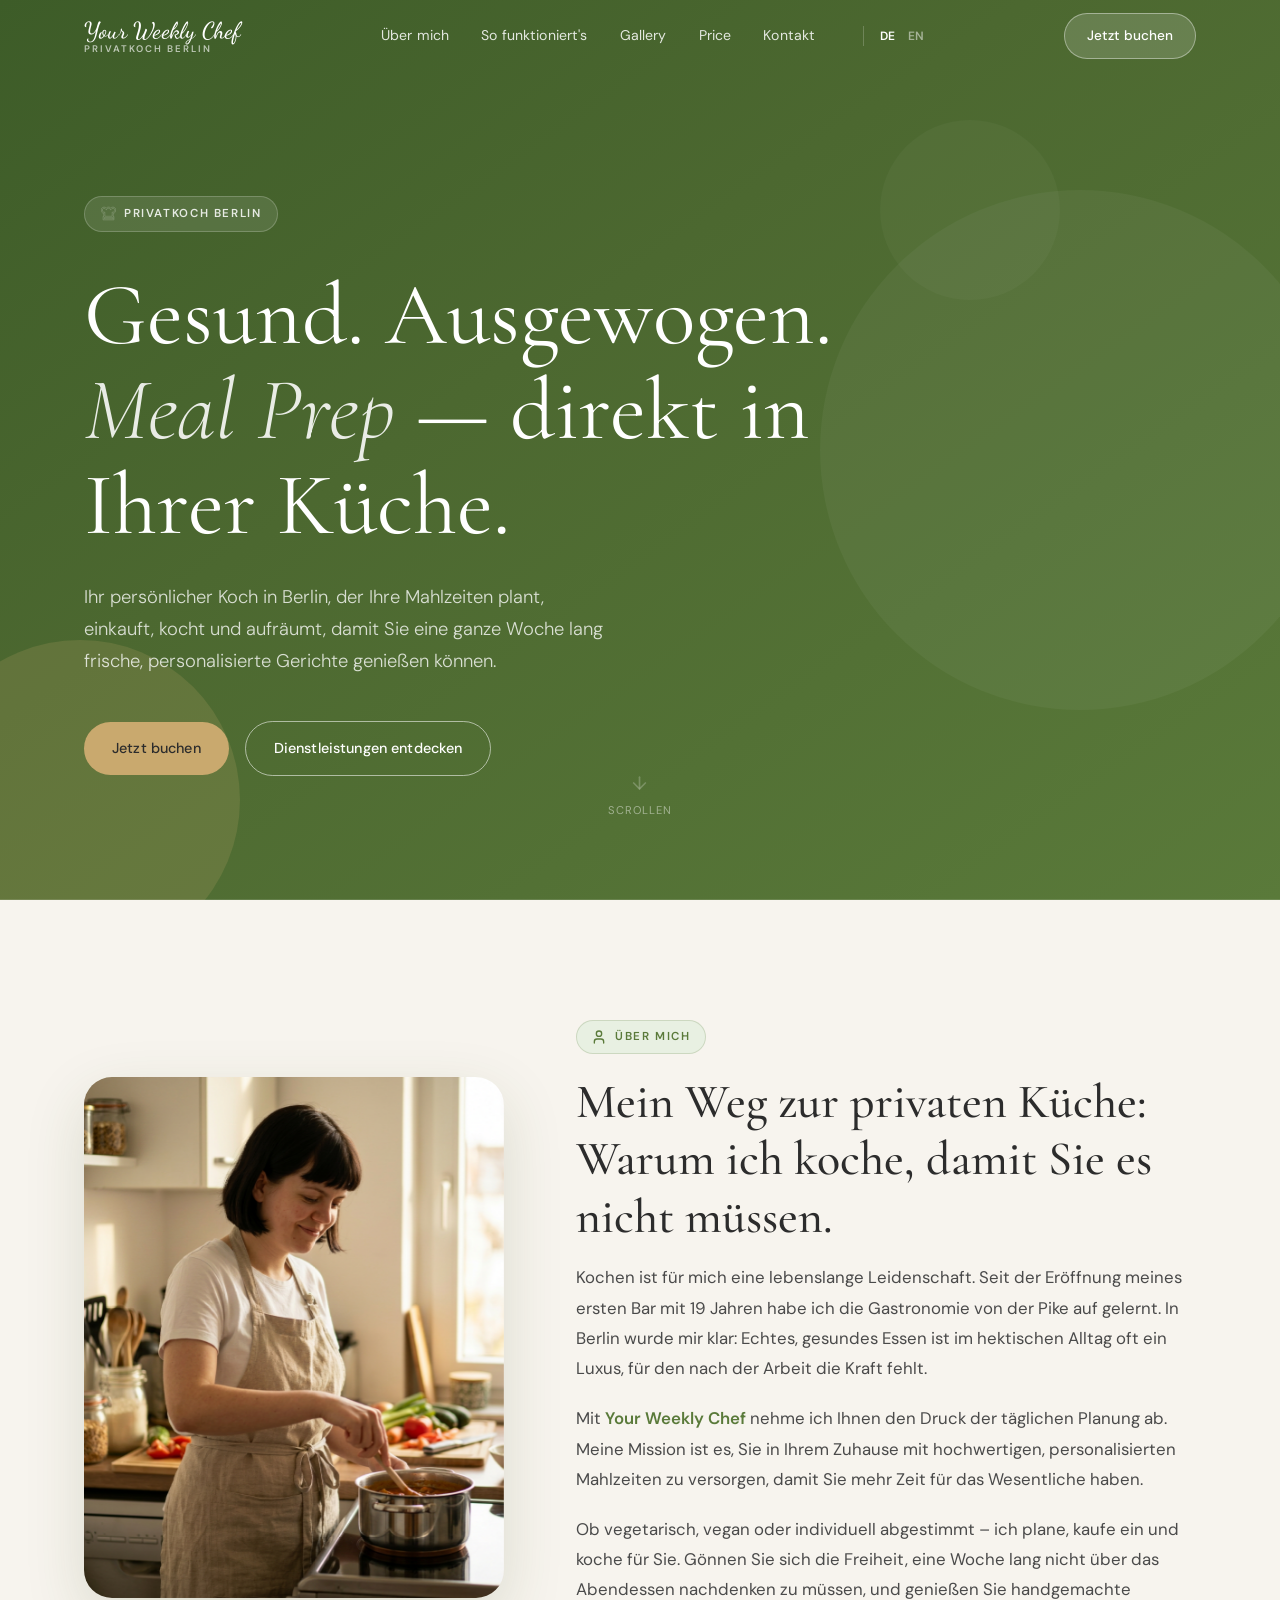
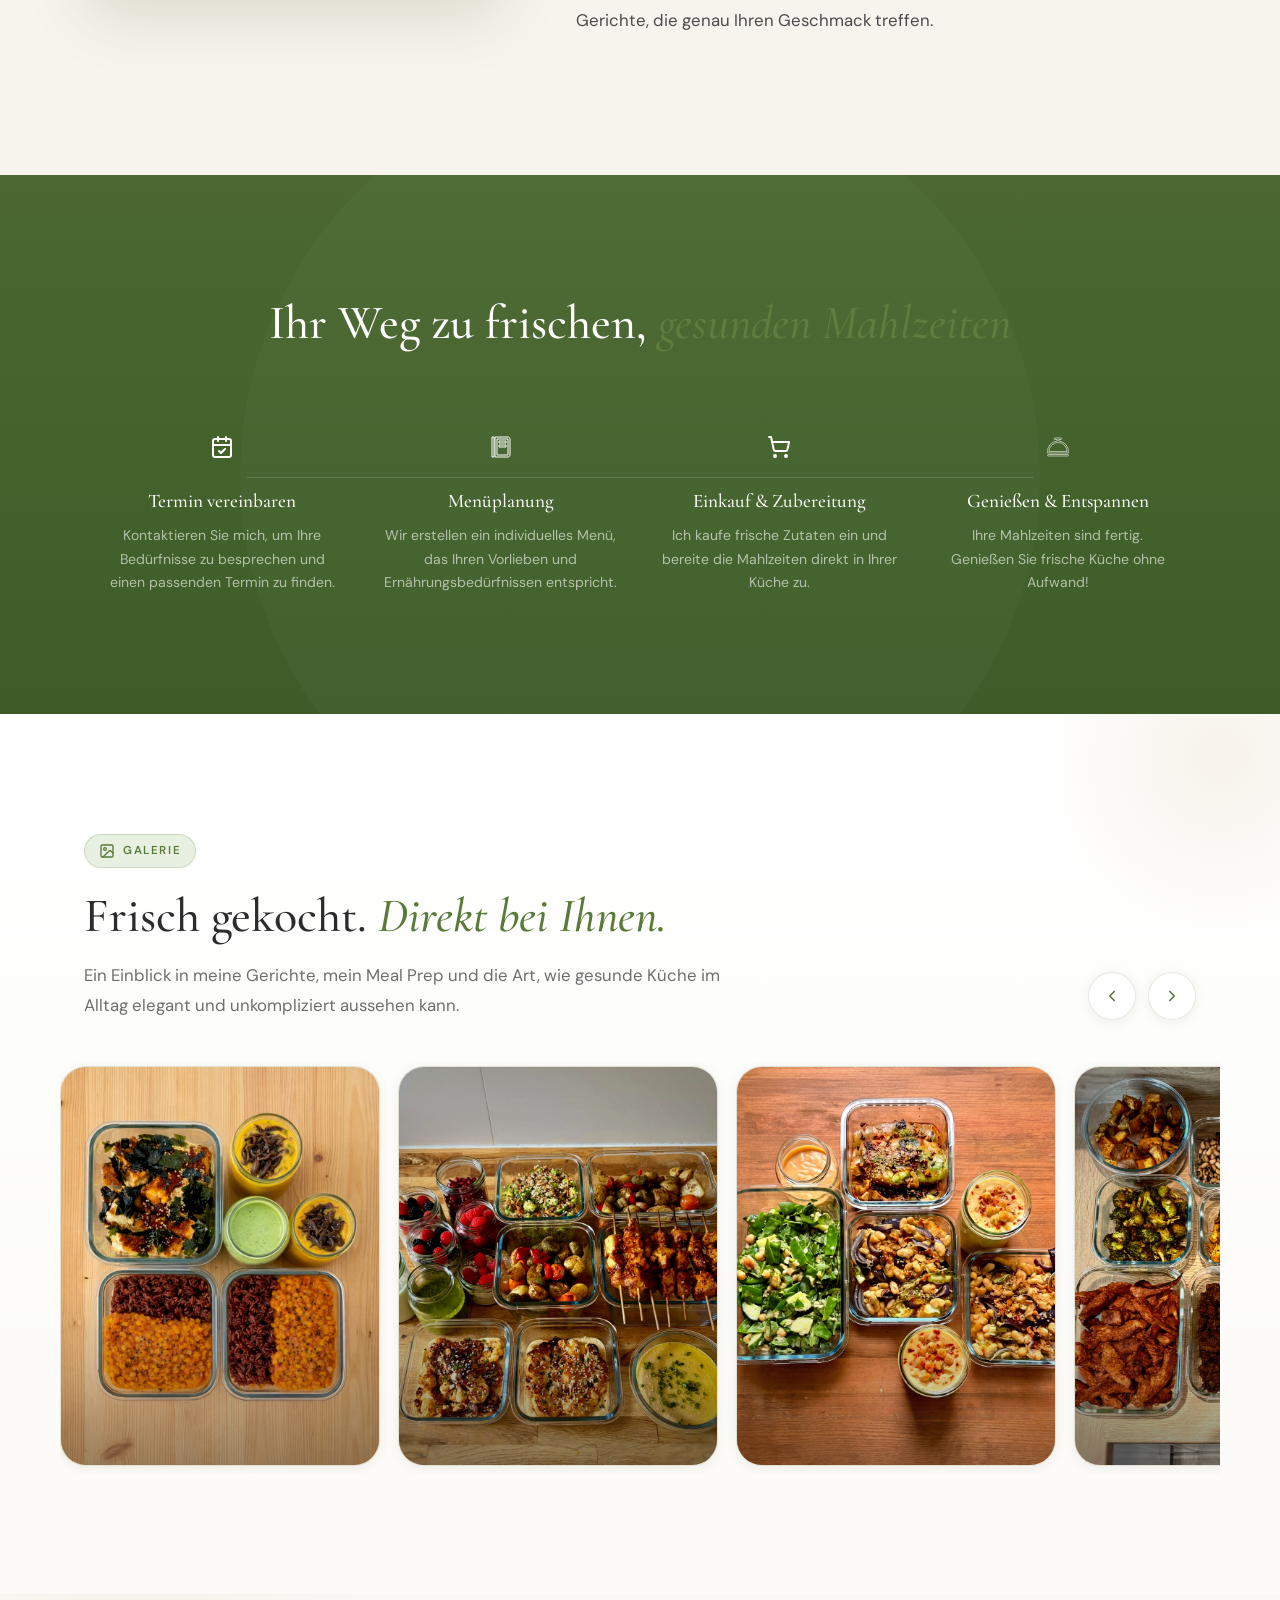
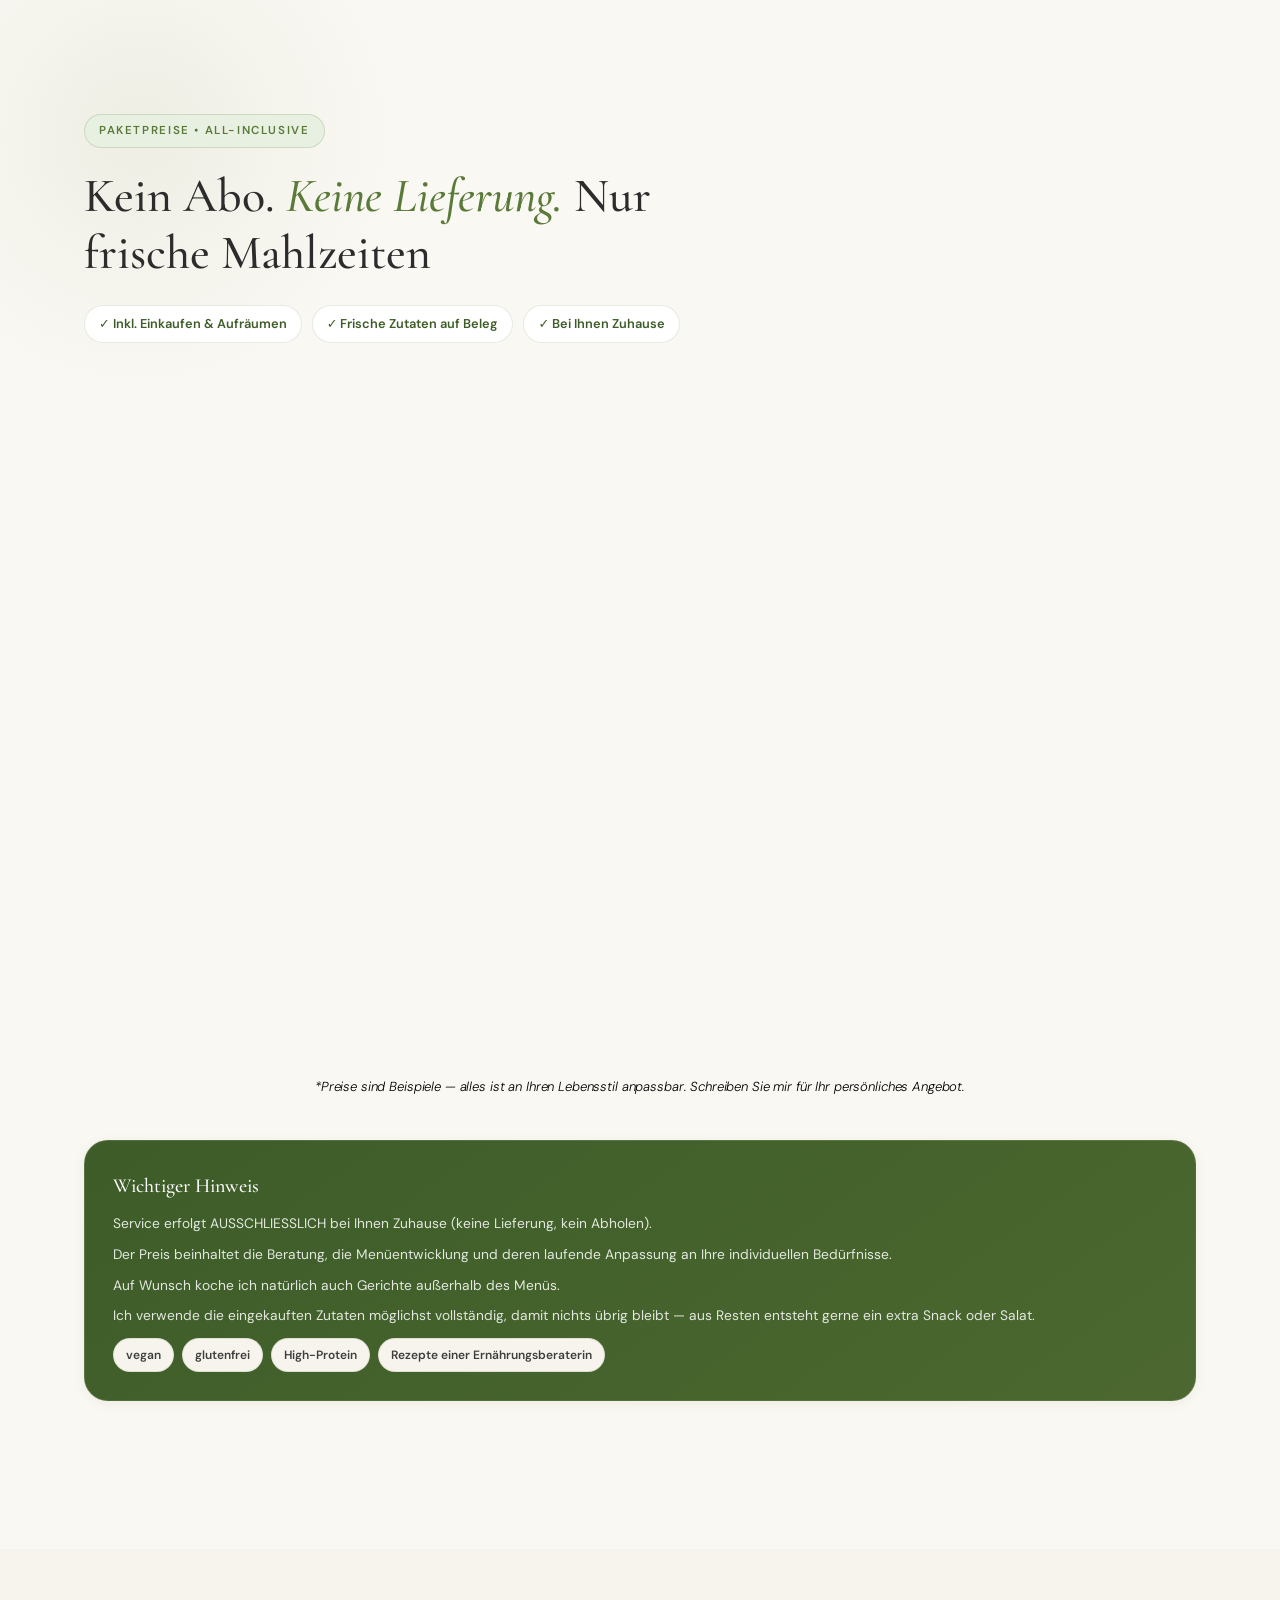
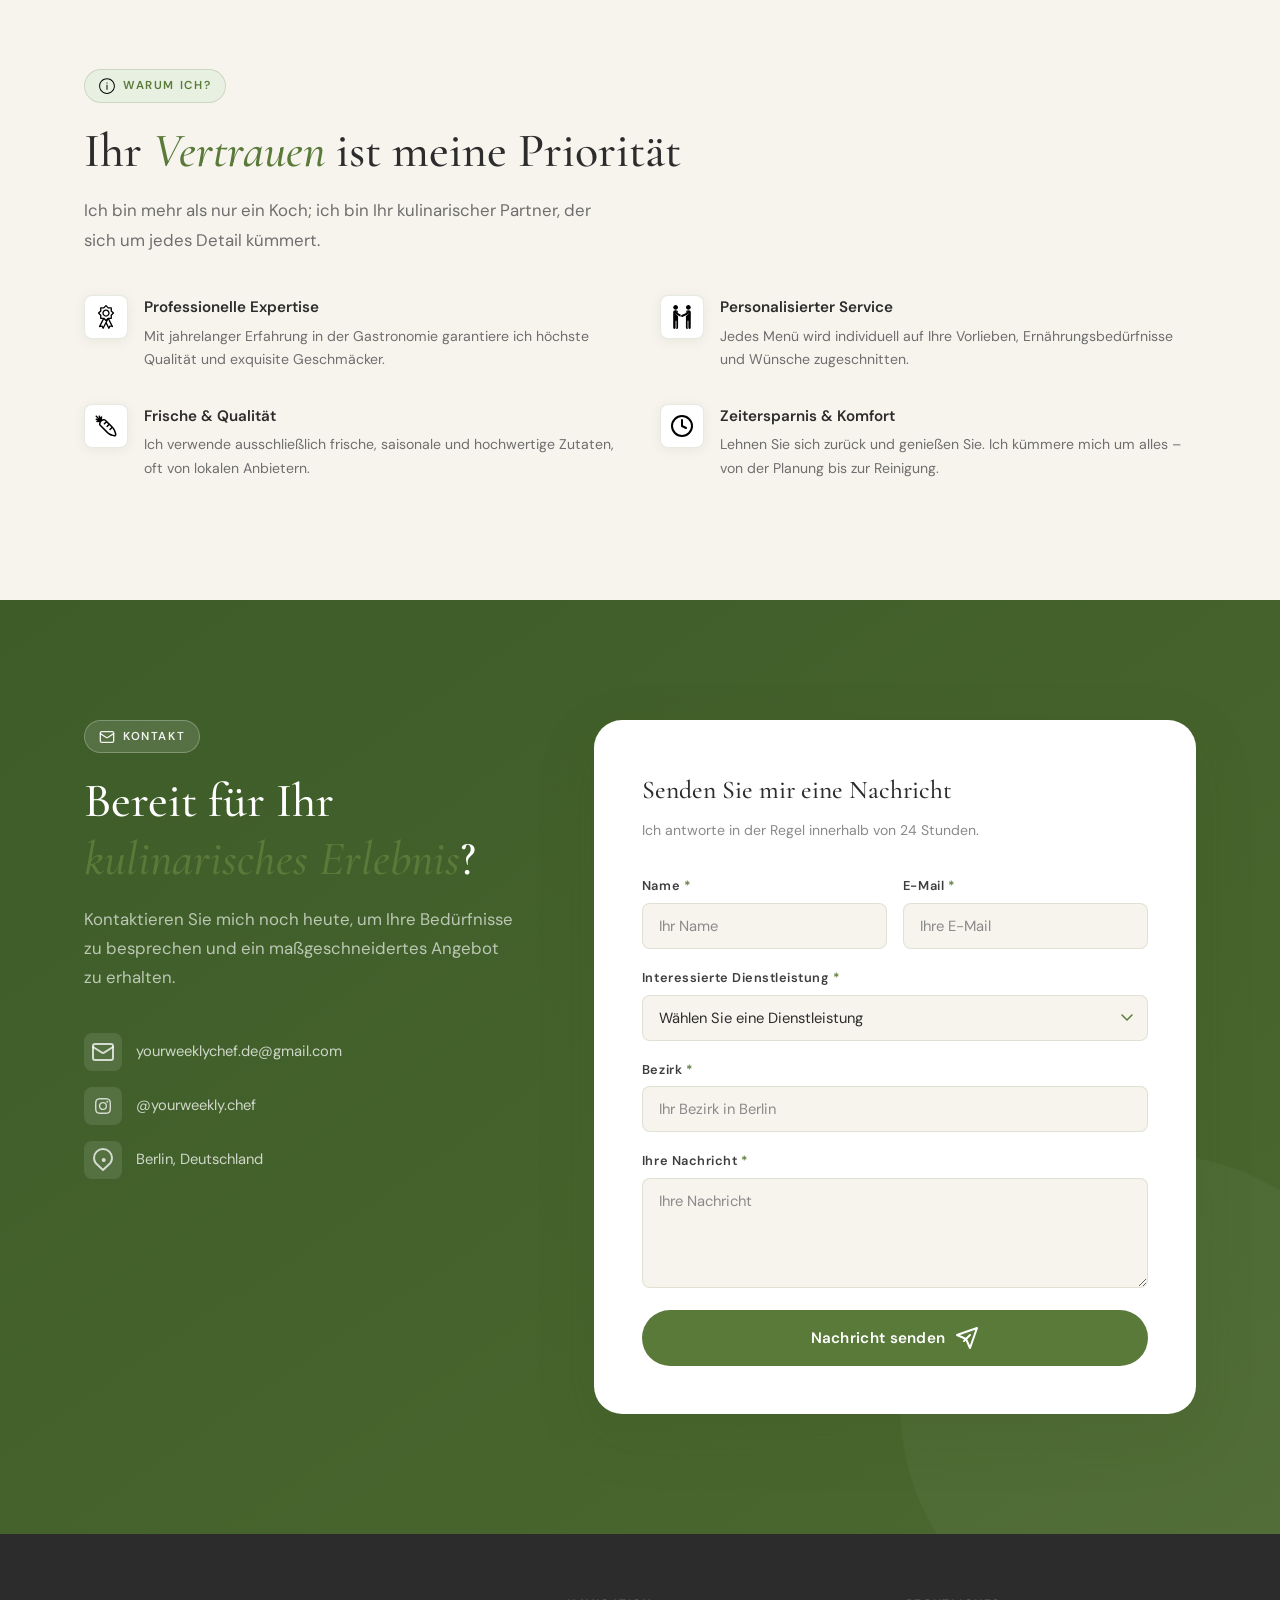
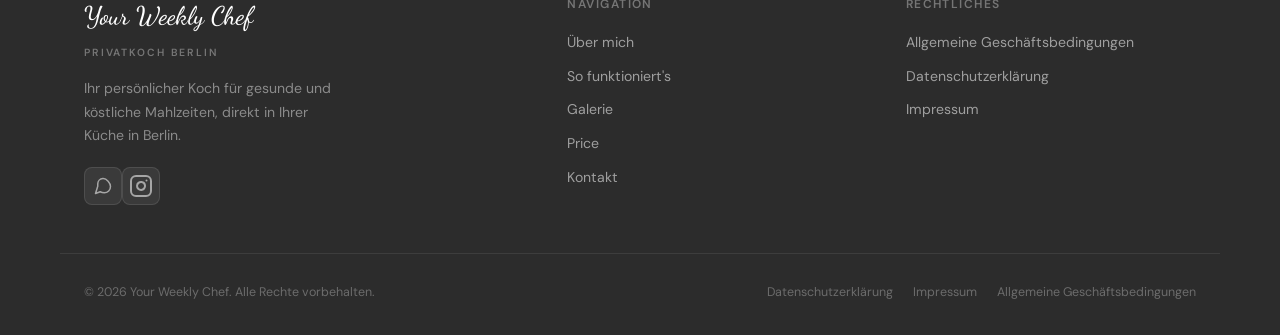
<file: index.html>
<!DOCTYPE html>
<html lang="de">
<head>
  <meta charset="UTF-8" />
  <meta name="viewport" content="width=device-width, initial-scale=1.0" />
  <title>Your Weekly Chef — Privatkoch & Personal Chef Berlin</title>
  <link rel="icon" type="image/png" href="/favicon.png">
  <meta name="description" content="Your Weekly Chef bietet exklusive Privatkoch- und Personal Chef-Dienste in Berlin. Genießen Sie maßgeschneiderte Menüs, Einkauf und Kochen direkt bei Ihnen zu Hause. Buchen Sie jetzt Ihren persönlichen Koch!" />
  <link rel="stylesheet" href="/fonts/fonts.css" />

  <style>
    /* ─── CSS Variables ─────────────────────────────────────────── */
    :root {
      --green-dark:    #3D5C28;
      --green-mid:     #4A6B2F;
      --green-main:    #5A7A3A;
      --green-light:   #6B8F47;
      --green-muted:   #7A9A55;
      --green-hero:    #4C6830;
      --tan:           #C9A96E;
      --tan-light:     #D4B882;
      --tan-pale:      #EDD9B0;
      --mint:          #E8F0E2;
      --mint-mid:      #D6E8CC;
      --cream:         #F7F4EE;
      --cream-dark:    #EDE8DF;
      --white:         #FFFFFF;
      --charcoal:      #2C2C2C;
      --charcoal-mid:  #3E3E3E;
      --text-body:     #4A4A4A;
      --text-light:    #6E6E6E;
      --text-muted:    #8A8A8A;
      --border:        rgba(90,122,58,0.15);
      --shadow-sm:     0 2px 12px rgba(60,80,30,0.08);
      --shadow-md:     0 8px 32px rgba(60,80,30,0.12);
      --shadow-lg:     0 20px 60px rgba(60,80,30,0.15);
      --radius-sm:     8px;
      --radius-md:     16px;
      --radius-lg:     28px;
      --radius-xl:     48px;
      --radius-full:   9999px;
      --font-serif:    'Cormorant Garamond', Georgia, serif;
      --font-sans:     'DM Sans', system-ui, sans-serif;
      --font-script:   'Dancing Script', cursive;
      --transition:    0.3s cubic-bezier(0.4, 0, 0.2, 1);
    }

    /* ─── Reset & Base ──────────────────────────────────────────── */
    *, *::before, *::after { box-sizing: border-box; margin: 0; padding: 0; }

    html {
      scroll-behavior: smooth;
      font-size: 16px;
    }

    body {
      font-family: var(--font-sans);
      color: var(--text-body);
      background: var(--cream);
      line-height: 1.7;
      overflow-x: hidden;
    }

    img { display: block; max-width: 100%; }
    a { text-decoration: none; color: inherit; }
    button { cursor: pointer; font-family: var(--font-sans); border: none; }
    ul { list-style: none; }

    /* ─── Utility ───────────────────────────────────────────────── */
    .container {
      width: 100%;
      max-width: 1160px;
      margin: 0 auto;
      padding: 0 24px;
    }

    .section-label {
      display: inline-flex;
      align-items: center;
      gap: 8px;
      font-family: var(--font-sans);
      font-size: 0.72rem;
      font-weight: 600;
      letter-spacing: 0.14em;
      text-transform: uppercase;
      color: var(--green-main);
      background: var(--mint);
      border: 1px solid rgba(90,122,58,0.2);
      padding: 6px 14px;
      border-radius: var(--radius-full);
      margin-bottom: 20px;
    }

    .section-label--white {
      color: rgba(255,255,255,0.9);
      background: rgba(255,255,255,0.12);
      border-color: rgba(255,255,255,0.25);
    }

    .section-title {
      font-family: var(--font-serif);
      font-size: clamp(2rem, 4vw, 3rem);
      font-weight: 500;
      line-height: 1.2;
      color: var(--charcoal);
      margin-bottom: 16px;
    }

    .section-title em {
      font-style: italic;
      color: var(--green-main);
    }

    .section-subtitle {
      font-size: 1.05rem;
      color: var(--text-light);
      max-width: 540px;
      line-height: 1.75;
    }

    .btn {
      display: inline-flex;
      align-items: center;
      gap: 8px;
      padding: 14px 28px;
      border-radius: var(--radius-full);
      font-size: 0.9rem;
      font-weight: 500;
      letter-spacing: 0.01em;
      transition: var(--transition);
      white-space: nowrap;
    }

    .btn-primary {
      background: var(--tan);
      color: var(--charcoal);
    }
    .btn-primary:hover {
      background: var(--tan-light);
      transform: translateY(-1px);
      box-shadow: 0 6px 20px rgba(201,169,110,0.4);
    }

    .btn-outline {
      background: transparent;
      color: var(--white);
      border: 1.5px solid rgba(255,255,255,0.55);
    }
    .btn-outline:hover {
      background: rgba(255,255,255,0.1);
      border-color: rgba(255,255,255,0.8);
    }

    .btn-green {
      background: var(--green-main);
      color: var(--white);
    }
    .btn-green:hover {
      background: var(--green-dark);
      transform: translateY(-1px);
      box-shadow: 0 6px 20px rgba(90,122,58,0.35);
    }

    .btn-outline-green {
      background: transparent;
      color: var(--green-main);
      border: 1.5px solid var(--green-main);
    }
    .btn-outline-green:hover {
      background: var(--green-main);
      color: var(--white);
    }

    /* ─── Navigation ────────────────────────────────────────────── */
    .nav {
      position: fixed;
      top: 0;
      left: 0;
      right: 0;
      z-index: 100;
      padding: 0 24px;
      transition: var(--transition);
    }

    .nav.scrolled {
      background: rgba(76,104,48,0.97);
      backdrop-filter: blur(12px);
      box-shadow: 0 2px 20px rgba(0,0,0,0.15);
    }

    .nav__inner {
      max-width: 1160px;
      margin: 0 auto;
      height: 72px;
      display: flex;
      align-items: center;
      justify-content: space-between;
      gap: 24px;
    }

    .nav__logo {
      display: flex;
      flex-direction: column;
      line-height: 1;
    }

    .nav__logo-script {
      font-family: var(--font-script);
      font-size: 1.45rem;
      color: var(--white);
      letter-spacing: 0.01em;
    }

    .nav__logo-sub {
      font-family: var(--font-sans);
      font-size: 0.6rem;
      font-weight: 600;
      letter-spacing: 0.2em;
      text-transform: uppercase;
      color: rgba(255,255,255,0.65);
      margin-top: 2px;
    }

    .nav__links {
      display: flex;
      align-items: center;
      gap: 32px;
    }

    .nav__links a {
      font-size: 0.88rem;
      font-weight: 400;
      color: rgba(255,255,255,0.85);
      letter-spacing: 0.01em;
      transition: color var(--transition);
      position: relative;
    }

    .nav__links a::after {
      content: '';
      position: absolute;
      bottom: -3px;
      left: 0;
      width: 0;
      height: 1px;
      background: var(--tan);
      transition: width var(--transition);
    }

    .nav__links a:hover {
      color: var(--white);
    }

    .nav__links a:hover::after {
      width: 100%;
    }

    .nav__cta {
      background: rgba(255,255,255,0.15);
      color: var(--white);
      border: 1.5px solid rgba(255,255,255,0.4);
      padding: 10px 22px;
      border-radius: var(--radius-full);
      font-size: 0.85rem;
      font-weight: 500;
      transition: var(--transition);
    }

    .nav__cta:hover {
      background: var(--tan);
      border-color: var(--tan);
      color: var(--charcoal);
    }

    .nav__hamburger {
      display: none;
      flex-direction: column;
      gap: 5px;
      background: none;
      padding: 4px;
    }

    .nav__hamburger span {
      display: block;
      width: 24px;
      height: 2px;
      background: var(--white);
      border-radius: 2px;
      transition: var(--transition);
    }

    .nav__mobile {
      display: none;
      position: fixed;
      top: 72px;
      left: 0;
      right: 0;
      background: rgba(60,85,35,0.98);
      backdrop-filter: blur(12px);
      padding: 24px;
      z-index: 99;
      flex-direction: column;
      gap: 4px;
      border-top: 1px solid rgba(255,255,255,0.1);
    }

    .nav__mobile.open { display: flex; }

    .nav__mobile a {
      color: rgba(255,255,255,0.85);
      font-size: 1rem;
      padding: 12px 0;
      border-bottom: 1px solid rgba(255,255,255,0.08);
      transition: color var(--transition);
    }

    .nav__mobile a:hover { color: var(--tan); }

    .nav__mobile .btn-primary {
      margin-top: 12px;
      text-align: center;
      justify-content: center;
    }

    /* ─── Hero ──────────────────────────────────────────────────── */
    .hero {
      min-height: 100vh;
      background: linear-gradient(145deg, #3D5C28 0%, #4C6830 40%, #5A7A3A 100%);
      position: relative;
      display: flex;
      align-items: center;
      overflow: hidden;
      padding-top: 72px;
    }

    .hero__orb-1 {
      position: absolute;
      width: 520px;
      height: 520px;
      border-radius: 50%;
      background: rgba(255,255,255,0.045);
      right: -60px;
      top: 50%;
      transform: translateY(-50%);
      pointer-events: none;
    }

    .hero__orb-2 {
      position: absolute;
      width: 320px;
      height: 320px;
      border-radius: 50%;
      background: rgba(201,169,110,0.18);
      left: -80px;
      bottom: -60px;
      pointer-events: none;
    }

    .hero__orb-3 {
      position: absolute;
      width: 180px;
      height: 180px;
      border-radius: 50%;
      background: rgba(255,255,255,0.03);
      right: 220px;
      top: 120px;
      pointer-events: none;
    }

    .hero__divider {
      position: absolute;
      bottom: 0;
      left: 0;
      right: 0;
      height: 1px;
      background: rgba(255,255,255,0.12);
    }

    .hero__inner {
      position: relative;
      z-index: 2;
      padding: 80px 24px;
      max-width: 1160px;
      margin: 0 auto;
      width: 100%;
    }

    .hero__badge {
      display: inline-flex;
      align-items: center;
      gap: 8px;
      font-size: 0.72rem;
      font-weight: 600;
      letter-spacing: 0.14em;
      text-transform: uppercase;
      color: rgba(255,255,255,0.85);
      background: rgba(255,255,255,0.1);
      border: 1px solid rgba(255,255,255,0.2);
      padding: 7px 16px;
      border-radius: var(--radius-full);
      margin-bottom: 36px;
    }

    .hero__badge svg {
      opacity: 0.8;
    }

    .hero__title {
      font-family: var(--font-serif);
      font-size: clamp(3rem, 7vw, 5.5rem);
      font-weight: 400;
      line-height: 1.08;
      color: var(--white);
      margin-bottom: 28px;
      max-width: 820px;
    }

    .hero__title em {
      font-style: italic;
      font-weight: 300;
      color: rgba(255,255,255,0.88);
    }

    .hero__subtitle {
      font-size: clamp(1rem, 2vw, 1.15rem);
      color: rgba(255,255,255,0.78);
      max-width: 520px;
      line-height: 1.75;
      margin-bottom: 44px;
      font-weight: 300;
    }

    .hero__actions {
      display: flex;
      align-items: center;
      gap: 16px;
      flex-wrap: wrap;
    }

    .hero__scroll {
      position: absolute;
      bottom: 36px;
      left: 50%;
      transform: translateX(-50%);
      display: flex;
      flex-direction: column;
      align-items: center;
      gap: 8px;
      color: rgba(255,255,255,0.45);
      font-size: 0.7rem;
      letter-spacing: 0.1em;
      text-transform: uppercase;
      z-index: 2;
      animation: bounce 2.5s ease-in-out infinite;
    }

    .hero__scroll svg { opacity: 0.5; }

    @keyframes bounce {
      0%, 100% { transform: translateX(-50%) translateY(0); }
      50% { transform: translateX(-50%) translateY(6px); }
    }

/* ─── About ─────────────────────────────────────────────────── */
.about {
  padding: 120px 0;
  background: var(--cream);
}

.about__inner {
  display: grid;
  grid-template-columns: minmax(280px, 420px) 1fr;
  gap: 72px;
  align-items: center;
}

.about__visual {
  position: relative;
  width: 100%;
  max-width: 420px;
}

.about__photo-wrap {
  position: relative;
  width: 100%;

  border-radius: var(--radius-lg);
  overflow: hidden;
  background: var(--cream-dark);
  box-shadow: var(--shadow-lg);
  display: flex;
  align-items: center;
  justify-content: center;
  isolation: isolate;
}

.about__chef-photo {
  position: relative;
  z-index: 2;
  width: 100%;
  height: 100%;
  object-fit: cover;
  object-position: top;
  display: block;
  animation: photoReveal 0.8s cubic-bezier(0.22, 1, 0.36, 1) forwards;
}

@keyframes photoReveal {
  0% {
    opacity: 0;
    transform: scale(0.98);
  }
  100% {
    opacity: 1;
    transform: scale(1);
  }
}

.about__content {
  min-width: 0;
}

.about .section-subtitle {
  font-size: 1.05rem;
  color: var(--text-body);
  line-height: 1.8;
  max-width: 62ch;
  margin-bottom: 20px;
}

.about__text {
  font-size: 1.05rem;
  color: var(--text-body);
  line-height: 1.8;
  margin-bottom: 20px;
  max-width: 62ch;
}

.about__text strong {
  color: var(--green-main);
  font-weight: 600;
}

@media (max-width: 1024px) {
  .about__inner {
    grid-template-columns: 1fr;
    gap: 48px;
  }

  .about__visual {
    margin: 0 auto;
    max-width: 420px;
  }

  .about__photo-wrap {

    max-height: 340px;
  }
}

@media (max-width: 768px) {
  .about {
    padding: 88px 0;
    background: var(--white);
  }

  .about__inner {
    gap: 36px;
  }

  .about__visual {
    max-width: 320px;
    width: 100%;
    margin: 0 auto;
  }

  .about__photo-wrap {

    background: var(--white);
    box-shadow: none;
    border: 1px solid var(--border);
  }

  .about .section-subtitle,
  .about__text {
    font-size: 1rem;
    line-height: 1.75;
    max-width: 100%;
  }
}

@media (max-width: 480px) {
  .about__visual {
    max-width: 280px;
  }

  .about__photo-wrap {
    border-radius: 22px;
  }
}








    /* ─── How It Works ──────────────────────────────────────────── */
    .how {
      padding: 120px 0;
      background: linear-gradient(180deg, var(--green-hero) 0%, var(--green-dark) 100%);
      position: relative;
      overflow: hidden;
    }

    .how::before {
      content: '';
      position: absolute;
      top: -100px;
      left: 50%;
      transform: translateX(-50%);
      width: 800px;
      height: 800px;
      border-radius: 50%;
      background: rgba(255,255,255,0.025);
      pointer-events: none;
    }

    .how__header {
      text-align: center;
      margin-bottom: 72px;
    }

    .how__header .section-title {
      color: var(--white);
    }

    .how__header .section-subtitle {
      color: rgba(255,255,255,0.65);
      margin: 0 auto;
    }

    .how__steps {
      display: grid;
      grid-template-columns: repeat(4, 1fr);
      gap: 2px;
      position: relative;
    }

    .how__connector {
      position: absolute;
      top: 52px;
      left: calc(12.5% + 24px);
      right: calc(12.5% + 24px);
      height: 1px;
      background: rgba(255,255,255,0.15);
      z-index: 0;
    }

    .how__step {
      position: relative;
      z-index: 1;
      display: flex;
      flex-direction: column;
      align-items: center;
      text-align: center;
      padding: 0 20px;
    }

    .how__step-icon {
      font-size: 1.8rem;
      margin-bottom: 16px;
    }

    .how__step-title {
      font-family: var(--font-serif);
      font-size: 1.2rem;
      font-weight: 500;
      color: var(--white);
      margin-bottom: 10px;
      line-height: 1.3;
    }

    .how__step-text {
      font-size: 0.88rem;
      color: rgba(255,255,255,0.6);
      line-height: 1.65;
    }



    /* ─── Gallery ─────────────────────────────────────────────── */
    .gallery {
      padding: 120px 0;
      background: linear-gradient(180deg, var(--white) 0%, #fbfaf7 100%);
      position: relative;
      overflow: hidden;
    }

    .gallery::before {
      content: '';
      position: absolute;
      top: -140px;
      right: -120px;
      width: 360px;
      height: 360px;
      border-radius: 50%;
      background: radial-gradient(circle, rgba(201,169,110,0.14) 0%, rgba(201,169,110,0) 70%);
      pointer-events: none;
    }

    .gallery__top {
      display: flex;
      align-items: flex-end;
      justify-content: space-between;
      gap: 24px;
      margin-bottom: 42px;
    }

    .gallery__header .section-subtitle {
      max-width: 640px;
    }

    .gallery__controls {
      display: flex;
      align-items: center;
      gap: 12px;
      flex-shrink: 0;
    }

    .gallery__nav {
      width: 48px;
      height: 48px;
      border-radius: 50%;
      background: var(--white);
      border: 1px solid var(--border);
      color: var(--green-main);
      display: inline-flex;
      align-items: center;
      justify-content: center;
      box-shadow: var(--shadow-sm);
      transition: var(--transition);
    }

    .gallery__nav:hover {
      background: var(--green-main);
      color: var(--white);
      border-color: var(--green-main);
      transform: translateY(-2px);
      box-shadow: var(--shadow-md);
    }

    .gallery__viewport {
      overflow-x: auto;
      overflow-y: hidden;
      scroll-snap-type: x mandatory;
      margin: 0 -24px;
      padding: 4px 24px 8px;
      scrollbar-width: none;
    }

    .gallery__viewport::-webkit-scrollbar { display: none; }

    .gallery__grid {
      display: flex;
      gap: 18px;
      width: max-content;
    }

    .gallery__card {
      position: relative;
      overflow: hidden;
      border-radius: 26px;
      background: var(--cream-dark);
      border: 1px solid rgba(90,122,58,0.08);
      box-shadow: var(--shadow-sm);
      isolation: isolate;
      flex: 0 0 auto;
      width: min(78vw, 320px);
      aspect-ratio: 4 / 5;
      scroll-snap-align: start;
    }

    .gallery__media {
      position: absolute;
      inset: 0;
    }

    .gallery__media img {
      width: 100%;
      height: 100%;
      object-fit: cover;
      filter: saturate(1.06) contrast(1.03);
      transition: transform 0.8s ease, filter 0.6s ease;
    }

    .gallery__card::after {
      content: '';
      position: absolute;
      inset: 0;
      background: linear-gradient(180deg, rgba(20,20,20,0) 0%, rgba(20,20,20,0.02) 55%, rgba(20,20,20,0.38) 100%);
      z-index: 1;
      pointer-events: none;
    }

    .gallery__card:hover img {
      transform: scale(1.06);
    }

    .gallery__overlay {
      position: absolute;
      left: 18px;
      right: 18px;
      bottom: 18px;
      z-index: 2;
    }

    .gallery__caption {
      color: var(--white);
      font-size: 0.92rem;
      line-height: 1.4;
      max-width: 40ch;
    }

    .gallery__caption:empty { display: none; }
  /* ─── Pricing ─────────────────────────────────────────────── */
    .pricing { padding: 120px 0; background: #FAF8F3; position: relative; overflow: hidden; }
    .pricing::before { content:''; position:absolute; left:-120px; top:-120px; width:520px; height:520px; border-radius:50%; background: radial-gradient(circle, rgba(90,122,58,0.08) 0%, rgba(90,122,58,0) 70%); pointer-events:none; }
    .pricing__header { text-align: left; max-width: 720px; margin-bottom: 56px; }
    .pricing__header .section-title { max-width: 640px; }
    .pricing__header .section-title em { color: var(--green-main); }
    .pricing__header .section-subtitle { max-width: 640px; margin-top: 8px; }
    .pricing__valueprop { display:flex; gap:10px; margin-top:22px; flex-wrap:wrap; }
    .pricing__valueprop span { display:inline-flex; align-items:center; gap:8px; font-size:0.8rem; font-weight:600; padding:7px 14px; border-radius:999px; background:var(--white); border:1px solid var(--border); color:var(--green-dark); }
    .pricing__packages { display:grid; grid-template-columns: repeat(2, 1fr); gap:20px; align-items:stretch; margin-bottom: 28px; }
    .pkg-card { position:relative; background:var(--white); border-radius:32px; border:1.5px solid rgba(90,122,58,0.12); padding:36px 32px 32px; box-shadow: var(--shadow-sm); transition: var(--transition); overflow:hidden; display:flex; flex-direction:column; }
    .pkg-card:hover { transform: translateY(-4px); box-shadow: var(--shadow-lg); border-color: rgba(90,122,58,0.22); }
    .pkg-card--popular { border-color: var(--tan); background: linear-gradient(180deg, #FFFEFB 0%, #FFFFFF 100%); box-shadow: 0 18px 50px rgba(201,169,110,0.18); }
    .pkg-card--popular::before { content:''; position:absolute; top:0; left:0; right:0; height:4px; background: linear-gradient(90deg, var(--tan), var(--tan-light)); }
    .pkg-card__badge { position:absolute; top:18px; right:18px; background: var(--tan); font-size:0.68rem; font-weight:700; letter-spacing:0.08em; text-transform:uppercase; padding:6px 12px; border-radius:999px; }
    .pkg-card__top { display:flex; justify-content:space-between; align-items:center; margin-bottom:18px; }
    .pkg-card__label { font-size:0.72rem; font-weight:700; letter-spacing:0.14em; text-transform:uppercase; color: var(--green-main); background: var(--mint); border:1px solid rgba(90,122,58,0.18); padding:6px 12px; border-radius:999px; }
    .pkg-card--popular .pkg-card__label { background: var(--charcoal); color: var(--tan-pale);  }
    .pkg-card__persons { font-family: var(--font-serif); font-size:1.55rem; font-weight:500; color: var(--charcoal); line-height:1; }
    .pkg-card__price-row { display:flex; align-items:baseline; gap:12px; flex-wrap:wrap; margin-bottom:18px; }
    .pkg-card__price { font-family: var(--font-serif); font-size: clamp(2.8rem, 5vw, 4rem); line-height:0.9; font-weight:500; color: var(--charcoal); }
    .pkg-card__price span { font-size:0.55em; font-weight:400; margin-left:2px; }
    .pkg-card__price-note { font-size:0.85rem; color: var(--text-muted); background: var(--cream); padding:5px 12px; border-radius:999px; border:1px solid var(--border); }
    .pkg-card__breakdown { display:flex; gap:8px; flex-wrap:wrap; margin-bottom:22px; }
    .pkg-card__breakdown-item { display:inline-flex; align-items:center; gap:6px; font-size:0.78rem; font-weight:500; color: var(--text-body); background: #F7F4EE; border:1px dashed rgba(90,122,58,0.2); padding:8px 12px; border-radius:999px; }
    .pkg-card__breakdown-item strong { color: var(--charcoal); font-weight:700; }
    .pkg-card__breakdown-plus { display:inline-flex; align-items:center; justify-content:center; width:28px; height:28px; border-radius:50%; background: var(--white); border:1px solid var(--border); color: var(--text-muted); font-weight:700; font-size:0.9rem; }
    .pkg-card__includes-title { font-size:0.72rem; font-weight:700; letter-spacing:0.12em; text-transform:uppercase; color: var(--text-muted); margin-bottom:12px; }
    .pkg-card__list { display:grid; gap:10px; margin-bottom:24px; flex:1; }
    .pkg-card__list li { display:flex; align-items:flex-start; gap:10px; font-size:0.92rem; color: var(--text-body); line-height:1.5; }
    .pkg-card__check { width:22px; height:22px; border-radius:50%; background: var(--mint); border:1px solid rgba(90,122,58,0.18); display:flex; align-items:center; justify-content:center; color: var(--green-main); flex-shrink:0; margin-top:1px; }
    .pkg-card__muted { font-size:0.82rem; color: var(--text-muted); background: var(--cream); border-radius:14px; padding:12px 14px; border:1px solid var(--border); line-height:1.6; margin-bottom:20px; }
    .pkg-card__cta { width:100%; justify-content:center; padding:15px; font-size:0.92rem; font-weight:600; margin-top:auto; }
    .pricing__note { position:relative; z-index:1; display:block; width:100%; margin:10px 0 44px; color:black; font-size:clamp(0.62rem, 2.6vw, 0.82rem); font-style:italic; line-height:1.4; letter-spacing:-0.01em; text-align:center; }
    /* Info grid */
    .pricing__info-grid { display:grid; grid-template-columns: 1fr; gap:24px; margin-bottom:28px; }
    .info-card { min-width:0; background:var(--white); border-radius:24px; border:1px solid var(--border); padding:28px; box-shadow: var(--shadow-sm); }
    .info-card--dark { background: linear-gradient(145deg, var(--green-dark) 0%, var(--green-hero) 100%); color:var(--white); border-color: rgba(255,255,255,0.1); }
    .info-card h4 { font-family: var(--font-serif); font-size:1.25rem; font-weight:500; color: var(--charcoal); margin-bottom:10px; }
    .info-card--dark h4 { color: var(--white); }
    .info-card p { font-size:0.88rem; color: var(--text-light); line-height:1.7; margin-bottom:14px; }
    .info-card--dark p { color: rgba(255,255,255,0.72); }
    .info-card__list { display:grid; gap:10px; }
    .info-card__list li { display:flex; gap:10px; font-size:0.86rem; line-height:1.5; }
    .info-card__list li span:first-child { color: var(--green-main); font-weight:700; }
    .info-card--dark .info-card__list li { color: rgba(255,255,255,0.85); }
    .info-card--dark .info-card__list li span:first-child { color: var(--tan-pale); }
    .menu-chips { display:flex; flex-wrap:wrap; gap:8px; margin-top:12px; }
    .menu-chips span { font-size:0.75rem; font-weight:600; padding:6px 12px; border-radius:999px; background: var(--cream); border:1px solid var(--border); color: var(--charcoal-mid); }
    .menu-chips span.extra { background: var(--tan-pale); border-color: var(--tan); color: var(--charcoal); }
    .warning-box { display:flex; align-items:flex-start; gap:10px; margin-top:18px; padding:14px; background:#F3F6EF; border:1px solid rgba(90,122,58,0.18); border-radius:16px; }
    .warning-box__icon { width:28px; height:28px; border-radius:50%; background:#FFEFD0; color:#9A7A3E; display:flex; align-items:center; justify-content:center; flex-shrink:0; }
    .warning-box--menu .warning-box__icon { background:#E8F0E2; color:var(--green-main); }
    .warning-box p { min-width:0; font-size:0.82rem; line-height:1.6; color:var(--text-body); margin:0; }

    @media (max-width: 1024px) {
      .nav__links,
      .nav__cta { display: none; }

      .nav__hamburger { display: flex; }

      .pricing__packages { grid-template-columns: 1fr; }
      .pricing__info-grid { grid-template-columns: 1fr; gap:28px; }
    }
    @media (max-width: 768px) {
      .pricing { padding: 88px 0; }
      .pricing__header { margin-bottom:40px; }
      .pricing__valueprop { gap:8px; margin-top:18px; }
      .pricing__valueprop span { padding:6px 10px; font-size:0.72rem; }
      .pricing__packages { gap:16px; margin-bottom:20px; }
      .pkg-card { padding:28px 22px 24px; border-radius:26px; }
      .pkg-card__top { align-items:flex-start; gap:12px; }
      .pkg-card__persons { padding-top:4px; font-size:1.4rem; text-align:right; }
      .pkg-card__price-row { gap:8px; margin-bottom:16px; }
      .pkg-card__price-note { font-size:0.76rem; padding:4px 9px; }
      .pkg-card__breakdown { display:grid; grid-template-columns:1fr; gap:7px; margin-bottom:20px; }
      .pkg-card__breakdown-item { justify-content:center; min-height:36px; text-align:center; }
      .pkg-card__breakdown-plus { justify-self:center; width:24px; height:24px; }
      .pricing__note { margin:14px 0 30px; }
      .pricing__info-grid { gap:28px; margin-bottom:24px; }
      .info-card { padding:24px 20px; border-radius:22px; }
      .info-card h4 { font-size:1.4rem; margin-bottom:8px; }
      .info-card p { font-size:0.86rem; line-height:1.65; }
      .menu-chips { gap:7px; margin-top:14px; }
      .menu-chips span { padding:6px 10px; font-size:0.72rem; }
      .warning-box { gap:9px; padding:13px; }
      .warning-box__icon { width:26px; height:26px; }
      .warning-box p { font-size:0.8rem; }

      .gallery { padding: 88px 0; }
      .gallery__top { align-items: flex-start; flex-direction: column; margin-bottom: 28px; }
      .gallery__card { width: min(84vw, 300px); }
      .gallery__overlay { left: 16px; right: 16px; bottom: 16px; }
    }


    /* ─── Why Me ────────────────────────────────────────────────── */
    .why {
      padding: 120px 0;
      background: var(--cream);
    }

    .why__inner {
      display: block;
    }

    .why__list {
      margin-top: 40px;
      display: grid;
      grid-template-columns: repeat(2, 1fr); /* Выстроено в два ряда/колонки */
      gap: 32px 40px;
    }

    .why__item {
      display: flex;
      align-items: flex-start;
      gap: 16px;
    }

    .why__item-icon {
      width: 44px;
      height: 44px;
      border-radius: var(--radius-sm);
      background: var(--white);
      border: 1px solid var(--border);
      display: flex;
      align-items: center;
      justify-content: center;
      font-size: 1.2rem;
      flex-shrink: 0;
      box-shadow: var(--shadow-sm);
    }

    .why__item-title {
      font-family: var(--font-sans);
      font-size: 0.95rem;
      font-weight: 600;
      color: var(--charcoal);
      margin-bottom: 4px;
    }

    .why__item-text {
      font-size: 0.88rem;
      color: var(--text-light);
      line-height: 1.65;
    }


    /* ─── Booking / Contact ─────────────────────────────────────── */
    .contact {
      padding: 120px 0;
      background: linear-gradient(145deg, var(--green-dark) 0%, var(--green-hero) 100%);
      position: relative;
      overflow: hidden;
    }

    .contact::before {
      content: '';
      position: absolute;
      bottom: -120px;
      right: -120px;
      width: 500px;
      height: 500px;
      border-radius: 50%;
      background: rgba(255,255,255,0.03);
      pointer-events: none;
    }

    .contact__inner {
      display: grid;
      grid-template-columns: 1fr 1.4fr;
      gap: 80px;
      align-items: start;
      position: relative;
      z-index: 1;
    }

    .contact__info .section-title { color: var(--white); }
    .contact__info .section-subtitle { color: rgba(255,255,255,0.65); }

    .contact__details {
      margin-top: 40px;
      display: flex;
      flex-direction: column;
      gap: 16px;
    }

    .contact__detail {
      display: flex;
      align-items: center;
      gap: 14px;
      color: rgba(255,255,255,0.75);
      font-size: 0.92rem;
    }

    .contact__detail-icon {
      width: 38px;
      height: 38px;
      border-radius: var(--radius-sm);
      background: rgba(255,255,255,0.1);
      display: flex;
      align-items: center;
      justify-content: center;
      font-size: 1rem;
      flex-shrink: 0;
    }

    .contact__form-wrap {
      background: var(--white);
      border-radius: var(--radius-lg);
      padding: 48px;
      box-shadow: var(--shadow-lg);
    }

    .contact__form-title {
      font-family: var(--font-serif);
      font-size: 1.6rem;
      font-weight: 500;
      color: var(--charcoal);
      margin-bottom: 8px;
    }

    .contact__form-sub {
      font-size: 0.88rem;
      color: var(--text-muted);
      margin-bottom: 32px;
    }

    .form {
      display: flex;
      flex-direction: column;
      gap: 18px;
    }

    .form__row {
      display: grid;
      grid-template-columns: 1fr 1fr;
      gap: 16px;
    }

    .form__group {
      display: flex;
      flex-direction: column;
      gap: 6px;
    }

    .form__label {
      font-size: 0.8rem;
      font-weight: 600;
      letter-spacing: 0.04em;
      color: var(--charcoal-mid);
    }

    .form__label span {
      color: var(--green-main);
    }

    .form__input,
    .form__select,
    .form__textarea {
      font-family: var(--font-sans);
      font-size: 0.92rem;
      color: var(--charcoal);
      background: var(--cream);
      border: 1.5px solid rgba(90,122,58,0.15);
      border-radius: var(--radius-sm);
      padding: 12px 16px;
      transition: var(--transition);
      outline: none;
      width: 100%;
    }

    .form__input::placeholder,
    .form__textarea::placeholder { color: var(--text-muted); }

    .form__input:focus,
    .form__select:focus,
    .form__textarea:focus {
      border-color: var(--green-main);
      background: var(--white);
      box-shadow: 0 0 0 3px rgba(90,122,58,0.1);
    }

    .form__input.error,
    .form__select.error,
    .form__textarea.error {
      border-color: #e05252;
      box-shadow: 0 0 0 3px rgba(224,82,82,0.1);
    }

    .form__error {
      font-size: 0.75rem;
      color: #e05252;
      display: none;
    }

    .form__error.visible { display: block; }

    .form__textarea {
      resize: vertical;
      min-height: 110px;
    }

    .form__select {
      appearance: none;
      background-image: url("data:image/svg+xml,%3Csvg xmlns='http://www.w3.org/2000/svg' width='12' height='8' viewBox='0 0 12 8'%3E%3Cpath d='M1 1l5 5 5-5' stroke='%235A7A3A' stroke-width='1.5' fill='none' stroke-linecap='round'/%3E%3C/svg%3E");
      background-repeat: no-repeat;
      background-position: right 14px center;
      padding-right: 36px;
    }

    .form__submit {
      width: 100%;
      padding: 16px;
      background: var(--green-main);
      color: var(--white);
      border: none;
      border-radius: var(--radius-full);
      font-size: 0.95rem;
      font-weight: 600;
      letter-spacing: 0.02em;
      cursor: pointer;
      transition: var(--transition);
      display: flex;
      align-items: center;
      justify-content: center;
      gap: 10px;
      margin-top: 4px;
    }

    .form__submit:hover {
      background: var(--green-dark);
      transform: translateY(-1px);
      box-shadow: 0 6px 20px rgba(90,122,58,0.35);
    }

    .form__submit:active { transform: translateY(0); }

    .form__success {
      display: none;
      text-align: center;
      padding: 32px 0;
    }

    .form__success.visible { display: block; }

    .form__success-icon {
      font-size: 3rem;
      margin-bottom: 16px;
    }

    .form__success-title {
      font-family: var(--font-serif);
      font-size: 1.6rem;
      color: var(--green-main);
      margin-bottom: 8px;
    }

    .form__success-text {
      font-size: 0.92rem;
      color: var(--text-light);
    }

    /* ─── Footer ────────────────────────────────────────────────── */
    .footer {
      background: var(--charcoal);
      padding: 60px 0 32px;
    }

    .footer__inner {
      display: grid;
      grid-template-columns: 1.5fr 1fr 1fr;
      gap: 48px;
      margin-bottom: 48px;
    }

    .footer__logo {
      font-family: var(--font-script);
      font-size: 1.6rem;
      color: var(--white);
      margin-bottom: 6px;
    }

    .footer__logo-sub {
      font-size: 0.65rem;
      font-weight: 600;
      letter-spacing: 0.18em;
      text-transform: uppercase;
      color: rgba(255,255,255,0.35);
      margin-bottom: 16px;
    }

    .footer__tagline {
      font-size: 0.88rem;
      color: rgba(255,255,255,0.45);
      line-height: 1.65;
      max-width: 260px;
    }

    .footer__social {
      display: flex;
      margin-top: 20px;
    }

    .footer__social-link {
      width: 38px;
      height: 38px;
      border-radius: var(--radius-sm);
      background: rgba(255,255,255,0.07);
      border: 1px solid rgba(255,255,255,0.1);
      display: flex;
      align-items: center;
      justify-content: center;
      color: rgba(255,255,255,0.55);
      font-size: 1rem;
      transition: var(--transition);
    }

    .footer__social-link:hover {
      background: var(--green-main);
      border-color: var(--green-main);
      color: var(--white);
    }

    /* Интерактивная панель WhatsApp */
    .footer__social-wrapper {
      position: relative;
      display: inline-block;
    }

    .wa-panel {
      position: absolute;
      bottom: 54px;
      left: 0;
      width: 290px;
      background: var(--white);
      border: 1px solid var(--border);
      border-radius: var(--radius-md);
      padding: 20px;
      box-shadow: var(--shadow-lg);
      display: none;
      z-index: 110;
      text-align: left;
    }

    .wa-panel::after {
      content: '';
      position: absolute;
      bottom: -7px;
      left: 14px;
      width: 14px;
      height: 14px;
      background: var(--white);
      transform: rotate(45deg);
      border-right: 1px solid var(--border);
      border-bottom: 1px solid var(--border);
    }

    .wa-panel.open {
      display: block;
      animation: waFadeIn 0.25s cubic-bezier(0.4, 0, 0.2, 1);
    }

    @keyframes waFadeIn {
      from { opacity: 0; transform: translateY(8px); }
      to { opacity: 1; transform: translateY(0); }
    }

    .wa-panel__header {
      display: flex;
      justify-content: space-between;
      align-items: center;
      margin-bottom: 10px;
    }

    .wa-panel__title {
      font-family: var(--font-sans);
      font-weight: 600;
      font-size: 0.95rem;
      color: var(--charcoal);
      display: flex;
      align-items: center;
      gap: 6px;
    }

    .wa-panel__close {
      background: none;
      border: none;
      font-size: 1.3rem;
      color: var(--text-muted);
      line-height: 1;
      padding: 2px;
    }

    .wa-panel__close:hover { color: var(--charcoal); }

    .wa-panel__text {
      font-size: 0.85rem;
      color: var(--text-light);
      margin-bottom: 16px;
      line-height: 1.5;
    }

    .wa-panel__btn {
      padding: 10px 16px;
      font-size: 0.85rem;
      width: 100%;
      justify-content: center;
      background: #25D366 !important;
      color: #FFFFFF !important;
      border-radius: var(--radius-full);
      font-weight: 600;
      box-shadow: 0 4px 12px rgba(37,211,102,0.25);
    }

    .wa-panel__btn:hover {
      background: #1BD75E !important;
      transform: translateY(-1px);
      box-shadow: 0 6px 16px rgba(37,211,102,0.35);
    }

    .footer__col-title {
      font-size: 0.75rem;
      font-weight: 700;
      letter-spacing: 0.12em;
      text-transform: uppercase;
      color: rgba(255,255,255,0.35);
      margin-bottom: 16px;
    }

    .footer__links {
      display: flex;
      flex-direction: column;
      gap: 10px;
    }

    .footer__links a {
      font-size: 0.88rem;
      color: rgba(255,255,255,0.55);
      transition: color var(--transition);
    }

    .footer__links a:hover { color: var(--tan); }

    .footer__bottom {
      border-top: 1px solid rgba(255,255,255,0.08);
      padding-top: 28px;
      display: flex;
      align-items: center;
      justify-content: space-between;
      gap: 16px;
      flex-wrap: wrap;
    }

    .footer__copy {
      font-size: 0.78rem;
      color: rgba(255,255,255,0.3);
    }

    .footer__bottom-links {
      display: flex;
      gap: 20px;
    }

    .footer__bottom-links a {
      font-size: 0.78rem;
      color: rgba(255,255,255,0.3);
      transition: color var(--transition);
    }

    .footer__bottom-links a:hover { color: rgba(255,255,255,0.6); }

    /* ─── Responsive ────────────────────────────────────────────── */
    @media (max-width: 1024px) {
      .about__inner,
      .contact__inner {
        grid-template-columns: 1fr;
        gap: 48px;
      }

      .about__photo-wrap {
        max-height: 340px;
      }

      .how__steps {
        grid-template-columns: repeat(2, 1fr);
        gap: 40px;
      }

      .how__connector { display: none; }

      .footer__inner {
        grid-template-columns: 1fr 1fr;
      }
    }

    @media (max-width: 768px) {
      .hero__title { font-size: clamp(2.4rem, 8vw, 3.5rem); }

      .how__steps {
        grid-template-columns: 1fr;
        gap: 32px;
      }

      .why__list {
        grid-template-columns: 1fr;
        gap: 24px;
      }

      .form__row {
        grid-template-columns: 1fr;
      }

      .contact__form-wrap {
        padding: 32px 24px;
      }

      .footer__inner {
        grid-template-columns: 1fr;
        gap: 32px;
      }

      .footer__bottom {
        flex-direction: column;
        align-items: flex-start;
      }
    }

    @media (max-width: 480px) {
      .hero__actions {
        flex-direction: column;
        align-items: flex-start;
      }

      .btn { width: 100%; justify-content: center; }

      .wa-panel {
        width: 260px;
        left: -20px;
      }
      .wa-panel::after {
        left: 32px;
      }
    }

    /* ─── Animations ────────────────────────────────────────────── */
    .fade-up {
      opacity: 0;
      transform: translateY(28px);
      transition: opacity 0.65s ease, transform 0.65s ease;
    }

    .fade-up.visible {
      opacity: 1;
      transform: translateY(0);
    }

    .fade-up-delay-1 { transition-delay: 0.1s; }
    .fade-up-delay-2 { transition-delay: 0.2s; }
    .fade-up-delay-3 { transition-delay: 0.3s; }
    .fade-up-delay-4 { transition-delay: 0.4s; }

    /* ─── Scroll indicator ──────────────────────────────────────── */
    .scroll-progress {
      position: fixed;
      top: 0;
      left: 0;
      width: 0%;
      height: 3px;
      background: var(--tan);
      z-index: 100;
    }

    /* ─── Language Switcher ─────────────────────────────────────── */
    .nav__lang-switcher {
      display: flex;
      gap: 12px;
      margin-left: 16px;
      padding-left: 16px;
      border-left: 1px solid rgba(255,255,255,0.2);
    }

    .lang-link {
      font-size: 0.75rem !important;
      font-weight: 600 !important;
      color: rgba(255,255,255,0.5) !important;
      transition: var(--transition);
    }

    .lang-link:hover, .lang-link.active {
      color: var(--white) !important;
    }

  </style>
</head>
<body>

  <div class="scroll-progress"></div>

  <nav class="nav">
    <div class="nav__inner container">
      <a href="/" class="nav__logo">
        <span class="nav__logo-script">Your Weekly Chef</span>
        <span class="nav__logo-sub">Privatkoch Berlin</span>
      </a>

      <div class="nav__links">
        <a href="#about">Über mich</a>
        <a href="#how-it-works">So funktioniert's</a>
        <a href="#gallery">Gallery</a>
        <a href="#pricing">Price</a>
        <a href="#contact">Kontakt</a>
        <div class="nav__lang-switcher">
          <a href="/" class="lang-link active">DE</a>
          <a href="/en/" class="lang-link">EN</a>
        </div>
      </div>

      <a href="#contact" class="nav__cta btn-primary">Jetzt buchen</a>

      <button class="nav__hamburger">
        <span></span>
        <span></span>
        <span></span>
      </button>
    </div>

    <div class="nav__mobile">
      <a href="#about">Über mich</a>
      <a href="#how-it-works">So funktioniert's</a>
      <a href="#gallery">Galerie</a>
      <a href="#pricing">Price</a>
      <a href="#contact">Kontakt</a>
      <a href="#contact" class="btn-primary">Jetzt buchen</a>
      <div class="nav__lang-switcher">
        <a href="/" class="lang-link active">DE</a>
        <a href="/en/" class="lang-link">EN</a>
      </div>
    </div>
  </nav>

  <main>
    <section class="hero">
      <div class="hero__orb-1"></div>
      <div class="hero__orb-2"></div>
      <div class="hero__orb-3"></div>
      <div class="hero__divider"></div>

      <div class="hero__inner container">
        <div class="hero__badge">
<svg version="1.1" id="Capa_1" xmlns="http://www.w3.org/2000/svg" xmlns:xlink="http://www.w3.org/1999/xlink" x="0px" y="0px" viewBox="0 0 150 150" style="enable-background:new 0 0 392.262 392.262;" xml:space="preserve" width="15" height="15" fill="none" stroke="#FFFFFF" stroke-width="2" stroke-linecap="round" stroke-linejoin="round"><path id="XMLID_786_" d="M150 42.041c0 -17.144 -13.948 -31.092 -31.093 -31.092 -8.305 0 -16.191 3.359 -21.953 9.094 -5.762 -5.734 -13.649 -9.094 -21.954 -9.094s-16.191 3.359 -21.954 9.093c-5.762 -5.734 -13.649 -9.093 -21.954 -9.093C13.948 10.948 0 24.896 0 42.041c0 15.761 11.787 28.821 27.009 30.825v31.77h-6.501v34.416h108.983v-34.416h-6.501v-31.77c15.221 -2.006 27.009 -15.065 27.009 -30.825m-31.98 85.539h-86.039v-11.472h86.039zM11.472 42.041c0 -10.819 8.802 -19.62 19.621 -19.62 6.976 0 13.486 3.76 16.99 9.812l4.964 8.575 4.964 -8.575c3.504 -6.053 10.014 -9.812 16.99 -9.812s13.486 3.76 16.99 9.813l4.964 8.574 4.964 -8.574c3.504 -6.053 10.014 -9.812 16.99 -9.812 10.819 0 19.621 8.802 19.621 19.62s-8.802 19.621 -19.621 19.621c-0.374 0 -0.781 -0.015 -1.283 -0.047l-6.105 -0.394v41.452h-73.038v-41.452l-6.105 0.394a19.885 19.885 0 0 1 -1.283 0.047C20.274 61.662 11.472 52.86 11.472 42.041"/></svg>
          Privatkoch Berlin
        </div>
        <h1 class="hero__title">Gesund. Ausgewogen. <em>Meal Prep</em> — direkt in Ihrer Küche.</h1>
        <p class="hero__subtitle">Ihr persönlicher Koch in Berlin, der Ihre Mahlzeiten plant, einkauft, kocht und aufräumt, damit Sie eine ganze Woche lang frische, personalisierte Gerichte genießen können.</p>
        <div class="hero__actions">
          <a href="#contact" class="btn btn-primary">Jetzt buchen</a>
          <a href="#services" class="btn btn-outline">Dienstleistungen entdecken</a>
        </div>

        <a href="#about" class="hero__scroll">
          <svg xmlns="http://www.w3.org/2000/svg" width="20" height="20" viewBox="0 0 24 24" fill="none" stroke="currentColor" stroke-width="2" stroke-linecap="round" stroke-linejoin="round" class="lucide lucide-arrow-down"><path d="M12 5v14"/><path d="m19 12-7 7-7-7"/></svg>
          Scrollen
        </a>
      </div>
    </section>

    <section class="about" id="about">
      <div class="container about__inner">
        <div class="about__visual">
          <div class="about__photo-wrap">
            <img src="img/about.png" alt="Your Weekly Chef - Privatkoch Berlin" class="about__chef-photo" />
          </div>
        </div>

        <div class="about__content">
      <div class="section-label">
        <svg xmlns="http://www.w3.org/2000/svg" width="16" height="16" viewBox="0 0 24 24" fill="none" stroke="currentColor" stroke-width="2" stroke-linecap="round" stroke-linejoin="round" class="lucide lucide-user"><path d="M19 21v-2a4 4 0 0 0-4-4H9a4 4 0 0 0-4 4v2"/><circle cx="12" cy="7" r="4"/></svg>
        Über mich
      </div>

      <h2 class="section-title">Mein Weg zur privaten Küche: Warum ich koche, damit Sie es nicht müssen.</h2>

      <p class="section-subtitle">
        Kochen ist für mich eine lebenslange Leidenschaft. Seit der Eröffnung meines ersten Bar mit 19 Jahren habe ich die Gastronomie von der Pike auf gelernt. In Berlin wurde mir klar: Echtes, gesundes Essen ist im hektischen Alltag oft ein Luxus, für den nach der Arbeit die Kraft fehlt.
      </p>
      <p class="about__text">
        Mit <strong>Your Weekly Chef</strong> nehme ich Ihnen den Druck der täglichen Planung ab. Meine Mission ist es, Sie in Ihrem Zuhause mit hochwertigen, personalisierten Mahlzeiten zu versorgen, damit Sie mehr Zeit für das Wesentliche haben.
      </p>
          <p class="about__text">
            Ob vegetarisch, vegan oder individuell abgestimmt – ich plane, kaufe ein und koche für Sie. Gönnen Sie sich die Freiheit, eine Woche lang nicht über das Abendessen nachdenken zu müssen, und genießen Sie handgemachte Gerichte, die genau Ihren Geschmack treffen.
          </p>
        </div>
      </div>
    </section>


    <section class="how" id="how-it-works">
      <div class="container">
        <div class="how__header">
          <h2 class="section-title">Ihr Weg zu frischen, <em>gesunden Mahlzeiten</em></h2>
        </div>

        <div class="how__steps">
          <div class="how__connector"></div>
          <div class="how__step">
            <div class="how__step-icon">
              <svg xmlns="http://www.w3.org/2000/svg" width="24" height="24" viewBox="0 0 24 24" fill="none" stroke="#FFFFFF" stroke-width="2" stroke-linecap="round" stroke-linejoin="round" class="lucide lucide-calendar-check"><rect width="18" height="18" x="3" y="4" rx="2" ry="2"/><path d="M16 2v4"/><path d="M8 2v4"/><path d="M3 10h18"/><path d="m9 16 2 2 4-4"/></svg>
            </div>
            <h3 class="how__step-title">Termin vereinbaren</h3>
            <p class="how__step-text">Kontaktieren Sie mich, um Ihre Bedürfnisse zu besprechen und einen passenden Termin zu finden.</p>
          </div>

          <div class="how__step">
            <div class="how__step-icon">
<!-- License: CC Attribution. Made by boxicons: https://github.com/atisawd/boxicons -->
<svg width="24px" height="24px" viewBox="0 0 24 24" fill="none" stroke="#FFFFFF"  xmlns="http://www.w3.org/2000/svg"><path d="M3 2h2v20H3zm7 4h7v2h-7zm0 4h7v2h-7z"/><path d="M19 2H6v20h13c1.103 0 2-.897 2-2V4c0-1.103-.897-2-2-2zm0 18H8V4h11v16z"/></svg>            </div>
            <h3 class="how__step-title">Menüplanung</h3>
            <p class="how__step-text">Wir erstellen ein individuelles Menü, das Ihren Vorlieben und Ernährungsbedürfnissen entspricht.</p>
          </div>

          <div class="how__step">
            <div class="how__step-icon">
              <svg xmlns="http://www.w3.org/2000/svg" width="24" height="24" viewBox="0 0 24 24" fill="none" stroke="#FFFFFF" stroke-width="2" stroke-linecap="round" stroke-linejoin="round" class="lucide lucide-shopping-cart"><circle cx="8" cy="21" r="1"/><circle cx="19" cy="21" r="1"/><path d="M2.05 2.05h2l2.66 12.42a2 2 0 0 0 2 1.58h9.78a2 2 0 0 0 1.95-1.57l1.65-7.43H5.12"/></svg>
            </div>
            <h3 class="how__step-title">Einkauf & Zubereitung</h3>
            <p class="how__step-text">Ich kaufe frische Zutaten ein und bereite die Mahlzeiten direkt in Ihrer Küche zu.</p>
          </div>

          <div class="how__step">
            <div class="how__step-icon">
<svg width="24px" height="24px" viewBox="0 0 43.52 43.52" class="icon" fill="none" stroke="#FFFFFF" xmlns="http://www.w3.org/2000/svg"><path fill="none" d="M20.4 10.929V8.16h-4.08a1.36 1.36 0 0 1 0 -2.72h10.88a1.36 1.36 0 1 1 0 2.72h-4.08v2.769A19.04 19.04 0 0 1 40.61 32.64H2.91A19.04 19.04 0 0 1 20.4 10.929M5.44 29.92h32.64a16.32 16.32 0 1 0 -32.64 0M4.08 35.36h35.36a1.36 1.36 0 1 1 0 2.72H4.08a1.36 1.36 0 1 1 0 -2.72"/></svg>            </div>
            <h3 class="how__step-title">Genießen & Entspannen</h3>
            <p class="how__step-text">Ihre Mahlzeiten sind fertig. Genießen Sie frische Küche ohne Aufwand!</p>
          </div>
        </div>
      </div>
    </section>





   <section class="gallery" id="gallery">
  <div class="container">
    <a href="#gallery" class="hero__scroll"></a>
    <div class="gallery__top fade-up">
      <div class="gallery__header">
        <div class="section-label">
          <svg xmlns="http://www.w3.org/2000/svg" width="16" height="16" viewBox="0 0 24 24" fill="none" stroke="currentColor" stroke-width="2" stroke-linecap="round" stroke-linejoin="round"><rect width="18" height="18" x="3" y="3" rx="2"/><circle cx="9" cy="9" r="2"/><path d="m21 15-3.1-3.1a2 2 0 0 0-2.8 0L6 21"/></svg>
          Galerie
        </div>
        <h2 class="section-title">Frisch gekocht. <em>Direkt bei Ihnen.</em></h2>
        <p class="section-subtitle">
          Ein Einblick in meine Gerichte, mein Meal Prep und die Art, wie gesunde Küche im Alltag elegant und unkompliziert aussehen kann.
        </p>
      </div>

      <div class="gallery__controls" aria-label="Galerie Navigation">
        <button type="button" class="gallery__nav gallery__nav--prev" aria-label="Vorherige Bilder">
          <svg xmlns="http://www.w3.org/2000/svg" width="18" height="18" viewBox="0 0 24 24" fill="none" stroke="currentColor" stroke-width="2.2" stroke-linecap="round" stroke-linejoin="round"><path d="m15 18-6-6 6-6"/></svg>
        </button>
        <button type="button" class="gallery__nav gallery__nav--next" aria-label="Nächste Bilder">
          <svg xmlns="http://www.w3.org/2000/svg" width="18" height="18" viewBox="0 0 24 24" fill="none" stroke="currentColor" stroke-width="2.2" stroke-linecap="round" stroke-linejoin="round"><path d="m9 18 6-6-6-6"/></svg>
        </button>
      </div>
    </div>

    <div class="gallery__viewport" id="galleryViewport">
      <div class="gallery__grid">
        <article class="gallery__card fade-up">
          <div class="gallery__media">
            <img src="img/gallery-1.jpg" alt="Meal-Prep-Boxen mit Reis, Linsen und Gemüse auf Holztisch">
          </div>
          <div class="gallery__overlay">
            <p class="gallery__caption"><!-- Bildunterschrift, max. 40 Zeichen --></p>
          </div>
        </article>

        <article class="gallery__card fade-up fade-up-delay-1">
          <div class="gallery__media">
            <img src="img/gallery-2.jpg" alt="Verschiedene Meal-Prep-Boxen mit Salaten, Spießen und Blumenkohl">
          </div>
          <div class="gallery__overlay">
            <p class="gallery__caption"><!-- Bildunterschrift, max. 40 Zeichen --></p>
          </div>
        </article>

        <article class="gallery__card fade-up fade-up-delay-2">
          <div class="gallery__media">
            <img src="img/gallery-3.jpg" alt="Wochenmenü mit mehreren vorbereiteten Gerichten">
          </div>
          <div class="gallery__overlay">
            <p class="gallery__caption"><!-- Bildunterschrift, max. 40 Zeichen --></p>
          </div>
        </article>

        <article class="gallery__card fade-up fade-up-delay-3">
          <div class="gallery__media">
            <img src="img/gallery-4.jpg" alt="Meal-Prep-Boxen mit geröstetem Gemüse und Bohnen">
          </div>
          <div class="gallery__overlay">
            <p class="gallery__caption"><!-- Bildunterschrift, max. 40 Zeichen --></p>
          </div>
        </article>

        <article class="gallery__card fade-up fade-up-delay-4">
          <div class="gallery__media">
            <img src="img/gallery-5.jpg" alt="Kichererbsen-Curry mit frischem Salat">
          </div>
          <div class="gallery__overlay">
            <p class="gallery__caption"><!-- Bildunterschrift, max. 40 Zeichen --></p>
          </div>
        </article>

        <article class="gallery__card fade-up">
          <div class="gallery__media">
            <img src="img/gallery-6.jpg" alt="Geröstetes Gemüse und Bowls in Glasboxen">
          </div>
          <div class="gallery__overlay">
            <p class="gallery__caption"><!-- Bildunterschrift, max. 40 Zeichen --></p>
          </div>
        </article>

        <article class="gallery__card fade-up fade-up-delay-1">
          <div class="gallery__media">
            <img src="img/gallery-7.jpg" alt="Bowl mit Hummus, Hähnchen und Kichererbsen">
          </div>
          <div class="gallery__overlay">
            <p class="gallery__caption"><!-- Bildunterschrift, max. 40 Zeichen --></p>
          </div>
        </article>

        <article class="gallery__card fade-up fade-up-delay-2">
          <div class="gallery__media">
            <img src="img/gallery-8.jpg" alt="Spargelgericht mit cremiger Sauce">
          </div>
          <div class="gallery__overlay">
            <p class="gallery__caption"><!-- Bildunterschrift, max. 40 Zeichen --></p>
          </div>
        </article>

        <article class="gallery__card fade-up fade-up-delay-3">
          <div class="gallery__media">
            <img src="img/gallery-9.jpg" alt="Frisch zubereitete Bowls und Beilagen auf dem Tisch">
          </div>
          <div class="gallery__overlay">
            <p class="gallery__caption"><!-- Bildunterschrift, max. 40 Zeichen --></p>
          </div>
        </article>
      </div>
    </div>
  </div>
</section>
    <section class="pricing" id="pricing">
      <div class="container">
        <!-- Header -->
        <div class="pricing__header fade-up">
          <div class="section-label">Paketpreise • All-Inclusive </div>
          <h2 class="section-title">Kein Abo. <em>Keine Lieferung.</em> Nur frische Mahlzeiten</h2>
          <div class="pricing__valueprop">
            <span>✓ Inkl. Einkaufen & Aufräumen</span>
            <span>✓ Frische Zutaten auf Beleg</span>
            <span>✓ Bei Ihnen Zuhause</span>
          </div>
        </div>

        <!-- Packages -->
        <div class="pricing__packages">
          <!-- 1 PERSON -->
          <div class="pkg-card fade-up">
            <div class="pkg-card__top">
              <span class="pkg-card__label">Solo</span>
              <span class="pkg-card__persons">1 Person</span>
            </div>
            <div class="pkg-card__price-row">
              <div class="pkg-card__price">180<span>€</span></div>
              <div class="pkg-card__price-note">pro Termin</div>
            </div>
            <div class="pkg-card__breakdown">
              <div class="pkg-card__breakdown-item"><strong>150 €</strong> Kochen / Reinigung</div>
              <div class="pkg-card__breakdown-plus">+</div>
              <div class="pkg-card__breakdown-item"><strong>30 €</strong> Einkaufspauschale</div>
            </div>
            <div class="pkg-card__includes-title">Inklusive</div>
            <ul class="pkg-card__list">
              <li><span class="pkg-card__check">✓</span><span><strong>3 verschiedene warme Gerichte</strong> — bis zu 10 Portionen</span></li>
              <li><span class="pkg-card__check">✓</span><span><strong>Bonus nach Wahl:</strong> Salat oder Frühstück</span></li>
              <li><span class="pkg-card__check">✓</span><span>Einkauf frischer Zutaten (Lebensmittel separat auf Beleg)</span></li>
              <li><span class="pkg-card__check">✓</span><span>Zubereitung direkt bei Ihnen Zuhause</span></li>
              <li><span class="pkg-card__check">✓</span><span>Menü, das ich individuell nach Ihren Bedürfnissen für Sie entwickle</span></li>
              <li><span class="pkg-card__check">✓</span><span>Komplette Reinigung — Küche bleibt sauber & ordentlich</span></li>
            </ul>
            <div class="pkg-card__muted">Es gilt ein Mindestbestellwert von 150 € pro Termin, unabhängig von der eingekauften Lebensmittelmenge.</div>
            <a href="#contact" class="btn btn-outline-green pkg-card__cta">Paket S anfragen</a>
          </div>

          <!-- 2 PERSONEN -->
          <div class="pkg-card fade-up fade-up-delay-1">
            <div class="pkg-card__top">
              <span class="pkg-card__label">Für Zwei</span>
              <span class="pkg-card__persons">2 Personen</span>
            </div>
            <div class="pkg-card__price-row">
              <div class="pkg-card__price">300<span>€</span></div>
              <div class="pkg-card__price-note">pro Termin • am effizientesten</div>
            </div>
            <div class="pkg-card__breakdown">
              <div class="pkg-card__breakdown-item"><strong>250 €</strong> Kochen / Reinigung</div>
              <div class="pkg-card__breakdown-plus">+</div>
              <div class="pkg-card__breakdown-item"><strong>50 €</strong> Einkaufspauschale</div>
            </div>
            <div class="pkg-card__includes-title">Inklusive</div>
            <ul class="pkg-card__list">
              <li><span class="pkg-card__check">✓</span><span><strong>3 warme Gerichte</strong> — bis zu 14 Portionen</span></li>
              <li><span class="pkg-card__check">✓</span><span><strong>Bonus nach Wahl:</strong> Salat oder Frühstück</span></li>
              <li><span class="pkg-card__check">✓</span><span>Einkauf frischer Zutaten (Lebensmittel separat auf Beleg)</span></li>
              <li><span class="pkg-card__check">✓</span><span>Kochen nach Ihren Wünschen in Ihrer Küche</span></li>
              <li><span class="pkg-card__check">✓</span><span>Reinigung inklusive — alles glänzt wenn ich gehe</span></li>
            </ul>
            <div class="pkg-card__muted">Mindestbestellwert 250 € pro Termin, unabhängig von der eingekauften Lebensmittelmenge, plus 50 € Einkaufspauschale. Nähere Details zum Paket sende ich Ihnen nach der Beratung.</div>
            <a href="#contact" class="btn btn-outline-green pkg-card__cta">Paket für 2 anfragen</a>
          </div>
        </div>

        <p class="pricing__note">*Preise sind Beispiele — alles ist an Ihren Lebensstil anpassbar. Schreiben Sie mir für Ihr persönliches Angebot.</p>

        <!-- Info blocks -->
        <div class="pricing__info-grid">
          <!-- Important -->
          <div class="info-card info-card--dark fade-up fade-up-delay-2">
            <h4>Wichtiger Hinweis</h4>
            <ul class="info-card__list">
              <li>Service erfolgt AUSSCHLIESSLICH bei Ihnen Zuhause (keine Lieferung, kein Abholen).</li>
              <li>Der Preis beinhaltet die Beratung, die Menüentwicklung und deren laufende Anpassung an Ihre individuellen Bedürfnisse.</li>
              <li>Auf Wunsch koche ich natürlich auch Gerichte außerhalb des Menüs.</li>
              <li>Ich verwende die eingekauften Zutaten möglichst vollständig, damit nichts übrig bleibt — aus Resten entsteht gerne ein extra Snack oder Salat.</li>
            </ul>
            <div class="menu-chips">
              <span>vegan</span><span>glutenfrei</span><span>High-Protein</span><span>Rezepte einer Ernährungsberaterin</span>
            </div>
          </div>
        </div>
      </div>
    </section>

    <section class="why" id="why-me">
      <div class="container why__inner">
        <div class="section-label">
<svg fill="#000000" width="16px" height="16px" viewBox="0 0 2.56 2.56" id="Layer_1" version="1.1" xml:space="preserve" xmlns="http://www.w3.org/2000/svg" xmlns:xlink="http://www.w3.org/1999/xlink"><g><path d="M1.28 0.02C0.586 0.02 0.02 0.586 0.02 1.28s0.566 1.26 1.26 1.26 1.26 -0.566 1.26 -1.26S1.974 0.02 1.28 0.02m0 2.36C0.674 2.38 0.18 1.886 0.18 1.28S0.674 0.18 1.28 0.18s1.1 0.494 1.1 1.1 -0.494 1.1 -1.1 1.1"/><path height="40" width="8" x="60" y="54.5" d="M1.2 1.09H1.36V1.89H1.2V1.09z"/><path height="8" width="8" x="60" y="35.5" d="M1.2 0.71H1.36V0.87H1.2V0.71z"/></g></svg>            Warum ich?
          </div>
          <h2 class="section-title">Ihr <em>Vertrauen</em> ist meine Priorität</h2>
          <p class="section-subtitle">Ich bin mehr als nur ein Koch; ich bin Ihr kulinarischer Partner, der sich um jedes Detail kümmert.</p>

          <div class="why__list">
            <div class="why__item">
              <div class="why__item-icon">
<svg version="1.1" id="Layer_1" xmlns="http://www.w3.org/2000/svg" xmlns:xlink="http://www.w3.org/1999/xlink" x="0px" y="0px" viewBox="0 0 24 24" style="enable-background:new 0 0 508 508;" xml:space="preserve" width="24" height="24"><g><g><path d="M17.92 13.343v-2.802l1.98 -1.98c0.26 -0.26 0.26 -0.68 0 -0.94l-1.98 -1.98v-2.802c0 -0.369 -0.298 -0.666 -0.666 -0.666h-2.802L12.472 0.195c-0.26 -0.26 -0.68 -0.26 -0.94 0l-1.984 1.98h-2.802c-0.369 0 -0.666 0.298 -0.666 0.666v2.802l-1.98 1.98c-0.26 0.26 -0.26 0.68 0 0.94l1.98 1.98v2.802c0 0.369 0.298 0.666 0.666 0.666h1.894l-3.657 7.214c-0.194 0.524 0.066 1.054 0.713 0.959l1.942 -0.35 0.869 1.776c0.265 0.515 0.987 0.458 1.191 0.009l2.296 -4.526 2.296 4.526c0.279 0.51 0.917 0.51 1.191 -0.009l0.869 -1.776s2.022 0.359 2.06 0.359c0.869 0.052 0.723 -0.808 0.557 -1.044l-3.619 -7.139H17.244c0.373 0 0.676 -0.298 0.676 -0.666m-8.797 8.48 -0.506 -1.03c-0.175 -0.312 -0.387 -0.397 -0.718 -0.364l-1.12 0.203 3.161 -6.231 1.592 1.592c0.118 0.118 0.283 0.189 0.454 0.194zm8.098 -1.191 -1.12 -0.203c-0.293 -0.052 -0.586 0.094 -0.718 0.364l-0.506 1.03 -2.131 -4.205 1.474 -2.906zm-0.633 -10.365v2.409h-2.409c-0.175 0 -0.345 0.071 -0.472 0.194l-1.706 1.701 -1.706 -1.701c-0.123 -0.123 -0.293 -0.194 -0.472 -0.194h-2.409v-2.409c0 -0.175 -0.071 -0.345 -0.194 -0.472l-1.706 -1.706 1.706 -1.706c0.123 -0.123 0.194 -0.293 0.194 -0.472v-2.409h2.409c0.175 0 0.345 -0.071 0.472 -0.194l1.706 -1.701 1.706 1.706c0.123 0.123 0.293 0.194 0.472 0.194h2.409v2.409c0 0.175 0.071 0.345 0.194 0.472l1.706 1.706 -1.706 1.706c-0.128 0.123 -0.194 0.293 -0.194 0.468"/></g></g><g><g><path d="M12 4.442c-2.013 0 -3.652 1.639 -3.652 3.652s1.639 3.652 3.652 3.652 3.652 -1.639 3.652 -3.652 -1.639 -3.652 -3.652 -3.652m0 5.972c-1.28 0 -2.32 -1.039 -2.32 -2.32s1.039 -2.32 2.32 -2.32 2.32 1.039 2.32 2.32 -1.039 2.32 -2.32 2.32"/></g></g></svg>              </div>
              <div>
                <h3 class="why__item-title">Professionelle Expertise</h3>
                <p class="why__item-text">Mit jahrelanger Erfahrung in der Gastronomie garantiere ich höchste Qualität und exquisite Geschmäcker.</p>
              </div>
            </div>

            <div class="why__item">
              <div class="why__item-icon">
<svg version="1.1" id="Capa_1" xmlns="http://www.w3.org/2000/svg" xmlns:xlink="http://www.w3.org/1999/xlink" x="0px" y="0px" viewBox="0 0 24 24" style="enable-background:new 0 0 495.485 495.485;" xml:space="preserve" width="24" height="24"><g id="XMLID_158_"><path id="XMLID_162_" d="M18.794 5.131h-0.86c-1.113 0 -2.015 0.902 -2.015 2.015v0.148l2.544 -1.807c0.002 -0.002 0.005 -0.002 0.008 -0.004 -0.002 0.002 -0.005 0.002 -0.007 0.004l-3.36 3.089 -3.445 1.467c-0.509 0.216 -0.746 0.804 -0.529 1.313 0.163 0.381 0.533 0.609 0.922 0.609 0.131 0 0.264 -0.026 0.391 -0.081l3.604 -1.534a0.988 0.988 0 0 0 0.286 -0.184l3.486 -3.206c0.003 -0.003 0.004 -0.007 0.007 -0.009 -0.003 0.003 -0.004 0.007 -0.006 0.01L16.738 10.61a0.855 0.855 0 0 1 -0.317 0.235l-0.14 0.059 -0.363 0.154 0.002 11.74c0 0.663 0.538 1.201 1.201 1.201 0.274 0 0.524 -0.095 0.726 -0.25 -0.154 -0.284 -0.25 -0.604 -0.25 -0.951V15.64h0.801v7.158c0 0.663 0.538 1.201 1.201 1.201 0.663 0 1.201 -0.538 1.201 -1.201 0 0 0.009 -10.099 0.009 -15.652 0 -1.113 -0.902 -2.015 -2.015 -2.015"/><path id="XMLID_161_" d="M18.364 4.681c1.293 0 2.341 -1.047 2.341 -2.34C20.705 1.047 19.658 0 18.364 0c-1.293 0 -2.341 1.047 -2.341 2.341 0 1.293 1.048 2.34 2.341 2.34"/><path id="XMLID_160_" d="M5.636 4.681c1.293 0 2.341 -1.047 2.341 -2.34C7.977 1.047 6.928 0 5.636 0 4.343 0 3.295 1.047 3.295 2.341c0 1.293 1.047 2.34 2.341 2.34"/><path id="XMLID_159_" d="m8.578 8.42 -2.671 -2.577 2.176 1.679v-0.375c0 -1.113 -0.903 -2.015 -2.015 -2.015H5.207c-1.113 0 -2.015 0.902 -2.015 2.015 0 5.731 0.009 15.652 0.009 15.652 0 0.663 0.538 1.201 1.201 1.201 0.663 0 1.201 -0.538 1.201 -1.201V15.64h0.801v7.158c0 0.346 -0.096 0.667 -0.25 0.951 0.202 0.155 0.452 0.25 0.726 0.25 0.663 0 1.201 -0.538 1.201 -1.201l0.002 -11.754 -0.799 -0.569 -0.256 -0.182a0.242 0.242 0 0 1 -0.041 -0.038l-2.471 -2.973 2.765 2.667a1.017 1.017 0 0 0 0.208 0.154l3.3 1.838c-0.083 -0.106 -0.157 -0.221 -0.213 -0.351 -0.278 -0.653 -0.084 -1.381 0.421 -1.825z"/></g></svg>              </div>
              <div>
                <h3 class="why__item-title">Personalisierter Service</h3>
                <p class="why__item-text">Jedes Menü wird individuell auf Ihre Vorlieben, Ernährungsbedürfnisse und Wünsche zugeschnitten.</p>
              </div>
            </div>

            <div class="why__item">
              <div class="why__item-icon">
<svg fill="#000000" width="24px" height="24px" viewBox="0 0 0.96 0.96" id="carrot" version="1.1" xml:space="preserve" xmlns="http://www.w3.org/2000/svg" xmlns:xlink="http://www.w3.org/1999/xlink"><path d="m0.897 0.804 -0.015 -0.06c-0.021 -0.09 -0.066 -0.171 -0.126 -0.234l-0.117 -0.117c0 -0.003 -0.003 -0.003 -0.003 -0.006 0 0 -0.003 -0.003 -0.006 -0.003l-0.159 -0.159c-0.018 -0.018 -0.042 -0.027 -0.069 -0.03 -0.03 0 -0.06 0.006 -0.087 0.021l0.015 -0.093c0.003 -0.015 -0.009 -0.03 -0.027 -0.033 -0.015 0 -0.03 0.009 -0.033 0.027l-0.003 0.036 -0.03 -0.075c-0.006 -0.015 -0.021 -0.021 -0.039 -0.015 -0.015 0.006 -0.021 0.021 -0.015 0.039l0.024 0.063 -0.096 -0.096c-0.012 -0.012 -0.03 -0.012 -0.042 0s-0.012 0.03 0 0.042l0.093 0.093 -0.063 -0.021c-0.015 -0.006 -0.03 0 -0.036 0.018s0.003 0.033 0.018 0.039l0.075 0.027 -0.039 0.003c-0.018 0.003 -0.03 0.018 -0.027 0.033s0.015 0.027 0.03 0.027h0.003l0.096 -0.012c-0.012 0.027 -0.021 0.057 -0.021 0.087 0 0.027 0.009 0.051 0.03 0.069l0.282 0.282c0.063 0.063 0.144 0.105 0.234 0.126l0.06 0.015c0.006 0 0.012 0.003 0.015 0.003 0.021 0 0.042 -0.009 0.057 -0.024 0.021 -0.021 0.027 -0.048 0.021 -0.072m-0.063 0.03c-0.003 0.003 -0.009 0.009 -0.018 0.006l-0.06 -0.015c-0.081 -0.018 -0.15 -0.057 -0.204 -0.111L0.27 0.432c-0.006 -0.006 -0.012 -0.018 -0.012 -0.027 0 -0.036 0.015 -0.075 0.045 -0.102 0.027 -0.027 0.066 -0.045 0.102 -0.045 0.012 0 0.021 0.003 0.027 0.012l0.033 0.033 -0.072 0.069c-0.012 0.012 -0.012 0.03 0 0.042 0.006 0.006 0.015 0.009 0.021 0.009s0.015 -0.003 0.021 -0.009l0.069 -0.069 0.063 0.063 -0.063 0.072c-0.012 0.012 -0.012 0.03 0 0.042 0.006 0.006 0.015 0.009 0.021 0.009s0.015 -0.003 0.021 -0.009l0.069 -0.069 0.075 0.075 -0.072 0.072c-0.012 0.012 -0.012 0.03 0 0.042 0.006 0.006 0.015 0.009 0.021 0.009s0.015 -0.003 0.021 -0.009l0.072 -0.072c0.045 0.051 0.075 0.114 0.093 0.186l0.015 0.06c0 0.006 -0.003 0.015 -0.006 0.018"/></svg>              </div>
              <div>
                <h3 class="why__item-title">Frische & Qualität</h3>
                <p class="why__item-text">Ich verwende ausschließlich frische, saisonale und hochwertige Zutaten, oft von lokalen Anbietern.</p>
              </div>
            </div>

            <div class="why__item">
              <div class="why__item-icon">
                <svg xmlns="http://www.w3.org/2000/svg" width="24" height="24" viewBox="0 0 24 24" fill="none" stroke="#000000" stroke-width="2" stroke-linecap="round" stroke-linejoin="round" class="lucide lucide-clock"><circle cx="12" cy="12" r="10"/><polyline points="12 6 12 12 16 14"/></svg>
              </div>
              <div>
                <h3 class="why__item-title">Zeitersparnis & Komfort</h3>
                <p class="why__item-text">Lehnen Sie sich zurück und genießen Sie. Ich kümmere mich um alles – von der Planung bis zur Reinigung.</p>
              </div>
            </div>
          </div>
        </div>
    </section>



    <section class="contact" id="contact">
      <div class="container contact__inner">
        <div class="contact__info">
          <div class="section-label section-label--white">
            <svg xmlns="http://www.w3.org/2000/svg" width="16" height="16" viewBox="0 0 24 24" fill="none" stroke="currentColor" stroke-width="2" stroke-linecap="round" stroke-linejoin="round" class="lucide lucide-mail"><rect width="20" height="16" x="2" y="4" rx="2"/><path d="m22 7-8.97 5.7a1.94 1.94 0 0 1-2.06 0L2 7"/></svg>
            Kontakt
          </div>
          <h2 class="section-title">Bereit für Ihr <em>kulinarisches Erlebnis</em>?</h2>
          <p class="section-subtitle">Kontaktieren Sie mich noch heute, um Ihre Bedürfnisse zu besprechen und ein maßgeschneidertes Angebot zu erhalten.</p>

          <div class="contact__details">
            <div class="contact__detail">
              <div class="contact__detail-icon">
                <svg xmlns="http://www.w3.org/2000/svg" width="24" height="24" viewBox="0 0 24 24" fill="none" stroke="currentColor" stroke-width="2" stroke-linecap="round" stroke-linejoin="round" class="lucide lucide-mail"><rect width="20" height="16" x="2" y="4" rx="2"/><path d="m22 7-8.97 5.7a1.94 1.94 0 0 1-2.06 0L2 7"/></svg>
              </div>
              <span>yourweeklychef.de@gmail.com</span>
            </div>
            <div class="contact__detail">
              <div class="contact__detail-icon">
                <svg xmlns="http://www.w3.org/2000/svg" width="16" height="16" fill="currentColor" class="bi bi-instagram" viewBox="0 0 16 16">
  <path d="M8 0C5.829 0 5.556.01 4.703.048 3.85.088 3.269.222 2.76.42a3.9 3.9 0 0 0-1.417.923A3.9 3.9 0 0 0 .42 2.76C.222 3.268.087 3.85.048 4.7.01 5.555 0 5.827 0 8.001c0 2.172.01 2.444.048 3.297.04.852.174 1.433.372 1.942.205.526.478.972.923 1.417.444.445.89.719 1.416.923.51.198 1.09.333 1.942.372C5.555 15.99 5.827 16 8 16s2.444-.01 3.298-.048c.851-.04 1.434-.174 1.943-.372a3.9 3.9 0 0 0 1.416-.923c.445-.445.718-.891.923-1.417.197-.509.332-1.09.372-1.942C15.99 10.445 16 10.173 16 8s-.01-2.445-.048-3.299c-.04-.851-.175-1.433-.372-1.941a3.9 3.9 0 0 0-.923-1.417A3.9 3.9 0 0 0 13.24.42c-.51-.198-1.092-.333-1.943-.372C10.443.01 10.172 0 7.998 0zm-.717 1.442h.718c2.136 0 2.389.007 3.232.046.78.035 1.204.166 1.486.275.373.145.64.319.92.599s.453.546.598.92c.11.281.24.705.275 1.485.039.843.047 1.096.047 3.231s-.008 2.389-.047 3.232c-.035.78-.166 1.203-.275 1.485a2.5 2.5 0 0 1-.599.919c-.28.28-.546.453-.92.598-.28.11-.704.24-1.485.276-.843.038-1.096.047-3.232.047s-2.39-.009-3.233-.047c-.78-.036-1.203-.166-1.485-.276a2.5 2.5 0 0 1-.92-.598 2.5 2.5 0 0 1-.6-.92c-.109-.281-.24-.705-.275-1.485-.038-.843-.046-1.096-.046-3.233s.008-2.388.046-3.231c.036-.78.166-1.204.276-1.486.145-.373.319-.64.599-.92s.546-.453.92-.598c.282-.11.705-.24 1.485-.276.738-.034 1.024-.044 2.515-.045zm4.988 1.328a.96.96 0 1 0 0 1.92.96.96 0 0 0 0-1.92m-4.27 1.122a4.109 4.109 0 1 0 0 8.217 4.109 4.109 0 0 0 0-8.217m0 1.441a2.667 2.667 0 1 1 0 5.334 2.667 2.667 0 0 1 0-5.334"/>
</svg>
              </div>
              <span><a href="https://www.instagram.com/yourweekly.chef/">@yourweekly.chef</a></span>
            </div>
            <div class="contact__detail">
              <div class="contact__detail-icon">
                <svg xmlns="http://www.w3.org/2000/svg" width="24" height="24" viewBox="0 0 24 24" fill="none" stroke="currentColor" stroke-width="2" stroke-linecap="round" stroke-linejoin="round" class="lucide lucide-map-pin"><path d="M12 12.7a1 1 0 1 0 0-1.4A1 1 0 0 0 12 12.7Z"/><path d="M19.4 15C20.4 13.4 21 11.7 21 10a9 9 0 0 0-9-9 9 9 0 0 0-9 9c0 1.7.6 3.4 1.6 5L12 22z"/></svg>
              </div>
              <span>Berlin, Deutschland</span>
            </div>
          </div>
        </div>

        <div class="contact__form-wrap">
          <h3 class="contact__form-title">Senden Sie mir eine Nachricht</h3>
          <p class="contact__form-sub">Ich antworte in der Regel innerhalb von 24 Stunden.</p>
         <form id="contact-form" class="form" action="https://formspree.io/f/xpqbreng" method="POST">
  <div class="form__row">
    <div class="form__group">
      <label for="name" class="form__label">Name <span>*</span></label>
      <input type="text" id="name" name="name" class="form__input" placeholder="Ihr Name" required />
      <span class="form__error">Bitte geben Sie Ihren Namen ein.</span>
    </div>
    <div class="form__group">
      <label for="email" class="form__label">E-Mail <span>*</span></label>
      <input type="email" id="email" name="email" class="form__input" placeholder="Ihre E-Mail" required />
      <span class="form__error">Bitte geben Sie eine gültige E-Mail-Adresse ein.</span>
    </div>
  </div>
  <div class="form__group">
    <label for="service" class="form__label">Interessierte Dienstleistung <span>*</span></label>
    <select id="service" name="service" class="form__select" required>
      <option value="">Wählen Sie eine Dienstleistung</option>
      <option value="meal-prep">Wöchentliches Meal Prep</option>
      <option value="events">Besondere Anlässe & Dinnerpartys</option>
      <option value="consulting">Ernährungsberatung & Diätplanung</option>
      <option value="other">Sonstiges</option>
    </select>
    <span class="form__error">Bitte wählen Sie eine Dienstleistung.</span>
  </div>
  <div class="form__group">
    <label for="district" class="form__label">Bezirk <span>*</span></label>
    <input type="text" id="district" name="district" class="form__input" placeholder="Ihr Bezirk in Berlin" required />
    <span class="form__error">Bitte geben Sie Ihren Bezirk ein.</span>
  </div>
  <div class="form__group">
    <label for="message" class="form__label">Ihre Nachricht <span>*</span></label>
    <textarea id="message" name="message" class="form__textarea" placeholder="Ihre Nachricht" required></textarea>
    <span class="form__error">Bitte geben Sie Ihre Nachricht ein.</span>
  </div>
  <button type="submit" class="form__submit btn-green">
    Nachricht senden
    <svg xmlns="http://www.w3.org/2000/svg" width="24" height="24" viewBox="0 0 24 24" fill="none" stroke="currentColor" stroke-width="2" stroke-linecap="round" stroke-linejoin="round" class="lucide lucide-send"><path d="m22 2-7 20-4-9-9-4 20-7Z"/><path d="M15 9l-6 6"/></svg>
  </button>
</form>
            <div class="form__success">
  <div class="form__success-icon">
    <svg xmlns="http://www.w3.org/2000/svg" width="24" height="24" viewBox="0 0 24 24" fill="none" stroke="currentColor" stroke-width="2" stroke-linecap="round" stroke-linejoin="round" class="lucide lucide-check-circle"><path d="M22 11.08V12a10 10 0 1 1-5.93-9.14"/><path d="m9 11 3 3L22 4"/></svg>
  </div>
  <h3 class="form__success-title">Vielen Dank!</h3>
  <p class="form__success-text">Ihre Nachricht wurde erfolgreich gesendet. Ich melde mich in Kürze bei Ihnen.</p>
</div>

        </div>
      </div>
    </section>
  </main>

  <footer class="footer">
    <div class="container footer__inner">
      <div>
        <div class="footer__logo">Your Weekly Chef</div>
        <div class="footer__logo-sub">Privatkoch Berlin</div>
        <p class="footer__tagline">Ihr persönlicher Koch für gesunde und köstliche Mahlzeiten, direkt in Ihrer Küche in Berlin.</p>
        <div class="footer__social">
          <div class="footer__social-wrapper">
            <button type="button" class="footer__social-link wa-trigger" aria-label="WhatsApp Chat öffnen">
              <svg xmlns="http://www.w3.org/2000/svg" width="18" height="18" viewBox="0 0 24 24" fill="none" stroke="currentColor" stroke-width="2" stroke-linecap="round" stroke-linejoin="round" class="lucide lucide-whatsapp"><path d="M12.2 2h-.4A7.2 7.2 0 0 0 5 9.2v3.1L2 22l6.3-2.3c1.7.9 3.5 1.3 5.4 1.3 4.6 0 8.3-3.7 8.3-8.3S16.8 2 12.2 2Z"/></svg>
            </button>

            <div class="wa-panel">
              <div class="wa-panel__header">
                <div class="wa-panel__title">
                  <svg xmlns="http://www.w3.org/2000/svg" width="20" height="20" viewBox="0 0 24 24" fill="none" stroke="currentColor" stroke-width="2" stroke-linecap="round" stroke-linejoin="round" class="lucide lucide-whatsapp"><path d="M12.2 2h-.4A7.2 7.2 0 0 0 5 9.2v3.1L2 22l6.3-2.3c1.7.9 3.5 1.3 5.4 1.3 4.6 0 8.3-3.7 8.3-8.3S16.8 2 12.2 2Z"/></svg>
                  Chatten Sie mit mir auf WhatsApp
                </div>
                <button class="wa-panel__close">
                  <svg xmlns="http://www.w3.org/2000/svg" width="20" height="20" viewBox="0 0 24 24" fill="none" stroke="currentColor" stroke-width="2" stroke-linecap="round" stroke-linejoin="round" class="lucide lucide-x"><path d="M18 6 6 18"/><path d="m6 6 12 12"/></svg>
                </button>
              </div>
              <p class="wa-panel__text">Hallo! Wie kann ich Ihnen heute helfen?</p>
              <a href="https://wa.me/49176628856" target="_blank" class="wa-panel__btn btn-green">
                Nachricht senden
                <svg xmlns="http://www.w3.org/2000/svg" width="24" height="24" viewBox="0 0 24 24" fill="none" stroke="currentColor" stroke-width="2" stroke-linecap="round" stroke-linejoin="round" class="lucide lucide-send"><path d="m22 2-7 20-4-9-9-4 20-7Z"/><path d="M15 9l-6 6"/></svg>
              </a>
            </div>
          </div>
          <a href="https://www.instagram.com/yourweekly.chef/" target="_blank" class="footer__social-link">
            <svg xmlns="http://www.w3.org/2000/svg" width="24" height="24" viewBox="0 0 24 24" fill="none" stroke="currentColor" stroke-width="2" stroke-linecap="round" stroke-linejoin="round" class="lucide lucide-instagram"><rect width="20" height="20" x="2" y="2" rx="5" ry="5"/><path d="M16 11.37A4 4 0 1 1 12.63 8 4 4 0 0 1 16 11.37z"/><line x1="17.5" x2="17.51" y1="6.5" y2="6.5"/></svg>
          </a>
        </div>
      </div>

      <div>
        <div class="footer__col-title">Navigation</div>
        <div class="footer__links">
          <a href="#about">Über mich</a>
          <a href="#how-it-works">So funktioniert's</a>
          <a href="#gallery">Galerie</a>
      <a href="#pricing">Price</a>
          <a href="#contact">Kontakt</a>
        </div>
      </div>

      <div>
        <div class="footer__col-title">Rechtliches</div>
        <div class="footer__links">
          <a href="agb.html">Allgemeine Geschäftsbedingungen</a>
          <a href="datenschutz.html">Datenschutzerklärung</a>
          <a href="impressum.html">Impressum</a>
        </div>
      </div>
    </div>

    <div class="container footer__bottom">
      <div class="footer__copy">© 2026 Your Weekly Chef. Alle Rechte vorbehalten.</div>
      <div class="footer__bottom-links">
        <a href="datenschutz.html">Datenschutzerklärung</a>
        <a href="impressum.html">Impressum</a>
        <a href="agb.html">Allgemeine Geschäftsbedingungen</a>
      </div>
    </div>
  </footer>

  <script>
    // Scroll progress
    window.addEventListener('scroll', () => {
      const scrollTop = document.documentElement.scrollTop || document.body.scrollTop;
      const scrollHeight = document.documentElement.scrollHeight - document.documentElement.clientHeight;
      const scrolled = (scrollTop / scrollHeight) * 100;
      document.querySelector('.scroll-progress').style.width = scrolled + '%';
    });

    // Nav scroll effect
    window.addEventListener('scroll', () => {
      const nav = document.querySelector('.nav');
      if (window.scrollY > 50) {
        nav.classList.add('scrolled');
      } else {
        nav.classList.remove('scrolled');
      }
    });

    // Mobile nav toggle
    const hamburger = document.querySelector('.nav__hamburger');
    const mobileNav = document.querySelector('.nav__mobile');

    hamburger.addEventListener('click', () => {
      mobileNav.classList.toggle('open');
      hamburger.classList.toggle('open');
    });

    // WhatsApp panel toggle
    const waTrigger = document.querySelector('.wa-trigger');
    const waPanel = document.querySelector('.wa-panel');
    const waClose = document.querySelector('.wa-panel__close');

    if (waTrigger && waPanel) {
      waTrigger.addEventListener('click', (e) => {
        e.stopPropagation();
        waPanel.classList.toggle('open');
      });

      if (waClose) {
        waClose.addEventListener('click', () => waPanel.classList.remove('open'));
      }

      document.addEventListener('click', (e) => {
        if (!waPanel.contains(e.target) && !waTrigger.contains(e.target)) {
          waPanel.classList.remove('open');
        }
      });
    }

    mobileNav.querySelectorAll('a').forEach(link => {
      link.addEventListener('click', () => {
        mobileNav.classList.remove('open');
        hamburger.classList.remove('open');
      });
    });


const form = document.getElementById('contact-form');
const formSuccess = document.querySelector('.form__success');

form.addEventListener('submit', async function(e) {
  e.preventDefault();

  const data = new FormData(form);

  try {
    const response = await fetch(form.action, {
      method: form.method,
      body: data,
      headers: {
        'Accept': 'application/json'
      }
    });

    if (response.ok) {
      form.reset();

      formSuccess.classList.add('visible');

      setTimeout(() => {
        formSuccess.classList.remove('visible');
      }, 5000);

    } else {
      alert('Fehler beim Senden. Bitte versuchen Sie es erneut.');
    }

  } catch (error) {
    alert('Netzwerkfehler. Bitte später erneut versuchen.');
  }
});


    // Gallery mobile controls
    const galleryViewport = document.getElementById('galleryViewport');
    const galleryPrev = document.querySelector('.gallery__nav--prev');
    const galleryNext = document.querySelector('.gallery__nav--next');

    if (galleryViewport && galleryPrev && galleryNext) {
      const scrollGallery = (direction) => {
        const amount = Math.min(galleryViewport.clientWidth * 0.88, 360);
        galleryViewport.scrollBy({
          left: direction * amount,
          behavior: 'smooth'
        });
      };

      galleryPrev.addEventListener('click', () => scrollGallery(-1));
      galleryNext.addEventListener('click', () => scrollGallery(1));
    }

    // Fade-up animation on scroll
    const fadeUpElements = document.querySelectorAll('.fade-up');

    const observer = new IntersectionObserver((entries) => {
      entries.forEach(entry => {
        if (entry.isIntersecting) {
          entry.target.classList.add('visible');
          observer.unobserve(entry.target);
        }
      });
    }, { threshold: 0.1 });

    fadeUpElements.forEach(element => {
      observer.observe(element);
    });
  </script>
</body>
</html>
</file>
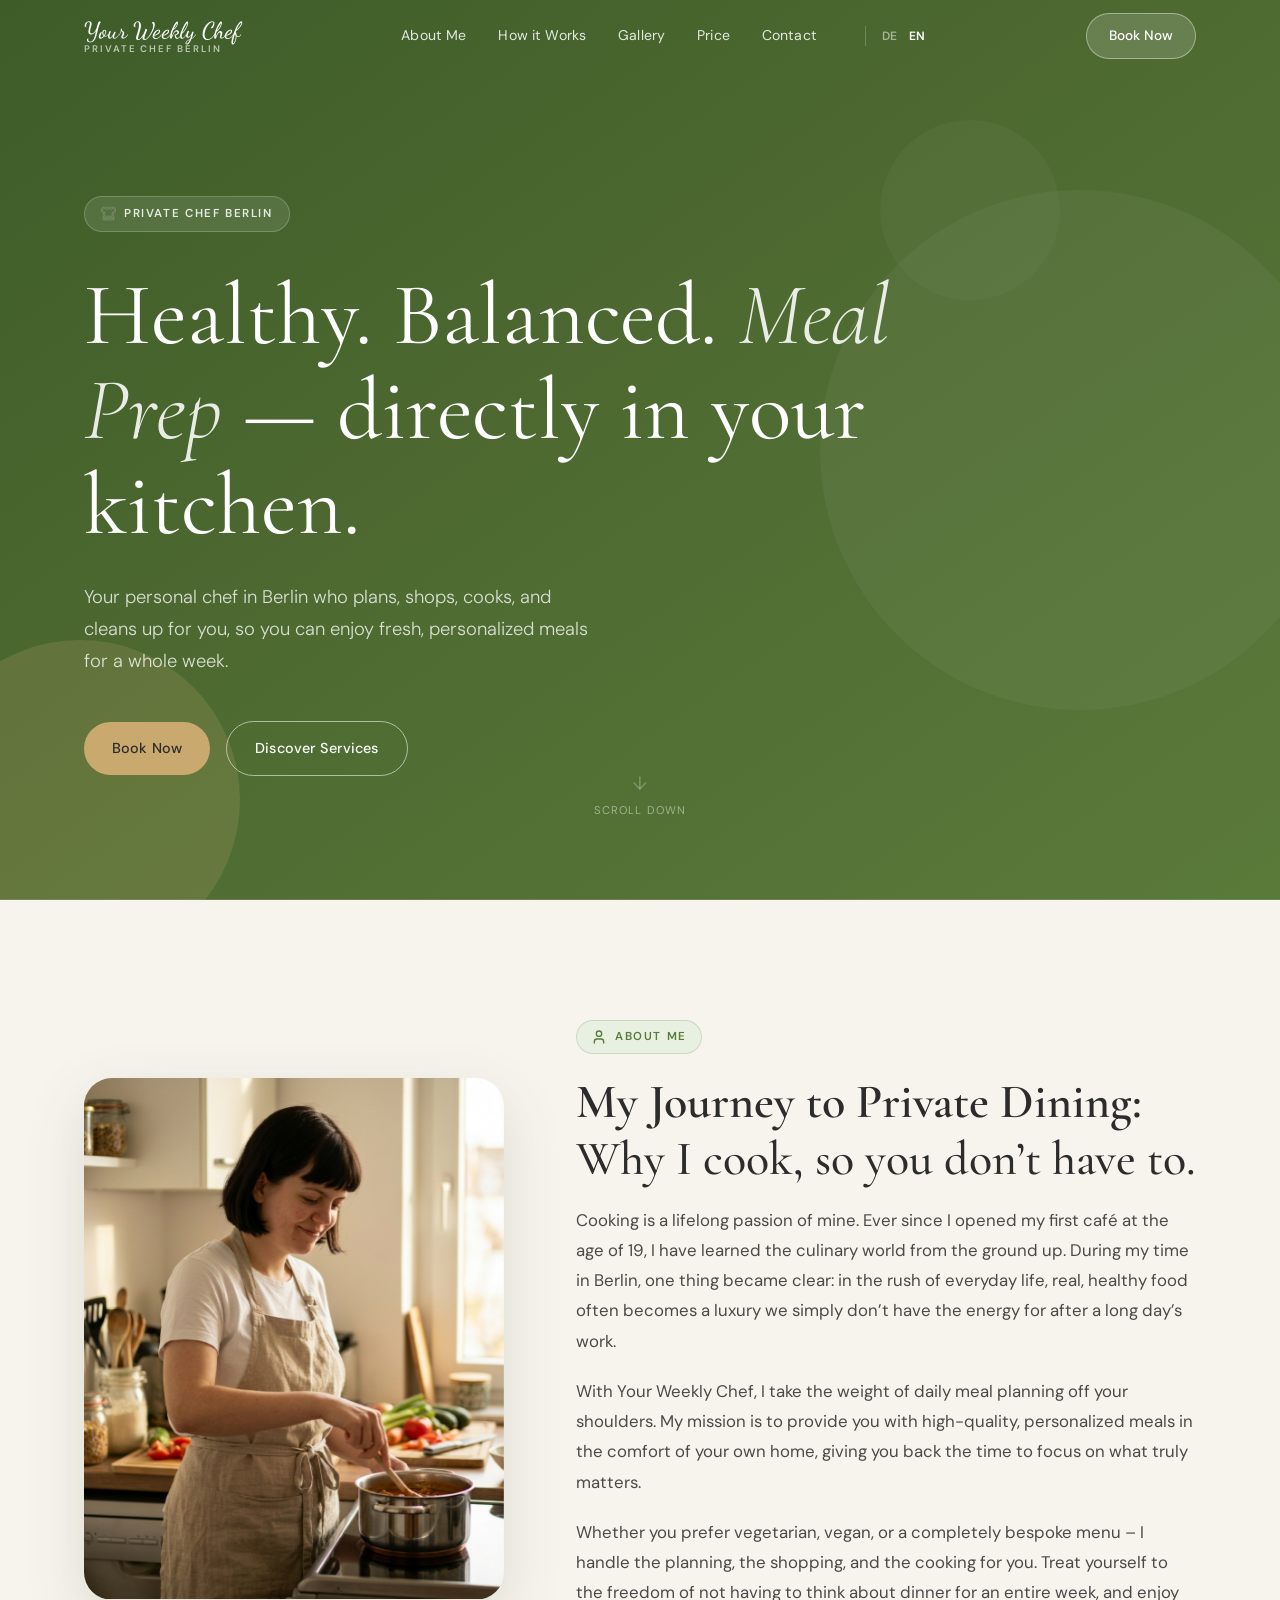
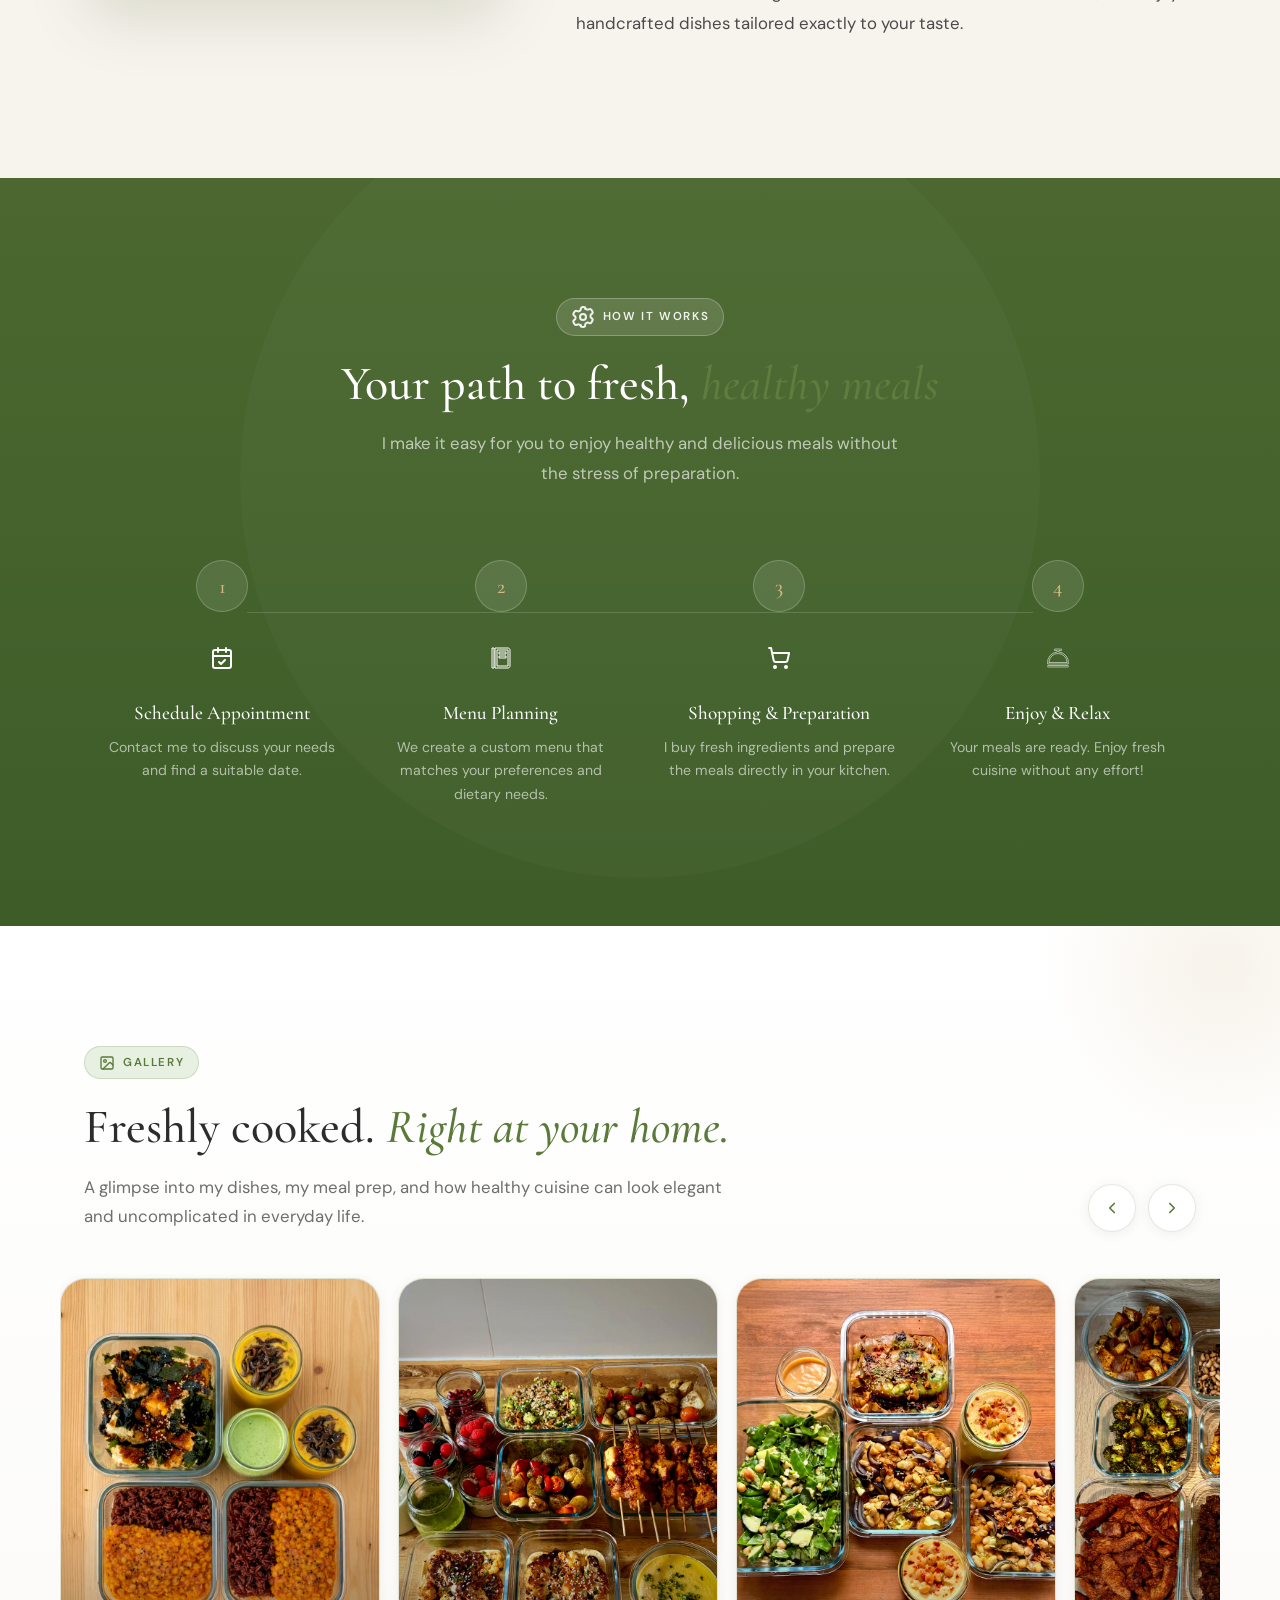
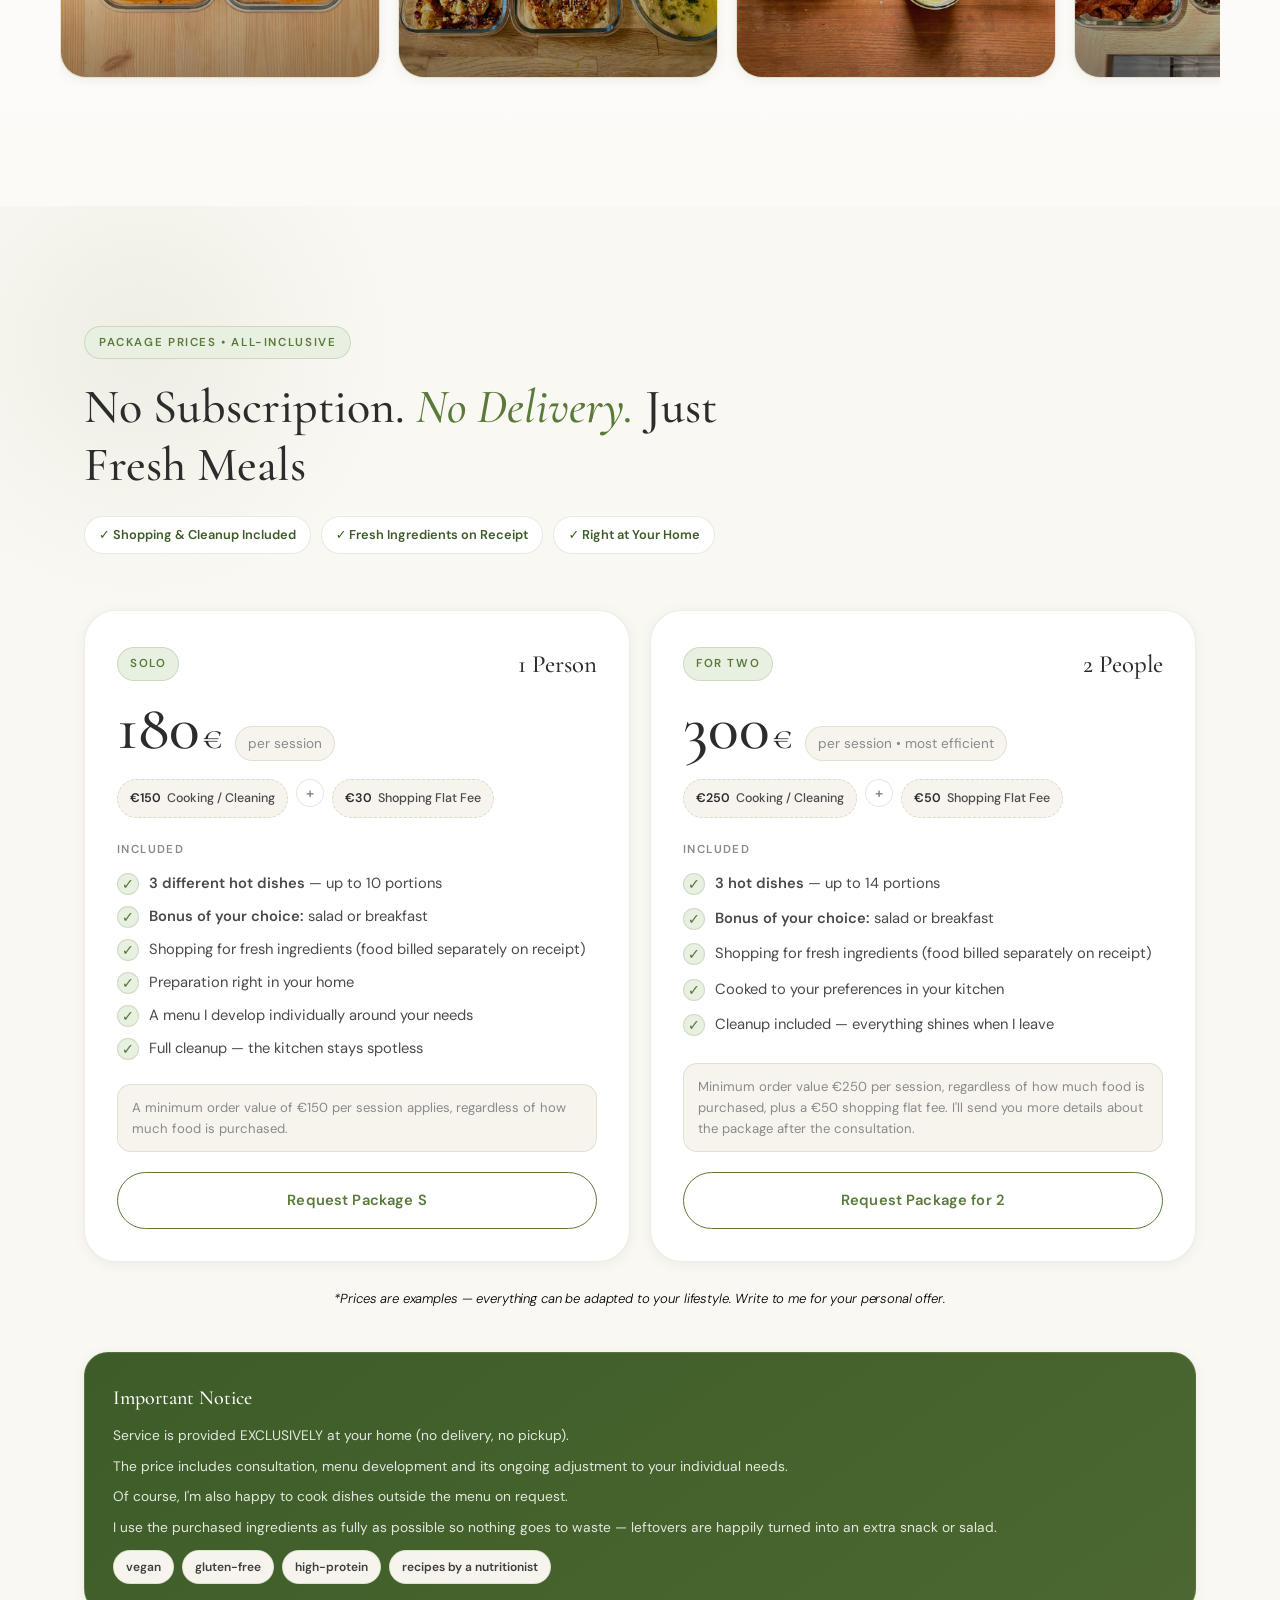
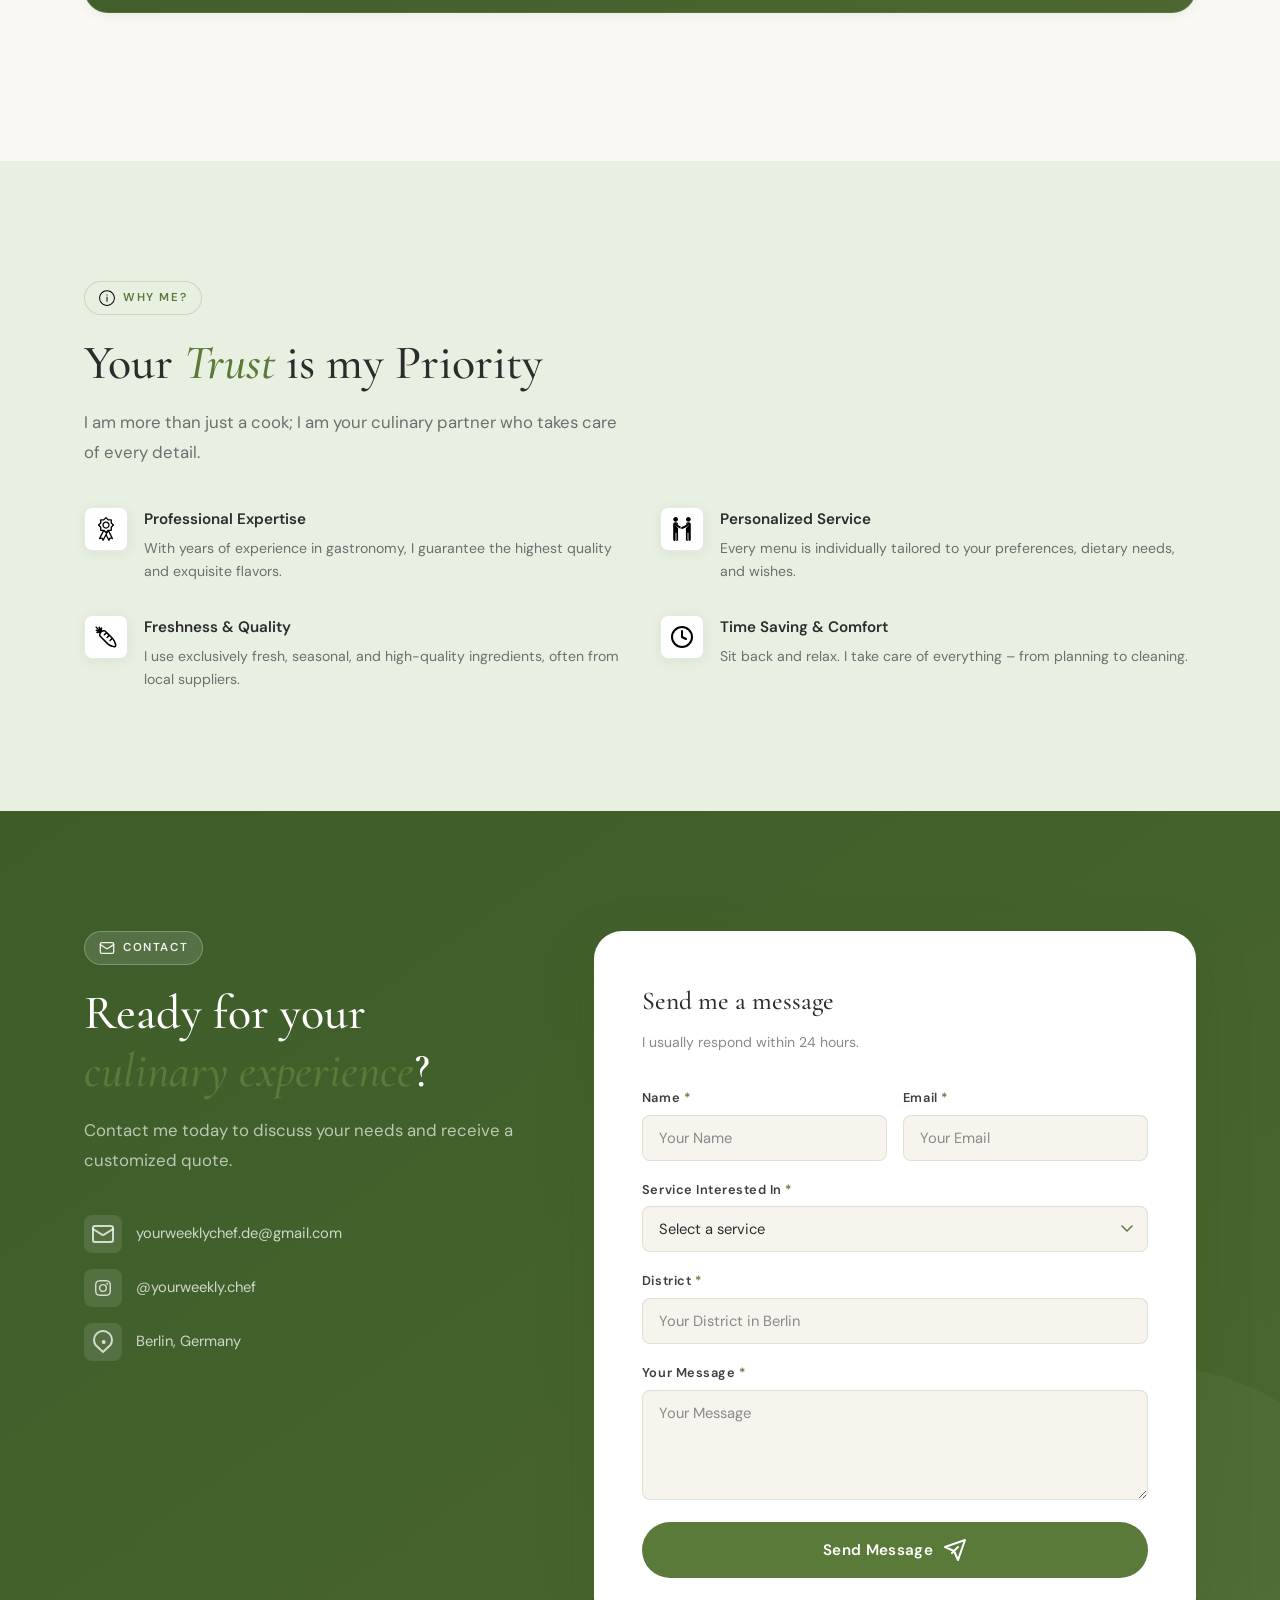
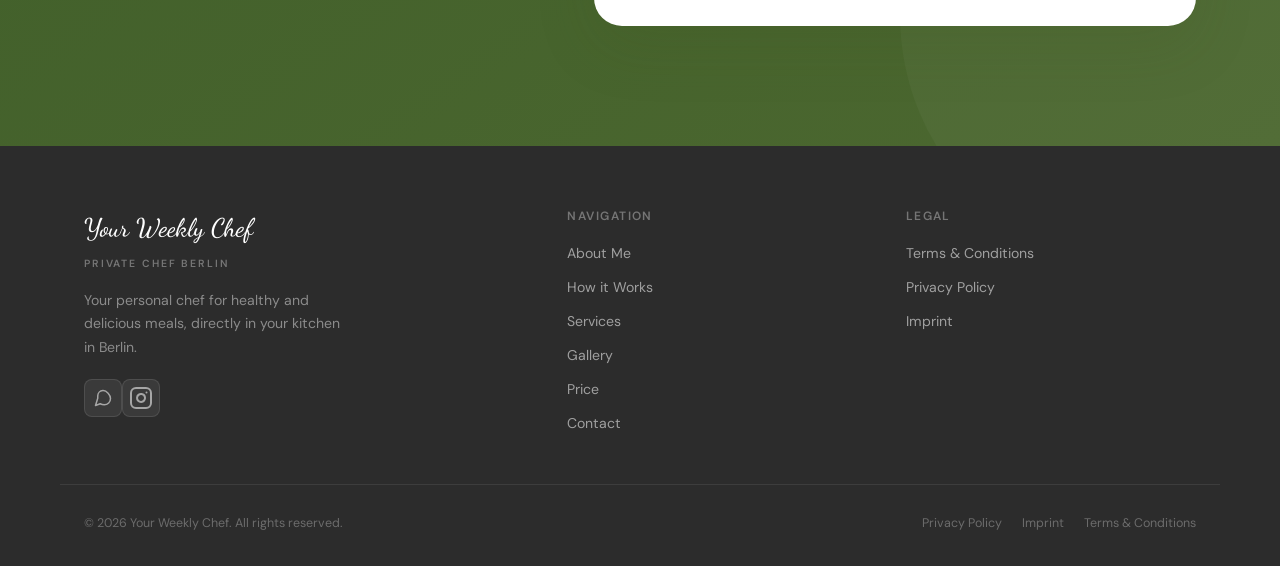
<file: en/index.html>
<!DOCTYPE html>
<html lang="de">
<head>
  <meta charset="UTF-8" />
  <meta name="viewport" content="width=device-width, initial-scale=1.0" />
  <title>Your Weekly Chef — Privatkoch & Personal Chef Berlin</title>
  <link rel="icon" type="image/png" href="/favicon.png">
  <meta name="description" content="Your Weekly Chef bietet exklusive Privatkoch- und Personal Chef-Dienste in Berlin. Genießen Sie maßgeschneiderte Menüs, Einkauf und Kochen direkt bei Ihnen zu Hause. Buchen Sie jetzt Ihren persönlichen Koch!" />
  <link rel="stylesheet" href="/fonts/fonts.css" />

  <style>
    /* ─── CSS Variables ─────────────────────────────────────────── */
    :root {
      --green-dark:    #3D5C28;
      --green-mid:     #4A6B2F;
      --green-main:    #5A7A3A;
      --green-light:   #6B8F47;
      --green-muted:   #7A9A55;
      --green-hero:    #4C6830;
      --tan:           #C9A96E;
      --tan-light:     #D4B882;
      --tan-pale:      #EDD9B0;
      --mint:          #E8F0E2;
      --mint-mid:      #D6E8CC;
      --cream:         #F7F4EE;
      --cream-dark:    #EDE8DF;
      --white:         #FFFFFF;
      --charcoal:      #2C2C2C;
      --charcoal-mid:  #3E3E3E;
      --text-body:     #4A4A4A;
      --text-light:    #6E6E6E;
      --text-muted:    #8A8A8A;
      --border:        rgba(90,122,58,0.15);
      --shadow-sm:     0 2px 12px rgba(60,80,30,0.08);
      --shadow-md:     0 8px 32px rgba(60,80,30,0.12);
      --shadow-lg:     0 20px 60px rgba(60,80,30,0.15);
      --radius-sm:     8px;
      --radius-md:     16px;
      --radius-lg:     28px;
      --radius-xl:     48px;
      --radius-full:   9999px;
      --font-serif:    'Cormorant Garamond', Georgia, serif;
      --font-sans:     'DM Sans', system-ui, sans-serif;
      --font-script:   'Dancing Script', cursive;
      --transition:    0.3s cubic-bezier(0.4, 0, 0.2, 1);
    }

    /* ─── Reset & Base ──────────────────────────────────────────── */
    *, *::before, *::after { box-sizing: border-box; margin: 0; padding: 0; }

    html {
      scroll-behavior: smooth;
      font-size: 16px;
    }

    body {
      font-family: var(--font-sans);
      color: var(--text-body);
      background: var(--cream);
      line-height: 1.7;
      overflow-x: hidden;
    }

    img { display: block; max-width: 100%; }
    a { text-decoration: none; color: inherit; }
    button { cursor: pointer; font-family: var(--font-sans); border: none; }
    ul { list-style: none; }

    /* ─── Utility ───────────────────────────────────────────────── */
    .container {
      width: 100%;
      max-width: 1160px;
      margin: 0 auto;
      padding: 0 24px;
    }

    .section-label {
      display: inline-flex;
      align-items: center;
      gap: 8px;
      font-family: var(--font-sans);
      font-size: 0.72rem;
      font-weight: 600;
      letter-spacing: 0.14em;
      text-transform: uppercase;
      color: var(--green-main);
      background: var(--mint);
      border: 1px solid rgba(90,122,58,0.2);
      padding: 6px 14px;
      border-radius: var(--radius-full);
      margin-bottom: 20px;
    }

    .section-label--white {
      color: rgba(255,255,255,0.9);
      background: rgba(255,255,255,0.12);
      border-color: rgba(255,255,255,0.25);
    }

    .section-title {
      font-family: var(--font-serif);
      font-size: clamp(2rem, 4vw, 3rem);
      font-weight: 500;
      line-height: 1.2;
      color: var(--charcoal);
      margin-bottom: 16px;
    }

    .section-title em {
      font-style: italic;
      color: var(--green-main);
    }

    .section-subtitle {
      font-size: 1.05rem;
      color: var(--text-light);
      max-width: 540px;
      line-height: 1.75;
    }

    .btn {
      display: inline-flex;
      align-items: center;
      gap: 8px;
      padding: 14px 28px;
      border-radius: var(--radius-full);
      font-size: 0.9rem;
      font-weight: 500;
      letter-spacing: 0.01em;
      transition: var(--transition);
      white-space: nowrap;
    }

    .btn-primary {
      background: var(--tan);
      color: var(--charcoal);
    }
    .btn-primary:hover {
      background: var(--tan-light);
      transform: translateY(-1px);
      box-shadow: 0 6px 20px rgba(201,169,110,0.4);
    }

    .btn-outline {
      background: transparent;
      color: var(--white);
      border: 1.5px solid rgba(255,255,255,0.55);
    }
    .btn-outline:hover {
      background: rgba(255,255,255,0.1);
      border-color: rgba(255,255,255,0.8);
    }

    .btn-green {
      background: var(--green-main);
      color: var(--white);
    }
    .btn-green:hover {
      background: var(--green-dark);
      transform: translateY(-1px);
      box-shadow: 0 6px 20px rgba(90,122,58,0.35);
    }

    .btn-outline-green {
      background: transparent;
      color: var(--green-main);
      border: 1.5px solid var(--green-main);
    }
    .btn-outline-green:hover {
      background: var(--green-main);
      color: var(--white);
    }

    /* ─── Navigation ────────────────────────────────────────────── */
    .nav {
      position: fixed;
      top: 0;
      left: 0;
      right: 0;
      z-index: 100;
      padding: 0 24px;
      transition: var(--transition);
    }

    .nav.scrolled {
      background: rgba(76,104,48,0.97);
      backdrop-filter: blur(12px);
      box-shadow: 0 2px 20px rgba(0,0,0,0.15);
    }

    .nav__inner {
      max-width: 1160px;
      margin: 0 auto;
      height: 72px;
      display: flex;
      align-items: center;
      justify-content: space-between;
      gap: 24px;
    }

    .nav__logo {
      display: flex;
      flex-direction: column;
      line-height: 1;
    }

    .nav__logo-script {
      font-family: var(--font-script);
      font-size: 1.45rem;
      color: var(--white);
      letter-spacing: 0.01em;
    }

    .nav__logo-sub {
      font-family: var(--font-sans);
      font-size: 0.6rem;
      font-weight: 600;
      letter-spacing: 0.2em;
      text-transform: uppercase;
      color: rgba(255,255,255,0.65);
      margin-top: 2px;
    }

    .nav__links {
      display: flex;
      align-items: center;
      gap: 32px;
    }

    .nav__links a {
      font-size: 0.88rem;
      font-weight: 400;
      color: rgba(255,255,255,0.85);
      letter-spacing: 0.01em;
      transition: color var(--transition);
      position: relative;
    }

    .nav__links a::after {
      content: '';
      position: absolute;
      bottom: -3px;
      left: 0;
      width: 0;
      height: 1px;
      background: var(--tan);
      transition: width var(--transition);
    }

    .nav__links a:hover {
      color: var(--white);
    }

    .nav__links a:hover::after {
      width: 100%;
    }

    .nav__cta {
      background: rgba(255,255,255,0.15);
      color: var(--white);
      border: 1.5px solid rgba(255,255,255,0.4);
      padding: 10px 22px;
      border-radius: var(--radius-full);
      font-size: 0.85rem;
      font-weight: 500;
      transition: var(--transition);
    }

    .nav__cta:hover {
      background: var(--tan);
      border-color: var(--tan);
      color: var(--charcoal);
    }

    .nav__hamburger {
      display: none;
      flex-direction: column;
      gap: 5px;
      background: none;
      padding: 4px;
    }

    .nav__hamburger span {
      display: block;
      width: 24px;
      height: 2px;
      background: var(--white);
      border-radius: 2px;
      transition: var(--transition);
    }

    .nav__mobile {
      display: none;
      position: fixed;
      top: 72px;
      left: 0;
      right: 0;
      background: rgba(60,85,35,0.98);
      backdrop-filter: blur(12px);
      padding: 24px;
      z-index: 99;
      flex-direction: column;
      gap: 4px;
      border-top: 1px solid rgba(255,255,255,0.1);
    }

    .nav__mobile.open { display: flex; }

    .nav__mobile a {
      color: rgba(255,255,255,0.85);
      font-size: 1rem;
      padding: 12px 0;
      border-bottom: 1px solid rgba(255,255,255,0.08);
      transition: color var(--transition);
    }

    .nav__mobile a:hover { color: var(--tan); }

    .nav__mobile .btn-primary {
      margin-top: 12px;
      text-align: center;
      justify-content: center;
    }

    /* ─── Hero ──────────────────────────────────────────────────── */
    .hero {
      min-height: 100vh;
      background: linear-gradient(145deg, #3D5C28 0%, #4C6830 40%, #5A7A3A 100%);
      position: relative;
      display: flex;
      align-items: center;
      overflow: hidden;
      padding-top: 72px;
    }

    .hero__orb-1 {
      position: absolute;
      width: 520px;
      height: 520px;
      border-radius: 50%;
      background: rgba(255,255,255,0.045);
      right: -60px;
      top: 50%;
      transform: translateY(-50%);
      pointer-events: none;
    }

    .hero__orb-2 {
      position: absolute;
      width: 320px;
      height: 320px;
      border-radius: 50%;
      background: rgba(201,169,110,0.18);
      left: -80px;
      bottom: -60px;
      pointer-events: none;
    }

    .hero__orb-3 {
      position: absolute;
      width: 180px;
      height: 180px;
      border-radius: 50%;
      background: rgba(255,255,255,0.03);
      right: 220px;
      top: 120px;
      pointer-events: none;
    }

    .hero__divider {
      position: absolute;
      bottom: 0;
      left: 0;
      right: 0;
      height: 1px;
      background: rgba(255,255,255,0.12);
    }

    .hero__inner {
      position: relative;
      z-index: 2;
      padding: 80px 24px;
      max-width: 1160px;
      margin: 0 auto;
      width: 100%;
    }

    .hero__badge {
      display: inline-flex;
      align-items: center;
      gap: 8px;
      font-size: 0.72rem;
      font-weight: 600;
      letter-spacing: 0.14em;
      text-transform: uppercase;
      color: rgba(255,255,255,0.85);
      background: rgba(255,255,255,0.1);
      border: 1px solid rgba(255,255,255,0.2);
      padding: 7px 16px;
      border-radius: var(--radius-full);
      margin-bottom: 36px;
    }

    .hero__badge svg {
      opacity: 0.8;
    }

    .hero__title {
      font-family: var(--font-serif);
      font-size: clamp(3rem, 7vw, 5.5rem);
      font-weight: 400;
      line-height: 1.08;
      color: var(--white);
      margin-bottom: 28px;
      max-width: 820px;
    }

    .hero__title em {
      font-style: italic;
      font-weight: 300;
      color: rgba(255,255,255,0.88);
    }

    .hero__subtitle {
      font-size: clamp(1rem, 2vw, 1.15rem);
      color: rgba(255,255,255,0.78);
      max-width: 520px;
      line-height: 1.75;
      margin-bottom: 44px;
      font-weight: 300;
    }

    .hero__actions {
      display: flex;
      align-items: center;
      gap: 16px;
      flex-wrap: wrap;
    }

    .hero__scroll {
      position: absolute;
      bottom: 36px;
      left: 50%;
      transform: translateX(-50%);
      display: flex;
      flex-direction: column;
      align-items: center;
      gap: 8px;
      color: rgba(255,255,255,0.45);
      font-size: 0.7rem;
      letter-spacing: 0.1em;
      text-transform: uppercase;
      z-index: 2;
      animation: bounce 2.5s ease-in-out infinite;
    }

    .hero__scroll svg { opacity: 0.5; }

    @keyframes bounce {
      0%, 100% { transform: translateX(-50%) translateY(0); }
      50% { transform: translateX(-50%) translateY(6px); }
    }

 /* ─── About ─────────────────────────────────────────────────── */
.about {
  padding: 120px 0;
  background: var(--cream);
}

.about__inner {
  display: grid;
  grid-template-columns: minmax(280px, 420px) 1fr;
  gap: 72px;
  align-items: center;
}

.about__visual {
  position: relative;
  width: 100%;
  max-width: 420px;
}

.about__photo-wrap {
  position: relative;
  width: 100%;

  border-radius: var(--radius-lg);
  overflow: hidden;
  background: var(--cream-dark);
  box-shadow: var(--shadow-lg);
  display: flex;
  align-items: center;
  justify-content: center;
  isolation: isolate;
}

.about__chef-photo {
  position: relative;
  z-index: 2;
  width: 100%;
  height: 100%;
  object-fit: cover;
  object-position: center;
  display: block;
  animation: photoReveal 0.8s cubic-bezier(0.22, 1, 0.36, 1) forwards;
}

@keyframes photoReveal {
  0% {
    opacity: 0;
    transform: scale(0.98);
  }
  100% {
    opacity: 1;
    transform: scale(1);
  }
}

.about__content {
  min-width: 0;
}

.about .section-subtitle {
  font-size: 1.05rem;
  color: var(--text-body);
  line-height: 1.8;
  max-width: 62ch;
  margin-bottom: 20px;
}

.about__text {
  font-size: 1.05rem;
  color: var(--text-body);
  line-height: 1.8;
  margin-bottom: 20px;
  max-width: 62ch;
}

.about__text strong {
  color: var(--green-main);
  font-weight: 600;
}

@media (max-width: 1024px) {
  .about__inner {
    grid-template-columns: 1fr;
    gap: 48px;
  }

  .about__visual {
    margin: 0 auto;
    max-width: 420px;
  }

  .about__photo-wrap {

    max-height: 340px;
  }
}

@media (max-width: 768px) {
  .about {
    padding: 88px 0;
    background: var(--white);
  }

  .about__inner {
    gap: 36px;
  }

  .about__visual {
    max-width: 320px;
    width: 100%;
    margin: 0 auto;
  }

  .about__photo-wrap {

    background: var(--white);
    box-shadow: none;
    border: 1px solid var(--border);
  }

  .about .section-subtitle,
  .about__text {
    font-size: 1rem;
    line-height: 1.75;
    max-width: 100%;
  }
}

@media (max-width: 480px) {
  .about__visual {
    max-width: 280px;
  }

  .about__photo-wrap {
    border-radius: 22px;
  }
}
    /* ─── How It Works ──────────────────────────────────────────── */
    .how {
      padding: 120px 0;
      background: linear-gradient(180deg, var(--green-hero) 0%, var(--green-dark) 100%);
      position: relative;
      overflow: hidden;
    }

    .how::before {
      content: '';
      position: absolute;
      top: -100px;
      left: 50%;
      transform: translateX(-50%);
      width: 800px;
      height: 800px;
      border-radius: 50%;
      background: rgba(255,255,255,0.025);
      pointer-events: none;
    }

    .how__header {
      text-align: center;
      margin-bottom: 72px;
    }

    .how__header .section-title {
      color: var(--white);
    }

    .how__header .section-subtitle {
      color: rgba(255,255,255,0.65);
      margin: 0 auto;
    }

    .how__steps {
      display: grid;
      grid-template-columns: repeat(4, 1fr);
      gap: 2px;
      position: relative;
    }

    .how__connector {
      position: absolute;
      top: 52px;
      left: calc(12.5% + 24px);
      right: calc(12.5% + 24px);
      height: 1px;
      background: rgba(255,255,255,0.15);
      z-index: 0;
    }

    .how__step {
      position: relative;
      z-index: 1;
      display: flex;
      flex-direction: column;
      align-items: center;
      text-align: center;
      padding: 0 20px;
    }

    .how__step-num {
      width: 52px;
      height: 52px;
      border-radius: 50%;
      background: rgba(255,255,255,0.1);
      border: 1.5px solid rgba(255,255,255,0.2);
      display: flex;
      align-items: center;
      justify-content: center;
      font-family: var(--font-serif);
      font-size: 1.3rem;
      font-weight: 500;
      color: var(--tan-light);
      margin-bottom: 24px;
      position: relative;
      transition: var(--transition);
    }

    .how__step:hover .how__step-num {
      background: var(--tan);
      border-color: var(--tan);
      color: var(--charcoal);
      transform: scale(1.05);
    }

    .how__step-icon {
      font-size: 1.8rem;
      margin-bottom: 16px;
    }

    .how__step-title {
      font-family: var(--font-serif);
      font-size: 1.2rem;
      font-weight: 500;
      color: var(--white);
      margin-bottom: 10px;
      line-height: 1.3;
    }

    .how__step-text {
      font-size: 0.88rem;
      color: rgba(255,255,255,0.6);
      line-height: 1.65;
    }

 /* ─── Gallery ─────────────────────────────────────────────── */
    .gallery {
      padding: 120px 0;
      background: linear-gradient(180deg, var(--white) 0%, #fbfaf7 100%);
      position: relative;
      overflow: hidden;
    }

    .gallery::before {
      content: '';
      position: absolute;
      top: -140px;
      right: -120px;
      width: 360px;
      height: 360px;
      border-radius: 50%;
      background: radial-gradient(circle, rgba(201,169,110,0.14) 0%, rgba(201,169,110,0) 70%);
      pointer-events: none;
    }

    .gallery__top {
      display: flex;
      align-items: flex-end;
      justify-content: space-between;
      gap: 24px;
      margin-bottom: 42px;
    }

    .gallery__header .section-subtitle {
      max-width: 640px;
    }

    .gallery__controls {
      display: flex;
      align-items: center;
      gap: 12px;
      flex-shrink: 0;
    }

    .gallery__nav {
      width: 48px;
      height: 48px;
      border-radius: 50%;
      background: var(--white);
      border: 1px solid var(--border);
      color: var(--green-main);
      display: inline-flex;
      align-items: center;
      justify-content: center;
      box-shadow: var(--shadow-sm);
      transition: var(--transition);
    }

    .gallery__nav:hover {
      background: var(--green-main);
      color: var(--white);
      border-color: var(--green-main);
      transform: translateY(-2px);
      box-shadow: var(--shadow-md);
    }

    .gallery__viewport {
      overflow-x: auto;
      overflow-y: hidden;
      scroll-snap-type: x mandatory;
      margin: 0 -24px;
      padding: 4px 24px 8px;
      scrollbar-width: none;
    }

    .gallery__viewport::-webkit-scrollbar { display: none; }

    .gallery__grid {
      display: flex;
      gap: 18px;
      width: max-content;
    }

    .gallery__card {
      position: relative;
      overflow: hidden;
      border-radius: 26px;
      background: var(--cream-dark);
      border: 1px solid rgba(90,122,58,0.08);
      box-shadow: var(--shadow-sm);
      isolation: isolate;
      flex: 0 0 auto;
      width: min(78vw, 320px);
      aspect-ratio: 4 / 5;
      scroll-snap-align: start;
    }

    .gallery__media {
      position: absolute;
      inset: 0;
    }

    .gallery__media img {
      width: 100%;
      height: 100%;
      object-fit: cover;
      filter: saturate(1.06) contrast(1.03);
      transition: transform 0.8s ease, filter 0.6s ease;
    }

    .gallery__card::after {
      content: '';
      position: absolute;
      inset: 0;
      background: linear-gradient(180deg, rgba(20,20,20,0) 0%, rgba(20,20,20,0.02) 55%, rgba(20,20,20,0.38) 100%);
      z-index: 1;
      pointer-events: none;
    }

    .gallery__card:hover img {
      transform: scale(1.06);
    }

    .gallery__overlay {
      position: absolute;
      left: 18px;
      right: 18px;
      bottom: 18px;
      z-index: 2;
    }

    .gallery__caption {
      color: var(--white);
      font-size: 0.92rem;
      line-height: 1.4;
      max-width: 40ch;
    }

    .gallery__caption:empty { display: none; }

    /* ─── Pricing ─────────────────────────────────────────────── */
    .pricing { padding: 120px 0; background: #FAF8F3; position: relative; overflow: hidden; }
    .pricing::before { content:''; position:absolute; left:-120px; top:-120px; width:520px; height:520px; border-radius:50%; background: radial-gradient(circle, rgba(90,122,58,0.08) 0%, rgba(90,122,58,0) 70%); pointer-events:none; }
    .pricing__header { text-align: left; max-width: 720px; margin-bottom: 56px; }
    .pricing__header .section-title { max-width: 640px; }
    .pricing__header .section-title em { color: var(--green-main); }
    .pricing__header .section-subtitle { max-width: 640px; margin-top: 8px; }
    .pricing__valueprop { display:flex; gap:10px; margin-top:22px; flex-wrap:wrap; }
    .pricing__valueprop span { display:inline-flex; align-items:center; gap:8px; font-size:0.8rem; font-weight:600; padding:7px 14px; border-radius:999px; background:var(--white); border:1px solid var(--border); color:var(--green-dark); }
    .pricing__packages { display:grid; grid-template-columns: repeat(2, 1fr); gap:20px; align-items:stretch; margin-bottom: 28px; }
    .pkg-card { position:relative; background:var(--white); border-radius:32px; border:1.5px solid rgba(90,122,58,0.12); padding:36px 32px 32px; box-shadow: var(--shadow-sm); transition: var(--transition); overflow:hidden; display:flex; flex-direction:column; }
    .pkg-card:hover { transform: translateY(-4px); box-shadow: var(--shadow-lg); border-color: rgba(90,122,58,0.22); }
    .pkg-card--popular { border-color: var(--tan); background: linear-gradient(180deg, #FFFEFB 0%, #FFFFFF 100%); box-shadow: 0 18px 50px rgba(201,169,110,0.18); }
    .pkg-card--popular::before { content:''; position:absolute; top:0; left:0; right:0; height:4px; background: linear-gradient(90deg, var(--tan), var(--tan-light)); }
    .pkg-card__badge { position:absolute; top:18px; right:18px; background: var(--tan); font-size:0.68rem; font-weight:700; letter-spacing:0.08em; text-transform:uppercase; padding:6px 12px; border-radius:999px; }
    .pkg-card__top { display:flex; justify-content:space-between; align-items:center; margin-bottom:18px; }
    .pkg-card__label { font-size:0.72rem; font-weight:700; letter-spacing:0.14em; text-transform:uppercase; color: var(--green-main); background: var(--mint); border:1px solid rgba(90,122,58,0.18); padding:6px 12px; border-radius:999px; }
    .pkg-card--popular .pkg-card__label { background: var(--charcoal); color: var(--tan-pale);  }
    .pkg-card__persons { font-family: var(--font-serif); font-size:1.55rem; font-weight:500; color: var(--charcoal); line-height:1; }
    .pkg-card__price-row { display:flex; align-items:baseline; gap:12px; flex-wrap:wrap; margin-bottom:18px; }
    .pkg-card__price { font-family: var(--font-serif); font-size: clamp(2.8rem, 5vw, 4rem); line-height:0.9; font-weight:500; color: var(--charcoal); }
    .pkg-card__price span { font-size:0.55em; font-weight:400; margin-left:2px; }
    .pkg-card__price-note { font-size:0.85rem; color: var(--text-muted); background: var(--cream); padding:5px 12px; border-radius:999px; border:1px solid var(--border); }
    .pkg-card__breakdown { display:flex; gap:8px; flex-wrap:wrap; margin-bottom:22px; }
    .pkg-card__breakdown-item { display:inline-flex; align-items:center; gap:6px; font-size:0.78rem; font-weight:500; color: var(--text-body); background: #F7F4EE; border:1px dashed rgba(90,122,58,0.2); padding:8px 12px; border-radius:999px; }
    .pkg-card__breakdown-item strong { color: var(--charcoal); font-weight:700; }
    .pkg-card__breakdown-plus { display:inline-flex; align-items:center; justify-content:center; width:28px; height:28px; border-radius:50%; background: var(--white); border:1px solid var(--border); color: var(--text-muted); font-weight:700; font-size:0.9rem; }
    .pkg-card__includes-title { font-size:0.72rem; font-weight:700; letter-spacing:0.12em; text-transform:uppercase; color: var(--text-muted); margin-bottom:12px; }
    .pkg-card__list { display:grid; gap:10px; margin-bottom:24px; flex:1; }
    .pkg-card__list li { display:flex; align-items:flex-start; gap:10px; font-size:0.92rem; color: var(--text-body); line-height:1.5; }
    .pkg-card__check { width:22px; height:22px; border-radius:50%; background: var(--mint); border:1px solid rgba(90,122,58,0.18); display:flex; align-items:center; justify-content:center; color: var(--green-main); flex-shrink:0; margin-top:1px; }
    .pkg-card__muted { font-size:0.82rem; color: var(--text-muted); background: var(--cream); border-radius:14px; padding:12px 14px; border:1px solid var(--border); line-height:1.6; margin-bottom:20px; }
    .pkg-card__cta { width:100%; justify-content:center; padding:15px; font-size:0.92rem; font-weight:600; margin-top:auto; }
    .pricing__note { position:relative; z-index:1; display:block; width:100%; margin:10px 0 44px; color:black; font-size:clamp(0.62rem, 2.6vw, 0.82rem); font-style:italic; line-height:1.4; letter-spacing:-0.01em; text-align:center; }
    .pricing__info-grid { display:grid; grid-template-columns: 1fr; gap:24px; margin-bottom:28px; }
    .info-card { min-width:0; background:var(--white); border-radius:24px; border:1px solid var(--border); padding:28px; box-shadow: var(--shadow-sm); }
    .info-card--dark { background: linear-gradient(145deg, var(--green-dark) 0%, var(--green-hero) 100%); color:var(--white); border-color: rgba(255,255,255,0.1); }
    .info-card h4 { font-family: var(--font-serif); font-size:1.25rem; font-weight:500; color: var(--charcoal); margin-bottom:10px; }
    .info-card--dark h4 { color: var(--white); }
    .info-card p { font-size:0.88rem; color: var(--text-light); line-height:1.7; margin-bottom:14px; }
    .info-card--dark p { color: rgba(255,255,255,0.72); }
    .info-card__list { display:grid; gap:10px; }
    .info-card__list li { display:flex; gap:10px; font-size:0.86rem; line-height:1.5; }
    .info-card__list li span:first-child { color: var(--green-main); font-weight:700; }
    .info-card--dark .info-card__list li { color: rgba(255,255,255,0.85); }
    .info-card--dark .info-card__list li span:first-child { color: var(--tan-pale); }
    .menu-chips { display:flex; flex-wrap:wrap; gap:8px; margin-top:12px; }
    .menu-chips span { font-size:0.75rem; font-weight:600; padding:6px 12px; border-radius:999px; background: var(--cream); border:1px solid var(--border); color: var(--charcoal-mid); }
    .menu-chips span.extra { background: var(--tan-pale); border-color: var(--tan); color: var(--charcoal); }
    .warning-box { display:flex; align-items:flex-start; gap:10px; margin-top:18px; padding:14px; background:#F3F6EF; border:1px solid rgba(90,122,58,0.18); border-radius:16px; }
    .warning-box__icon { width:28px; height:28px; border-radius:50%; background:#FFEFD0; color:#9A7A3E; display:flex; align-items:center; justify-content:center; flex-shrink:0; }
    .warning-box--menu .warning-box__icon { background:#E8F0E2; color:var(--green-main); }
    .warning-box p { min-width:0; font-size:0.82rem; line-height:1.6; color:var(--text-body); margin:0; }

    @media (max-width: 1024px) {
      .pricing__packages { grid-template-columns: 1fr; }
      .pricing__info-grid { grid-template-columns: 1fr; gap:28px; }
    }

    @media (max-width: 768px) {
      .gallery {
        padding: 88px 0;
      }

      .gallery__top {
        align-items: flex-start;
        flex-direction: column;
        margin-bottom: 28px;
      }

      .gallery__card {
        width: min(84vw, 300px);
      }

      .gallery__overlay {
        left: 16px;
        right: 16px;
        bottom: 16px;
      }

      .pricing { padding: 88px 0; }
      .pricing__header { margin-bottom:40px; }
      .pricing__valueprop { gap:8px; margin-top:18px; }
      .pricing__valueprop span { padding:6px 10px; font-size:0.72rem; }
      .pricing__packages { gap:16px; margin-bottom:20px; }
      .pkg-card { padding:28px 22px 24px; border-radius:26px; }
      .pkg-card__top { align-items:flex-start; gap:12px; }
      .pkg-card__persons { padding-top:4px; font-size:1.4rem; text-align:right; }
      .pkg-card__price-row { gap:8px; margin-bottom:16px; }
      .pkg-card__price-note { font-size:0.76rem; padding:4px 9px; }
      .pkg-card__breakdown { display:grid; grid-template-columns:1fr; gap:7px; margin-bottom:20px; }
      .pkg-card__breakdown-item { justify-content:center; min-height:36px; text-align:center; }
      .pkg-card__breakdown-plus { justify-self:center; width:24px; height:24px; }
      .pricing__note { margin:14px 0 30px; }
      .pricing__info-grid { gap:28px; margin-bottom:24px; }
      .info-card { padding:24px 20px; border-radius:22px; }
      .info-card h4 { font-size:1.4rem; margin-bottom:8px; }
      .info-card p { font-size:0.86rem; line-height:1.65; }
      .menu-chips { gap:7px; margin-top:14px; }
      .menu-chips span { padding:6px 10px; font-size:0.72rem; }
      .warning-box { gap:9px; padding:13px; }
      .warning-box__icon { width:26px; height:26px; }
      .warning-box p { font-size:0.8rem; }
    }

    /* ─── Why Me ────────────────────────────────────────────────── */
    .why {
      padding: 120px 0;
      background: var(--mint);
    }

    .why__inner {
      display: block; /* Изменено с grid для центрирования контента во всю ширину */
    }

    .why__list {
      margin-top: 40px;
      display: grid;
      grid-template-columns: repeat(2, 1fr); /* Выстроено в два ряда/колонки */
      gap: 32px 40px;
    }

    .why__item {
      display: flex;
      align-items: flex-start;
      gap: 16px;
    }

    .why__item-icon {
      width: 44px;
      height: 44px;
      border-radius: var(--radius-sm);
      background: var(--white);
      border: 1px solid var(--border);
      display: flex;
      align-items: center;
      justify-content: center;
      font-size: 1.2rem;
      flex-shrink: 0;
      box-shadow: var(--shadow-sm);
    }

    .why__item-title {
      font-family: var(--font-sans);
      font-size: 0.95rem;
      font-weight: 600;
      color: var(--charcoal);
      margin-bottom: 4px;
    }

    .why__item-text {
      font-size: 0.88rem;
      color: var(--text-light);
      line-height: 1.65;
    }


    /* ─── Booking / Contact ─────────────────────────────────────── */
    .contact {
      padding: 120px 0;
      background: linear-gradient(145deg, var(--green-dark) 0%, var(--green-hero) 100%);
      position: relative;
      overflow: hidden;
    }

    .contact::before {
      content: '';
      position: absolute;
      bottom: -120px;
      right: -120px;
      width: 500px;
      height: 500px;
      border-radius: 50%;
      background: rgba(255,255,255,0.03);
      pointer-events: none;
    }

    .contact__inner {
      display: grid;
      grid-template-columns: 1fr 1.4fr;
      gap: 80px;
      align-items: start;
      position: relative;
      z-index: 1;
    }

    .contact__info .section-title { color: var(--white); }
    .contact__info .section-subtitle { color: rgba(255,255,255,0.65); }

    .contact__details {
      margin-top: 40px;
      display: flex;
      flex-direction: column;
      gap: 16px;
    }

    .contact__detail {
      display: flex;
      align-items: center;
      gap: 14px;
      color: rgba(255,255,255,0.75);
      font-size: 0.92rem;
    }

    .contact__detail-icon {
      width: 38px;
      height: 38px;
      border-radius: var(--radius-sm);
      background: rgba(255,255,255,0.1);
      display: flex;
      align-items: center;
      justify-content: center;
      font-size: 1rem;
      flex-shrink: 0;
    }

    .contact__form-wrap {
      background: var(--white);
      border-radius: var(--radius-lg);
      padding: 48px;
      box-shadow: var(--shadow-lg);
    }

    .contact__form-title {
      font-family: var(--font-serif);
      font-size: 1.6rem;
      font-weight: 500;
      color: var(--charcoal);
      margin-bottom: 8px;
    }

    .contact__form-sub {
      font-size: 0.88rem;
      color: var(--text-muted);
      margin-bottom: 32px;
    }

    .form {
      display: flex;
      flex-direction: column;
      gap: 18px;
    }

    .form__row {
      display: grid;
      grid-template-columns: 1fr 1fr;
      gap: 16px;
    }

    .form__group {
      display: flex;
      flex-direction: column;
      gap: 6px;
    }

    .form__label {
      font-size: 0.8rem;
      font-weight: 600;
      letter-spacing: 0.04em;
      color: var(--charcoal-mid);
    }

    .form__label span {
      color: var(--green-main);
    }

    .form__input,
    .form__select,
    .form__textarea {
      font-family: var(--font-sans);
      font-size: 0.92rem;
      color: var(--charcoal);
      background: var(--cream);
      border: 1.5px solid rgba(90,122,58,0.15);
      border-radius: var(--radius-sm);
      padding: 12px 16px;
      transition: var(--transition);
      outline: none;
      width: 100%;
    }

    .form__input::placeholder,
    .form__textarea::placeholder { color: var(--text-muted); }

    .form__input:focus,
    .form__select:focus,
    .form__textarea:focus {
      border-color: var(--green-main);
      background: var(--white);
      box-shadow: 0 0 0 3px rgba(90,122,58,0.1);
    }

    .form__input.error,
    .form__select.error,
    .form__textarea.error {
      border-color: #e05252;
      box-shadow: 0 0 0 3px rgba(224,82,82,0.1);
    }

    .form__error {
      font-size: 0.75rem;
      color: #e05252;
      display: none;
    }

    .form__error.visible { display: block; }

    .form__textarea {
      resize: vertical;
      min-height: 110px;
    }

    .form__select {
      appearance: none;
      background-image: url("data:image/svg+xml,%3Csvg xmlns='http://www.w3.org/2000/svg' width='12' height='8' viewBox='0 0 12 8'%3E%3Cpath d='M1 1l5 5 5-5' stroke='%235A7A3A' stroke-width='1.5' fill='none' stroke-linecap='round'/%3E%3C/svg%3E");
      background-repeat: no-repeat;
      background-position: right 14px center;
      padding-right: 36px;
    }


    .form__submit {
      width: 100%;
      padding: 16px;
      background: var(--green-main);
      color: var(--white);
      border: none;
      border-radius: var(--radius-full);
      font-size: 0.95rem;
      font-weight: 600;
      letter-spacing: 0.02em;
      cursor: pointer;
      transition: var(--transition);
      display: flex;
      align-items: center;
      justify-content: center;
      gap: 10px;
      margin-top: 4px;
    }

    .form__submit:hover {
      background: var(--green-dark);
      transform: translateY(-1px);
      box-shadow: 0 6px 20px rgba(90,122,58,0.35);
    }

    .form__submit:active { transform: translateY(0); }

    .form__success {
      display: none;
      text-align: center;
      padding: 32px 0;
    }

    .form__success.visible { display: block; }

    .form__success-icon {
      font-size: 3rem;
      margin-bottom: 16px;
    }

    .form__success-title {
      font-family: var(--font-serif);
      font-size: 1.6rem;
      color: var(--green-main);
      margin-bottom: 8px;
    }

    .form__success-text {
      font-size: 0.92rem;
      color: var(--text-light);
    }

    /* ─── Footer ────────────────────────────────────────────────── */
    .footer {
      background: var(--charcoal);
      padding: 60px 0 32px;
    }

    .footer__inner {
      display: grid;
      grid-template-columns: 1.5fr 1fr 1fr;
      gap: 48px;
      margin-bottom: 48px;
    }

    .footer__logo {
      font-family: var(--font-script);
      font-size: 1.6rem;
      color: var(--white);
      margin-bottom: 6px;
    }

    .footer__logo-sub {
      font-size: 0.65rem;
      font-weight: 600;
      letter-spacing: 0.18em;
      text-transform: uppercase;
      color: rgba(255,255,255,0.35);
      margin-bottom: 16px;
    }

    .footer__tagline {
      font-size: 0.88rem;
      color: rgba(255,255,255,0.45);
      line-height: 1.65;
      max-width: 260px;
    }

    .footer__social {
      display: flex;
      margin-top: 20px;
    }

    .footer__social-link {
      width: 38px;
      height: 38px;
      border-radius: var(--radius-sm);
      background: rgba(255,255,255,0.07);
      border: 1px solid rgba(255,255,255,0.1);
      display: flex;
      align-items: center;
      justify-content: center;
      color: rgba(255,255,255,0.55);
      font-size: 1rem;
      transition: var(--transition);
    }

    .footer__social-link:hover {
      background: var(--green-main);
      border-color: var(--green-main);
      color: var(--white);
    }

    /* Интерактивная панель WhatsApp */
    .footer__social-wrapper {
      position: relative;
      display: inline-block;
    }

    .wa-panel {
      position: absolute;
      bottom: 54px;
      left: 0;
      width: 290px;
      background: var(--white);
      border: 1px solid var(--border);
      border-radius: var(--radius-md);
      padding: 20px;
      box-shadow: var(--shadow-lg);
      display: none;
      z-index: 110;
      text-align: left;
    }

    .wa-panel::after {
      content: '';
      position: absolute;
      bottom: -7px;
      left: 14px;
      width: 14px;
      height: 14px;
      background: var(--white);
      transform: rotate(45deg);
      border-right: 1px solid var(--border);
      border-bottom: 1px solid var(--border);
    }

    .wa-panel.open {
      display: block;
      animation: waFadeIn 0.25s cubic-bezier(0.4, 0, 0.2, 1);
    }

    @keyframes waFadeIn {
      from { opacity: 0; transform: translateY(8px); }
      to { opacity: 1; transform: translateY(0); }
    }

    .wa-panel__header {
      display: flex;
      justify-content: space-between;
      align-items: center;
      margin-bottom: 10px;
    }

    .wa-panel__title {
      font-family: var(--font-sans);
      font-weight: 600;
      font-size: 0.95rem;
      color: var(--charcoal);
      display: flex;
      align-items: center;
      gap: 6px;
    }

    .wa-panel__close {
      background: none;
      border: none;
      font-size: 1.3rem;
      color: var(--text-muted);
      line-height: 1;
      padding: 2px;
    }

    .wa-panel__close:hover { color: var(--charcoal); }

    .wa-panel__text {
      font-size: 0.85rem;
      color: var(--text-light);
      margin-bottom: 16px;
      line-height: 1.5;
    }

    .wa-panel__btn {
      padding: 10px 16px;
      font-size: 0.85rem;
      width: 100%;
      justify-content: center;
      background: #25D366 !important;
      color: #FFFFFF !important;
      border-radius: var(--radius-full);
      font-weight: 600;
      box-shadow: 0 4px 12px rgba(37,211,102,0.25);
    }

    .wa-panel__btn:hover {
      background: #1BD75E !important;
      transform: translateY(-1px);
      box-shadow: 0 6px 16px rgba(37,211,102,0.35);
    }

    .footer__col-title {
      font-size: 0.75rem;
      font-weight: 700;
      letter-spacing: 0.12em;
      text-transform: uppercase;
      color: rgba(255,255,255,0.35);
      margin-bottom: 16px;
    }

    .footer__links {
      display: flex;
      flex-direction: column;
      gap: 10px;
    }

    .footer__links a {
      font-size: 0.88rem;
      color: rgba(255,255,255,0.55);
      transition: color var(--transition);
    }

    .footer__links a:hover { color: var(--tan); }

    .footer__bottom {
      border-top: 1px solid rgba(255,255,255,0.08);
      padding-top: 28px;
      display: flex;
      align-items: center;
      justify-content: space-between;
      gap: 16px;
      flex-wrap: wrap;
    }

    .footer__copy {
      font-size: 0.78rem;
      color: rgba(255,255,255,0.3);
    }

    .footer__bottom-links {
      display: flex;
      gap: 20px;
    }

    .footer__bottom-links a {
      font-size: 0.78rem;
      color: rgba(255,255,255,0.3);
      transition: color var(--transition);
    }

    .footer__bottom-links a:hover { color: rgba(255,255,255,0.6); }

    /* ─── Responsive ────────────────────────────────────────────── */
    @media (max-width: 1024px) {
      .nav__links,
      .nav__cta { display: none; }

      .nav__hamburger { display: flex; }

      .about__inner,
      .contact__inner {
        grid-template-columns: 1fr;
        gap: 48px;
      }

      .about__photo-wrap {
        max-height: 340px;
      }

      .how__steps {
        grid-template-columns: repeat(2, 1fr);
        gap: 40px;
      }

      .how__connector { display: none; }

      .footer__inner {
        grid-template-columns: 1fr 1fr;
      }
    }

    @media (max-width: 768px) {
      .hero__title { font-size: clamp(2.4rem, 8vw, 3.5rem); }

      .how__steps {
        grid-template-columns: 1fr;
        gap: 32px;
      }

      .why__list {
        grid-template-columns: 1fr;
        gap: 24px;
      }

      .form__row {
        grid-template-columns: 1fr;
      }

      .contact__form-wrap {
        padding: 32px 24px;
      }

      .footer__inner {
        grid-template-columns: 1fr;
        gap: 32px;
      }

      .footer__bottom {
        flex-direction: column;
        align-items: flex-start;
      }
    }

    @media (max-width: 480px) {
      .hero__actions {
        flex-direction: column;
        align-items: flex-start;
      }

      .btn { width: 100%; justify-content: center; }

      .wa-panel {
        width: 260px;
        left: -20px;
      }
      .wa-panel::after {
        left: 32px;
      }
    }

    /* ─── Animations ────────────────────────────────────────────── */
    .fade-up {
      opacity: 0;
      transform: translateY(28px);
      transition: opacity 0.65s ease, transform 0.65s ease;
    }

    .fade-up.visible {
      opacity: 1;
      transform: translateY(0);
    }

    .fade-up-delay-1 { transition-delay: 0.1s; }
    .fade-up-delay-2 { transition-delay: 0.2s; }
    .fade-up-delay-3 { transition-delay: 0.3s; }
    .fade-up-delay-4 { transition-delay: 0.4s; }

    /* ─── Scroll indicator ──────────────────────────────────────── */
    .scroll-progress {
      position: fixed;
      top: 0;
      left: 0;
      width: 0%;
      height: 3px;
      background: var(--tan);
      z-index: 100;
    }

    /* ─── Language Switcher ─────────────────────────────────────── */
    .nav__lang-switcher {
      display: flex;
      gap: 12px;
      margin-left: 16px;
      padding-left: 16px;
      border-left: 1px solid rgba(255,255,255,0.2);
    }

    .lang-link {
      font-size: 0.75rem !important;
      font-weight: 600 !important;
      color: rgba(255,255,255,0.5) !important;
      transition: var(--transition);
    }

    .lang-link:hover, .lang-link.active {
      color: var(--white) !important;
    }

  </style>
</head>

<body>

  <div class="scroll-progress"></div>

  <nav class="nav">
    <div class="nav__inner container">
      <a href="/" class="nav__logo">
        <span class="nav__logo-script">Your Weekly Chef</span>
        <span class="nav__logo-sub">Private Chef Berlin</span>
      </a>

      <div class="nav__links">
        <a href="#about">About Me</a>
        <a href="#how-it-works">How it Works</a>
        <a href="#gallery">Gallery</a>
        <a href="#pricing">Price</a>
        <a href="#contact">Contact</a>
        <div class="nav__lang-switcher">
          <a href="/" class="lang-link">DE</a>
          <a href="/en/" class="lang-link active">EN</a>
        </div>
      </div>

      <a href="#contact" class="nav__cta btn-primary">Book Now</a>

      <button class="nav__hamburger">
        <span></span>
        <span></span>
        <span></span>
      </button>
    </div>

    <div class="nav__mobile">
      <a href="#about">About Me</a>
      <a href="#how-it-works">How it Works</a>
      <a href="#gallery">Gallery</a>
      <a href="#pricing">Price</a>
      <a href="#contact">Contact</a>
      <a href="#contact" class="btn-primary">Book Now</a>
      <div class="nav__lang-switcher">
        <a href="/" class="lang-link">DE</a>
        <a href="/en/" class="lang-link active">EN</a>
      </div>
    </div>
  </nav>

  <main>
    <section class="hero">
      <div class="hero__orb-1"></div>
      <div class="hero__orb-2"></div>
      <div class="hero__orb-3"></div>
      <div class="hero__divider"></div>

      <div class="hero__inner container">
        <div class="hero__badge">
<svg version="1.1" id="Capa_1" xmlns="http://www.w3.org/2000/svg" xmlns:xlink="http://www.w3.org/1999/xlink" x="0px" y="0px" viewBox="0 0 150 150" style="enable-background:new 0 0 392.262 392.262;" xml:space="preserve" width="15" height="15" fill="none" stroke="#FFFFFF" stroke-width="2" stroke-linecap="round" stroke-linejoin="round"><path id="XMLID_786_" d="M150 42.041c0 -17.144 -13.948 -31.092 -31.093 -31.092 -8.305 0 -16.191 3.359 -21.953 9.094 -5.762 -5.734 -13.649 -9.094 -21.954 -9.094s-16.191 3.359 -21.954 9.093c-5.762 -5.734 -13.649 -9.093 -21.954 -9.093C13.948 10.948 0 24.896 0 42.041c0 15.761 11.787 28.821 27.009 30.825v31.77h-6.501v34.416h108.983v-34.416h-6.501v-31.77c15.221 -2.006 27.009 -15.065 27.009 -30.825m-31.98 85.539h-86.039v-11.472h86.039zM11.472 42.041c0 -10.819 8.802 -19.62 19.621 -19.62 6.976 0 13.486 3.76 16.99 9.812l4.964 8.575 4.964 -8.575c3.504 -6.053 10.014 -9.812 16.99 -9.812s13.486 3.76 16.99 9.813l4.964 8.574 4.964 -8.574c3.504 -6.053 10.014 -9.812 16.99 -9.812 10.819 0 19.621 8.802 19.621 19.62s-8.802 19.621 -19.621 19.621c-0.374 0 -0.781 -0.015 -1.283 -0.047l-6.105 -0.394v41.452h-73.038v-41.452l-6.105 0.394a19.885 19.885 0 0 1 -1.283 0.047C20.274 61.662 11.472 52.86 11.472 42.041"/></svg>
          Private Chef Berlin
        </div>
        <h1 class="hero__title">Healthy. Balanced. <em>Meal Prep</em> — directly in your kitchen.</h1>
        <p class="hero__subtitle">Your personal chef in Berlin who plans, shops, cooks, and cleans up for you, so you can enjoy fresh, personalized meals for a whole week.</p>
        <div class="hero__actions">
          <a href="#contact" class="btn btn-primary">Book Now</a>
          <a href="#services" class="btn btn-outline">Discover Services</a>
        </div>

        <a href="#about" class="hero__scroll">
          <svg xmlns="http://www.w3.org/2000/svg" width="20" height="20" viewBox="0 0 24 24" fill="none" stroke="currentColor" stroke-width="2" stroke-linecap="round" stroke-linejoin="round" class="lucide lucide-arrow-down"><path d="M12 5v14"/><path d="m19 12-7 7-7-7"/></svg>
          Scroll Down
        </a>
      </div>
    </section>

    <section class="about" id="about">
      <div class="container about__inner">
        <div class="about__visual">
          <div class="about__photo-wrap">
            <img src="img/about.png" alt="Your Weekly Chef - Privatkoch Berlin" class="about__chef-photo" />
          </div>
        </div>

        <div class="about__content">
          <div class="section-label">
            <svg xmlns="http://www.w3.org/2000/svg" width="16" height="16" viewBox="0 0 24 24" fill="none" stroke="currentColor" stroke-width="2" stroke-linecap="round" stroke-linejoin="round" class="lucide lucide-user"><path d="M19 21v-2a4 4 0 0 0-4-4H9a4 4 0 0 0-4 4v2"/><circle cx="12" cy="7" r="4"/></svg>
            About Me
          </div>

          <h2 class="section-title"><b>My Journey to Private Dining:</b>
            Why I cook, so you don’t have to.</h2>

          <p class="section-subtitle">
Cooking is a lifelong passion of mine. Ever since I opened my first café at the age of 19, I have learned the culinary world from the ground up. During my time in Berlin, one thing became clear: in the rush of everyday life, real, healthy food often becomes a luxury we simply don’t have the energy for after a long day’s work.      </p>
          <p class="about__text">
With Your Weekly Chef, I take the weight of daily meal planning off your shoulders. My mission is to provide you with high-quality, personalized meals in the comfort of your own home, giving you back the time to focus on what truly matters.      </p>
          <p class="about__text">
Whether you prefer vegetarian, vegan, or a completely bespoke menu – I handle the planning, the shopping, and the cooking for you. Treat yourself to the freedom of not having to think about dinner for an entire week, and enjoy handcrafted dishes tailored exactly to your taste.      </p>
        </div>
      </div>
    </section>

    <section class="how" id="how-it-works">
      <div class="container">
        <div class="how__header">
          <div class="section-label section-label--white">
            <svg xmlns="http://www.w3.org/2000/svg" width="24" height="24" viewBox="0 0 24 24" fill="none" stroke="currentColor" stroke-width="2" stroke-linecap="round" stroke-linejoin="round" class="lucide lucide-settings"><path d="M12.22 2h-.44a2 2 0 0 0-2 2v.18a2 2 0 0 1-1 1.73l-.43.25a2 2 0 0 1-2 0l-.15-.08a2 2 0 0 0-2.73.73l-.78 1.31a2 2 0 0 0 .73 2.73l.15.08a2 2 0 0 1 1 1.73v.44a2 2 0 0 1-1 1.73l-.15.08a2 2 0 0 0-.73 2.73l.78 1.31a2 2 0 0 0 2.73.73l.15-.08a2 2 0 0 1 2 0l.43.25a2 2 0 0 1 1 1.73V20a2 2 0 0 0 2 2h.44a2 2 0 0 0 2-2v-.18a2 2 0 0 1 1-1.73l.43-.25a2 2 0 0 1 2 0l.15.08a2 2 0 0 0 2.73-.73l.78-1.31a2 2 0 0 0-.73-2.73l-.15-.08a2 2 0 0 1-1-1.73v-.44a2 2 0 0 1 1-1.73l.15-.08a2 2 0 0 0 .73-2.73l-.78-1.31a2 2 0 0 0-2.73-.73l-.15.08a2 2 0 0 1-2 0l-.43-.25a2 2 0 0 1-1-1.73V4a2 2 0 0 0-2-2Z"/><circle cx="12" cy="12" r="3"/></svg>
            How it Works
          </div>
          <h2 class="section-title">Your path to fresh, <em>healthy meals</em></h2>
          <p class="section-subtitle">I make it easy for you to enjoy healthy and delicious meals without the stress of preparation.</p>
        </div>

        <div class="how__steps">
          <div class="how__connector"></div>
          <div class="how__step">
            <div class="how__step-num">1</div>
            <div class="how__step-icon">
              <svg xmlns="http://www.w3.org/2000/svg" width="24" height="24" viewBox="0 0 24 24" fill="none" stroke="#FFFFFF" stroke-width="2" stroke-linecap="round" stroke-linejoin="round" class="lucide lucide-calendar-check"><rect width="18" height="18" x="3" y="4" rx="2" ry="2"/><path d="M16 2v4"/><path d="M8 2v4"/><path d="M3 10h18"/><path d="m9 16 2 2 4-4"/></svg>
            </div>
            <h3 class="how__step-title">Schedule Appointment</h3>
            <p class="how__step-text">Contact me to discuss your needs and find a suitable date.</p>
          </div>

          <div class="how__step">
            <div class="how__step-num">2</div>
            <div class="how__step-icon">
<!-- License: CC Attribution. Made by boxicons: https://github.com/atisawd/boxicons -->
<svg width="24px" height="24px" viewBox="0 0 24 24" fill="none" stroke="#FFFFFF"  xmlns="http://www.w3.org/2000/svg"><path d="M3 2h2v20H3zm7 4h7v2h-7zm0 4h7v2h-7z"/><path d="M19 2H6v20h13c1.103 0 2-.897 2-2V4c0-1.103-.897-2-2-2zm0 18H8V4h11v16z"/></svg>            </div>
            <h3 class="how__step-title">Menu Planning</h3>
            <p class="how__step-text">We create a custom menu that matches your preferences and dietary needs.</p>
          </div>

          <div class="how__step">
            <div class="how__step-num">3</div>
            <div class="how__step-icon">
              <svg xmlns="http://www.w3.org/2000/svg" width="24" height="24" viewBox="0 0 24 24" fill="none" stroke="#FFFFFF" stroke-width="2" stroke-linecap="round" stroke-linejoin="round" class="lucide lucide-shopping-cart"><circle cx="8" cy="21" r="1"/><circle cx="19" cy="21" r="1"/><path d="M2.05 2.05h2l2.66 12.42a2 2 0 0 0 2 1.58h9.78a2 2 0 0 0 1.95-1.57l1.65-7.43H5.12"/></svg>
            </div>
            <h3 class="how__step-title">Shopping & Preparation</h3>
            <p class="how__step-text">I buy fresh ingredients and prepare the meals directly in your kitchen.</p>
          </div>

          <div class="how__step">
            <div class="how__step-num">4</div>
            <div class="how__step-icon">
<svg width="24px" height="24px" viewBox="0 0 43.52 43.52" class="icon" fill="none" stroke="#FFFFFF" xmlns="http://www.w3.org/2000/svg"><path fill="none" d="M20.4 10.929V8.16h-4.08a1.36 1.36 0 0 1 0 -2.72h10.88a1.36 1.36 0 1 1 0 2.72h-4.08v2.769A19.04 19.04 0 0 1 40.61 32.64H2.91A19.04 19.04 0 0 1 20.4 10.929M5.44 29.92h32.64a16.32 16.32 0 1 0 -32.64 0M4.08 35.36h35.36a1.36 1.36 0 1 1 0 2.72H4.08a1.36 1.36 0 1 1 0 -2.72"/></svg>            </div>
            <h3 class="how__step-title">Enjoy & Relax</h3>
            <p class="how__step-text">Your meals are ready. Enjoy fresh cuisine without any effort!</p>
          </div>
        </div>
      </div>
    </section>





 <section class="gallery" id="gallery">
  <a href="#gallery" class="hero__scroll"></a>
  <div class="container">
    <div class="gallery__top fade-up">
      <div class="gallery__header">
        <div class="section-label">
          <svg xmlns="http://www.w3.org/2000/svg" width="16" height="16" viewBox="0 0 24 24" fill="none" stroke="currentColor" stroke-width="2" stroke-linecap="round" stroke-linejoin="round"><rect width="18" height="18" x="3" y="3" rx="2"/><circle cx="9" cy="9" r="2"/><path d="m21 15-3.1-3.1a2 2 0 0 0-2.8 0L6 21"/></svg>
          Gallery
        </div>
        <h2 class="section-title">Freshly cooked. <em>Right at your home.</em></h2>
        <p class="section-subtitle">
          A glimpse into my dishes, my meal prep, and how healthy cuisine can look elegant and uncomplicated in everyday life.
        </p>
      </div>

      <div class="gallery__controls" aria-label="Gallery Navigation">
        <button type="button" class="gallery__nav gallery__nav--prev" aria-label="Previous images">
          <svg xmlns="http://www.w3.org/2000/svg" width="18" height="18" viewBox="0 0 24 24" fill="none" stroke="currentColor" stroke-width="2.2" stroke-linecap="round" stroke-linejoin="round"><path d="m15 18-6-6 6-6"/></svg>
        </button>
        <button type="button" class="gallery__nav gallery__nav--next" aria-label="Next images">
          <svg xmlns="http://www.w3.org/2000/svg" width="18" height="18" viewBox="0 0 24 24" fill="none" stroke="currentColor" stroke-width="2.2" stroke-linecap="round" stroke-linejoin="round"><path d="m9 18 6-6-6-6"/></svg>
        </button>
      </div>
    </div>

    <div class="gallery__viewport" id="galleryViewport">
      <div class="gallery__grid">
        <article class="gallery__card fade-up">
          <div class="gallery__media">
            <img src="img/gallery-1.jpg" alt="Meal prep boxes with rice, lentils and vegetables on a wooden table">
          </div>
          <div class="gallery__overlay">
            <p class="gallery__caption"><!-- Caption, max. 40 characters --></p>
          </div>
        </article>

        <article class="gallery__card fade-up fade-up-delay-1">
          <div class="gallery__media">
            <img src="img/gallery-2.jpg" alt="Assorted meal prep boxes with salads, skewers and cauliflower">
          </div>
          <div class="gallery__overlay">
            <p class="gallery__caption"><!-- Caption, max. 40 characters --></p>
          </div>
        </article>

        <article class="gallery__card fade-up fade-up-delay-2">
          <div class="gallery__media">
            <img src="img/gallery-3.jpg" alt="Weekly menu with multiple prepared dishes">
          </div>
          <div class="gallery__overlay">
            <p class="gallery__caption"><!-- Caption, max. 40 characters --></p>
          </div>
        </article>

        <article class="gallery__card fade-up fade-up-delay-3">
          <div class="gallery__media">
            <img src="img/gallery-4.jpg" alt="Meal prep boxes with roasted vegetables and beans">
          </div>
          <div class="gallery__overlay">
            <p class="gallery__caption"><!-- Caption, max. 40 characters --></p>
          </div>
        </article>

        <article class="gallery__card fade-up fade-up-delay-4">
          <div class="gallery__media">
            <img src="img/gallery-5.jpg" alt="Chickpea curry with fresh salad">
          </div>
          <div class="gallery__overlay">
            <p class="gallery__caption"><!-- Caption, max. 40 characters --></p>
          </div>
        </article>

        <article class="gallery__card fade-up">
          <div class="gallery__media">
            <img src="img/gallery-6.jpg" alt="Roasted vegetables and bowls in glass containers">
          </div>
          <div class="gallery__overlay">
            <p class="gallery__caption"><!-- Caption, max. 40 characters --></p>
          </div>
        </article>

        <article class="gallery__card fade-up fade-up-delay-1">
          <div class="gallery__media">
            <img src="img/gallery-7.jpg" alt="Bowl with hummus, chicken and chickpeas">
          </div>
          <div class="gallery__overlay">
            <p class="gallery__caption"><!-- Caption, max. 40 characters --></p>
          </div>
        </article>

        <article class="gallery__card fade-up fade-up-delay-2">
          <div class="gallery__media">
            <img src="img/gallery-8.jpg" alt="Asparagus dish with creamy sauce">
          </div>
          <div class="gallery__overlay">
            <p class="gallery__caption"><!-- Caption, max. 40 characters --></p>
          </div>
        </article>

        <article class="gallery__card fade-up fade-up-delay-3">
          <div class="gallery__media">
            <img src="img/gallery-9.jpg" alt="Freshly prepared bowls and sides on the table">
          </div>
          <div class="gallery__overlay">
            <p class="gallery__caption"><!-- Caption, max. 40 characters --></p>
          </div>
        </article>
      </div>
    </div>
  </div>
</section>

<section class="pricing" id="pricing">
  <div class="container">
    <!-- Header -->
    <div class="pricing__header fade-up">
      <div class="section-label">Package Prices • All-Inclusive </div>
      <h2 class="section-title">No Subscription. <em>No Delivery.</em> Just Fresh Meals</h2>
      <div class="pricing__valueprop">
        <span>✓ Shopping & Cleanup Included</span>
        <span>✓ Fresh Ingredients on Receipt</span>
        <span>✓ Right at Your Home</span>
      </div>
    </div>

    <!-- Packages -->
    <div class="pricing__packages">
      <!-- 1 PERSON -->
      <div class="pkg-card fade-up">
        <div class="pkg-card__top">
          <span class="pkg-card__label">Solo</span>
          <span class="pkg-card__persons">1 Person</span>
        </div>
        <div class="pkg-card__price-row">
          <div class="pkg-card__price">180<span>€</span></div>
          <div class="pkg-card__price-note">per session</div>
        </div>
        <div class="pkg-card__breakdown">
          <div class="pkg-card__breakdown-item"><strong>€150</strong> Cooking / Cleaning</div>
          <div class="pkg-card__breakdown-plus">+</div>
          <div class="pkg-card__breakdown-item"><strong>€30</strong> Shopping Flat Fee</div>
        </div>
        <div class="pkg-card__includes-title">Included</div>
        <ul class="pkg-card__list">
          <li><span class="pkg-card__check">✓</span><span><strong>3 different hot dishes</strong> — up to 10 portions</span></li>
          <li><span class="pkg-card__check">✓</span><span><strong>Bonus of your choice:</strong> salad or breakfast</span></li>
          <li><span class="pkg-card__check">✓</span><span>Shopping for fresh ingredients (food billed separately on receipt)</span></li>
          <li><span class="pkg-card__check">✓</span><span>Preparation right in your home</span></li>
          <li><span class="pkg-card__check">✓</span><span>A menu I develop individually around your needs</span></li>
          <li><span class="pkg-card__check">✓</span><span>Full cleanup — the kitchen stays spotless</span></li>
        </ul>
        <div class="pkg-card__muted">A minimum order value of €150 per session applies, regardless of how much food is purchased.</div>
        <a href="#contact" class="btn btn-outline-green pkg-card__cta">Request Package S</a>
      </div>

      <!-- 2 PEOPLE -->
      <div class="pkg-card fade-up fade-up-delay-1">
        <div class="pkg-card__top">
          <span class="pkg-card__label">For Two</span>
          <span class="pkg-card__persons">2 People</span>
        </div>
        <div class="pkg-card__price-row">
          <div class="pkg-card__price">300<span>€</span></div>
          <div class="pkg-card__price-note">per session • most efficient</div>
        </div>
        <div class="pkg-card__breakdown">
          <div class="pkg-card__breakdown-item"><strong>€250</strong> Cooking / Cleaning</div>
          <div class="pkg-card__breakdown-plus">+</div>
          <div class="pkg-card__breakdown-item"><strong>€50</strong> Shopping Flat Fee</div>
        </div>
        <div class="pkg-card__includes-title">Included</div>
        <ul class="pkg-card__list">
          <li><span class="pkg-card__check">✓</span><span><strong>3 hot dishes</strong> — up to 14 portions</span></li>
          <li><span class="pkg-card__check">✓</span><span><strong>Bonus of your choice:</strong> salad or breakfast</span></li>
          <li><span class="pkg-card__check">✓</span><span>Shopping for fresh ingredients (food billed separately on receipt)</span></li>
          <li><span class="pkg-card__check">✓</span><span>Cooked to your preferences in your kitchen</span></li>
          <li><span class="pkg-card__check">✓</span><span>Cleanup included — everything shines when I leave</span></li>
        </ul>
        <div class="pkg-card__muted">Minimum order value €250 per session, regardless of how much food is purchased, plus a €50 shopping flat fee. I'll send you more details about the package after the consultation.</div>
        <a href="#contact" class="btn btn-outline-green pkg-card__cta">Request Package for 2</a>
      </div>
    </div>

    <p class="pricing__note">*Prices are examples — everything can be adapted to your lifestyle. Write to me for your personal offer.</p>

    <!-- Info blocks -->
    <div class="pricing__info-grid">
      <!-- Important -->
      <div class="info-card info-card--dark fade-up fade-up-delay-2">
        <h4>Important Notice</h4>
        <ul class="info-card__list">
          <li>Service is provided EXCLUSIVELY at your home (no delivery, no pickup).</li>
          <li>The price includes consultation, menu development and its ongoing adjustment to your individual needs.</li>
          <li>Of course, I'm also happy to cook dishes outside the menu on request.</li>
          <li>I use the purchased ingredients as fully as possible so nothing goes to waste — leftovers are happily turned into an extra snack or salad.</li>
        </ul>
        <div class="menu-chips">
          <span>vegan</span><span>gluten-free</span><span>high-protein</span><span>recipes by a nutritionist</span>
        </div>
      </div>
    </div>
  </div>
</section>

  <section class="why" id="why-me">
      <div class="container why__inner">
        <div class="section-label">
<svg fill="#000000" width="16px" height="16px" viewBox="0 0 2.56 2.56" id="Layer_1" version="1.1" xml:space="preserve" xmlns="http://www.w3.org/2000/svg" xmlns:xlink="http://www.w3.org/1999/xlink"><g><path d="M1.28 0.02C0.586 0.02 0.02 0.586 0.02 1.28s0.566 1.26 1.26 1.26 1.26 -0.566 1.26 -1.26S1.974 0.02 1.28 0.02m0 2.36C0.674 2.38 0.18 1.886 0.18 1.28S0.674 0.18 1.28 0.18s1.1 0.494 1.1 1.1 -0.494 1.1 -1.1 1.1"/><path height="40" width="8" x="60" y="54.5" d="M1.2 1.09H1.36V1.89H1.2V1.09z"/><path height="8" width="8" x="60" y="35.5" d="M1.2 0.71H1.36V0.87H1.2V0.71z"/></g></svg>            Why Me?
          </div>
          <h2 class="section-title">Your <em>Trust</em> is my Priority</h2>
          <p class="section-subtitle">I am more than just a cook; I am your culinary partner who takes care of every detail.</p>

          <div class="why__list">
            <div class="why__item">
              <div class="why__item-icon">
<svg version="1.1" id="Layer_1" xmlns="http://www.w3.org/2000/svg" xmlns:xlink="http://www.w3.org/1999/xlink" x="0px" y="0px" viewBox="0 0 24 24" style="enable-background:new 0 0 508 508;" xml:space="preserve" width="24" height="24"><g><g><path d="M17.92 13.343v-2.802l1.98 -1.98c0.26 -0.26 0.26 -0.68 0 -0.94l-1.98 -1.98v-2.802c0 -0.369 -0.298 -0.666 -0.666 -0.666h-2.802L12.472 0.195c-0.26 -0.26 -0.68 -0.26 -0.94 0l-1.984 1.98h-2.802c-0.369 0 -0.666 0.298 -0.666 0.666v2.802l-1.98 1.98c-0.26 0.26 -0.26 0.68 0 0.94l1.98 1.98v2.802c0 0.369 0.298 0.666 0.666 0.666h1.894l-3.657 7.214c-0.194 0.524 0.066 1.054 0.713 0.959l1.942 -0.35 0.869 1.776c0.265 0.515 0.987 0.458 1.191 0.009l2.296 -4.526 2.296 4.526c0.279 0.51 0.917 0.51 1.191 -0.009l0.869 -1.776s2.022 0.359 2.06 0.359c0.869 0.052 0.723 -0.808 0.557 -1.044l-3.619 -7.139H17.244c0.373 0 0.676 -0.298 0.676 -0.666m-8.797 8.48 -0.506 -1.03c-0.175 -0.312 -0.387 -0.397 -0.718 -0.364l-1.12 0.203 3.161 -6.231 1.592 1.592c0.118 0.118 0.283 0.189 0.454 0.194zm8.098 -1.191 -1.12 -0.203c-0.293 -0.052 -0.586 0.094 -0.718 0.364l-0.506 1.03 -2.131 -4.205 1.474 -2.906zm-0.633 -10.365v2.409h-2.409c-0.175 0 -0.345 0.071 -0.472 0.194l-1.706 1.701 -1.706 -1.701c-0.123 -0.123 -0.293 -0.194 -0.472 -0.194h-2.409v-2.409c0 -0.175 -0.071 -0.345 -0.194 -0.472l-1.706 -1.706 1.706 -1.706c0.123 -0.123 0.194 -0.293 0.194 -0.472v-2.409h2.409c0.175 0 0.345 -0.071 0.472 -0.194l1.706 -1.701 1.706 1.706c0.123 0.123 0.293 0.194 0.472 0.194h2.409v2.409c0 0.175 0.071 0.345 0.194 0.472l1.706 1.706 -1.706 1.706c-0.128 0.123 -0.194 0.293 -0.194 0.468"/></g></g><g><g><path d="M12 4.442c-2.013 0 -3.652 1.639 -3.652 3.652s1.639 3.652 3.652 3.652 3.652 -1.639 3.652 -3.652 -1.639 -3.652 -3.652 -3.652m0 5.972c-1.28 0 -2.32 -1.039 -2.32 -2.32s1.039 -2.32 2.32 -2.32 2.32 1.039 2.32 2.32 -1.039 2.32 -2.32 2.32"/></g></g></svg>              </div>
              <div>
                <h3 class="why__item-title">Professional Expertise</h3>
                <p class="why__item-text">With years of experience in gastronomy, I guarantee the highest quality and exquisite flavors.</p>
              </div>
            </div>

            <div class="why__item">
              <div class="why__item-icon">
<svg version="1.1" id="Capa_1" xmlns="http://www.w3.org/2000/svg" xmlns:xlink="http://www.w3.org/1999/xlink" x="0px" y="0px" viewBox="0 0 24 24" style="enable-background:new 0 0 495.485 495.485;" xml:space="preserve" width="24" height="24"><g id="XMLID_158_"><path id="XMLID_162_" d="M18.794 5.131h-0.86c-1.113 0 -2.015 0.902 -2.015 2.015v0.148l2.544 -1.807c0.002 -0.002 0.005 -0.002 0.008 -0.004 -0.002 0.002 -0.005 0.002 -0.007 0.004l-3.36 3.089 -3.445 1.467c-0.509 0.216 -0.746 0.804 -0.529 1.313 0.163 0.381 0.533 0.609 0.922 0.609 0.131 0 0.264 -0.026 0.391 -0.081l3.604 -1.534a0.988 0.988 0 0 0 0.286 -0.184l3.486 -3.206c0.003 -0.003 0.004 -0.007 0.007 -0.009 -0.003 0.003 -0.004 0.007 -0.006 0.01L16.738 10.61a0.855 0.855 0 0 1 -0.317 0.235l-0.14 0.059 -0.363 0.154 0.002 11.74c0 0.663 0.538 1.201 1.201 1.201 0.274 0 0.524 -0.095 0.726 -0.25 -0.154 -0.284 -0.25 -0.604 -0.25 -0.951V15.64h0.801v7.158c0 0.663 0.538 1.201 1.201 1.201 0.663 0 1.201 -0.538 1.201 -1.201 0 0 0.009 -10.099 0.009 -15.652 0 -1.113 -0.902 -2.015 -2.015 -2.015"/><path id="XMLID_161_" d="M18.364 4.681c1.293 0 2.341 -1.047 2.341 -2.34C20.705 1.047 19.658 0 18.364 0c-1.293 0 -2.341 1.047 -2.341 2.341 0 1.293 1.048 2.34 2.341 2.34"/><path id="XMLID_160_" d="M5.636 4.681c1.293 0 2.341 -1.047 2.341 -2.34C7.977 1.047 6.928 0 5.636 0 4.343 0 3.295 1.047 3.295 2.341c0 1.293 1.047 2.34 2.341 2.34"/><path id="XMLID_159_" d="m8.578 8.42 -2.671 -2.577 2.176 1.679v-0.375c0 -1.113 -0.903 -2.015 -2.015 -2.015H5.207c-1.113 0 -2.015 0.902 -2.015 2.015 0 5.731 0.009 15.652 0.009 15.652 0 0.663 0.538 1.201 1.201 1.201 0.663 0 1.201 -0.538 1.201 -1.201V15.64h0.801v7.158c0 0.346 -0.096 0.667 -0.25 0.951 0.202 0.155 0.452 0.25 0.726 0.25 0.663 0 1.201 -0.538 1.201 -1.201l0.002 -11.754 -0.799 -0.569 -0.256 -0.182a0.242 0.242 0 0 1 -0.041 -0.038l-2.471 -2.973 2.765 2.667a1.017 1.017 0 0 0 0.208 0.154l3.3 1.838c-0.083 -0.106 -0.157 -0.221 -0.213 -0.351 -0.278 -0.653 -0.084 -1.381 0.421 -1.825z"/></g></svg>              </div>
              <div>
                <h3 class="why__item-title">Personalized Service</h3>
                <p class="why__item-text">Every menu is individually tailored to your preferences, dietary needs, and wishes.</p>
              </div>
            </div>

            <div class="why__item">
              <div class="why__item-icon">
<svg fill="#000000" width="24px" height="24px" viewBox="0 0 0.96 0.96" id="carrot" version="1.1" xml:space="preserve" xmlns="http://www.w3.org/2000/svg" xmlns:xlink="http://www.w3.org/1999/xlink"><path d="m0.897 0.804 -0.015 -0.06c-0.021 -0.09 -0.066 -0.171 -0.126 -0.234l-0.117 -0.117c0 -0.003 -0.003 -0.003 -0.003 -0.006 0 0 -0.003 -0.003 -0.006 -0.003l-0.159 -0.159c-0.018 -0.018 -0.042 -0.027 -0.069 -0.03 -0.03 0 -0.06 0.006 -0.087 0.021l0.015 -0.093c0.003 -0.015 -0.009 -0.03 -0.027 -0.033 -0.015 0 -0.03 0.009 -0.033 0.027l-0.003 0.036 -0.03 -0.075c-0.006 -0.015 -0.021 -0.021 -0.039 -0.015 -0.015 0.006 -0.021 0.021 -0.015 0.039l0.024 0.063 -0.096 -0.096c-0.012 -0.012 -0.03 -0.012 -0.042 0s-0.012 0.03 0 0.042l0.093 0.093 -0.063 -0.021c-0.015 -0.006 -0.03 0 -0.036 0.018s0.003 0.033 0.018 0.039l0.075 0.027 -0.039 0.003c-0.018 0.003 -0.03 0.018 -0.027 0.033s0.015 0.027 0.03 0.027h0.003l0.096 -0.012c-0.012 0.027 -0.021 0.057 -0.021 0.087 0 0.027 0.009 0.051 0.03 0.069l0.282 0.282c0.063 0.063 0.144 0.105 0.234 0.126l0.06 0.015c0.006 0 0.012 0.003 0.015 0.003 0.021 0 0.042 -0.009 0.057 -0.024 0.021 -0.021 0.027 -0.048 0.021 -0.072m-0.063 0.03c-0.003 0.003 -0.009 0.009 -0.018 0.006l-0.06 -0.015c-0.081 -0.018 -0.15 -0.057 -0.204 -0.111L0.27 0.432c-0.006 -0.006 -0.012 -0.018 -0.012 -0.027 0 -0.036 0.015 -0.075 0.045 -0.102 0.027 -0.027 0.066 -0.045 0.102 -0.045 0.012 0 0.021 0.003 0.027 0.012l0.033 0.033 -0.072 0.069c-0.012 0.012 -0.012 0.03 0 0.042 0.006 0.006 0.015 0.009 0.021 0.009s0.015 -0.003 0.021 -0.009l0.069 -0.069 0.063 0.063 -0.063 0.072c-0.012 0.012 -0.012 0.03 0 0.042 0.006 0.006 0.015 0.009 0.021 0.009s0.015 -0.003 0.021 -0.009l0.069 -0.069 0.075 0.075 -0.072 0.072c-0.012 0.012 -0.012 0.03 0 0.042 0.006 0.006 0.015 0.009 0.021 0.009s0.015 -0.003 0.021 -0.009l0.072 -0.072c0.045 0.051 0.075 0.114 0.093 0.186l0.015 0.06c0 0.006 -0.003 0.015 -0.006 0.018"/></svg>              </div>
              <div>
                <h3 class="why__item-title">Freshness & Quality</h3>
                <p class="why__item-text">I use exclusively fresh, seasonal, and high-quality ingredients, often from local suppliers.</p>
              </div>
            </div>

            <div class="why__item">
              <div class="why__item-icon">
                <svg xmlns="http://www.w3.org/2000/svg" width="24" height="24" viewBox="0 0 24 24" fill="none" stroke="#000000" stroke-width="2" stroke-linecap="round" stroke-linejoin="round" class="lucide lucide-clock"><circle cx="12" cy="12" r="10"/><polyline points="12 6 12 12 16 14"/></svg>
              </div>
              <div>
                <h3 class="why__item-title">Time Saving & Comfort</h3>
                <p class="why__item-text">Sit back and relax. I take care of everything – from planning to cleaning.</p>
              </div>
            </div>
          </div>
        </div>
    </section>

    <section class="contact" id="contact">
      <div class="container contact__inner">
        <div class="contact__info">
          <div class="section-label section-label--white">
            <svg xmlns="http://www.w3.org/2000/svg" width="16" height="16" viewBox="0 0 24 24" fill="none" stroke="currentColor" stroke-width="2" stroke-linecap="round" stroke-linejoin="round" class="lucide lucide-mail"><rect width="20" height="16" x="2" y="4" rx="2"/><path d="m22 7-8.97 5.7a1.94 1.94 0 0 1-2.06 0L2 7"/></svg>
            Contact
          </div>
          <h2 class="section-title">Ready for your <em>culinary experience</em>?</h2>
          <p class="section-subtitle">Contact me today to discuss your needs and receive a customized quote.</p>

          <div class="contact__details">
            <div class="contact__detail">
              <div class="contact__detail-icon">
                <svg xmlns="http://www.w3.org/2000/svg" width="24" height="24" viewBox="0 0 24 24" fill="none" stroke="currentColor" stroke-width="2" stroke-linecap="round" stroke-linejoin="round" class="lucide lucide-mail"><rect width="20" height="16" x="2" y="4" rx="2"/><path d="m22 7-8.97 5.7a1.94 1.94 0 0 1-2.06 0L2 7"/></svg>
              </div>
              <span>yourweeklychef.de@gmail.com</span>
            </div>
            <div class="contact__detail">
              <div class="contact__detail-icon">
                <svg xmlns="http://www.w3.org/2000/svg" width="16" height="16" fill="currentColor" class="bi bi-instagram" viewBox="0 0 16 16">
  <path d="M8 0C5.829 0 5.556.01 4.703.048 3.85.088 3.269.222 2.76.42a3.9 3.9 0 0 0-1.417.923A3.9 3.9 0 0 0 .42 2.76C.222 3.268.087 3.85.048 4.7.01 5.555 0 5.827 0 8.001c0 2.172.01 2.444.048 3.297.04.852.174 1.433.372 1.942.205.526.478.972.923 1.417.444.445.89.719 1.416.923.51.198 1.09.333 1.942.372C5.555 15.99 5.827 16 8 16s2.444-.01 3.298-.048c.851-.04 1.434-.174 1.943-.372a3.9 3.9 0 0 0 1.416-.923c.445-.445.718-.891.923-1.417.197-.509.332-1.09.372-1.942C15.99 10.445 16 10.173 16 8s-.01-2.445-.048-3.299c-.04-.851-.175-1.433-.372-1.941a3.9 3.9 0 0 0-.923-1.417A3.9 3.9 0 0 0 13.24.42c-.51-.198-1.092-.333-1.943-.372C10.443.01 10.172 0 7.998 0zm-.717 1.442h.718c2.136 0 2.389.007 3.232.046.78.035 1.204.166 1.486.275.373.145.64.319.92.599s.453.546.598.92c.11.281.24.705.275 1.485.039.843.047 1.096.047 3.231s-.008 2.389-.047 3.232c-.035.78-.166 1.203-.275 1.485a2.5 2.5 0 0 1-.599.919c-.28.28-.546.453-.92.598-.28.11-.704.24-1.485.276-.843.038-1.096.047-3.232.047s-2.39-.009-3.233-.047c-.78-.036-1.203-.166-1.485-.276a2.5 2.5 0 0 1-.92-.598 2.5 2.5 0 0 1-.6-.92c-.109-.281-.24-.705-.275-1.485-.038-.843-.046-1.096-.046-3.233s.008-2.388.046-3.231c.036-.78.166-1.204.276-1.486.145-.373.319-.64.599-.92s.546-.453.92-.598c.282-.11.705-.24 1.485-.276.738-.034 1.024-.044 2.515-.045zm4.988 1.328a.96.96 0 1 0 0 1.92.96.96 0 0 0 0-1.92m-4.27 1.122a4.109 4.109 0 1 0 0 8.217 4.109 4.109 0 0 0 0-8.217m0 1.441a2.667 2.667 0 1 1 0 5.334 2.667 2.667 0 0 1 0-5.334"/>
</svg>
              </div>
              <span><a href="https://www.instagram.com/yourweekly.chef/">@yourweekly.chef</a></span>
            </div>
            <div class="contact__detail">
              <div class="contact__detail-icon">
                <svg xmlns="http://www.w3.org/2000/svg" width="24" height="24" viewBox="0 0 24 24" fill="none" stroke="currentColor" stroke-width="2" stroke-linecap="round" stroke-linejoin="round" class="lucide lucide-map-pin"><path d="M12 12.7a1 1 0 1 0 0-1.4A1 1 0 0 0 12 12.7Z"/><path d="M19.4 15C20.4 13.4 21 11.7 21 10a9 9 0 0 0-9-9 9 9 0 0 0-9 9c0 1.7.6 3.4 1.6 5L12 22z"/></svg>
              </div>
              <span>Berlin, Germany</span>
            </div>
          </div>
        </div>

        <div class="contact__form-wrap">
          <h3 class="contact__form-title">Send me a message</h3>
          <p class="contact__form-sub">I usually respond within 24 hours.</p>
         <form id="contact-form" class="form" action="https://formspree.io/f/xpqbreng" method="POST">
  <!-- The rest of the form code remains the same -->
  <div class="form__row">
    <div class="form__group">
      <label for="name" class="form__label">Name <span>*</span></label>
      <input type="text" id="name" name="name" class="form__input" placeholder="Your Name" required />
      <span class="form__error">Please enter your name.</span>
    </div>
    <div class="form__group">
      <label for="email" class="form__label">Email <span>*</span></label>
      <input type="email" id="email" name="email" class="form__input" placeholder="Your Email" required />
      <span class="form__error">Please enter a valid email address.</span>
    </div>
  </div>
  <div class="form__group">
    <label for="service" class="form__label">Service Interested In <span>*</span></label>
    <select id="service" name="service" class="form__select" required>
      <option value="">Select a service</option>
      <option value="meal-prep">Weekly Meal Prep</option>
      <option value="events">Special Occasions & Dinner Parties</option>
      <option value="consulting">Nutrition Consulting & Diet Planning</option>
      <option value="other">Other</option>
    </select>
    <span class="form__error">Please select a service.</span>
  </div>
  <div class="form__group">
    <label for="district" class="form__label">District <span>*</span></label>
    <input type="text" id="district" name="district" class="form__input" placeholder="Your District in Berlin" required />
    <span class="form__error">Please enter your district.</span>
  </div>
  <div class="form__group">
    <label for="message" class="form__label">Your Message <span>*</span></label>
    <textarea id="message" name="message" class="form__textarea" placeholder="Your Message" required></textarea>
    <span class="form__error">Please enter your message.</span>
  </div>
  <button type="submit" class="form__submit btn-green">
    Send Message
    <svg xmlns="http://www.w3.org/2000/svg" width="24" height="24" viewBox="0 0 24 24" fill="none" stroke="currentColor" stroke-width="2" stroke-linecap="round" stroke-linejoin="round" class="lucide lucide-send"><path d="m22 2-7 20-4-9-9-4 20-7Z"/><path d="M15 9l-6 6"/></svg>
  </button>
</form>
            <div class="form__success">
  <div class="form__success-icon">
    <svg xmlns="http://www.w3.org/2000/svg" width="24" height="24" viewBox="0 0 24 24" fill="none" stroke="currentColor" stroke-width="2" stroke-linecap="round" stroke-linejoin="round" class="lucide lucide-check-circle"><path d="M22 11.08V12a10 10 0 1 1-5.93-9.14"/><path d="m9 11 3 3L22 4"/></svg>
  </div>
  <h3 class="form__success-title">Thank You!</h3>
  <p class="form__success-text">Your message has been sent successfully. I will get back to you shortly.</p>
</div>

        </div>
      </div>
    </section>
  </main>

  <footer class="footer">
    <div class="container footer__inner">
      <div>
        <div class="footer__logo">Your Weekly Chef</div>
        <div class="footer__logo-sub">Private Chef Berlin</div>
        <p class="footer__tagline">Your personal chef for healthy and delicious meals, directly in your kitchen in Berlin.</p>
        <div class="footer__social">
          <div class="footer__social-wrapper">
            <button type="button" class="footer__social-link wa-trigger" aria-label="Open WhatsApp chat">
              <svg xmlns="http://www.w3.org/2000/svg" width="18" height="18" viewBox="0 0 24 24" fill="none" stroke="currentColor" stroke-width="2" stroke-linecap="round" stroke-linejoin="round" class="lucide lucide-whatsapp"><path d="M12.2 2h-.4A7.2 7.2 0 0 0 5 9.2v3.1L2 22l6.3-2.3c1.7.9 3.5 1.3 5.4 1.3 4.6 0 8.3-3.7 8.3-8.3S16.8 2 12.2 2Z"/></svg>
            </button>

            <div class="wa-panel">
              <div class="wa-panel__header">
                <div class="wa-panel__title">
                  <svg xmlns="http://www.w3.org/2000/svg" width="20" height="20" viewBox="0 0 24 24" fill="none" stroke="currentColor" stroke-width="2" stroke-linecap="round" stroke-linejoin="round" class="lucide lucide-whatsapp"><path d="M12.2 2h-.4A7.2 7.2 0 0 0 5 9.2v3.1L2 22l6.3-2.3c1.7.9 3.5 1.3 5.4 1.3 4.6 0 8.3-3.7 8.3-8.3S16.8 2 12.2 2Z"/></svg>
                  Chat with me on WhatsApp
                </div>
                <button class="wa-panel__close">
                  <svg xmlns="http://www.w3.org/2000/svg" width="20" height="20" viewBox="0 0 24 24" fill="none" stroke="currentColor" stroke-width="2" stroke-linecap="round" stroke-linejoin="round" class="lucide lucide-x"><path d="M18 6 6 18"/><path d="m6 6 12 12"/></svg>
                </button>
              </div>
              <p class="wa-panel__text">Hello! How can I help you today?</p>
              <a href="https://wa.me/49176628856" target="_blank" class="wa-panel__btn btn-green">
                Send Message
                <svg xmlns="http://www.w3.org/2000/svg" width="24" height="24" viewBox="0 0 24 24" fill="none" stroke="currentColor" stroke-width="2" stroke-linecap="round" stroke-linejoin="round" class="lucide lucide-send"><path d="m22 2-7 20-4-9-9-4 20-7Z"/><path d="M15 9l-6 6"/></svg>
              </a>
            </div>
          </div>
          <a href="https://www.instagram.com/yourweekly.chef/" target="_blank" class="footer__social-link">
            <svg xmlns="http://www.w3.org/2000/svg" width="24" height="24" viewBox="0 0 24 24" fill="none" stroke="currentColor" stroke-width="2" stroke-linecap="round" stroke-linejoin="round" class="lucide lucide-instagram"><rect width="20" height="20" x="2" y="2" rx="5" ry="5"/><path d="M16 11.37A4 4 0 1 1 12.63 8 4 4 0 0 1 16 11.37z"/><line x1="17.5" x2="17.51" y1="6.5" y2="6.5"/></svg>
          </a>
        </div>
      </div>

      <div>
        <div class="footer__col-title">Navigation</div>
        <div class="footer__links">
          <a href="#about">About Me</a>
          <a href="#how-it-works">How it Works</a>
          <a href="#services">Services</a>
          <a href="#gallery">Gallery</a>
          <a href="#pricing">Price</a>
          <a href="#contact">Contact</a>
        </div>
      </div>

      <div>
        <div class="footer__col-title">Legal</div>
        <div class="footer__links">
          <a href="agb.html">Terms & Conditions</a>
          <a href="datenschutz.html">Privacy Policy</a>
          <a href="impressum.html">Imprint</a>
        </div>
      </div>
    </div>

    <div class="container footer__bottom">
      <div class="footer__copy">© 2026 Your Weekly Chef. All rights reserved.</div>
      <div class="footer__bottom-links">
        <a href="datenschutz.html">Privacy Policy</a>
        <a href="impressum.html">Imprint</a>
        <a href="agb.html">Terms & Conditions</a>
      </div>
    </div>
  </footer>

  <script>
    // Scroll progress
    window.addEventListener('scroll', () => {
      const scrollTop = document.documentElement.scrollTop || document.body.scrollTop;
      const scrollHeight = document.documentElement.scrollHeight - document.documentElement.clientHeight;
      const scrolled = (scrollTop / scrollHeight) * 100;
      document.querySelector('.scroll-progress').style.width = scrolled + '%';
    });

    // Nav scroll effect
    window.addEventListener('scroll', () => {
      const nav = document.querySelector('.nav');
      if (window.scrollY > 50) {
        nav.classList.add('scrolled');
      } else {
        nav.classList.remove('scrolled');
      }
    });

    // Mobile nav toggle
    const hamburger = document.querySelector('.nav__hamburger');
    const mobileNav = document.querySelector('.nav__mobile');

    hamburger.addEventListener('click', () => {
      mobileNav.classList.toggle('open');
      hamburger.classList.toggle('open');
    });

    // WhatsApp panel toggle
    const waTrigger = document.querySelector('.wa-trigger');
    const waPanel = document.querySelector('.wa-panel');
    const waClose = document.querySelector('.wa-panel__close');

    if (waTrigger && waPanel) {
      waTrigger.addEventListener('click', (e) => {
        e.stopPropagation();
        waPanel.classList.toggle('open');
      });

      if (waClose) {
        waClose.addEventListener('click', () => waPanel.classList.remove('open'));
      }

      document.addEventListener('click', (e) => {
        if (!waPanel.contains(e.target) && !waTrigger.contains(e.target)) {
          waPanel.classList.remove('open');
        }
      });
    }

    mobileNav.querySelectorAll('a').forEach(link => {
      link.addEventListener('click', () => {
        mobileNav.classList.remove('open');
        hamburger.classList.remove('open');
      });
    });


const form = document.getElementById('contact-form');
const formSuccess = document.querySelector('.form__success');

form.addEventListener('submit', async function(e) {
  e.preventDefault();

  const data = new FormData(form);

  try {
    const response = await fetch(form.action, {
      method: form.method,
      body: data,
      headers: {
        'Accept': 'application/json'
      }
    });

    if (response.ok) {
      form.reset();

      formSuccess.classList.add('visible');

      setTimeout(() => {
        formSuccess.classList.remove('visible');
      }, 5000);

    } else {
      alert('Fehler beim Senden. Bitte versuchen Sie es erneut.');
    }

  } catch (error) {
    alert('Netzwerkfehler. Bitte später erneut versuchen.');
  }
});


    // Gallery navigation
    const galleryViewport = document.getElementById('galleryViewport');
    const galleryPrev = document.querySelector('.gallery__nav--prev');
    const galleryNext = document.querySelector('.gallery__nav--next');

    if (galleryViewport && galleryPrev && galleryNext) {
      const scrollGallery = (direction) => {
        const amount = Math.min(galleryViewport.clientWidth * 0.88, 360);
        galleryViewport.scrollBy({
          left: direction * amount,
          behavior: 'smooth'
        });
      };

      galleryPrev.addEventListener('click', () => scrollGallery(-1));
      galleryNext.addEventListener('click', () => scrollGallery(1));
    }

    // Fade-up animation on scroll
    const fadeUpElements = document.querySelectorAll('.fade-up');

    const observer = new IntersectionObserver((entries) => {
      entries.forEach(entry => {
        if (entry.isIntersecting) {
          entry.target.classList.add('visible');
          observer.unobserve(entry.target);
        }
      });
    }, { threshold: 0.1 });

    fadeUpElements.forEach(element => {
      observer.observe(element);
    });
  </script>
</body>
</html>
</file>
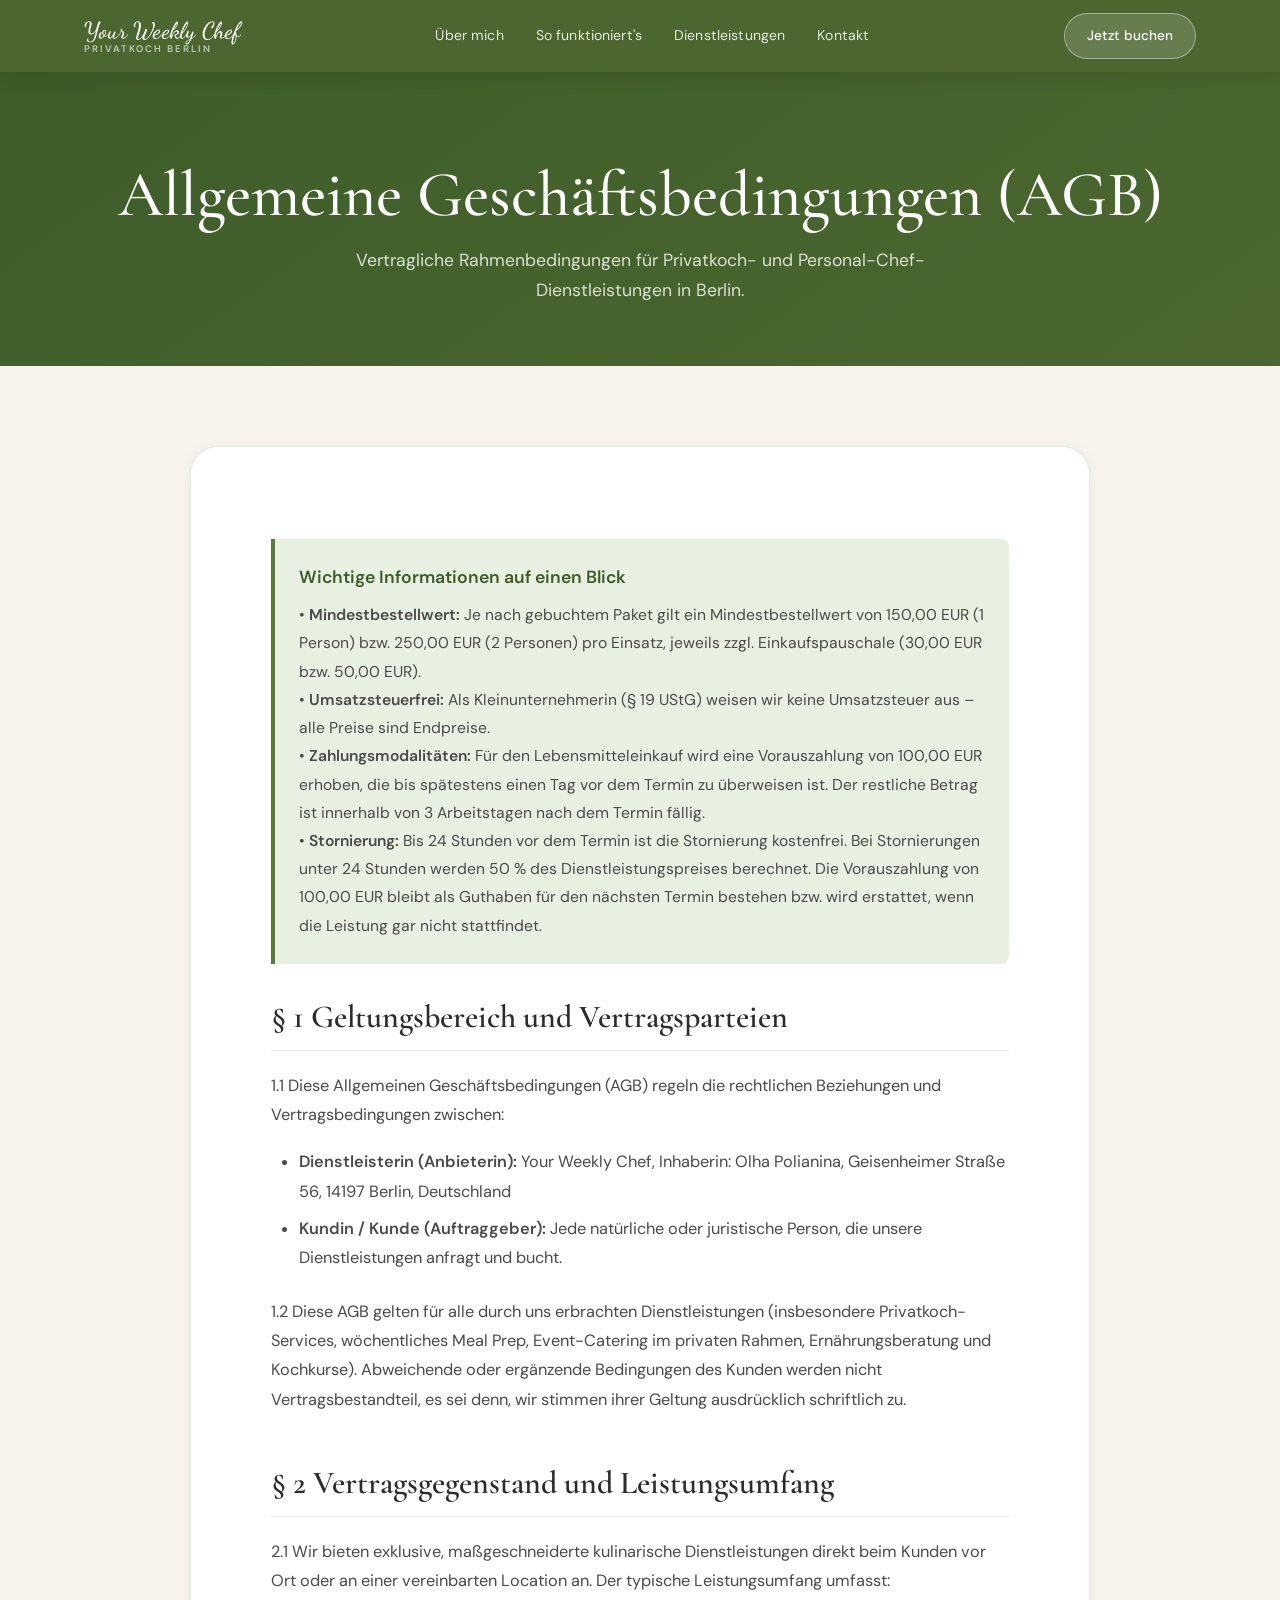
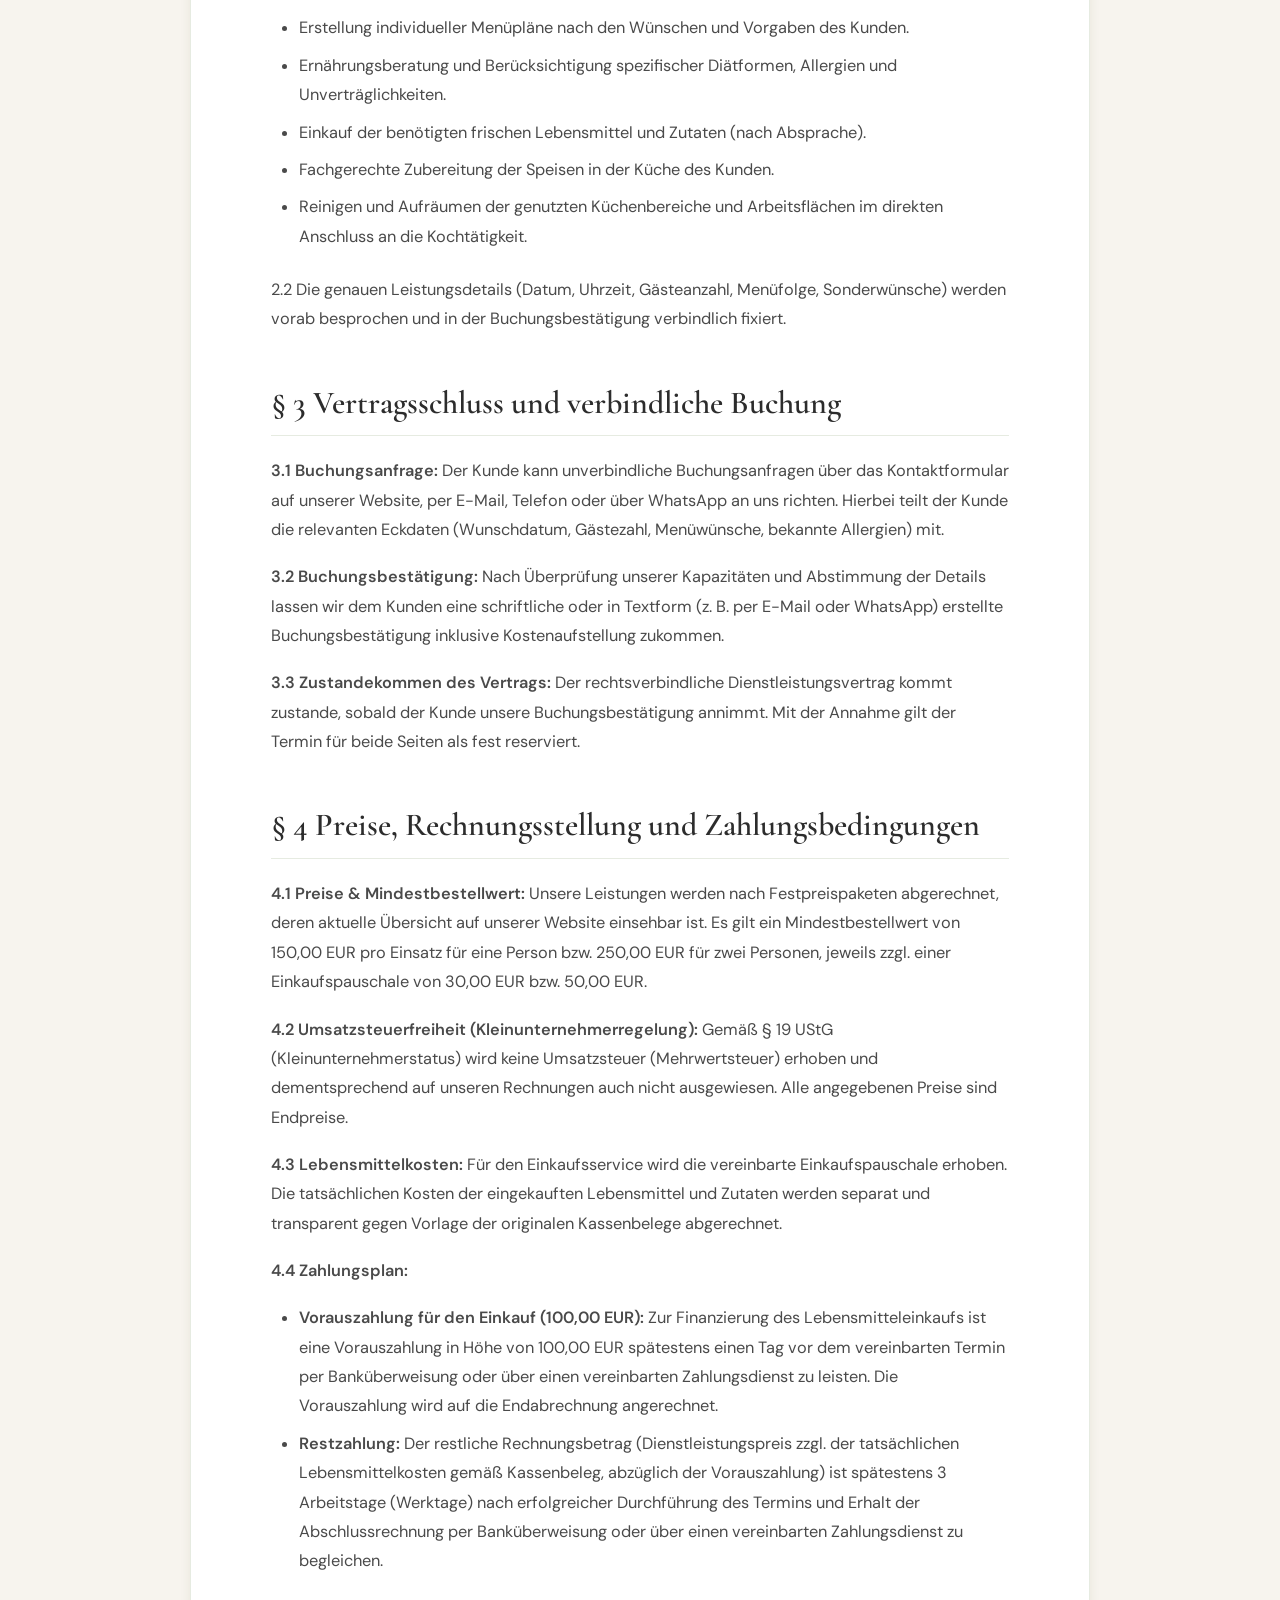
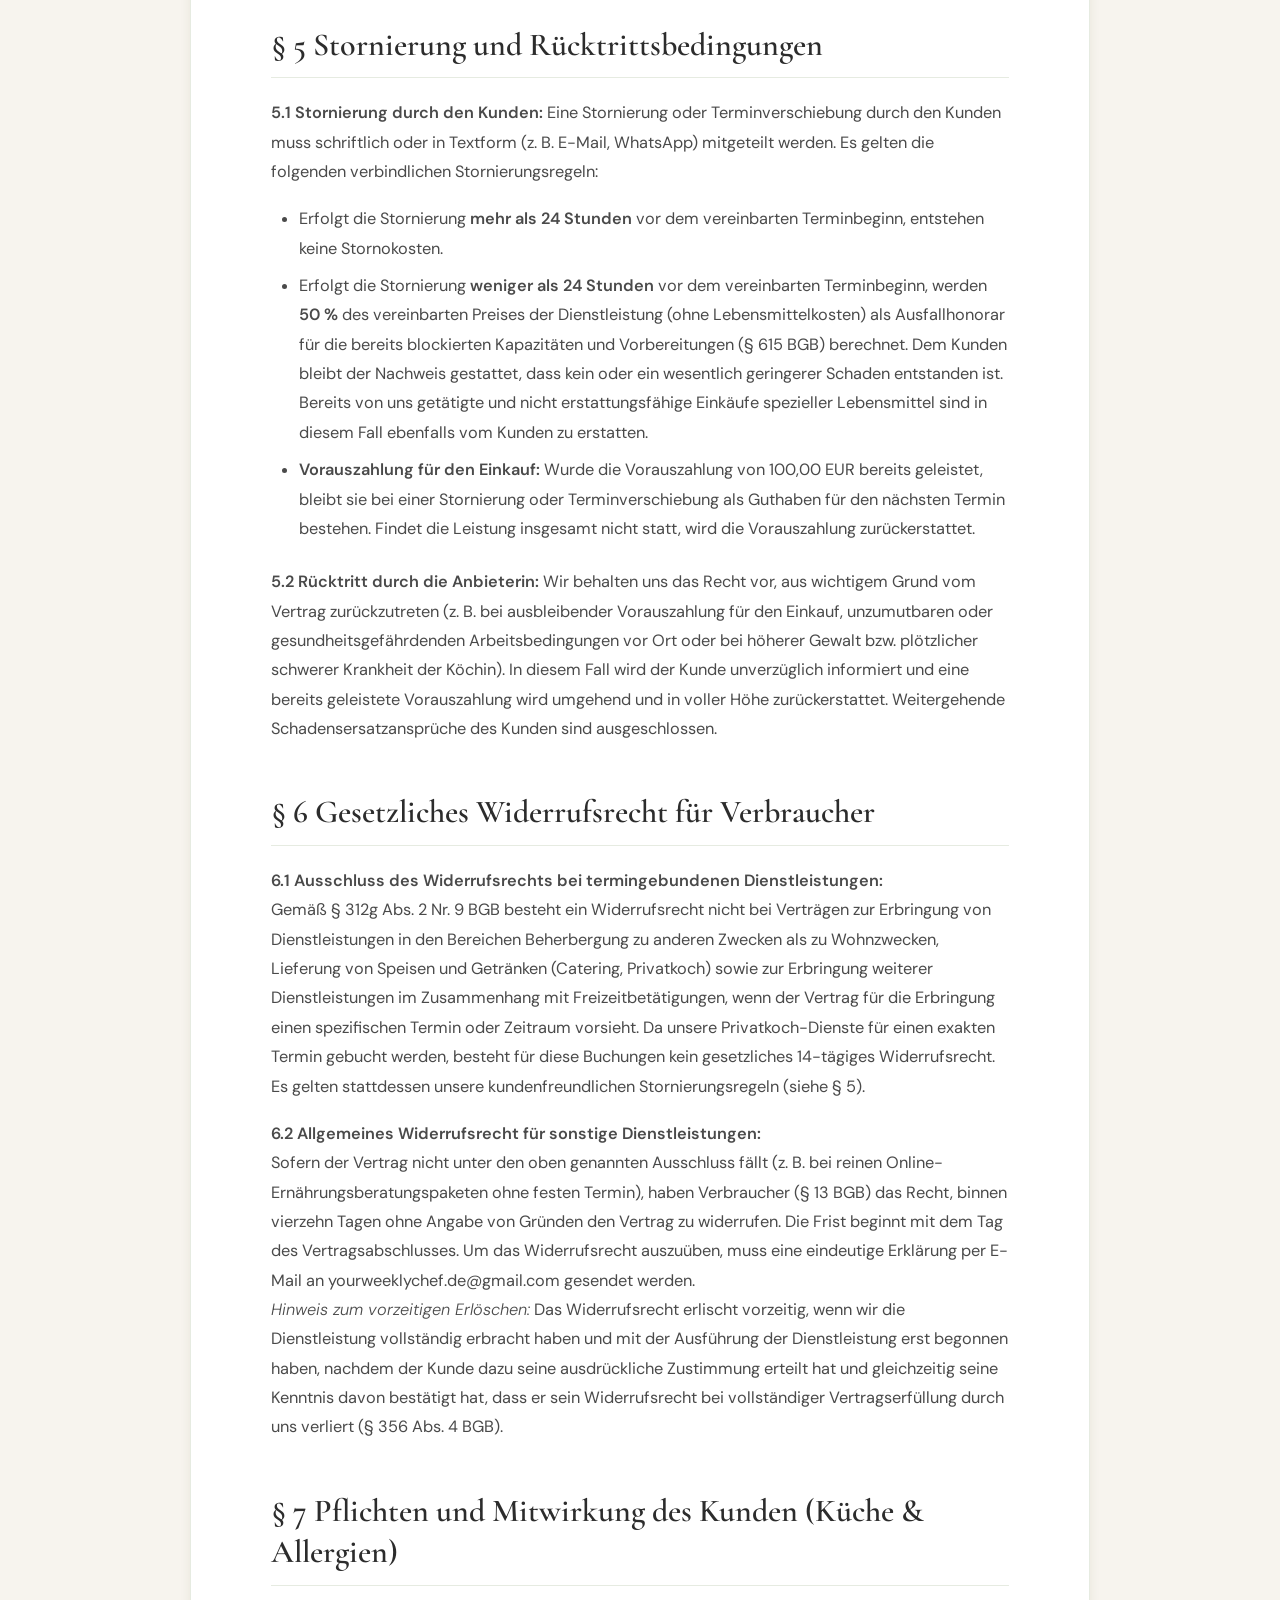
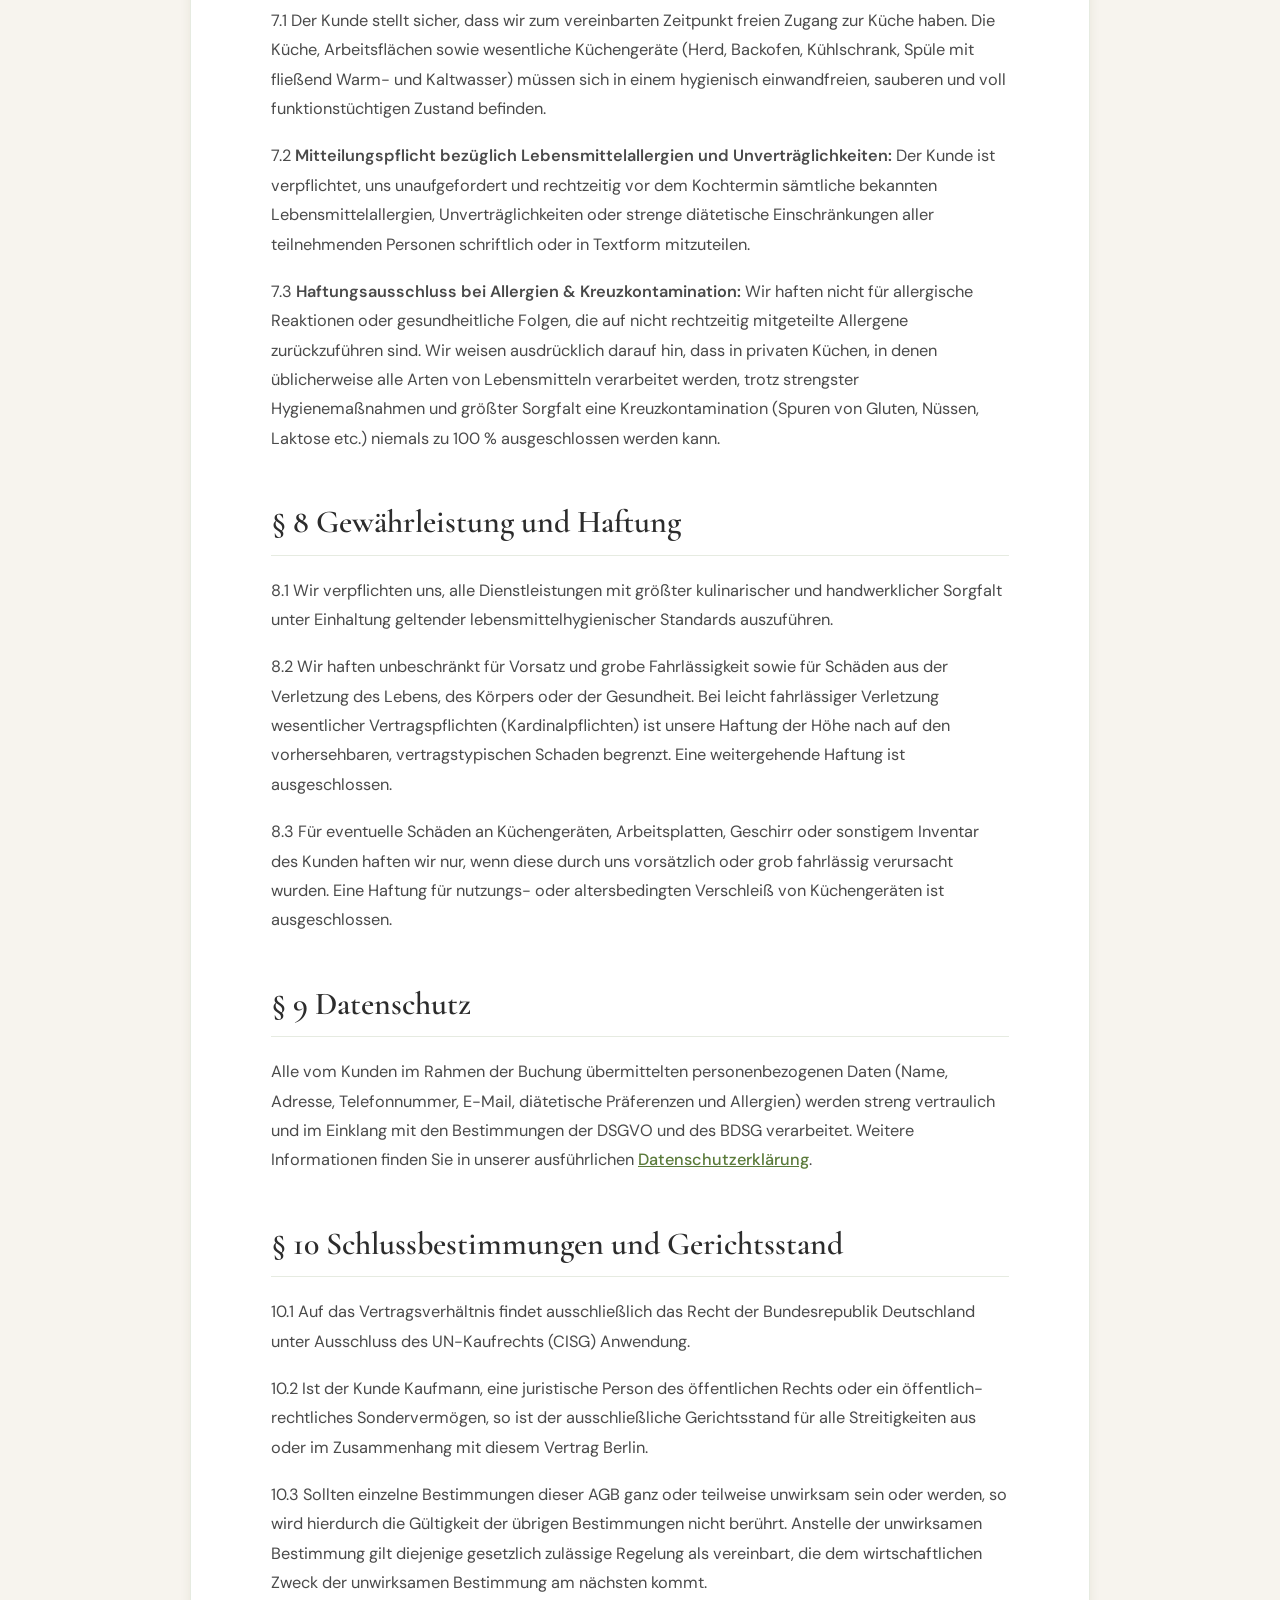
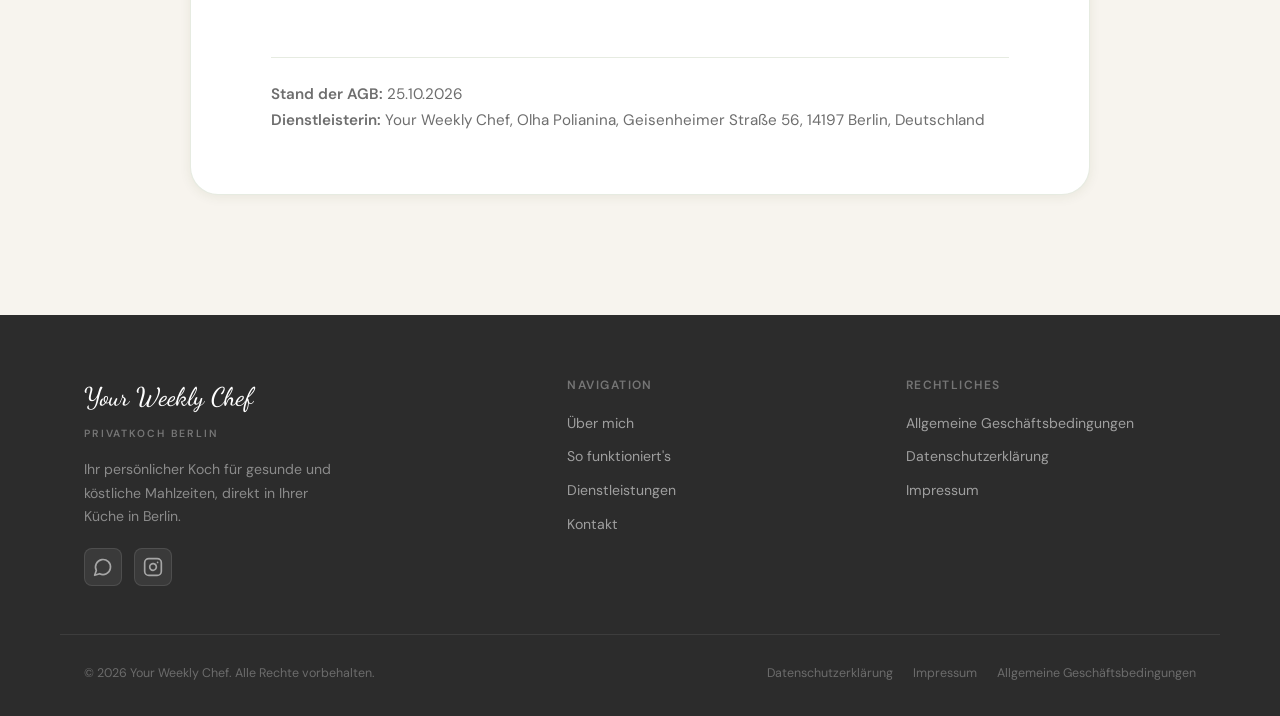
<file: agb.html>
<!DOCTYPE html>
<html lang="de">
<head>
  <meta charset="UTF-8" />
  <meta name="viewport" content="width=device-width, initial-scale=1.0" />
  <title>Allgemeine Geschäftsbedingungen (AGB) — Your Weekly Chef Berlin</title>
  <meta name="description" content="Allgemeine Geschäftsbedingungen (AGB) von Your Weekly Chef in Berlin. Rechtliche Bedingungen, Preise und Stornierungsregeln für Privatkoch- und Meal-Prep-Dienste." />
  <link rel="stylesheet" href="/fonts/fonts.css" />

  <style>
    /* ─── CSS Variables ─────────────────────────────────────────── */
    :root {
      --green-dark:    #3D5C28;
      --green-mid:     #4A6B2F;
      --green-main:    #5A7A3A;
      --green-light:   #6B8F47;
      --green-muted:   #7A9A55;
      --green-hero:    #4C6830;
      --tan:           #C9A96E;
      --tan-light:     #D4B882;
      --tan-pale:      #EDD9B0;
      --mint:          #E8F0E2;
      --mint-mid:      #D6E8CC;
      --cream:         #F7F4EE;
      --cream-dark:    #EDE8DF;
      --white:         #FFFFFF;
      --charcoal:      #2C2C2C;
      --charcoal-mid:  #3E3E3E;
      --text-body:     #4A4A4A;
      --text-light:    #6E6E6E;
      --text-muted:    #8A8A8A;
      --border:        rgba(90,122,58,0.15);
      --shadow-sm:     0 2px 12px rgba(60,80,30,0.08);
      --shadow-md:     0 8px 32px rgba(60,80,30,0.12);
      --shadow-lg:     0 20px 60px rgba(60,80,30,0.15);
      --radius-sm:     8px;
      --radius-md:     16px;
      --radius-lg:     28px;
      --radius-xl:     48px;
      --radius-full:   9999px;
      --font-serif:    'Cormorant Garamond', Georgia, serif;
      --font-sans:     'DM Sans', system-ui, sans-serif;
      --font-script:   'Dancing Script', cursive;
      --transition:    0.3s cubic-bezier(0.4, 0, 0.2, 1);
    }

    /* ─── Reset & Base ──────────────────────────────────────────── */
    *, *::before, *::after { box-sizing: border-box; margin: 0; padding: 0; }

    html { scroll-behavior: smooth; font-size: 16px; }

    body {
      font-family: var(--font-sans);
      color: var(--text-body);
      background: var(--cream);
      line-height: 1.7;
      overflow-x: hidden;
    }

    img { display: block; max-width: 100%; }
    a { text-decoration: none; color: inherit; }
    button { cursor: pointer; font-family: var(--font-sans); border: none; }
    ul { list-style: none; }

    .container {
      width: 100%;
      max-width: 1160px;
      margin: 0 auto;
      padding: 0 24px;
    }

    .btn {
      display: inline-flex;
      align-items: center;
      gap: 8px;
      padding: 14px 28px;
      border-radius: var(--radius-full);
      font-size: 0.9rem;
      font-weight: 500;
      letter-spacing: 0.01em;
      transition: var(--transition);
      white-space: nowrap;
    }

    .btn-primary { background: var(--tan); color: var(--charcoal); }
    .btn-primary:hover { background: var(--tan-light); transform: translateY(-1px); box-shadow: 0 6px 20px rgba(201,169,110,0.4); }
    .btn-green { background: var(--green-main); color: var(--white); }
    .btn-green:hover { background: var(--green-dark); transform: translateY(-1px); box-shadow: 0 6px 20px rgba(90,122,58,0.35); }

    /* ─── Navigation ────────────────────────────────────────────── */
    .nav {
      position: fixed;
      top: 0;
      left: 0;
      right: 0;
      z-index: 100;
      padding: 0 24px;
      transition: var(--transition);
      background: rgba(76,104,48,0.97);
      backdrop-filter: blur(12px);
      box-shadow: 0 2px 20px rgba(0,0,0,0.15);
    }

    .nav__inner {
      max-width: 1160px;
      margin: 0 auto;
      height: 72px;
      display: flex;
      align-items: center;
      justify-content: space-between;
      gap: 24px;
    }

    .nav__logo { display: flex; flex-direction: column; line-height: 1; }
    .nav__logo-script { font-family: var(--font-script); font-size: 1.45rem; color: var(--white); letter-spacing: 0.01em; }
    .nav__logo-sub { font-family: var(--font-sans); font-size: 0.6rem; font-weight: 600; letter-spacing: 0.2em; text-transform: uppercase; color: rgba(255,255,255,0.65); margin-top: 2px; }

    .nav__links { display: flex; align-items: center; gap: 32px; }
    .nav__links a { font-size: 0.88rem; font-weight: 400; color: rgba(255,255,255,0.85); letter-spacing: 0.01em; transition: color var(--transition); position: relative; }
    .nav__links a::after { content: ''; position: absolute; bottom: -3px; left: 0; width: 0; height: 1px; background: var(--tan); transition: width var(--transition); }
    .nav__links a:hover { color: var(--white); }
    .nav__links a:hover::after { width: 100%; }

    .nav__cta { background: rgba(255,255,255,0.15); color: var(--white); border: 1.5px solid rgba(255,255,255,0.4); padding: 10px 22px; border-radius: var(--radius-full); font-size: 0.85rem; font-weight: 500; transition: var(--transition); }
    .nav__cta:hover { background: var(--tan); border-color: var(--tan); color: var(--charcoal); }

    .nav__hamburger { display: none; flex-direction: column; gap: 5px; background: none; padding: 4px; }
    .nav__hamburger span { display: block; width: 24px; height: 2px; background: var(--white); border-radius: 2px; transition: var(--transition); }

    .nav__mobile { display: none; position: fixed; top: 72px; left: 0; right: 0; background: rgba(60,85,35,0.98); backdrop-filter: blur(12px); padding: 24px; z-index: 99; flex-direction: column; gap: 4px; border-top: 1px solid rgba(255,255,255,0.1); }
    .nav__mobile.open { display: flex; }
    .nav__mobile a { color: rgba(255,255,255,0.85); font-size: 1rem; padding: 12px 0; border-bottom: 1px solid rgba(255,255,255,0.08); transition: color var(--transition); }
    .nav__mobile a:hover { color: var(--tan); }
    .nav__mobile .btn-primary { margin-top: 12px; text-align: center; justify-content: center; }

    /* ─── Page Header ───────────────────────────────────────────── */
    .page-header {
      padding: 160px 0 60px;
      background: linear-gradient(145deg, var(--green-dark) 0%, var(--green-hero) 100%);
      color: var(--white);
      text-align: center;
      position: relative;
    }

    .page-header__title {
      font-family: var(--font-serif);
      font-size: clamp(2.5rem, 5vw, 4rem);
      font-weight: 500;
      line-height: 1.1;
      margin-bottom: 16px;
    }

    .page-header__subtitle {
      font-size: 1.1rem;
      color: rgba(255,255,255,0.8);
      max-width: 600px;
      margin: 0 auto;
    }

    /* ─── Legal Content ─────────────────────────────────────────── */
    .legal-content {
      padding: 80px 0 120px;
      background: var(--cream);
    }

    .legal-box {
      background: var(--white);
      border: 1px solid var(--border);
      border-radius: var(--radius-lg);
      padding: 60px 80px;
      box-shadow: var(--shadow-sm);
      max-width: 900px;
      margin: 0 auto;
    }

    .legal-box h2 {
      font-family: var(--font-serif);
      font-size: 2rem;
      color: var(--charcoal);
      margin: 48px 0 20px;
      padding-bottom: 12px;
      border-bottom: 1px solid var(--border);
      line-height: 1.3;
    }

    .legal-box h2:first-of-type { margin-top: 0; }

    .legal-box h3 {
      font-family: var(--font-sans);
      font-size: 1.25rem;
      font-weight: 600;
      color: var(--charcoal-mid);
      margin: 32px 0 14px;
    }

    .legal-box p, .legal-box li {
      font-size: 1.02rem;
      color: var(--text-body);
      line-height: 1.8;
      margin-bottom: 18px;
    }

    .legal-box ul {
      list-style-type: disc;
      margin: 16px 0 24px 28px;
    }

    .legal-box li { margin-bottom: 8px; }

    .legal-box a { color: var(--green-main); text-decoration: underline; font-weight: 500; }
    .legal-box a:hover { color: var(--green-dark); }

    .legal-box .highlight-box {
      background: var(--mint);
      border-left: 4px solid var(--green-main);
      padding: 24px;
      border-radius: 0 var(--radius-sm) var(--radius-sm) 0;
      margin: 32px 0;
    }

    .legal-box .highlight-box h4 {
      font-size: 1.1rem;
      color: var(--green-dark);
      margin-bottom: 8px;
      font-weight: 600;
    }

    .legal-box .highlight-box p { margin-bottom: 0; font-size: 0.98rem; }

    .meta-footer {
      margin-top: 60px;
      padding-top: 24px;
      border-top: 1px solid var(--border);
      font-size: 0.95rem;
      color: var(--text-light);
    }

    /* ─── Footer ────────────────────────────────────────────────── */
    .footer { background: var(--charcoal); padding: 60px 0 32px; }
    .footer__inner { display: grid; grid-template-columns: 1.5fr 1fr 1fr; gap: 48px; margin-bottom: 48px; }
    .footer__logo { font-family: var(--font-script); font-size: 1.6rem; color: var(--white); margin-bottom: 6px; }
    .footer__logo-sub { font-size: 0.65rem; font-weight: 600; letter-spacing: 0.18em; text-transform: uppercase; color: rgba(255,255,255,0.35); margin-bottom: 16px; }
    .footer__tagline { font-size: 0.88rem; color: rgba(255,255,255,0.45); line-height: 1.65; max-width: 260px; }

    .footer__social { display: flex; gap: 12px; margin-top: 20px; }
    .footer__social-link { width: 38px; height: 38px; border-radius: var(--radius-sm); background: rgba(255,255,255,0.07); border: 1px solid rgba(255,255,255,0.1); display: flex; align-items: center; justify-content: center; color: rgba(255,255,255,0.55); font-size: 1rem; transition: var(--transition); }
    .footer__social-link:hover { background: var(--green-main); border-color: var(--green-main); color: var(--white); }

    .footer__social-wrapper { position: relative; display: inline-block; }
    .wa-panel { position: absolute; bottom: 54px; left: 0; width: 290px; background: var(--white); border: 1px solid var(--border); border-radius: var(--radius-md); padding: 20px; box-shadow: var(--shadow-lg); display: none; z-index: 110; text-align: left; }
    .wa-panel::after { content: ''; position: absolute; bottom: -7px; left: 14px; width: 14px; height: 14px; background: var(--white); transform: rotate(45deg); border-right: 1px solid var(--border); border-bottom: 1px solid var(--border); }
    .wa-panel.open { display: block; animation: waFadeIn 0.25s cubic-bezier(0.4, 0, 0.2, 1); }
    @keyframes waFadeIn { from { opacity: 0; transform: translateY(8px); } to { opacity: 1; transform: translateY(0); } }
    .wa-panel__header { display: flex; justify-content: space-between; align-items: center; margin-bottom: 10px; }
    .wa-panel__title { font-family: var(--font-sans); font-weight: 600; font-size: 0.95rem; color: var(--charcoal); display: flex; align-items: center; gap: 6px; }
    .wa-panel__close { background: none; border: none; font-size: 1.3rem; color: var(--text-muted); line-height: 1; padding: 2px; }
    .wa-panel__close:hover { color: var(--charcoal); }
    .wa-panel__text { font-size: 0.85rem; color: var(--text-light); margin-bottom: 16px; line-height: 1.5; }
    .wa-panel__btn { padding: 10px 16px; font-size: 0.85rem; width: 100%; display: flex; align-items: center; justify-content: center; gap: 8px; background: #25D366 !important; color: #FFFFFF !important; border-radius: var(--radius-full); font-weight: 600; box-shadow: 0 4px 12px rgba(37,211,102,0.25); text-decoration: none; }
    .wa-panel__btn:hover { background: #1BD75E !important; transform: translateY(-1px); box-shadow: 0 6px 16px rgba(37,211,102,0.35); }

    .footer__col-title { font-size: 0.75rem; font-weight: 700; letter-spacing: 0.12em; text-transform: uppercase; color: rgba(255,255,255,0.35); margin-bottom: 16px; }
    .footer__links { display: flex; flex-direction: column; gap: 10px; }
    .footer__links a { font-size: 0.88rem; color: rgba(255,255,255,0.55); transition: color var(--transition); }
    .footer__links a:hover { color: var(--tan); }
    .footer__bottom { border-top: 1px solid rgba(255,255,255,0.08); padding-top: 28px; display: flex; align-items: center; justify-content: space-between; gap: 16px; flex-wrap: wrap; }
    .footer__copy { font-size: 0.78rem; color: rgba(255,255,255,0.3); }
    .footer__bottom-links { display: flex; gap: 20px; }
    .footer__bottom-links a { font-size: 0.78rem; color: rgba(255,255,255,0.3); transition: color var(--transition); }
    .footer__bottom-links a:hover { color: rgba(255,255,255,0.6); }

    /* ─── Responsive ────────────────────────────────────────────── */
    @media (max-width: 768px) {
      .nav__links, .nav__cta { display: none; }
      .nav__hamburger { display: flex; }
      .legal-box { padding: 40px 24px; }
      .footer__inner { grid-template-columns: 1fr; gap: 32px; }
      .footer__bottom { flex-direction: column; align-items: flex-start; }
    }
  </style>
</head>
<body>

  <nav class="nav">
    <div class="nav__inner container">
      <a href="index.html" class="nav__logo">
        <span class="nav__logo-script">Your Weekly Chef</span>
        <span class="nav__logo-sub">Privatkoch Berlin</span>
      </a>

      <div class="nav__links">
        <a href="index.html#about">Über mich</a>
        <a href="index.html#how-it-works">So funktioniert's</a>
        <a href="index.html#services">Dienstleistungen</a>
        <a href="index.html#contact">Kontakt</a>
      </div>

      <a href="index.html#contact" class="nav__cta btn-primary">Jetzt buchen</a>

      <button class="nav__hamburger" aria-label="Menü öffnen">
        <span></span>
        <span></span>
        <span></span>
      </button>
    </div>

    <div class="nav__mobile">
      <a href="index.html#about">Über mich</a>
      <a href="index.html#how-it-works">So funktioniert's</a>
      <a href="index.html#services">Dienstleistungen</a>
      <a href="index.html#contact">Kontakt</a>
      <a href="index.html#contact" class="btn-primary">Jetzt buchen</a>
    </div>
  </nav>

  <header class="page-header">
    <div class="container">
      <h1 class="page-header__title">Allgemeine Geschäftsbedingungen (AGB)</h1>
      <p class="page-header__subtitle">Vertragliche Rahmenbedingungen für Privatkoch- und Personal-Chef-Dienstleistungen in Berlin.</p>
    </div>
  </header>

  <main class="legal-content">
    <div class="container">
      <div class="legal-box">

        <div class="highlight-box">
          <h4>Wichtige Informationen auf einen Blick</h4>
          <p>
            • <strong>Mindestbestellwert:</strong> Je nach gebuchtem Paket gilt ein Mindestbestellwert von 150,00 EUR (1 Person) bzw. 250,00 EUR (2 Personen) pro Einsatz, jeweils zzgl. Einkaufspauschale (30,00 EUR bzw. 50,00 EUR).<br>
            • <strong>Umsatzsteuerfrei:</strong> Als Kleinunternehmerin (§ 19 UStG) weisen wir keine Umsatzsteuer aus – alle Preise sind Endpreise.<br>
            • <strong>Zahlungsmodalitäten:</strong> Für den Lebensmitteleinkauf wird eine Vorauszahlung von 100,00 EUR erhoben, die bis spätestens einen Tag vor dem Termin zu überweisen ist. Der restliche Betrag ist innerhalb von 3 Arbeitstagen nach dem Termin fällig.<br>
            • <strong>Stornierung:</strong> Bis 24 Stunden vor dem Termin ist die Stornierung kostenfrei. Bei Stornierungen unter 24 Stunden werden 50 % des Dienstleistungspreises berechnet. Die Vorauszahlung von 100,00 EUR bleibt als Guthaben für den nächsten Termin bestehen bzw. wird erstattet, wenn die Leistung gar nicht stattfindet.
          </p>
        </div>

        <h2>§ 1 Geltungsbereich und Vertragsparteien</h2>
        <p>
          1.1 Diese Allgemeinen Geschäftsbedingungen (AGB) regeln die rechtlichen Beziehungen und Vertragsbedingungen zwischen:
        </p>
        <ul>
          <li><strong>Dienstleisterin (Anbieterin):</strong> Your Weekly Chef, Inhaberin: Olha Polianina, Geisenheimer Straße 56, 14197 Berlin, Deutschland</li>
          <li><strong>Kundin / Kunde (Auftraggeber):</strong> Jede natürliche oder juristische Person, die unsere Dienstleistungen anfragt und bucht.</li>
        </ul>
        <p>
          1.2 Diese AGB gelten für alle durch uns erbrachten Dienstleistungen (insbesondere Privatkoch-Services, wöchentliches Meal Prep, Event-Catering im privaten Rahmen, Ernährungsberatung und Kochkurse). Abweichende oder ergänzende Bedingungen des Kunden werden nicht Vertragsbestandteil, es sei denn, wir stimmen ihrer Geltung ausdrücklich schriftlich zu.
        </p>

        <h2>§ 2 Vertragsgegenstand und Leistungsumfang</h2>
        <p>
          2.1 Wir bieten exklusive, maßgeschneiderte kulinarische Dienstleistungen direkt beim Kunden vor Ort oder an einer vereinbarten Location an. Der typische Leistungsumfang umfasst:
        </p>
        <ul>
          <li>Erstellung individueller Menüpläne nach den Wünschen und Vorgaben des Kunden.</li>
          <li>Ernährungsberatung und Berücksichtigung spezifischer Diätformen, Allergien und Unverträglichkeiten.</li>
          <li>Einkauf der benötigten frischen Lebensmittel und Zutaten (nach Absprache).</li>
          <li>Fachgerechte Zubereitung der Speisen in der Küche des Kunden.</li>
          <li>Reinigen und Aufräumen der genutzten Küchenbereiche und Arbeitsflächen im direkten Anschluss an die Kochtätigkeit.</li>
        </ul>
        <p>
          2.2 Die genauen Leistungsdetails (Datum, Uhrzeit, Gästeanzahl, Menüfolge, Sonderwünsche) werden vorab besprochen und in der Buchungsbestätigung verbindlich fixiert.
        </p>

        <h2>§ 3 Vertragsschluss und verbindliche Buchung</h2>
        <p>
          <strong>3.1 Buchungsanfrage:</strong> Der Kunde kann unverbindliche Buchungsanfragen über das Kontaktformular auf unserer Website, per E-Mail, Telefon oder über WhatsApp an uns richten. Hierbei teilt der Kunde die relevanten Eckdaten (Wunschdatum, Gästezahl, Menüwünsche, bekannte Allergien) mit.
        </p>
        <p>
          <strong>3.2 Buchungsbestätigung:</strong> Nach Überprüfung unserer Kapazitäten und Abstimmung der Details lassen wir dem Kunden eine schriftliche oder in Textform (z. B. per E-Mail oder WhatsApp) erstellte Buchungsbestätigung inklusive Kostenaufstellung zukommen.
        </p>
        <p>
          <strong>3.3 Zustandekommen des Vertrags:</strong> Der rechtsverbindliche Dienstleistungsvertrag kommt zustande, sobald der Kunde unsere Buchungsbestätigung annimmt. Mit der Annahme gilt der Termin für beide Seiten als fest reserviert.
        </p>

        <h2>§ 4 Preise, Rechnungsstellung und Zahlungsbedingungen</h2>
        <p>
          <strong>4.1 Preise & Mindestbestellwert:</strong> Unsere Leistungen werden nach Festpreispaketen abgerechnet, deren aktuelle Übersicht auf unserer Website einsehbar ist. Es gilt ein Mindestbestellwert von 150,00 EUR pro Einsatz für eine Person bzw. 250,00 EUR für zwei Personen, jeweils zzgl. einer Einkaufspauschale von 30,00 EUR bzw. 50,00 EUR.
        </p>
        <p>
          <strong>4.2 Umsatzsteuerfreiheit (Kleinunternehmerregelung):</strong> Gemäß § 19 UStG (Kleinunternehmerstatus) wird keine Umsatzsteuer (Mehrwertsteuer) erhoben und dementsprechend auf unseren Rechnungen auch nicht ausgewiesen. Alle angegebenen Preise sind Endpreise.
        </p>
        <p>
          <strong>4.3 Lebensmittelkosten:</strong> Für den Einkaufsservice wird die vereinbarte Einkaufspauschale erhoben. Die tatsächlichen Kosten der eingekauften Lebensmittel und Zutaten werden separat und transparent gegen Vorlage der originalen Kassenbelege abgerechnet.
        </p>
        <p>
          <strong>4.4 Zahlungsplan:</strong>
        </p>
        <ul>
          <li><strong>Vorauszahlung für den Einkauf (100,00 EUR):</strong> Zur Finanzierung des Lebensmitteleinkaufs ist eine Vorauszahlung in Höhe von 100,00 EUR spätestens einen Tag vor dem vereinbarten Termin per Banküberweisung oder über einen vereinbarten Zahlungsdienst zu leisten. Die Vorauszahlung wird auf die Endabrechnung angerechnet.</li>
          <li><strong>Restzahlung:</strong> Der restliche Rechnungsbetrag (Dienstleistungspreis zzgl. der tatsächlichen Lebensmittelkosten gemäß Kassenbeleg, abzüglich der Vorauszahlung) ist spätestens 3 Arbeitstage (Werktage) nach erfolgreicher Durchführung des Termins und Erhalt der Abschlussrechnung per Banküberweisung oder über einen vereinbarten Zahlungsdienst zu begleichen.</li>
        </ul>

        <h2>§ 5 Stornierung und Rücktrittsbedingungen</h2>
        <p>
          <strong>5.1 Stornierung durch den Kunden:</strong>
          Eine Stornierung oder Terminverschiebung durch den Kunden muss schriftlich oder in Textform (z. B. E-Mail, WhatsApp) mitgeteilt werden. Es gelten die folgenden verbindlichen Stornierungsregeln:
        </p>
        <ul>
          <li>Erfolgt die Stornierung <strong>mehr als 24 Stunden</strong> vor dem vereinbarten Terminbeginn, entstehen keine Stornokosten.</li>
          <li>Erfolgt die Stornierung <strong>weniger als 24 Stunden</strong> vor dem vereinbarten Terminbeginn, werden <strong>50 %</strong> des vereinbarten Preises der Dienstleistung (ohne Lebensmittelkosten) als Ausfallhonorar für die bereits blockierten Kapazitäten und Vorbereitungen (§ 615 BGB) berechnet. Dem Kunden bleibt der Nachweis gestattet, dass kein oder ein wesentlich geringerer Schaden entstanden ist. Bereits von uns getätigte und nicht erstattungsfähige Einkäufe spezieller Lebensmittel sind in diesem Fall ebenfalls vom Kunden zu erstatten.</li>
          <li><strong>Vorauszahlung für den Einkauf:</strong> Wurde die Vorauszahlung von 100,00 EUR bereits geleistet, bleibt sie bei einer Stornierung oder Terminverschiebung als Guthaben für den nächsten Termin bestehen. Findet die Leistung insgesamt nicht statt, wird die Vorauszahlung zurückerstattet.</li>
        </ul>
        <p>
          <strong>5.2 Rücktritt durch die Anbieterin:</strong>
          Wir behalten uns das Recht vor, aus wichtigem Grund vom Vertrag zurückzutreten (z. B. bei ausbleibender Vorauszahlung für den Einkauf, unzumutbaren oder gesundheitsgefährdenden Arbeitsbedingungen vor Ort oder bei höherer Gewalt bzw. plötzlicher schwerer Krankheit der Köchin). In diesem Fall wird der Kunde unverzüglich informiert und eine bereits geleistete Vorauszahlung wird umgehend und in voller Höhe zurückerstattet. Weitergehende Schadensersatzansprüche des Kunden sind ausgeschlossen.
        </p>

        <h2>§ 6 Gesetzliches Widerrufsrecht für Verbraucher</h2>
        <p>
          <strong>6.1 Ausschluss des Widerrufsrechts bei termingebundenen Dienstleistungen:</strong><br>
          Gemäß § 312g Abs. 2 Nr. 9 BGB besteht ein Widerrufsrecht nicht bei Verträgen zur Erbringung von Dienstleistungen in den Bereichen Beherbergung zu anderen Zwecken als zu Wohnzwecken, Lieferung von Speisen und Getränken (Catering, Privatkoch) sowie zur Erbringung weiterer Dienstleistungen im Zusammenhang mit Freizeitbetätigungen, wenn der Vertrag für die Erbringung einen spezifischen Termin oder Zeitraum vorsieht. Da unsere Privatkoch-Dienste für einen exakten Termin gebucht werden, besteht für diese Buchungen kein gesetzliches 14-tägiges Widerrufsrecht. Es gelten stattdessen unsere kundenfreundlichen Stornierungsregeln (siehe § 5).
        </p>
        <p>
          <strong>6.2 Allgemeines Widerrufsrecht für sonstige Dienstleistungen:</strong><br>
          Sofern der Vertrag nicht unter den oben genannten Ausschluss fällt (z. B. bei reinen Online-Ernährungsberatungspaketen ohne festen Termin), haben Verbraucher (§ 13 BGB) das Recht, binnen vierzehn Tagen ohne Angabe von Gründen den Vertrag zu widerrufen. Die Frist beginnt mit dem Tag des Vertragsabschlusses. Um das Widerrufsrecht auszuüben, muss eine eindeutige Erklärung per E-Mail an yourweeklychef.de@gmail.com gesendet werden.<br>
          <em>Hinweis zum vorzeitigen Erlöschen:</em> Das Widerrufsrecht erlischt vorzeitig, wenn wir die Dienstleistung vollständig erbracht haben und mit der Ausführung der Dienstleistung erst begonnen haben, nachdem der Kunde dazu seine ausdrückliche Zustimmung erteilt hat und gleichzeitig seine Kenntnis davon bestätigt hat, dass er sein Widerrufsrecht bei vollständiger Vertragserfüllung durch uns verliert (§ 356 Abs. 4 BGB).
        </p>

        <h2>§ 7 Pflichten und Mitwirkung des Kunden (Küche & Allergien)</h2>
        <p>
          7.1 Der Kunde stellt sicher, dass wir zum vereinbarten Zeitpunkt freien Zugang zur Küche haben. Die Küche, Arbeitsflächen sowie wesentliche Küchengeräte (Herd, Backofen, Kühlschrank, Spüle mit fließend Warm- und Kaltwasser) müssen sich in einem hygienisch einwandfreien, sauberen und voll funktionstüchtigen Zustand befinden.
        </p>
        <p>
          7.2 <strong>Mitteilungspflicht bezüglich Lebensmittelallergien und Unverträglichkeiten:</strong> Der Kunde ist verpflichtet, uns unaufgefordert und rechtzeitig vor dem Kochtermin sämtliche bekannten Lebensmittelallergien, Unverträglichkeiten oder strenge diätetische Einschränkungen aller teilnehmenden Personen schriftlich oder in Textform mitzuteilen.
        </p>
        <p>
          7.3 <strong>Haftungsausschluss bei Allergien & Kreuzkontamination:</strong> Wir haften nicht für allergische Reaktionen oder gesundheitliche Folgen, die auf nicht rechtzeitig mitgeteilte Allergene zurückzuführen sind. Wir weisen ausdrücklich darauf hin, dass in privaten Küchen, in denen üblicherweise alle Arten von Lebensmitteln verarbeitet werden, trotz strengster Hygienemaßnahmen und größter Sorgfalt eine Kreuzkontamination (Spuren von Gluten, Nüssen, Laktose etc.) niemals zu 100 % ausgeschlossen werden kann.
        </p>

        <h2>§ 8 Gewährleistung und Haftung</h2>
        <p>
          8.1 Wir verpflichten uns, alle Dienstleistungen mit größter kulinarischer und handwerklicher Sorgfalt unter Einhaltung geltender lebensmittelhygienischer Standards auszuführen.
        </p>
        <p>
          8.2 Wir haften unbeschränkt für Vorsatz und grobe Fahrlässigkeit sowie für Schäden aus der Verletzung des Lebens, des Körpers oder der Gesundheit. Bei leicht fahrlässiger Verletzung wesentlicher Vertragspflichten (Kardinalpflichten) ist unsere Haftung der Höhe nach auf den vorhersehbaren, vertragstypischen Schaden begrenzt. Eine weitergehende Haftung ist ausgeschlossen.
        </p>
        <p>
          8.3 Für eventuelle Schäden an Küchengeräten, Arbeitsplatten, Geschirr oder sonstigem Inventar des Kunden haften wir nur, wenn diese durch uns vorsätzlich oder grob fahrlässig verursacht wurden. Eine Haftung für nutzungs- oder altersbedingten Verschleiß von Küchengeräten ist ausgeschlossen.
        </p>

        <h2>§ 9 Datenschutz</h2>
        <p>
          Alle vom Kunden im Rahmen der Buchung übermittelten personenbezogenen Daten (Name, Adresse, Telefonnummer, E-Mail, diätetische Präferenzen und Allergien) werden streng vertraulich und im Einklang mit den Bestimmungen der DSGVO und des BDSG verarbeitet. Weitere Informationen finden Sie in unserer ausführlichen <a href="datenschutz.html">Datenschutzerklärung</a>.
        </p>

        <h2>§ 10 Schlussbestimmungen und Gerichtsstand</h2>
        <p>
          10.1 Auf das Vertragsverhältnis findet ausschließlich das Recht der Bundesrepublik Deutschland unter Ausschluss des UN-Kaufrechts (CISG) Anwendung.
        </p>
        <p>
          10.2 Ist der Kunde Kaufmann, eine juristische Person des öffentlichen Rechts oder ein öffentlich-rechtliches Sondervermögen, so ist der ausschließliche Gerichtsstand für alle Streitigkeiten aus oder im Zusammenhang mit diesem Vertrag Berlin.
        </p>
        <p>
          10.3 Sollten einzelne Bestimmungen dieser AGB ganz oder teilweise unwirksam sein oder werden, so wird hierdurch die Gültigkeit der übrigen Bestimmungen nicht berührt. Anstelle der unwirksamen Bestimmung gilt diejenige gesetzlich zulässige Regelung als vereinbart, die dem wirtschaftlichen Zweck der unwirksamen Bestimmung am nächsten kommt.
        </p>

        <div class="meta-footer">
          <strong>Stand der AGB:</strong> 25.10.2026<br>
          <strong>Dienstleisterin:</strong> Your Weekly Chef, Olha Polianina, Geisenheimer Straße 56, 14197 Berlin, Deutschland
        </div>

      </div>
    </div>
  </main>

  <footer class="footer">
    <div class="container footer__inner">
      <div>
        <div class="footer__logo">Your Weekly Chef</div>
        <div class="footer__logo-sub">Privatkoch Berlin</div>
        <p class="footer__tagline">Ihr persönlicher Koch für gesunde und köstliche Mahlzeiten, direkt in Ihrer Küche in Berlin.</p>
        <div class="footer__social">
          <div class="footer__social-wrapper">
            <button class="wa-trigger footer__social-link" title="WhatsApp Chat öffnen" aria-label="WhatsApp Chat öffnen">
              <svg xmlns="http://www.w3.org/2000/svg" width="20" height="20" viewBox="0 0 24 24" fill="none" stroke="currentColor" stroke-width="2" stroke-linecap="round" stroke-linejoin="round" class="lucide lucide-message-circle"><path d="M7.9 20A9 9 0 1 0 4 16.1L2 22Z"/></svg>
            </button>
            <div class="wa-panel">
              <div class="wa-panel__header">
                <div class="wa-panel__title">
                  <svg xmlns="http://www.w3.org/2000/svg" width="20" height="20" viewBox="0 0 24 24" fill="none" stroke="currentColor" stroke-width="2" stroke-linecap="round" stroke-linejoin="round" class="lucide lucide-whatsapp"><path d="M12.2 2h-.4A7.2 7.2 0 0 0 5 9.2v3.1L2 22l6.3-2.3c1.7.9 3.5 1.3 5.4 1.3 4.6 0 8.3-3.7 8.3-8.3S16.8 2 12.2 2Z"/><path d="M12.2 2h-.4A7.2 7.2 0 0 0 5 9.2v3.1L2 22l6.3-2.3c1.7.9 3.5 1.3 5.4 1.3 4.6 0 8.3-3.7 8.3-8.3S16.8 2 12.2 2Z"/></svg>
                  Chatten Sie mit mir auf WhatsApp
                </div>
                <button class="wa-panel__close" aria-label="Schließen">
                  <svg xmlns="http://www.w3.org/2000/svg" width="20" height="20" viewBox="0 0 24 24" fill="none" stroke="currentColor" stroke-width="2" stroke-linecap="round" stroke-linejoin="round" class="lucide lucide-x"><path d="M18 6 6 18"/><path d="m6 6 12 12"/></svg>
                </button>
              </div>
              <p class="wa-panel__text">Hallo! Wie kann ich Ihnen heute helfen?</p>
              <a href="https://wa.me/49176628856" target="_blank" rel="noopener noreferrer" class="wa-panel__btn btn-green">
                Nachricht senden
                <svg xmlns="http://www.w3.org/2000/svg" width="20" height="20" viewBox="0 0 24 24" fill="none" stroke="currentColor" stroke-width="2" stroke-linecap="round" stroke-linejoin="round" class="lucide lucide-send"><path d="m22 2-7 20-4-9-9-4 20-7Z"/><path d="M15 9l-6 6"/></svg>
              </a>
            </div>
          </div>
          <a href="https://www.instagram.com/yourweekly.chef/" target="_blank" rel="noopener noreferrer" class="footer__social-link" title="Instagram Profil" aria-label="Instagram Profil">
            <svg xmlns="http://www.w3.org/2000/svg" width="20" height="20" viewBox="0 0 24 24" fill="none" stroke="currentColor" stroke-width="2" stroke-linecap="round" stroke-linejoin="round" class="lucide lucide-instagram"><rect width="20" height="20" x="2" y="2" rx="5" ry="5"/><path d="M16 11.37A4 4 0 1 1 12.63 8 4 4 0 0 1 16 11.37z"/><line x1="17.5" x2="17.51" y1="6.5" y2="6.5"/></svg>
          </a>
        </div>
      </div>

      <div>
        <div class="footer__col-title">Navigation</div>
        <div class="footer__links">
          <a href="index.html#about">Über mich</a>
          <a href="index.html#how-it-works">So funktioniert's</a>
          <a href="index.html#services">Dienstleistungen</a>
          <a href="index.html#contact">Kontakt</a>
        </div>
      </div>

      <div>
        <div class="footer__col-title">Rechtliches</div>
        <div class="footer__links">
          <a href="agb.html">Allgemeine Geschäftsbedingungen</a>
          <a href="datenschutz.html">Datenschutzerklärung</a>
          <a href="impressum.html">Impressum</a>
        </div>
      </div>
    </div>

    <div class="container footer__bottom">
      <div class="footer__copy">© 2026 Your Weekly Chef. Alle Rechte vorbehalten.</div>
      <div class="footer__bottom-links">
        <a href="datenschutz.html">Datenschutzerklärung</a>
        <a href="impressum.html">Impressum</a>
        <a href="agb.html">Allgemeine Geschäftsbedingungen</a>
      </div>
    </div>
  </footer>

  <script>
    // Mobile nav toggle
    const hamburger = document.querySelector('.nav__hamburger');
    const mobileNav = document.querySelector('.nav__mobile');
    if (hamburger && mobileNav) {
      hamburger.addEventListener('click', () => {
        mobileNav.classList.toggle('open');
        hamburger.classList.toggle('open');
      });
      mobileNav.querySelectorAll('a').forEach(link => {
        link.addEventListener('click', () => {
          mobileNav.classList.remove('open');
          hamburger.classList.remove('open');
        });
      });
    }

    // WhatsApp panel toggle
    const waTrigger = document.querySelector('.wa-trigger');
    const waPanel = document.querySelector('.wa-panel');
    const waClose = document.querySelector('.wa-panel__close');

    if (waTrigger && waPanel && waClose) {
      waTrigger.addEventListener('click', (e) => {
        e.preventDefault();
        waPanel.classList.toggle('open');
      });
      waClose.addEventListener('click', () => {
        waPanel.classList.remove('open');
      });
      document.addEventListener('click', (e) => {
        if (!waPanel.contains(e.target) && !waTrigger.contains(e.target)) {
          waPanel.classList.remove('open');
        }
      });
    }
  </script>
</body>
</html>
</file>
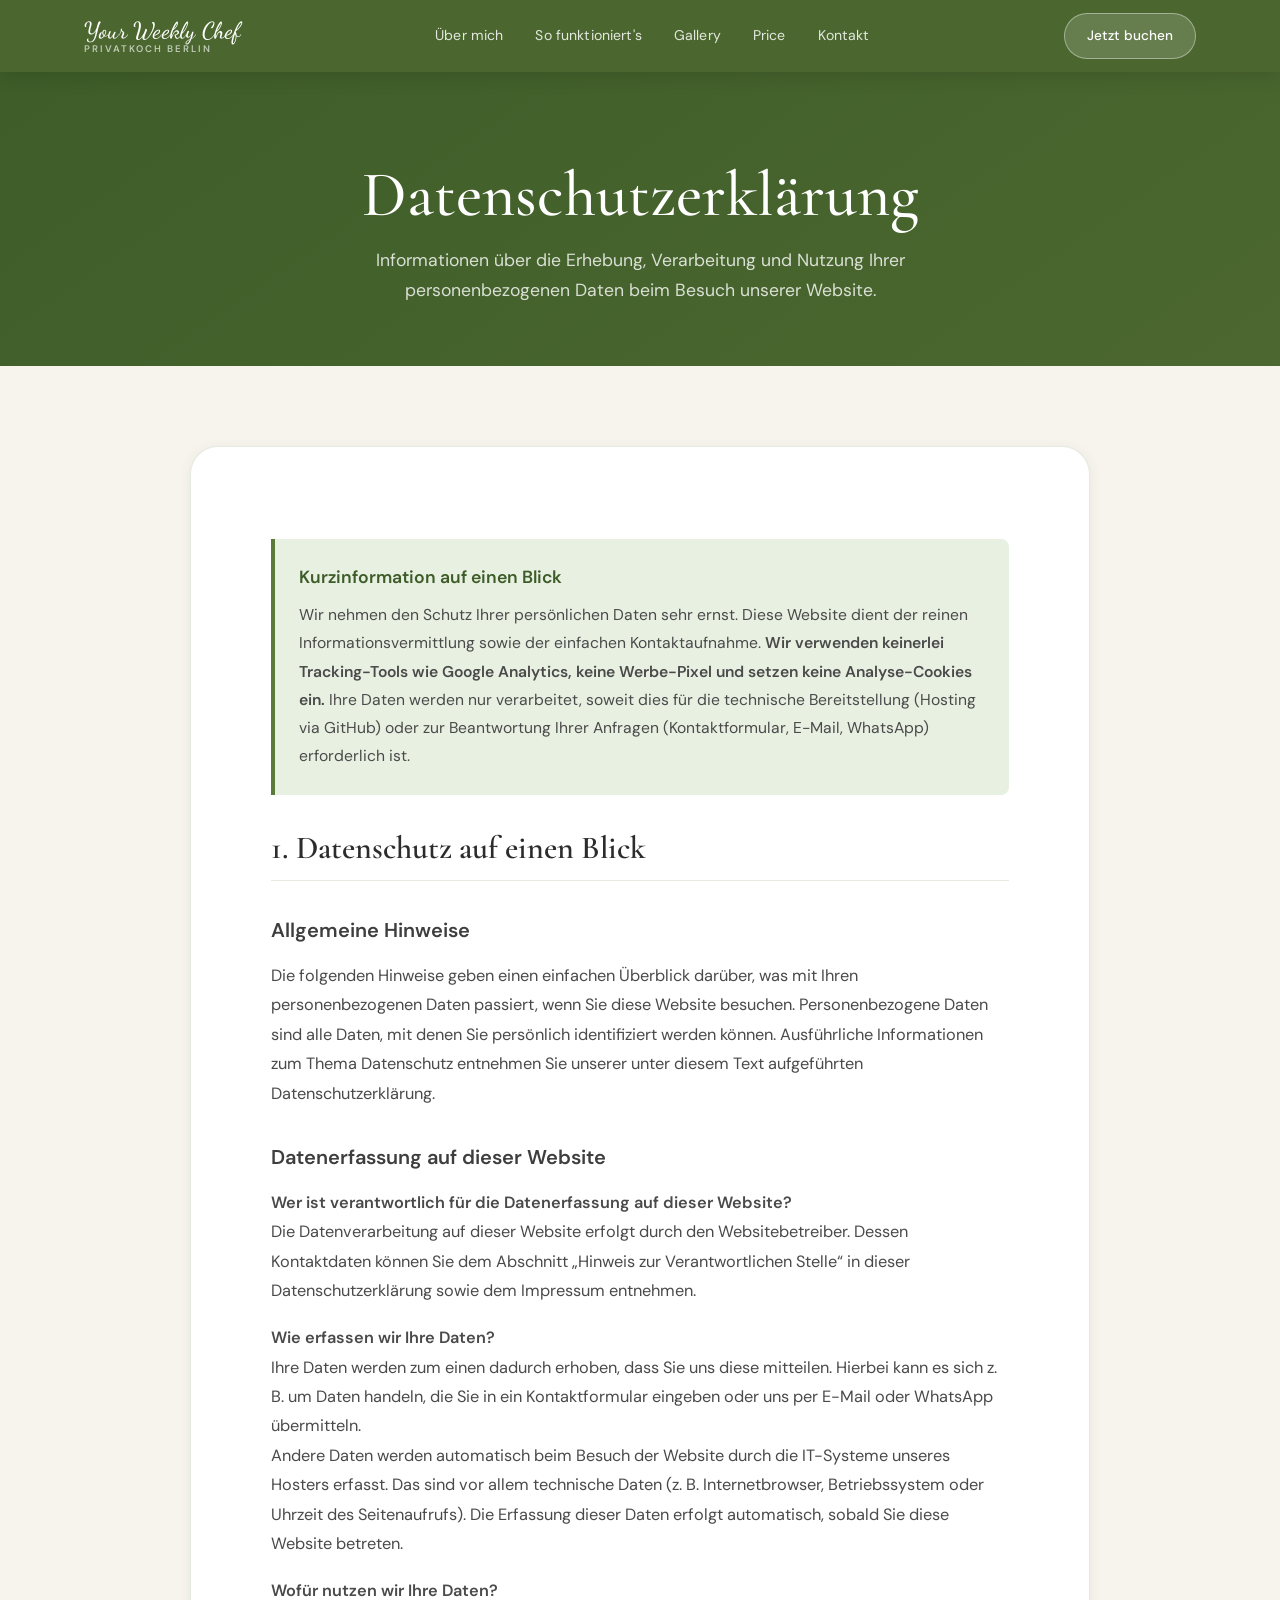
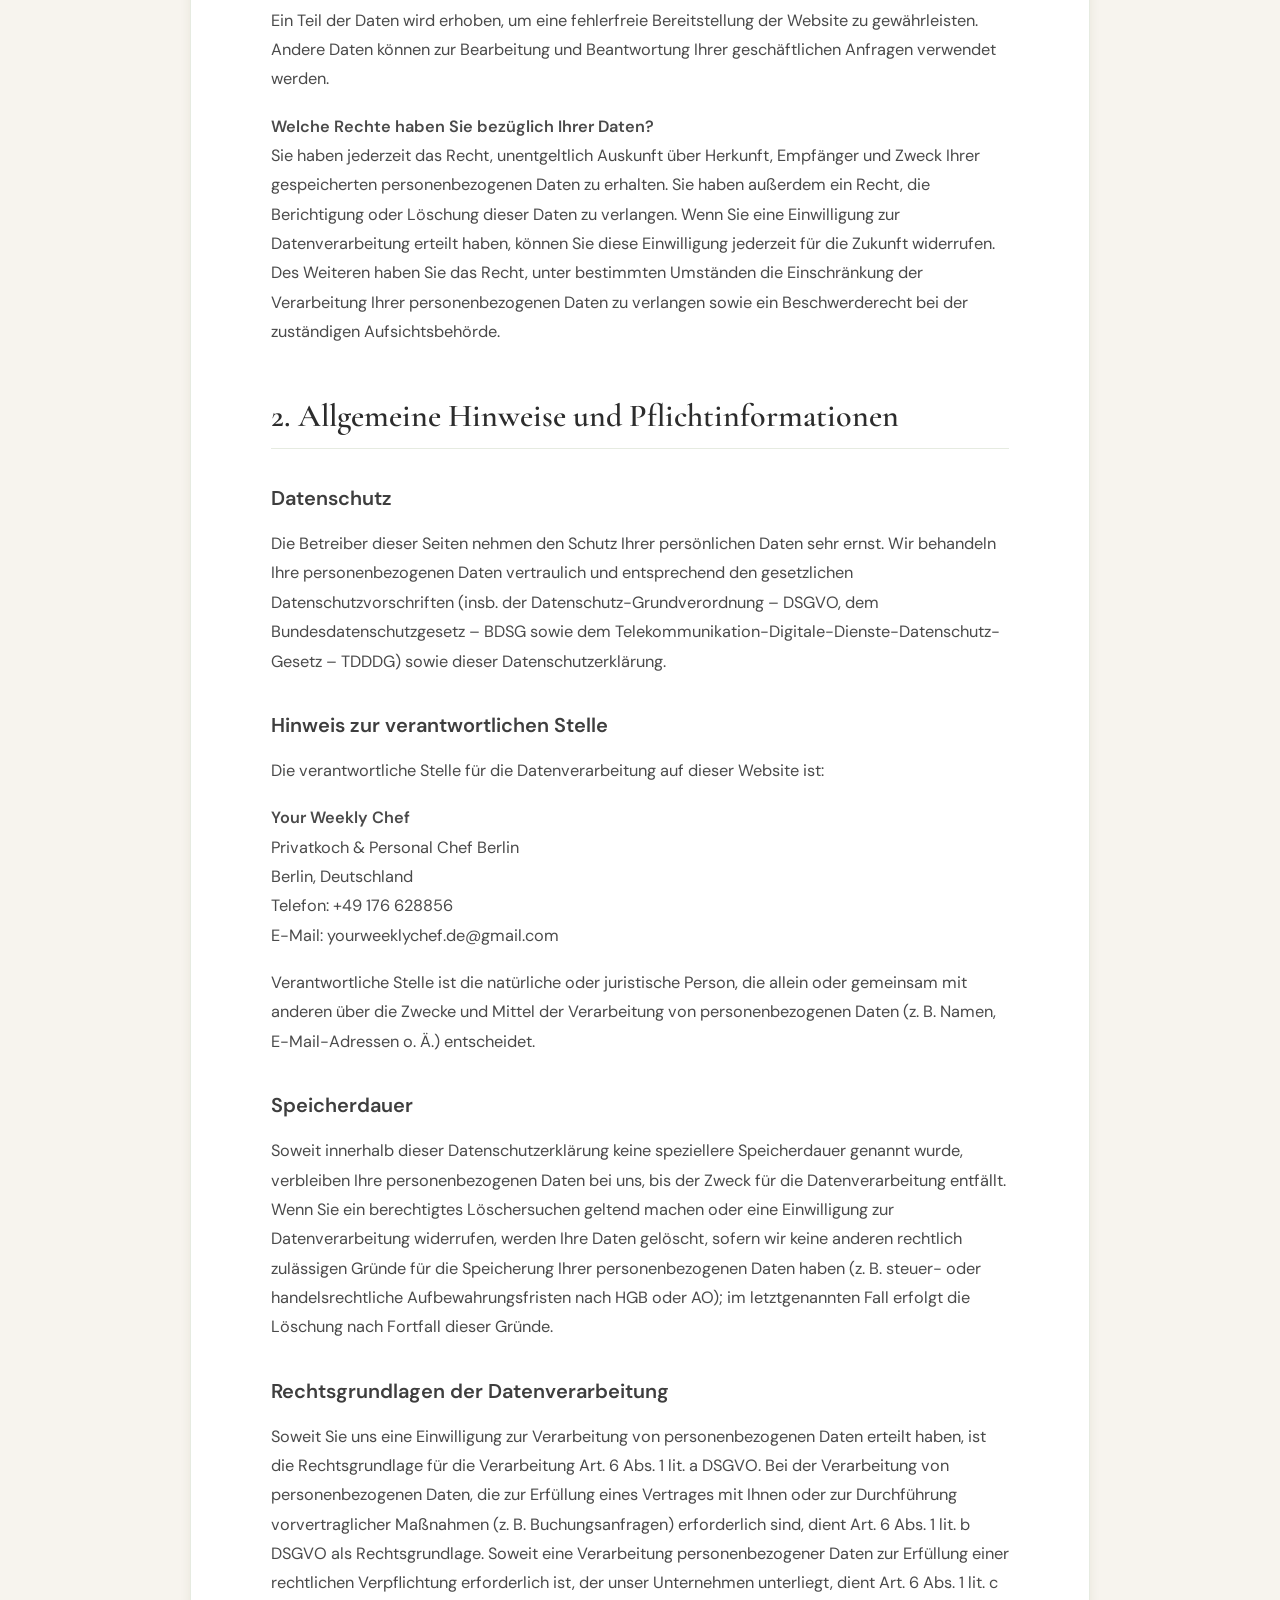
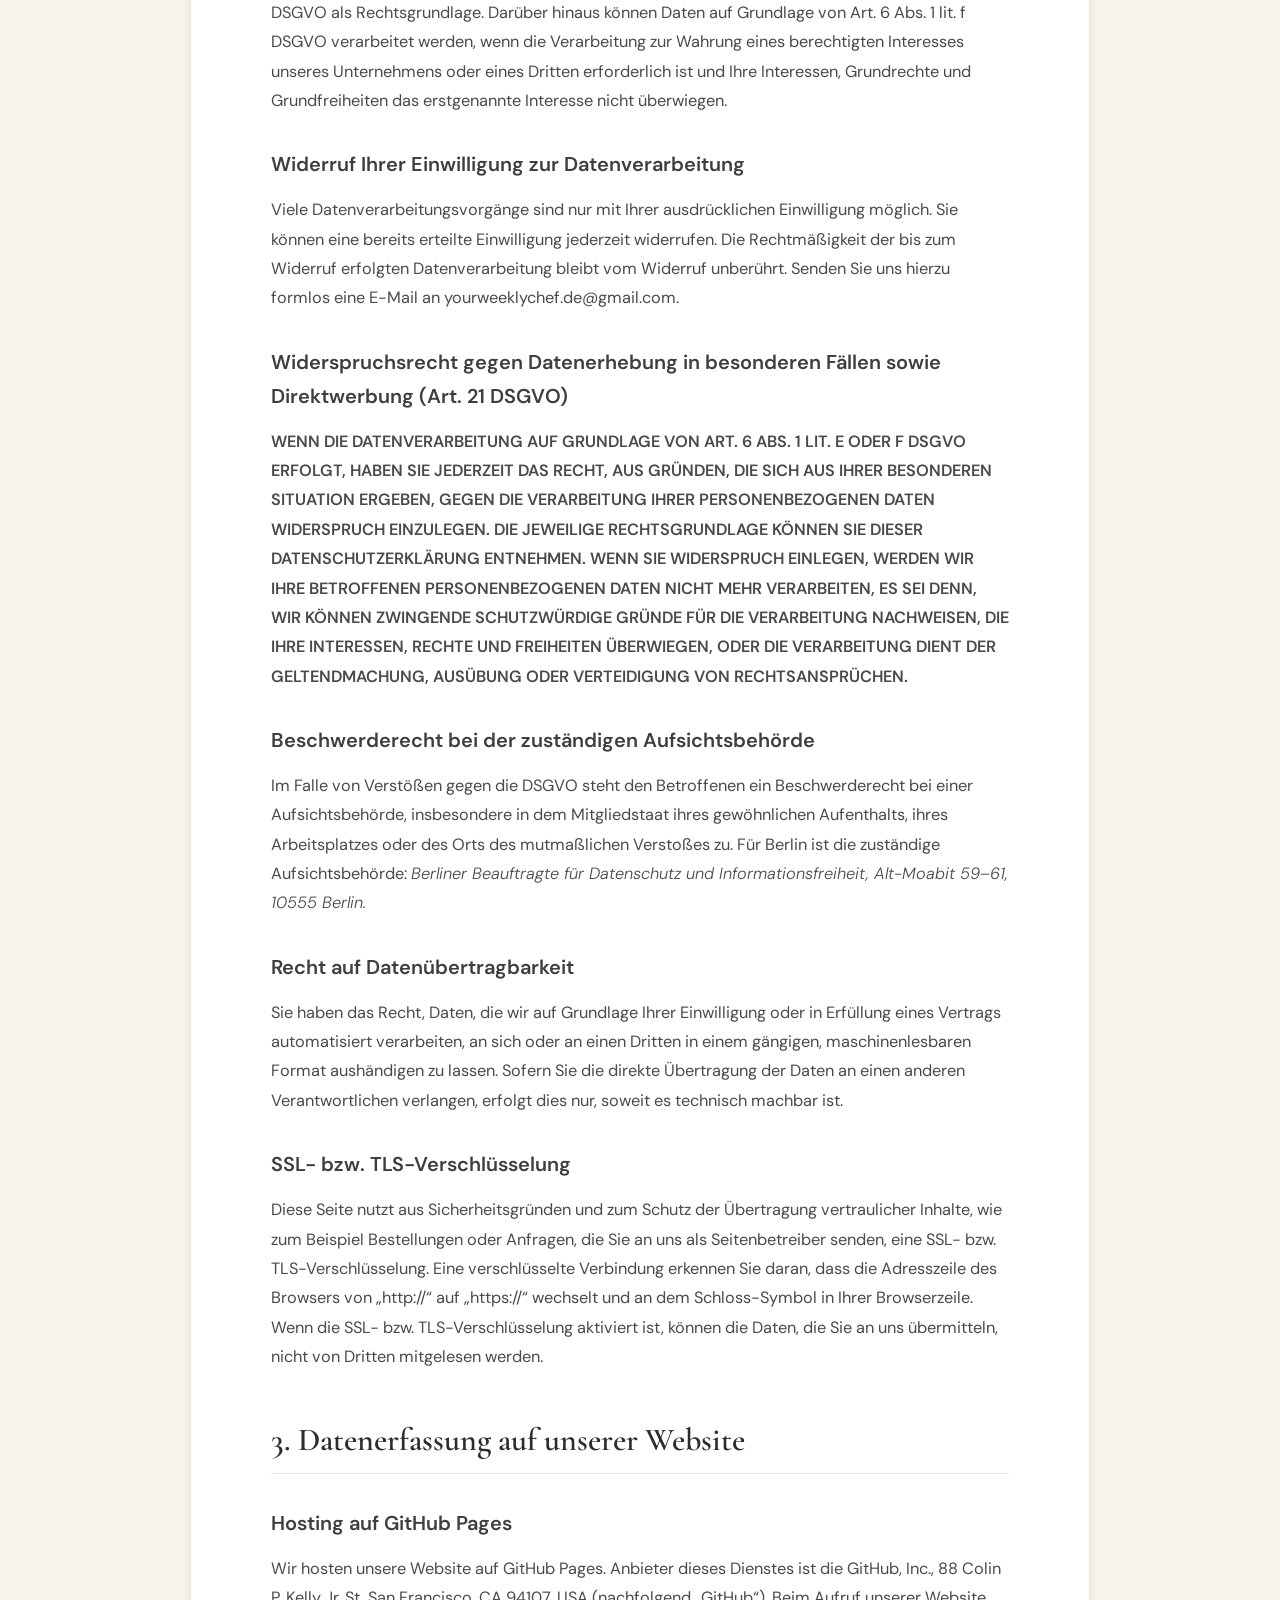
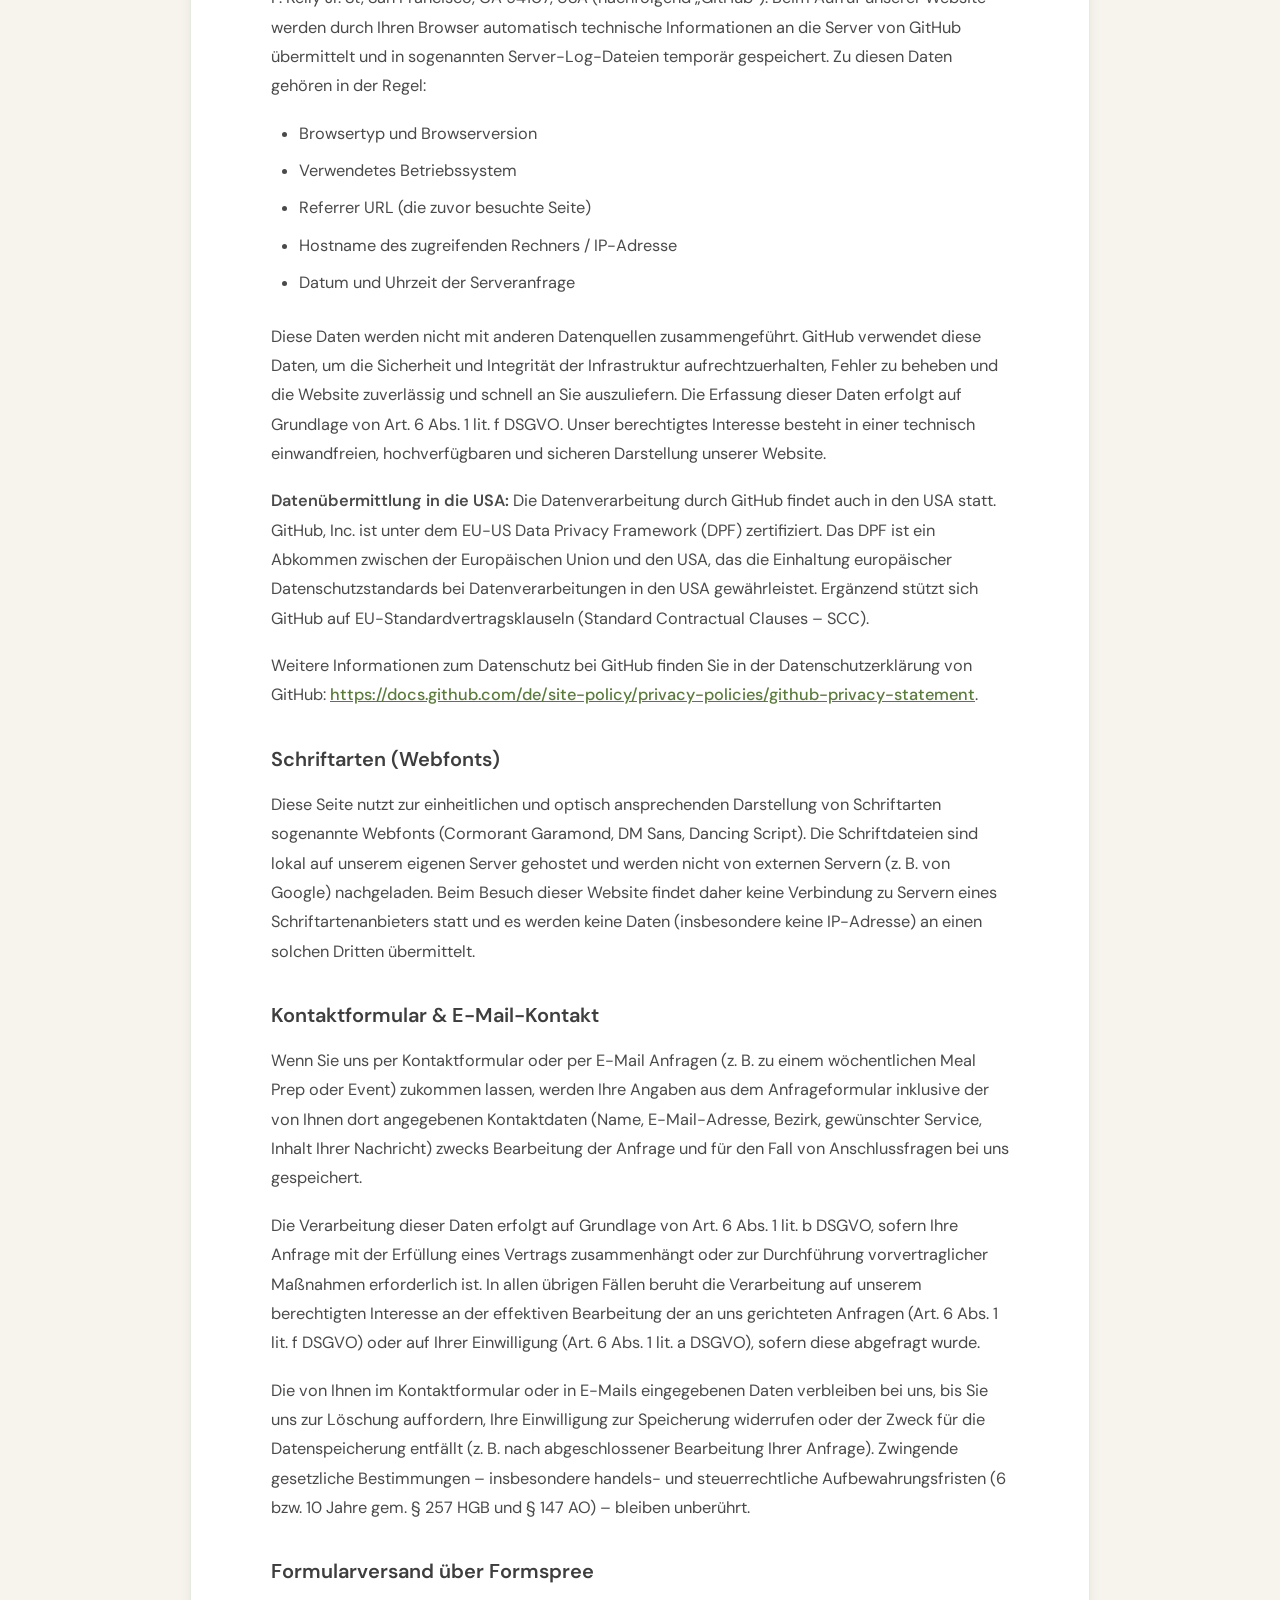
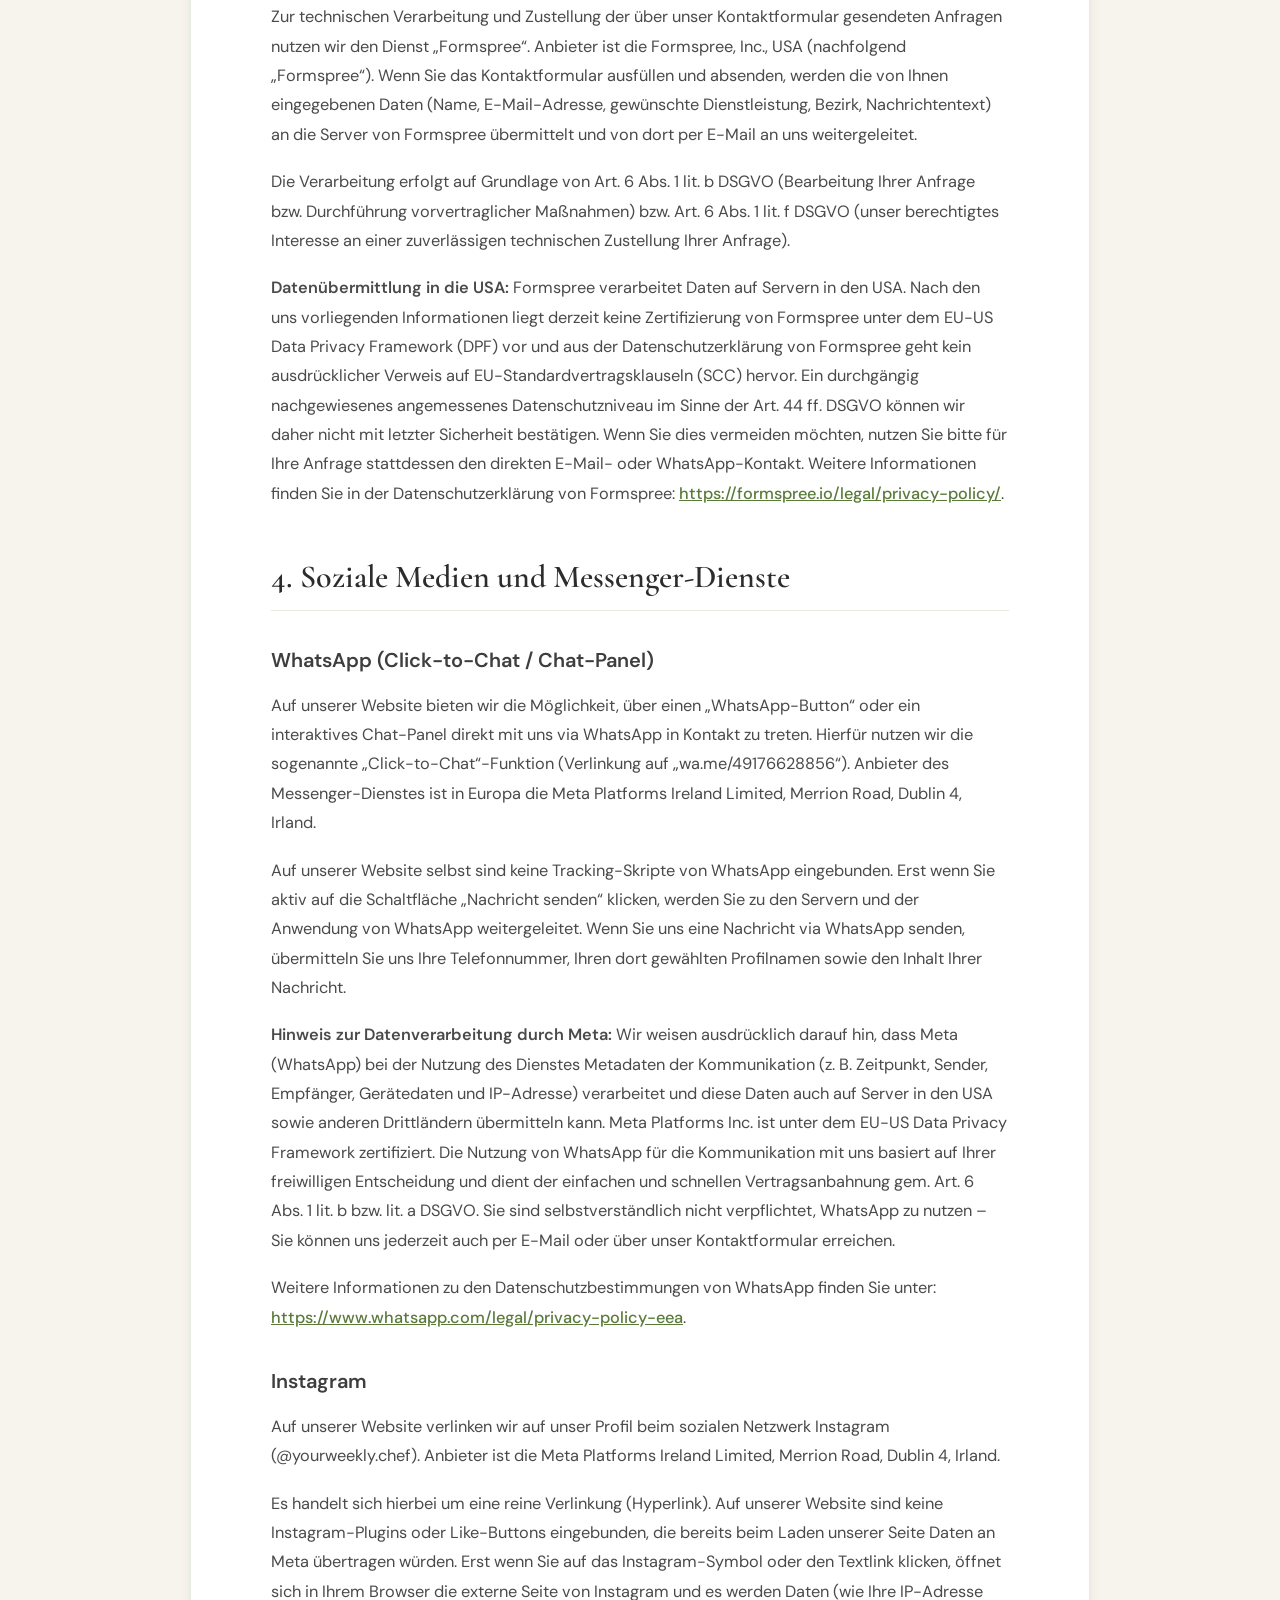
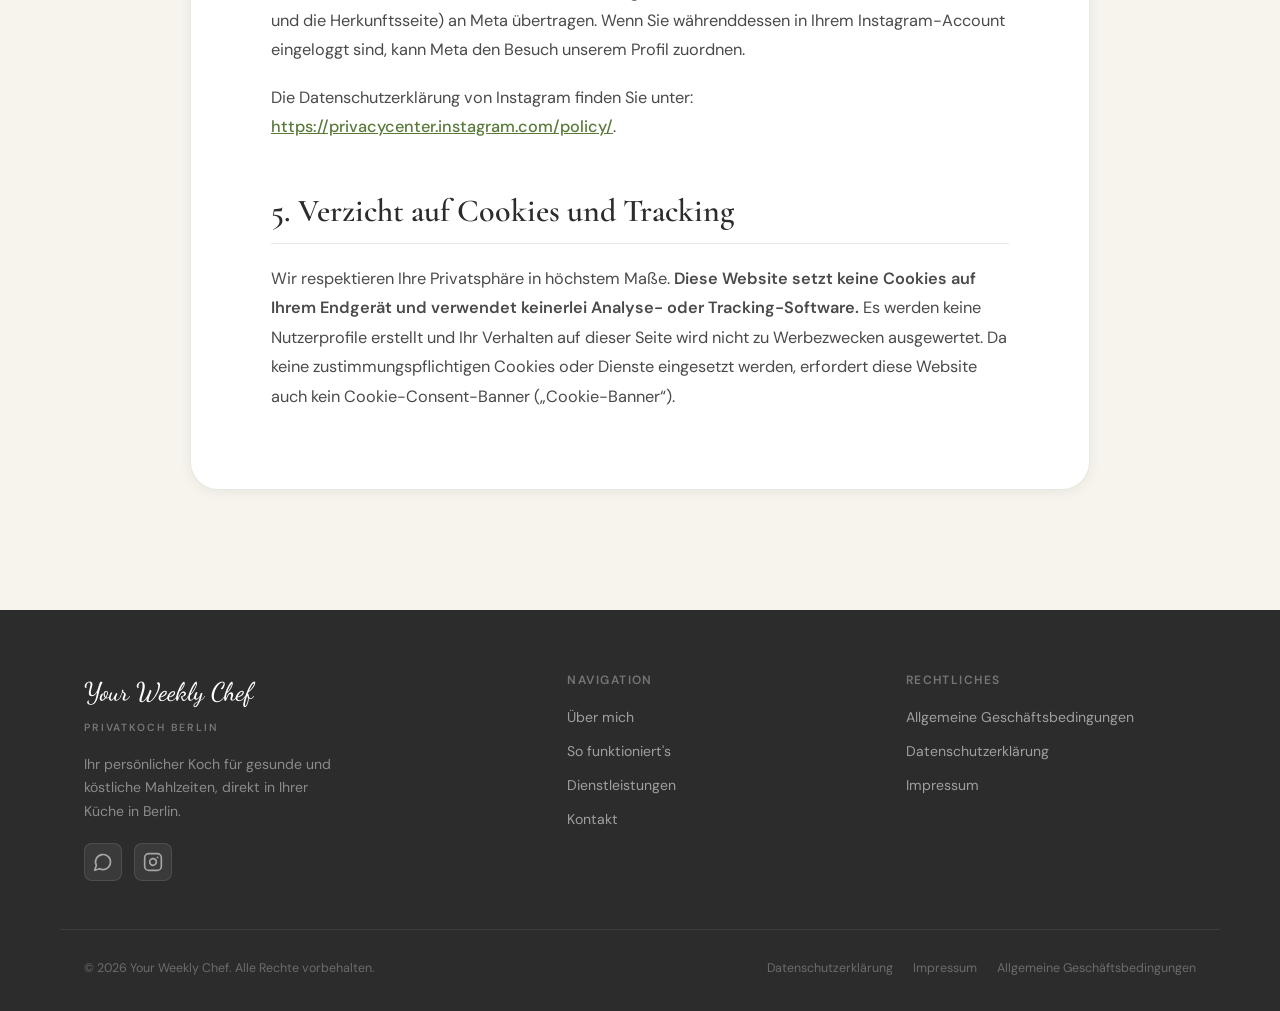
<file: datenschutz.html>
<!DOCTYPE html>
<html lang="de">
<head>
  <meta charset="UTF-8" />
  <meta name="viewport" content="width=device-width, initial-scale=1.0" />
  <title>Datenschutzerklärung — Your Weekly Chef Berlin</title>
  <meta name="description" content="Datenschutzerklärung von Your Weekly Chef in Berlin. Informationen über die Erhebung, Verarbeitung und den Schutz Ihrer personenbezogenen Daten gemäß DSGVO." />
  <link rel="stylesheet" href="/fonts/fonts.css" />

  <style>
    /* ─── CSS Variables ─────────────────────────────────────────── */
    :root {
      --green-dark:    #3D5C28;
      --green-mid:     #4A6B2F;
      --green-main:    #5A7A3A;
      --green-light:   #6B8F47;
      --green-muted:   #7A9A55;
      --green-hero:    #4C6830;
      --tan:           #C9A96E;
      --tan-light:     #D4B882;
      --tan-pale:      #EDD9B0;
      --mint:          #E8F0E2;
      --mint-mid:      #D6E8CC;
      --cream:         #F7F4EE;
      --cream-dark:    #EDE8DF;
      --white:         #FFFFFF;
      --charcoal:      #2C2C2C;
      --charcoal-mid:  #3E3E3E;
      --text-body:     #4A4A4A;
      --text-light:    #6E6E6E;
      --text-muted:    #8A8A8A;
      --border:        rgba(90,122,58,0.15);
      --shadow-sm:     0 2px 12px rgba(60,80,30,0.08);
      --shadow-md:     0 8px 32px rgba(60,80,30,0.12);
      --shadow-lg:     0 20px 60px rgba(60,80,30,0.15);
      --radius-sm:     8px;
      --radius-md:     16px;
      --radius-lg:     28px;
      --radius-xl:     48px;
      --radius-full:   9999px;
      --font-serif:    'Cormorant Garamond', Georgia, serif;
      --font-sans:     'DM Sans', system-ui, sans-serif;
      --font-script:   'Dancing Script', cursive;
      --transition:    0.3s cubic-bezier(0.4, 0, 0.2, 1);
    }

    /* ─── Reset & Base ──────────────────────────────────────────── */
    *, *::before, *::after { box-sizing: border-box; margin: 0; padding: 0; }

    html {
      scroll-behavior: smooth;
      font-size: 16px;
    }

    body {
      font-family: var(--font-sans);
      color: var(--text-body);
      background: var(--cream);
      line-height: 1.7;
      overflow-x: hidden;
    }

    img { display: block; max-width: 100%; }
    a { text-decoration: none; color: inherit; }
    button { cursor: pointer; font-family: var(--font-sans); border: none; }
    ul { list-style: none; }

    /* ─── Utility ───────────────────────────────────────────────── */
    .container {
      width: 100%;
      max-width: 1160px;
      margin: 0 auto;
      padding: 0 24px;
    }

    .btn {
      display: inline-flex;
      align-items: center;
      gap: 8px;
      padding: 14px 28px;
      border-radius: var(--radius-full);
      font-size: 0.9rem;
      font-weight: 500;
      letter-spacing: 0.01em;
      transition: var(--transition);
      white-space: nowrap;
    }

    .btn-primary { background: var(--tan); color: var(--charcoal); }
    .btn-primary:hover { background: var(--tan-light); transform: translateY(-1px); box-shadow: 0 6px 20px rgba(201,169,110,0.4); }

    .btn-green { background: var(--green-main); color: var(--white); }
    .btn-green:hover { background: var(--green-dark); transform: translateY(-1px); box-shadow: 0 6px 20px rgba(90,122,58,0.35); }

    /* ─── Navigation ────────────────────────────────────────────── */
    .nav {
      position: fixed;
      top: 0;
      left: 0;
      right: 0;
      z-index: 100;
      padding: 0 24px;
      transition: var(--transition);
      background: rgba(76,104,48,0.97);
      backdrop-filter: blur(12px);
      box-shadow: 0 2px 20px rgba(0,0,0,0.15);
    }

    .nav__inner {
      max-width: 1160px;
      margin: 0 auto;
      height: 72px;
      display: flex;
      align-items: center;
      justify-content: space-between;
      gap: 24px;
    }

    .nav__logo { display: flex; flex-direction: column; line-height: 1; }
    .nav__logo-script { font-family: var(--font-script); font-size: 1.45rem; color: var(--white); letter-spacing: 0.01em; }
    .nav__logo-sub { font-family: var(--font-sans); font-size: 0.6rem; font-weight: 600; letter-spacing: 0.2em; text-transform: uppercase; color: rgba(255,255,255,0.65); margin-top: 2px; }

    .nav__links { display: flex; align-items: center; gap: 32px; }
    .nav__links a { font-size: 0.88rem; font-weight: 400; color: rgba(255,255,255,0.85); letter-spacing: 0.01em; transition: color var(--transition); position: relative; }
    .nav__links a::after { content: ''; position: absolute; bottom: -3px; left: 0; width: 0; height: 1px; background: var(--tan); transition: width var(--transition); }
    .nav__links a:hover { color: var(--white); }
    .nav__links a:hover::after { width: 100%; }

    .nav__cta { background: rgba(255,255,255,0.15); color: var(--white); border: 1.5px solid rgba(255,255,255,0.4); padding: 10px 22px; border-radius: var(--radius-full); font-size: 0.85rem; font-weight: 500; transition: var(--transition); }
    .nav__cta:hover { background: var(--tan); border-color: var(--tan); color: var(--charcoal); }

    .nav__hamburger { display: none; flex-direction: column; gap: 5px; background: none; padding: 4px; }
    .nav__hamburger span { display: block; width: 24px; height: 2px; background: var(--white); border-radius: 2px; transition: var(--transition); }

    .nav__mobile { display: none; position: fixed; top: 72px; left: 0; right: 0; background: rgba(60,85,35,0.98); backdrop-filter: blur(12px); padding: 24px; z-index: 99; flex-direction: column; gap: 4px; border-top: 1px solid rgba(255,255,255,0.1); }
    .nav__mobile.open { display: flex; }
    .nav__mobile a { color: rgba(255,255,255,0.85); font-size: 1rem; padding: 12px 0; border-bottom: 1px solid rgba(255,255,255,0.08); transition: color var(--transition); }
    .nav__mobile a:hover { color: var(--tan); }
    .nav__mobile .btn-primary { margin-top: 12px; text-align: center; justify-content: center; }

    /* ─── Page Header ───────────────────────────────────────────── */
    .page-header {
      padding: 160px 0 60px;
      background: linear-gradient(145deg, var(--green-dark) 0%, var(--green-hero) 100%);
      color: var(--white);
      text-align: center;
      position: relative;
    }

    .page-header__title {
      font-family: var(--font-serif);
      font-size: clamp(2.5rem, 5vw, 4rem);
      font-weight: 500;
      line-height: 1.1;
      margin-bottom: 16px;
    }

    .page-header__subtitle {
      font-size: 1.1rem;
      color: rgba(255,255,255,0.8);
      max-width: 600px;
      margin: 0 auto;
    }

    /* ─── Legal Content ─────────────────────────────────────────── */
    .legal-content {
      padding: 80px 0 120px;
      background: var(--cream);
    }

    .legal-box {
      background: var(--white);
      border: 1px solid var(--border);
      border-radius: var(--radius-lg);
      padding: 60px 80px;
      box-shadow: var(--shadow-sm);
      max-width: 900px;
      margin: 0 auto;
    }

    .legal-box h2 {
      font-family: var(--font-serif);
      font-size: 2rem;
      color: var(--charcoal);
      margin: 48px 0 20px;
      padding-bottom: 12px;
      border-bottom: 1px solid var(--border);
      line-height: 1.3;
    }

    .legal-box h2:first-of-type { margin-top: 0; }

    .legal-box h3 {
      font-family: var(--font-sans);
      font-size: 1.25rem;
      font-weight: 600;
      color: var(--charcoal-mid);
      margin: 32px 0 14px;
    }

    .legal-box p, .legal-box li {
      font-size: 1.02rem;
      color: var(--text-body);
      line-height: 1.8;
      margin-bottom: 18px;
    }

    .legal-box ul {
      list-style-type: disc;
      margin: 16px 0 24px 28px;
    }

    .legal-box li { margin-bottom: 8px; }

    .legal-box a { color: var(--green-main); text-decoration: underline; font-weight: 500; }
    .legal-box a:hover { color: var(--green-dark); }

    .legal-box .highlight-box {
      background: var(--mint);
      border-left: 4px solid var(--green-main);
      padding: 24px;
      border-radius: 0 var(--radius-sm) var(--radius-sm) 0;
      margin: 32px 0;
    }

    .legal-box .highlight-box h4 {
      font-size: 1.1rem;
      color: var(--green-dark);
      margin-bottom: 8px;
      font-weight: 600;
    }

    .legal-box .highlight-box p { margin-bottom: 0; font-size: 0.98rem; }

    /* ─── Footer (Identical) ────────────────────────────────────── */
    .footer { background: var(--charcoal); padding: 60px 0 32px; }
    .footer__inner { display: grid; grid-template-columns: 1.5fr 1fr 1fr; gap: 48px; margin-bottom: 48px; }
    .footer__logo { font-family: var(--font-script); font-size: 1.6rem; color: var(--white); margin-bottom: 6px; }
    .footer__logo-sub { font-size: 0.65rem; font-weight: 600; letter-spacing: 0.18em; text-transform: uppercase; color: rgba(255,255,255,0.35); margin-bottom: 16px; }
    .footer__tagline { font-size: 0.88rem; color: rgba(255,255,255,0.45); line-height: 1.65; max-width: 260px; }

    .footer__social { display: flex; gap: 12px; margin-top: 20px; }
    .footer__social-link { width: 38px; height: 38px; border-radius: var(--radius-sm); background: rgba(255,255,255,0.07); border: 1px solid rgba(255,255,255,0.1); display: flex; align-items: center; justify-content: center; color: rgba(255,255,255,0.55); font-size: 1rem; transition: var(--transition); }
    .footer__social-link:hover { background: var(--green-main); border-color: var(--green-main); color: var(--white); }

    .footer__social-wrapper { position: relative; display: inline-block; }
    .wa-panel { position: absolute; bottom: 54px; left: 0; width: 290px; background: var(--white); border: 1px solid var(--border); border-radius: var(--radius-md); padding: 20px; box-shadow: var(--shadow-lg); display: none; z-index: 110; text-align: left; }
    .wa-panel::after { content: ''; position: absolute; bottom: -7px; left: 14px; width: 14px; height: 14px; background: var(--white); transform: rotate(45deg); border-right: 1px solid var(--border); border-bottom: 1px solid var(--border); }
    .wa-panel.open { display: block; animation: waFadeIn 0.25s cubic-bezier(0.4, 0, 0.2, 1); }
    @keyframes waFadeIn { from { opacity: 0; transform: translateY(8px); } to { opacity: 1; transform: translateY(0); } }
    .wa-panel__header { display: flex; justify-content: space-between; align-items: center; margin-bottom: 10px; }
    .wa-panel__title { font-family: var(--font-sans); font-weight: 600; font-size: 0.95rem; color: var(--charcoal); display: flex; align-items: center; gap: 6px; }
    .wa-panel__close { background: none; border: none; font-size: 1.3rem; color: var(--text-muted); line-height: 1; padding: 2px; }
    .wa-panel__close:hover { color: var(--charcoal); }
    .wa-panel__text { font-size: 0.85rem; color: var(--text-light); margin-bottom: 16px; line-height: 1.5; }
    .wa-panel__btn { padding: 10px 16px; font-size: 0.85rem; width: 100%; display: flex; align-items: center; justify-content: center; gap: 8px; background: #25D366 !important; color: #FFFFFF !important; border-radius: var(--radius-full); font-weight: 600; box-shadow: 0 4px 12px rgba(37,211,102,0.25); text-decoration: none; }
    .wa-panel__btn:hover { background: #1BD75E !important; transform: translateY(-1px); box-shadow: 0 6px 16px rgba(37,211,102,0.35); }

    .footer__col-title { font-size: 0.75rem; font-weight: 700; letter-spacing: 0.12em; text-transform: uppercase; color: rgba(255,255,255,0.35); margin-bottom: 16px; }
    .footer__links { display: flex; flex-direction: column; gap: 10px; }
    .footer__links a { font-size: 0.88rem; color: rgba(255,255,255,0.55); transition: color var(--transition); }
    .footer__links a:hover { color: var(--tan); }
    .footer__bottom { border-top: 1px solid rgba(255,255,255,0.08); padding-top: 28px; display: flex; align-items: center; justify-content: space-between; gap: 16px; flex-wrap: wrap; }
    .footer__copy { font-size: 0.78rem; color: rgba(255,255,255,0.3); }
    .footer__bottom-links { display: flex; gap: 20px; }
    .footer__bottom-links a { font-size: 0.78rem; color: rgba(255,255,255,0.3); transition: color var(--transition); }
    .footer__bottom-links a:hover { color: rgba(255,255,255,0.6); }

    /* ─── Responsive ────────────────────────────────────────────── */
    @media (max-width: 768px) {
      .nav__links, .nav__cta { display: none; }
      .nav__hamburger { display: flex; }
      .legal-box { padding: 40px 24px; }
      .footer__inner { grid-template-columns: 1fr; gap: 32px; }
      .footer__bottom { flex-direction: column; align-items: flex-start; }
    }
  </style>
</head>
<body>

   <nav class="nav">
    <div class="nav__inner container">
      <a href="index.html" class="nav__logo">
        <span class="nav__logo-script">Your Weekly Chef</span>
        <span class="nav__logo-sub">Privatkoch Berlin</span>
      </a>

       <div class="nav__links">
        <a href="index.html#about">Über mich</a>
        <a href="index.html#how-it-works">So funktioniert's</a>
        <a href="index.html#gallery">Gallery</a>
        <a href="index.html#pricing">Price</a>
        <a href="index.html#contact">Kontakt</a>

      </div>

      <a href="#contact" class="nav__cta btn-primary">Jetzt buchen</a>

      <button class="nav__hamburger">
        <span></span>
        <span></span>
        <span></span>
      </button>
    </div>

    <div class="nav__mobile">
      <a href="index.html#about">Über mich</a>
      <a href="index.html#how-it-works">So funktioniert's</a>
      <a href="index.html#gallery">Galerie</a>
      <a href="index.html#pricing">Price</a>
      <a href="index.html#contact">Kontakt</a>
      <a href="index.html#contact" class="btn-primary">Jetzt buchen</a>
      <div class="nav__lang-switcher">
      </div>
    </div>
  </nav>


  <header class="page-header">
    <div class="container">
      <h1 class="page-header__title">Datenschutzerklärung</h1>
      <p class="page-header__subtitle">Informationen über die Erhebung, Verarbeitung und Nutzung Ihrer personenbezogenen Daten beim Besuch unserer Website.</p>
    </div>
  </header>

  <main class="legal-content">
    <div class="container">
      <div class="legal-box">

        <div class="highlight-box">
          <h4>Kurzinformation auf einen Blick</h4>
          <p>Wir nehmen den Schutz Ihrer persönlichen Daten sehr ernst. Diese Website dient der reinen Informationsvermittlung sowie der einfachen Kontaktaufnahme. <strong>Wir verwenden keinerlei Tracking-Tools wie Google Analytics, keine Werbe-Pixel und setzen keine Analyse-Cookies ein.</strong> Ihre Daten werden nur verarbeitet, soweit dies für die technische Bereitstellung (Hosting via GitHub) oder zur Beantwortung Ihrer Anfragen (Kontaktformular, E-Mail, WhatsApp) erforderlich ist.</p>
        </div>

        <h2>1. Datenschutz auf einen Blick</h2>
        <h3>Allgemeine Hinweise</h3>
        <p>Die folgenden Hinweise geben einen einfachen Überblick darüber, was mit Ihren personenbezogenen Daten passiert, wenn Sie diese Website besuchen. Personenbezogene Daten sind alle Daten, mit denen Sie persönlich identifiziert werden können. Ausführliche Informationen zum Thema Datenschutz entnehmen Sie unserer unter diesem Text aufgeführten Datenschutzerklärung.</p>

        <h3>Datenerfassung auf dieser Website</h3>
        <p><strong>Wer ist verantwortlich für die Datenerfassung auf dieser Website?</strong><br>Die Datenverarbeitung auf dieser Website erfolgt durch den Websitebetreiber. Dessen Kontaktdaten können Sie dem Abschnitt „Hinweis zur Verantwortlichen Stelle“ in dieser Datenschutzerklärung sowie dem Impressum entnehmen.</p>
        <p><strong>Wie erfassen wir Ihre Daten?</strong><br>Ihre Daten werden zum einen dadurch erhoben, dass Sie uns diese mitteilen. Hierbei kann es sich z. B. um Daten handeln, die Sie in ein Kontaktformular eingeben oder uns per E-Mail oder WhatsApp übermitteln.<br>Andere Daten werden automatisch beim Besuch der Website durch die IT-Systeme unseres Hosters erfasst. Das sind vor allem technische Daten (z. B. Internetbrowser, Betriebssystem oder Uhrzeit des Seitenaufrufs). Die Erfassung dieser Daten erfolgt automatisch, sobald Sie diese Website betreten.</p>
        <p><strong>Wofür nutzen wir Ihre Daten?</strong><br>Ein Teil der Daten wird erhoben, um eine fehlerfreie Bereitstellung der Website zu gewährleisten. Andere Daten können zur Bearbeitung und Beantwortung Ihrer geschäftlichen Anfragen verwendet werden.</p>
        <p><strong>Welche Rechte haben Sie bezüglich Ihrer Daten?</strong><br>Sie haben jederzeit das Recht, unentgeltlich Auskunft über Herkunft, Empfänger und Zweck Ihrer gespeicherten personenbezogenen Daten zu erhalten. Sie haben außerdem ein Recht, die Berichtigung oder Löschung dieser Daten zu verlangen. Wenn Sie eine Einwilligung zur Datenverarbeitung erteilt haben, können Sie diese Einwilligung jederzeit für die Zukunft widerrufen. Des Weiteren haben Sie das Recht, unter bestimmten Umständen die Einschränkung der Verarbeitung Ihrer personenbezogenen Daten zu verlangen sowie ein Beschwerderecht bei der zuständigen Aufsichtsbehörde.</p>

        <h2>2. Allgemeine Hinweise und Pflichtinformationen</h2>
        <h3>Datenschutz</h3>
        <p>Die Betreiber dieser Seiten nehmen den Schutz Ihrer persönlichen Daten sehr ernst. Wir behandeln Ihre personenbezogenen Daten vertraulich und entsprechend den gesetzlichen Datenschutzvorschriften (insb. der Datenschutz-Grundverordnung – DSGVO, dem Bundesdatenschutzgesetz – BDSG sowie dem Telekommunikation-Digitale-Dienste-Datenschutz-Gesetz – TDDDG) sowie dieser Datenschutzerklärung.</p>

        <h3>Hinweis zur verantwortlichen Stelle</h3>
        <p>Die verantwortliche Stelle für die Datenverarbeitung auf dieser Website ist:</p>
        <p>
          <strong>Your Weekly Chef</strong><br>
          Privatkoch & Personal Chef Berlin<br>
          Berlin, Deutschland<br>
          Telefon: +49 176 628856<br>
          E-Mail: yourweeklychef.de@gmail.com
        </p>
        <p>Verantwortliche Stelle ist die natürliche oder juristische Person, die allein oder gemeinsam mit anderen über die Zwecke und Mittel der Verarbeitung von personenbezogenen Daten (z. B. Namen, E-Mail-Adressen o. Ä.) entscheidet.</p>

        <h3>Speicherdauer</h3>
        <p>Soweit innerhalb dieser Datenschutzerklärung keine speziellere Speicherdauer genannt wurde, verbleiben Ihre personenbezogenen Daten bei uns, bis der Zweck für die Datenverarbeitung entfällt. Wenn Sie ein berechtigtes Löschersuchen geltend machen oder eine Einwilligung zur Datenverarbeitung widerrufen, werden Ihre Daten gelöscht, sofern wir keine anderen rechtlich zulässigen Gründe für die Speicherung Ihrer personenbezogenen Daten haben (z. B. steuer- oder handelsrechtliche Aufbewahrungsfristen nach HGB oder AO); im letztgenannten Fall erfolgt die Löschung nach Fortfall dieser Gründe.</p>

        <h3>Rechtsgrundlagen der Datenverarbeitung</h3>
        <p>Soweit Sie uns eine Einwilligung zur Verarbeitung von personenbezogenen Daten erteilt haben, ist die Rechtsgrundlage für die Verarbeitung Art. 6 Abs. 1 lit. a DSGVO. Bei der Verarbeitung von personenbezogenen Daten, die zur Erfüllung eines Vertrages mit Ihnen oder zur Durchführung vorvertraglicher Maßnahmen (z. B. Buchungsanfragen) erforderlich sind, dient Art. 6 Abs. 1 lit. b DSGVO als Rechtsgrundlage. Soweit eine Verarbeitung personenbezogener Daten zur Erfüllung einer rechtlichen Verpflichtung erforderlich ist, der unser Unternehmen unterliegt, dient Art. 6 Abs. 1 lit. c DSGVO als Rechtsgrundlage. Darüber hinaus können Daten auf Grundlage von Art. 6 Abs. 1 lit. f DSGVO verarbeitet werden, wenn die Verarbeitung zur Wahrung eines berechtigten Interesses unseres Unternehmens oder eines Dritten erforderlich ist und Ihre Interessen, Grundrechte und Grundfreiheiten das erstgenannte Interesse nicht überwiegen.</p>

        <h3>Widerruf Ihrer Einwilligung zur Datenverarbeitung</h3>
        <p>Viele Datenverarbeitungsvorgänge sind nur mit Ihrer ausdrücklichen Einwilligung möglich. Sie können eine bereits erteilte Einwilligung jederzeit widerrufen. Die Rechtmäßigkeit der bis zum Widerruf erfolgten Datenverarbeitung bleibt vom Widerruf unberührt. Senden Sie uns hierzu formlos eine E-Mail an yourweeklychef.de@gmail.com.</p>

        <h3>Widerspruchsrecht gegen Datenerhebung in besonderen Fällen sowie Direktwerbung (Art. 21 DSGVO)</h3>
        <p><strong>WENN DIE DATENVERARBEITUNG AUF GRUNDLAGE VON ART. 6 ABS. 1 LIT. E ODER F DSGVO ERFOLGT, HABEN SIE JEDERZEIT DAS RECHT, AUS GRÜNDEN, DIE SICH AUS IHRER BESONDEREN SITUATION ERGEBEN, GEGEN DIE VERARBEITUNG IHRER PERSONENBEZOGENEN DATEN WIDERSPRUCH EINZULEGEN. DIE JEWEILIGE RECHTSGRUNDLAGE KÖNNEN SIE DIESER DATENSCHUTZERKLÄRUNG ENTNEHMEN. WENN SIE WIDERSPRUCH EINLEGEN, WERDEN WIR IHRE BETROFFENEN PERSONENBEZOGENEN DATEN NICHT MEHR VERARBEITEN, ES SEI DENN, WIR KÖNNEN ZWINGENDE SCHUTZWÜRDIGE GRÜNDE FÜR DIE VERARBEITUNG NACHWEISEN, DIE IHRE INTERESSEN, RECHTE UND FREIHEITEN ÜBERWIEGEN, ODER DIE VERARBEITUNG DIENT DER GELTENDMACHUNG, AUSÜBUNG ODER VERTEIDIGUNG VON RECHTSANSPRÜCHEN.</strong></p>

        <h3>Beschwerderecht bei der zuständigen Aufsichtsbehörde</h3>
        <p>Im Falle von Verstößen gegen die DSGVO steht den Betroffenen ein Beschwerderecht bei einer Aufsichtsbehörde, insbesondere in dem Mitgliedstaat ihres gewöhnlichen Aufenthalts, ihres Arbeitsplatzes oder des Orts des mutmaßlichen Verstoßes zu. Für Berlin ist die zuständige Aufsichtsbehörde: <em>Berliner Beauftragte für Datenschutz und Informationsfreiheit, Alt-Moabit 59–61, 10555 Berlin.</em></p>

        <h3>Recht auf Datenübertragbarkeit</h3>
        <p>Sie haben das Recht, Daten, die wir auf Grundlage Ihrer Einwilligung oder in Erfüllung eines Vertrags automatisiert verarbeiten, an sich oder an einen Dritten in einem gängigen, maschinenlesbaren Format aushändigen zu lassen. Sofern Sie die direkte Übertragung der Daten an einen anderen Verantwortlichen verlangen, erfolgt dies nur, soweit es technisch machbar ist.</p>

        <h3>SSL- bzw. TLS-Verschlüsselung</h3>
        <p>Diese Seite nutzt aus Sicherheitsgründen und zum Schutz der Übertragung vertraulicher Inhalte, wie zum Beispiel Bestellungen oder Anfragen, die Sie an uns als Seitenbetreiber senden, eine SSL- bzw. TLS-Verschlüsselung. Eine verschlüsselte Verbindung erkennen Sie daran, dass die Adresszeile des Browsers von „http://“ auf „https://“ wechselt und an dem Schloss-Symbol in Ihrer Browserzeile. Wenn die SSL- bzw. TLS-Verschlüsselung aktiviert ist, können die Daten, die Sie an uns übermitteln, nicht von Dritten mitgelesen werden.</p>

        <h2>3. Datenerfassung auf unserer Website</h2>
        <h3>Hosting auf GitHub Pages</h3>
        <p>Wir hosten unsere Website auf GitHub Pages. Anbieter dieses Dienstes ist die GitHub, Inc., 88 Colin P. Kelly Jr. St, San Francisco, CA 94107, USA (nachfolgend „GitHub“). Beim Aufruf unserer Website werden durch Ihren Browser automatisch technische Informationen an die Server von GitHub übermittelt und in sogenannten Server-Log-Dateien temporär gespeichert. Zu diesen Daten gehören in der Regel:</p>
        <ul>
          <li>Browsertyp und Browserversion</li>
          <li>Verwendetes Betriebssystem</li>
          <li>Referrer URL (die zuvor besuchte Seite)</li>
          <li>Hostname des zugreifenden Rechners / IP-Adresse</li>
          <li>Datum und Uhrzeit der Serveranfrage</li>
        </ul>
        <p>Diese Daten werden nicht mit anderen Datenquellen zusammengeführt. GitHub verwendet diese Daten, um die Sicherheit und Integrität der Infrastruktur aufrechtzuerhalten, Fehler zu beheben und die Website zuverlässig und schnell an Sie auszuliefern. Die Erfassung dieser Daten erfolgt auf Grundlage von Art. 6 Abs. 1 lit. f DSGVO. Unser berechtigtes Interesse besteht in einer technisch einwandfreien, hochverfügbaren und sicheren Darstellung unserer Website.</p>
        <p><strong>Datenübermittlung in die USA:</strong> Die Datenverarbeitung durch GitHub findet auch in den USA statt. GitHub, Inc. ist unter dem EU-US Data Privacy Framework (DPF) zertifiziert. Das DPF ist ein Abkommen zwischen der Europäischen Union und den USA, das die Einhaltung europäischer Datenschutzstandards bei Datenverarbeitungen in den USA gewährleistet. Ergänzend stützt sich GitHub auf EU-Standardvertragsklauseln (Standard Contractual Clauses – SCC).</p>
        <p>Weitere Informationen zum Datenschutz bei GitHub finden Sie in der Datenschutzerklärung von GitHub: <a href="https://docs.github.com/de/site-policy/privacy-policies/github-privacy-statement" target="_blank" rel="noopener noreferrer">https://docs.github.com/de/site-policy/privacy-policies/github-privacy-statement</a>.</p>

        <h3>Schriftarten (Webfonts)</h3>
        <p>Diese Seite nutzt zur einheitlichen und optisch ansprechenden Darstellung von Schriftarten sogenannte Webfonts (Cormorant Garamond, DM Sans, Dancing Script). Die Schriftdateien sind lokal auf unserem eigenen Server gehostet und werden nicht von externen Servern (z. B. von Google) nachgeladen. Beim Besuch dieser Website findet daher keine Verbindung zu Servern eines Schriftartenanbieters statt und es werden keine Daten (insbesondere keine IP-Adresse) an einen solchen Dritten übermittelt.</p>

        <h3>Kontaktformular & E-Mail-Kontakt</h3>
        <p>Wenn Sie uns per Kontaktformular oder per E-Mail Anfragen (z. B. zu einem wöchentlichen Meal Prep oder Event) zukommen lassen, werden Ihre Angaben aus dem Anfrageformular inklusive der von Ihnen dort angegebenen Kontaktdaten (Name, E-Mail-Adresse, Bezirk, gewünschter Service, Inhalt Ihrer Nachricht) zwecks Bearbeitung der Anfrage und für den Fall von Anschlussfragen bei uns gespeichert.</p>
        <p>Die Verarbeitung dieser Daten erfolgt auf Grundlage von Art. 6 Abs. 1 lit. b DSGVO, sofern Ihre Anfrage mit der Erfüllung eines Vertrags zusammenhängt oder zur Durchführung vorvertraglicher Maßnahmen erforderlich ist. In allen übrigen Fällen beruht die Verarbeitung auf unserem berechtigten Interesse an der effektiven Bearbeitung der an uns gerichteten Anfragen (Art. 6 Abs. 1 lit. f DSGVO) oder auf Ihrer Einwilligung (Art. 6 Abs. 1 lit. a DSGVO), sofern diese abgefragt wurde.</p>
        <p>Die von Ihnen im Kontaktformular oder in E-Mails eingegebenen Daten verbleiben bei uns, bis Sie uns zur Löschung auffordern, Ihre Einwilligung zur Speicherung widerrufen oder der Zweck für die Datenspeicherung entfällt (z. B. nach abgeschlossener Bearbeitung Ihrer Anfrage). Zwingende gesetzliche Bestimmungen – insbesondere handels- und steuerrechtliche Aufbewahrungsfristen (6 bzw. 10 Jahre gem. § 257 HGB und § 147 AO) – bleiben unberührt.</p>

        <h3>Formularversand über Formspree</h3>
        <p>Zur technischen Verarbeitung und Zustellung der über unser Kontaktformular gesendeten Anfragen nutzen wir den Dienst „Formspree“. Anbieter ist die Formspree, Inc., USA (nachfolgend „Formspree“). Wenn Sie das Kontaktformular ausfüllen und absenden, werden die von Ihnen eingegebenen Daten (Name, E-Mail-Adresse, gewünschte Dienstleistung, Bezirk, Nachrichtentext) an die Server von Formspree übermittelt und von dort per E-Mail an uns weitergeleitet.</p>
        <p>Die Verarbeitung erfolgt auf Grundlage von Art. 6 Abs. 1 lit. b DSGVO (Bearbeitung Ihrer Anfrage bzw. Durchführung vorvertraglicher Maßnahmen) bzw. Art. 6 Abs. 1 lit. f DSGVO (unser berechtigtes Interesse an einer zuverlässigen technischen Zustellung Ihrer Anfrage).</p>
        <p><strong>Datenübermittlung in die USA:</strong> Formspree verarbeitet Daten auf Servern in den USA. Nach den uns vorliegenden Informationen liegt derzeit keine Zertifizierung von Formspree unter dem EU-US Data Privacy Framework (DPF) vor und aus der Datenschutzerklärung von Formspree geht kein ausdrücklicher Verweis auf EU-Standardvertragsklauseln (SCC) hervor. Ein durchgängig nachgewiesenes angemessenes Datenschutzniveau im Sinne der Art. 44 ff. DSGVO können wir daher nicht mit letzter Sicherheit bestätigen. Wenn Sie dies vermeiden möchten, nutzen Sie bitte für Ihre Anfrage stattdessen den direkten E-Mail- oder WhatsApp-Kontakt. Weitere Informationen finden Sie in der Datenschutzerklärung von Formspree: <a href="https://formspree.io/legal/privacy-policy/" target="_blank" rel="noopener noreferrer">https://formspree.io/legal/privacy-policy/</a>.</p>

        <h2>4. Soziale Medien und Messenger-Dienste</h2>
        <h3>WhatsApp (Click-to-Chat / Chat-Panel)</h3>
        <p>Auf unserer Website bieten wir die Möglichkeit, über einen „WhatsApp-Button“ oder ein interaktives Chat-Panel direkt mit uns via WhatsApp in Kontakt zu treten. Hierfür nutzen wir die sogenannte „Click-to-Chat“-Funktion (Verlinkung auf „wa.me/49176628856“). Anbieter des Messenger-Dienstes ist in Europa die Meta Platforms Ireland Limited, Merrion Road, Dublin 4, Irland.</p>
        <p>Auf unserer Website selbst sind keine Tracking-Skripte von WhatsApp eingebunden. Erst wenn Sie aktiv auf die Schaltfläche „Nachricht senden“ klicken, werden Sie zu den Servern und der Anwendung von WhatsApp weitergeleitet. Wenn Sie uns eine Nachricht via WhatsApp senden, übermitteln Sie uns Ihre Telefonnummer, Ihren dort gewählten Profilnamen sowie den Inhalt Ihrer Nachricht.</p>
        <p><strong>Hinweis zur Datenverarbeitung durch Meta:</strong> Wir weisen ausdrücklich darauf hin, dass Meta (WhatsApp) bei der Nutzung des Dienstes Metadaten der Kommunikation (z. B. Zeitpunkt, Sender, Empfänger, Gerätedaten und IP-Adresse) verarbeitet und diese Daten auch auf Server in den USA sowie anderen Drittländern übermitteln kann. Meta Platforms Inc. ist unter dem EU-US Data Privacy Framework zertifiziert. Die Nutzung von WhatsApp für die Kommunikation mit uns basiert auf Ihrer freiwilligen Entscheidung und dient der einfachen und schnellen Vertragsanbahnung gem. Art. 6 Abs. 1 lit. b bzw. lit. a DSGVO. Sie sind selbstverständlich nicht verpflichtet, WhatsApp zu nutzen – Sie können uns jederzeit auch per E-Mail oder über unser Kontaktformular erreichen.</p>
        <p>Weitere Informationen zu den Datenschutzbestimmungen von WhatsApp finden Sie unter: <a href="https://www.whatsapp.com/legal/privacy-policy-eea" target="_blank" rel="noopener noreferrer">https://www.whatsapp.com/legal/privacy-policy-eea</a>.</p>

        <h3>Instagram</h3>
        <p>Auf unserer Website verlinken wir auf unser Profil beim sozialen Netzwerk Instagram (@yourweekly.chef). Anbieter ist die Meta Platforms Ireland Limited, Merrion Road, Dublin 4, Irland.</p>
        <p>Es handelt sich hierbei um eine reine Verlinkung (Hyperlink). Auf unserer Website sind keine Instagram-Plugins oder Like-Buttons eingebunden, die bereits beim Laden unserer Seite Daten an Meta übertragen würden. Erst wenn Sie auf das Instagram-Symbol oder den Textlink klicken, öffnet sich in Ihrem Browser die externe Seite von Instagram und es werden Daten (wie Ihre IP-Adresse und die Herkunftsseite) an Meta übertragen. Wenn Sie währenddessen in Ihrem Instagram-Account eingeloggt sind, kann Meta den Besuch unserem Profil zuordnen.</p>
        <p>Die Datenschutzerklärung von Instagram finden Sie unter: <a href="https://privacycenter.instagram.com/policy/" target="_blank" rel="noopener noreferrer">https://privacycenter.instagram.com/policy/</a>.</p>

        <h2>5. Verzicht auf Cookies und Tracking</h2>
        <p>Wir respektieren Ihre Privatsphäre in höchstem Maße. <strong>Diese Website setzt keine Cookies auf Ihrem Endgerät und verwendet keinerlei Analyse- oder Tracking-Software.</strong> Es werden keine Nutzerprofile erstellt und Ihr Verhalten auf dieser Seite wird nicht zu Werbezwecken ausgewertet. Da keine zustimmungspflichtigen Cookies oder Dienste eingesetzt werden, erfordert diese Website auch kein Cookie-Consent-Banner („Cookie-Banner“).</p>
      </div>
    </div>
  </main>

  <footer class="footer">
    <div class="container footer__inner">
      <div>
        <div class="footer__logo">Your Weekly Chef</div>
        <div class="footer__logo-sub">Privatkoch Berlin</div>
        <p class="footer__tagline">Ihr persönlicher Koch für gesunde und köstliche Mahlzeiten, direkt in Ihrer Küche in Berlin.</p>
        <div class="footer__social">
          <div class="footer__social-wrapper">
            <button class="wa-trigger footer__social-link" title="WhatsApp Chat öffnen" aria-label="WhatsApp Chat öffnen">
              <svg xmlns="http://www.w3.org/2000/svg" width="20" height="20" viewBox="0 0 24 24" fill="none" stroke="currentColor" stroke-width="2" stroke-linecap="round" stroke-linejoin="round" class="lucide lucide-message-circle"><path d="M7.9 20A9 9 0 1 0 4 16.1L2 22Z"/></svg>
            </button>
            <div class="wa-panel">
              <div class="wa-panel__header">
                <div class="wa-panel__title">
                  <svg xmlns="http://www.w3.org/2000/svg" width="20" height="20" viewBox="0 0 24 24" fill="none" stroke="currentColor" stroke-width="2" stroke-linecap="round" stroke-linejoin="round" class="lucide lucide-whatsapp"><path d="M12.2 2h-.4A7.2 7.2 0 0 0 5 9.2v3.1L2 22l6.3-2.3c1.7.9 3.5 1.3 5.4 1.3 4.6 0 8.3-3.7 8.3-8.3S16.8 2 12.2 2Z"/><path d="M12.2 2h-.4A7.2 7.2 0 0 0 5 9.2v3.1L2 22l6.3-2.3c1.7.9 3.5 1.3 5.4 1.3 4.6 0 8.3-3.7 8.3-8.3S16.8 2 12.2 2Z"/></svg>
                  Chatten Sie mit mir auf WhatsApp
                </div>
                <button class="wa-panel__close" aria-label="Schließen">
                  <svg xmlns="http://www.w3.org/2000/svg" width="20" height="20" viewBox="0 0 24 24" fill="none" stroke="currentColor" stroke-width="2" stroke-linecap="round" stroke-linejoin="round" class="lucide lucide-x"><path d="M18 6 6 18"/><path d="m6 6 12 12"/></svg>
                </button>
              </div>
              <p class="wa-panel__text">Hallo! Wie kann ich Ihnen heute helfen?</p>
              <a href="https://wa.me/49176628856" target="_blank" rel="noopener noreferrer" class="wa-panel__btn btn-green">
                Nachricht senden
                <svg xmlns="http://www.w3.org/2000/svg" width="20" height="20" viewBox="0 0 24 24" fill="none" stroke="currentColor" stroke-width="2" stroke-linecap="round" stroke-linejoin="round" class="lucide lucide-send"><path d="m22 2-7 20-4-9-9-4 20-7Z"/><path d="M15 9l-6 6"/></svg>
              </a>
            </div>
          </div>
          <a href="https://www.instagram.com/yourweekly.chef/" target="_blank" rel="noopener noreferrer" class="footer__social-link" title="Instagram Profil" aria-label="Instagram Profil">
            <svg xmlns="http://www.w3.org/2000/svg" width="20" height="20" viewBox="0 0 24 24" fill="none" stroke="currentColor" stroke-width="2" stroke-linecap="round" stroke-linejoin="round" class="lucide lucide-instagram"><rect width="20" height="20" x="2" y="2" rx="5" ry="5"/><path d="M16 11.37A4 4 0 1 1 12.63 8 4 4 0 0 1 16 11.37z"/><line x1="17.5" x2="17.51" y1="6.5" y2="6.5"/></svg>
          </a>
        </div>
      </div>

      <div>
        <div class="footer__col-title">Navigation</div>
        <div class="footer__links">
          <a href="index.html#about">Über mich</a>
          <a href="index.html#how-it-works">So funktioniert's</a>
          <a href="index.html#services">Dienstleistungen</a>
          <a href="index.html#contact">Kontakt</a>
        </div>
      </div>

      <div>
        <div class="footer__col-title">Rechtliches</div>
        <div class="footer__links">
          <a href="agb.html">Allgemeine Geschäftsbedingungen</a>
          <a href="datenschutz.html">Datenschutzerklärung</a>
          <a href="impressum.html">Impressum</a>
        </div>
      </div>
    </div>

    <div class="container footer__bottom">
      <div class="footer__copy">© 2026 Your Weekly Chef. Alle Rechte vorbehalten.</div>
      <div class="footer__bottom-links">
        <a href="datenschutz.html">Datenschutzerklärung</a>
        <a href="impressum.html">Impressum</a>
        <a href="agb.html">Allgemeine Geschäftsbedingungen</a>
      </div>
    </div>
  </footer>

  <script>
    // Mobile nav toggle
    const hamburger = document.querySelector('.nav__hamburger');
    const mobileNav = document.querySelector('.nav__mobile');
    if (hamburger && mobileNav) {
      hamburger.addEventListener('click', () => {
        mobileNav.classList.toggle('open');
        hamburger.classList.toggle('open');
      });
      mobileNav.querySelectorAll('a').forEach(link => {
        link.addEventListener('click', () => {
          mobileNav.classList.remove('open');
          hamburger.classList.remove('open');
        });
      });
    }

    // WhatsApp panel toggle
    const waTrigger = document.querySelector('.wa-trigger');
    const waPanel = document.querySelector('.wa-panel');
    const waClose = document.querySelector('.wa-panel__close');

    if (waTrigger && waPanel && waClose) {
      waTrigger.addEventListener('click', (e) => {
        e.preventDefault();
        waPanel.classList.toggle('open');
      });
      waClose.addEventListener('click', () => {
        waPanel.classList.remove('open');
      });
      document.addEventListener('click', (e) => {
        if (!waPanel.contains(e.target) && !waTrigger.contains(e.target)) {
          waPanel.classList.remove('open');
        }
      });
    }
  </script>
</body>
</html>
</file>
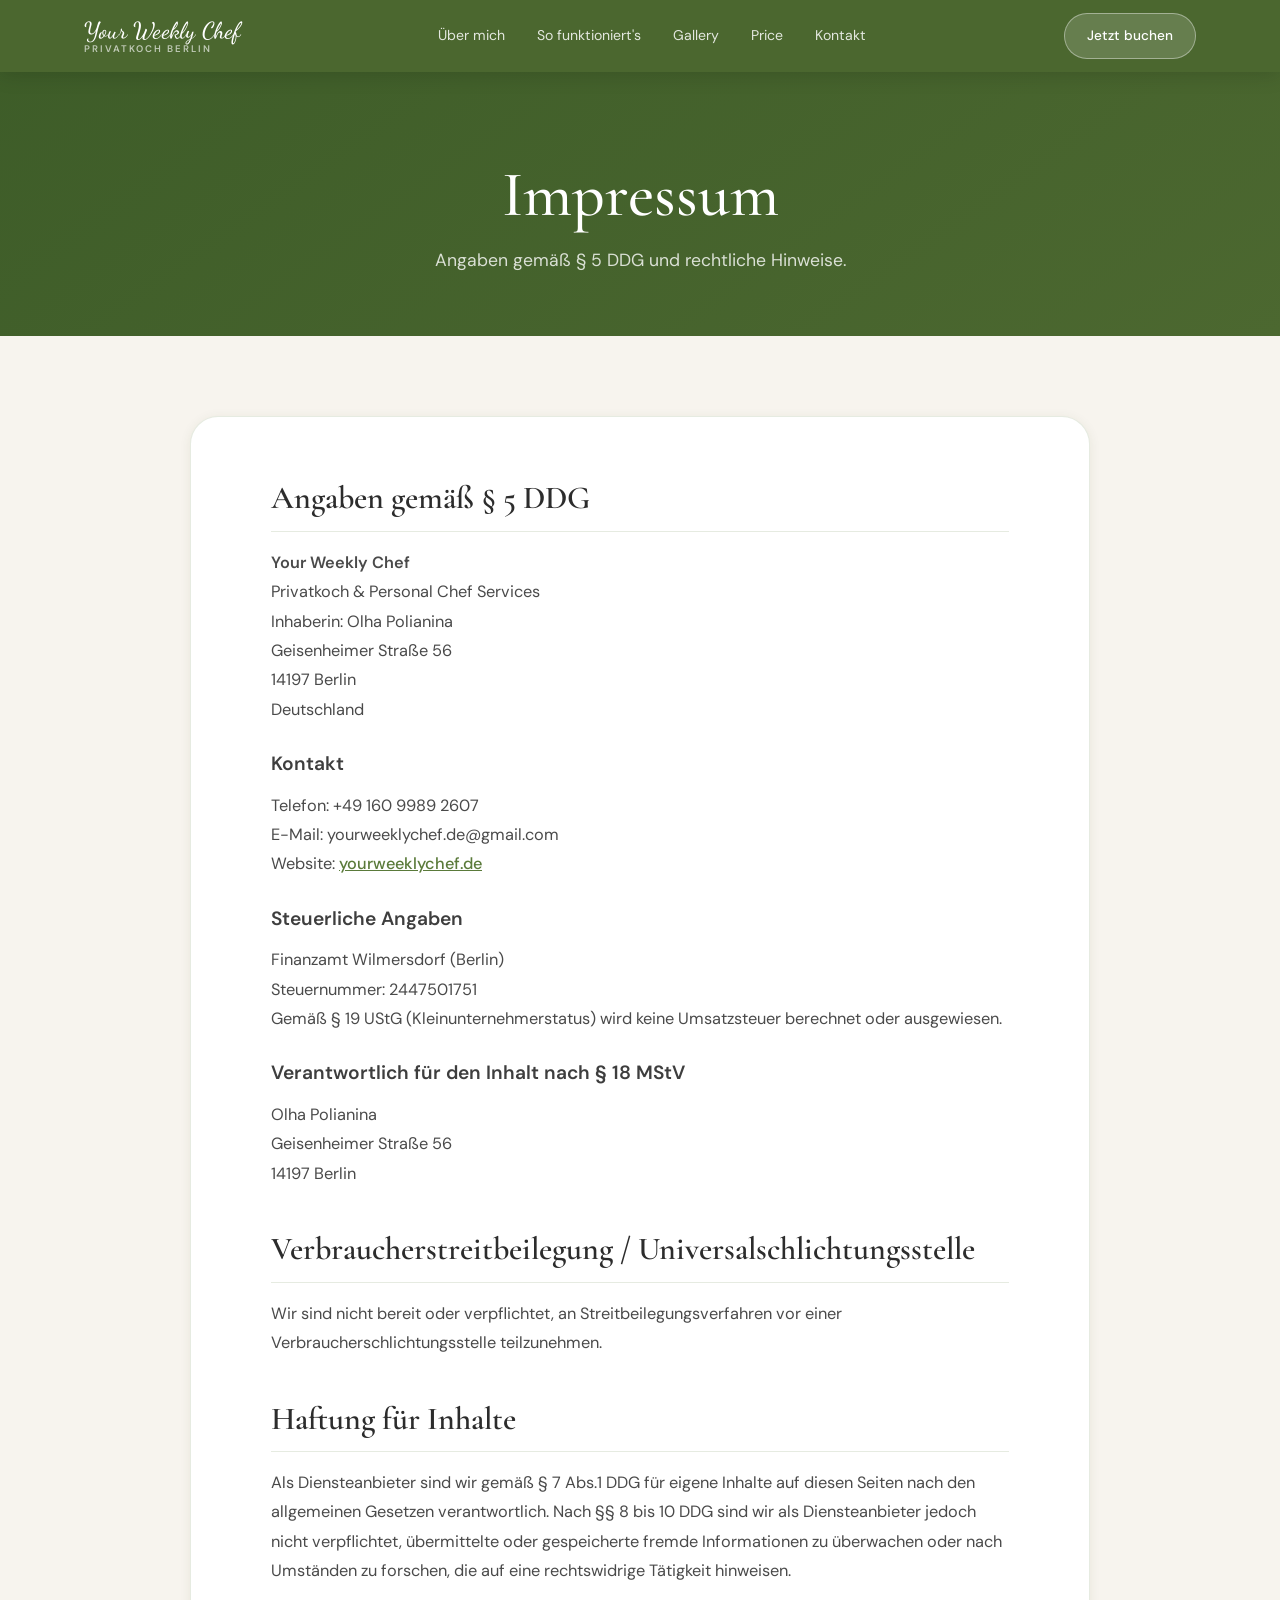
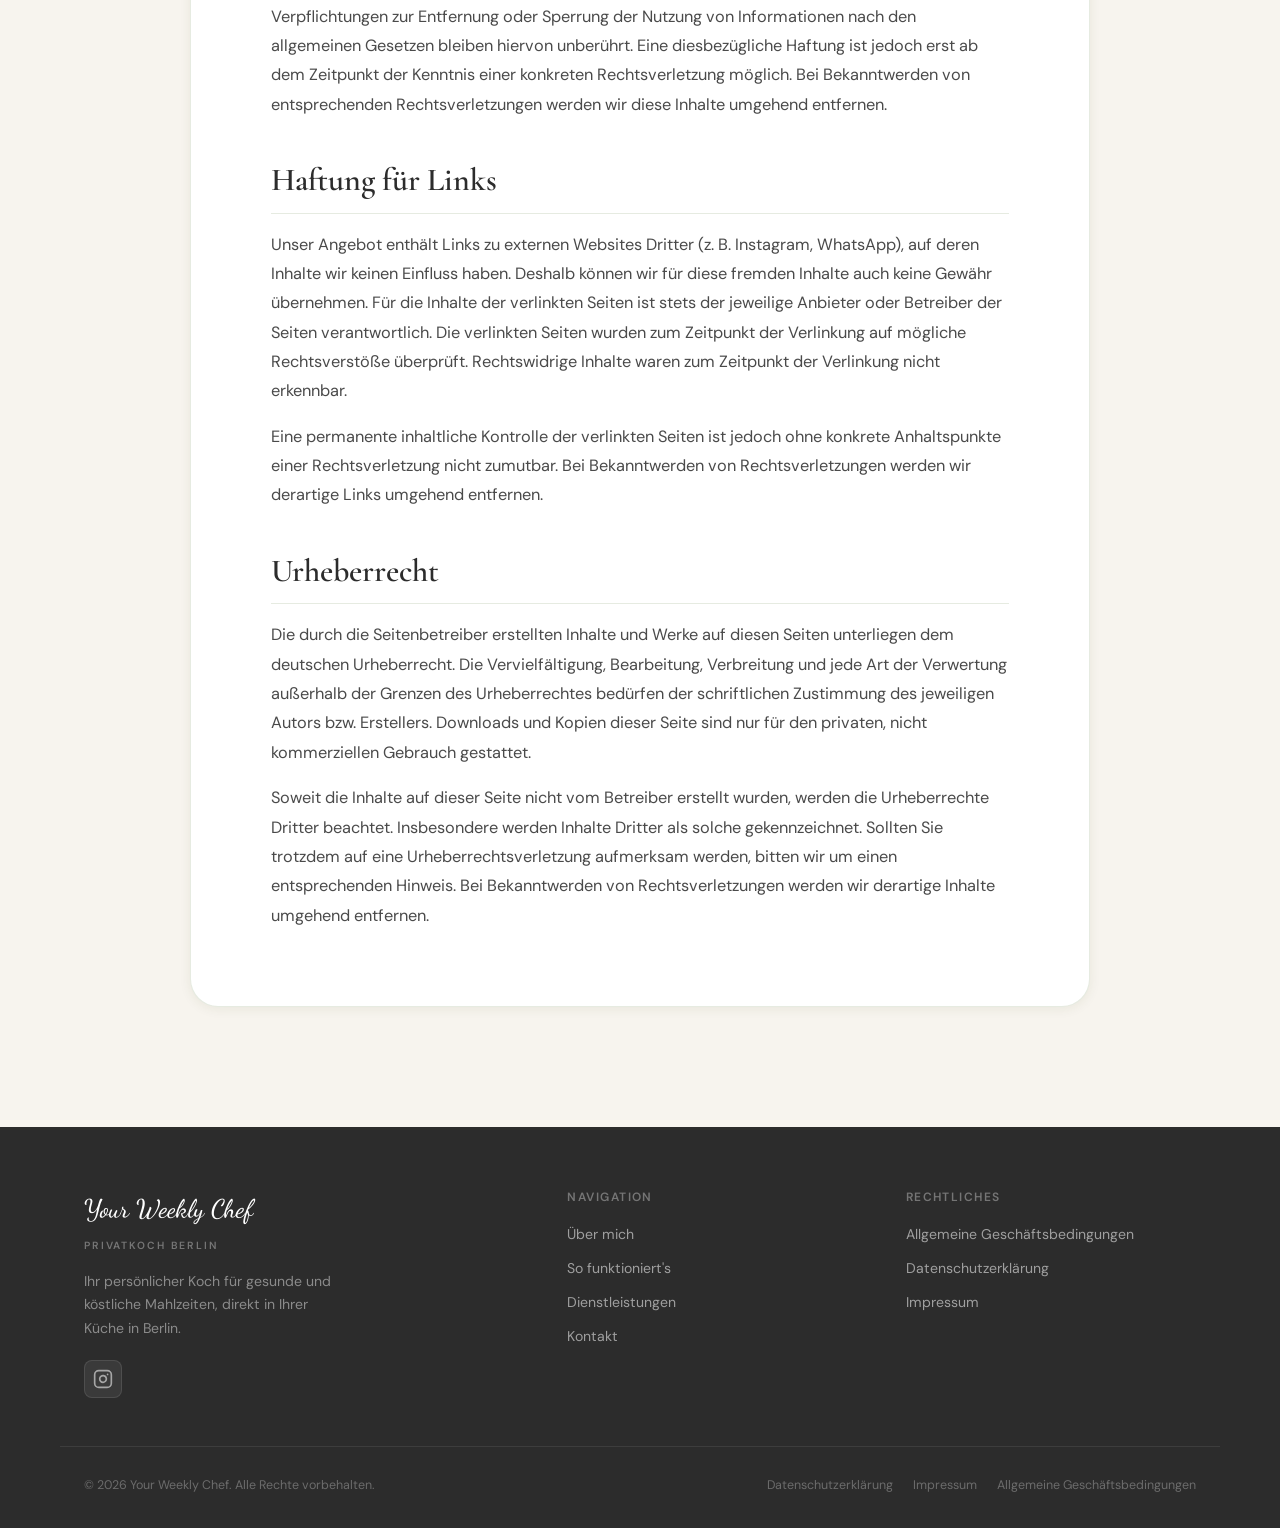
<file: impressum.html>
<!DOCTYPE html>
<html lang="de">
<head>
  <meta charset="UTF-8" />
  <meta name="viewport" content="width=device-width, initial-scale=1.0" />
  <title>Impressum — Your Weekly Chef Berlin</title>
  <meta name="description" content="Impressum und rechtliche Angaben von Your Weekly Chef in Berlin gemäß § 5 DDG." />
  <link rel="stylesheet" href="/fonts/fonts.css" />

  <style>
    /* ─── CSS Variables ─────────────────────────────────────────── */
    :root {
      --green-dark:    #3D5C28;
      --green-mid:     #4A6B2F;
      --green-main:    #5A7A3A;
      --green-light:   #6B8F47;
      --green-muted:   #7A9A55;
      --green-hero:    #4C6830;
      --tan:           #C9A96E;
      --tan-light:     #D4B882;
      --tan-pale:      #EDD9B0;
      --mint:          #E8F0E2;
      --mint-mid:      #D6E8CC;
      --cream:         #F7F4EE;
      --cream-dark:    #EDE8DF;
      --white:         #FFFFFF;
      --charcoal:      #2C2C2C;
      --charcoal-mid:  #3E3E3E;
      --text-body:     #4A4A4A;
      --text-light:    #6E6E6E;
      --text-muted:    #8A8A8A;
      --border:        rgba(90,122,58,0.15);
      --shadow-sm:     0 2px 12px rgba(60,80,30,0.08);
      --shadow-md:     0 8px 32px rgba(60,80,30,0.12);
      --shadow-lg:     0 20px 60px rgba(60,80,30,0.15);
      --radius-sm:     8px;
      --radius-md:     16px;
      --radius-lg:     28px;
      --radius-xl:     48px;
      --radius-full:   9999px;
      --font-serif:    'Cormorant Garamond', Georgia, serif;
      --font-sans:     'DM Sans', system-ui, sans-serif;
      --font-script:   'Dancing Script', cursive;
      --transition:    0.3s cubic-bezier(0.4, 0, 0.2, 1);
    }

    *, *::before, *::after { box-sizing: border-box; margin: 0; padding: 0; }
    html { scroll-behavior: smooth; font-size: 16px; }
    body { font-family: var(--font-sans); color: var(--text-body); background: var(--cream); line-height: 1.7; overflow-x: hidden; }
    a { text-decoration: none; color: inherit; }
    button { cursor: pointer; font-family: var(--font-sans); border: none; }
    ul { list-style: none; }

    .container { width: 100%; max-width: 1160px; margin: 0 auto; padding: 0 24px; }
    .btn { display: inline-flex; align-items: center; gap: 8px; padding: 14px 28px; border-radius: var(--radius-full); font-size: 0.9rem; font-weight: 500; transition: var(--transition); white-space: nowrap; }
    .btn-primary { background: var(--tan); color: var(--charcoal); }
    .btn-primary:hover { background: var(--tan-light); transform: translateY(-1px); box-shadow: 0 6px 20px rgba(201,169,110,0.4); }

    /* ─── Navigation ────────────────────────────────────────────── */
    .nav { position: fixed; top: 0; left: 0; right: 0; z-index: 100; padding: 0 24px; transition: var(--transition); background: rgba(76,104,48,0.97); backdrop-filter: blur(12px); box-shadow: 0 2px 20px rgba(0,0,0,0.15); }
    .nav__inner { max-width: 1160px; margin: 0 auto; height: 72px; display: flex; align-items: center; justify-content: space-between; gap: 24px; }
    .nav__logo { display: flex; flex-direction: column; line-height: 1; }
    .nav__logo-script { font-family: var(--font-script); font-size: 1.45rem; color: var(--white); letter-spacing: 0.01em; }
    .nav__logo-sub { font-family: var(--font-sans); font-size: 0.6rem; font-weight: 600; letter-spacing: 0.2em; text-transform: uppercase; color: rgba(255,255,255,0.65); margin-top: 2px; }

    .nav__links { display: flex; align-items: center; gap: 32px; }
    .nav__links a { font-size: 0.88rem; font-weight: 400; color: rgba(255,255,255,0.85); transition: color var(--transition); position: relative; }
    .nav__links a::after { content: ''; position: absolute; bottom: -3px; left: 0; width: 0; height: 1px; background: var(--tan); transition: width var(--transition); }
    .nav__links a:hover { color: var(--white); }
    .nav__links a:hover::after { width: 100%; }

    .nav__cta { background: rgba(255,255,255,0.15); color: var(--white); border: 1.5px solid rgba(255,255,255,0.4); padding: 10px 22px; border-radius: var(--radius-full); font-size: 0.85rem; font-weight: 500; transition: var(--transition); }
    .nav__cta:hover { background: var(--tan); border-color: var(--tan); color: var(--charcoal); }

    .nav__hamburger { display: none; flex-direction: column; gap: 5px; background: none; padding: 4px; }
    .nav__hamburger span { display: block; width: 24px; height: 2px; background: var(--white); border-radius: 2px; transition: var(--transition); }

    .nav__mobile { display: none; position: fixed; top: 72px; left: 0; right: 0; background: rgba(60,85,35,0.98); backdrop-filter: blur(12px); padding: 24px; z-index: 99; flex-direction: column; gap: 4px; border-top: 1px solid rgba(255,255,255,0.1); }
    .nav__mobile.open { display: flex; }
    .nav__mobile a { color: rgba(255,255,255,0.85); font-size: 1rem; padding: 12px 0; border-bottom: 1px solid rgba(255,255,255,0.08); transition: color var(--transition); }
    .nav__mobile a:hover { color: var(--tan); }

    /* ─── Page Header ───────────────────────────────────────────── */
    .page-header { padding: 160px 0 60px; background: linear-gradient(145deg, var(--green-dark) 0%, var(--green-hero) 100%); color: var(--white); text-align: center; }
    .page-header__title { font-family: var(--font-serif); font-size: clamp(2.5rem, 5vw, 4rem); font-weight: 500; line-height: 1.1; margin-bottom: 16px; }
    .page-header__subtitle { font-size: 1.1rem; color: rgba(255,255,255,0.8); max-width: 600px; margin: 0 auto; }

    /* ─── Legal Content ─────────────────────────────────────────── */
    .legal-content { padding: 80px 0 120px; background: var(--cream); }
    .legal-box { background: var(--white); border: 1px solid var(--border); border-radius: var(--radius-lg); padding: 60px 80px; box-shadow: var(--shadow-sm); max-width: 900px; margin: 0 auto; }
    .legal-box h2 { font-family: var(--font-serif); font-size: 2rem; color: var(--charcoal); margin: 40px 0 16px; padding-bottom: 12px; border-bottom: 1px solid var(--border); line-height: 1.3; }
    .legal-box h2:first-of-type { margin-top: 0; }
    .legal-box h3 { font-family: var(--font-sans); font-size: 1.2rem; font-weight: 600; color: var(--charcoal-mid); margin: 24px 0 10px; }
    .legal-box p { font-size: 1.02rem; color: var(--text-body); line-height: 1.8; margin-bottom: 16px; }
    .legal-box a { color: var(--green-main); text-decoration: underline; font-weight: 500; }
    .legal-box a:hover { color: var(--green-dark); }

    /* ─── Footer ────────────────────────────────────────────────── */
    .footer { background: var(--charcoal); padding: 60px 0 32px; }
    .footer__inner { display: grid; grid-template-columns: 1.5fr 1fr 1fr; gap: 48px; margin-bottom: 48px; }
    .footer__logo { font-family: var(--font-script); font-size: 1.6rem; color: var(--white); margin-bottom: 6px; }
    .footer__logo-sub { font-size: 0.65rem; font-weight: 600; letter-spacing: 0.18em; text-transform: uppercase; color: rgba(255,255,255,0.35); margin-bottom: 16px; }
    .footer__tagline { font-size: 0.88rem; color: rgba(255,255,255,0.45); line-height: 1.65; max-width: 260px; }
    .footer__social { display: flex; gap: 12px; margin-top: 20px; }
    .footer__social-link { width: 38px; height: 38px; border-radius: var(--radius-sm); background: rgba(255,255,255,0.07); border: 1px solid rgba(255,255,255,0.1); display: flex; align-items: center; justify-content: center; color: rgba(255,255,255,0.55); font-size: 1rem; transition: var(--transition); }
    .footer__social-link:hover { background: var(--green-main); border-color: var(--green-main); color: var(--white); }

    .footer__col-title { font-size: 0.75rem; font-weight: 700; letter-spacing: 0.12em; text-transform: uppercase; color: rgba(255,255,255,0.35); margin-bottom: 16px; }
    .footer__links { display: flex; flex-direction: column; gap: 10px; }
    .footer__links a { font-size: 0.88rem; color: rgba(255,255,255,0.55); transition: color var(--transition); }
    .footer__links a:hover { color: var(--tan); }
    .footer__bottom { border-top: 1px solid rgba(255,255,255,0.08); padding-top: 28px; display: flex; align-items: center; justify-content: space-between; gap: 16px; flex-wrap: wrap; }
    .footer__copy { font-size: 0.78rem; color: rgba(255,255,255,0.3); }
    .footer__bottom-links { display: flex; gap: 20px; }
    .footer__bottom-links a { font-size: 0.78rem; color: rgba(255,255,255,0.3); transition: color var(--transition); }
    .footer__bottom-links a:hover { color: rgba(255,255,255,0.6); }

    @media (max-width: 768px) {
      .nav__links, .nav__cta { display: none; }
      .nav__hamburger { display: flex; }
      .legal-box { padding: 40px 24px; }
      .footer__inner { grid-template-columns: 1fr; gap: 32px; }
      .footer__bottom { flex-direction: column; align-items: flex-start; }
    }
  </style>
</head>
<body>

  <nav class="nav">
    <div class="nav__inner container">
      <a href="index.html" class="nav__logo">
        <span class="nav__logo-script">Your Weekly Chef</span>
        <span class="nav__logo-sub">Privatkoch Berlin</span>
      </a>

       <div class="nav__links">
        <a href="index.html#about">Über mich</a>
        <a href="index.html#how-it-works">So funktioniert's</a>
        <a href="index.html#gallery">Gallery</a>
        <a href="index.html#pricing">Price</a>
        <a href="index.html#contact">Kontakt</a>

      </div>

      <a href="#contact" class="nav__cta btn-primary">Jetzt buchen</a>

      <button class="nav__hamburger">
        <span></span>
        <span></span>
        <span></span>
      </button>
    </div>

    <div class="nav__mobile">
      <a href="index.html#about">Über mich</a>
      <a href="index.html#how-it-works">So funktioniert's</a>
      <a href="index.html#gallery">Galerie</a>
      <a href="index.html#pricing">Price</a>
      <a href="index.html#contact">Kontakt</a>
      <a href="index.html#contact" class="btn-primary">Jetzt buchen</a>
      <div class="nav__lang-switcher">
      </div>
    </div>
  </nav>


  <header class="page-header">
    <div class="container">
      <h1 class="page-header__title">Impressum</h1>
      <p class="page-header__subtitle">Angaben gemäß § 5 DDG und rechtliche Hinweise.</p>
    </div>
  </header>

  <main class="legal-content">
    <div class="container">
      <div class="legal-box">
        <h2>Angaben gemäß § 5 DDG</h2>
        <p>
          <strong>Your Weekly Chef</strong><br>
          Privatkoch & Personal Chef Services<br>
          Inhaberin: Olha Polianina<br>
          Geisenheimer Straße 56<br>
          14197 Berlin<br>
          Deutschland
        </p>

        <h3>Kontakt</h3>
        <p>
          Telefon: +49 160 9989 2607<br>
          E-Mail: yourweeklychef.de@gmail.com<br>
          Website: <a href="https://yourweeklychef.de">yourweeklychef.de</a>
        </p>

        <h3>Steuerliche Angaben</h3>
        <p>
          Finanzamt Wilmersdorf (Berlin)<br>
          Steuernummer: 2447501751<br>
          Gemäß § 19 UStG (Kleinunternehmerstatus) wird keine Umsatzsteuer berechnet oder ausgewiesen.
        </p>

        <h3>Verantwortlich für den Inhalt nach § 18 MStV</h3>
        <p>
          Olha Polianina<br>
          Geisenheimer Straße 56<br>
          14197 Berlin
        </p>

        <h2>Verbraucherstreitbeilegung / Universalschlichtungsstelle</h2>
        <p>Wir sind nicht bereit oder verpflichtet, an Streitbeilegungsverfahren vor einer Verbraucherschlichtungsstelle teilzunehmen.</p>

        <h2>Haftung für Inhalte</h2>
        <p>Als Diensteanbieter sind wir gemäß § 7 Abs.1 DDG für eigene Inhalte auf diesen Seiten nach den allgemeinen Gesetzen verantwortlich. Nach §§ 8 bis 10 DDG sind wir als Diensteanbieter jedoch nicht verpflichtet, übermittelte oder gespeicherte fremde Informationen zu überwachen oder nach Umständen zu forschen, die auf eine rechtswidrige Tätigkeit hinweisen.</p>
        <p>Verpflichtungen zur Entfernung oder Sperrung der Nutzung von Informationen nach den allgemeinen Gesetzen bleiben hiervon unberührt. Eine diesbezügliche Haftung ist jedoch erst ab dem Zeitpunkt der Kenntnis einer konkreten Rechtsverletzung möglich. Bei Bekanntwerden von entsprechenden Rechtsverletzungen werden wir diese Inhalte umgehend entfernen.</p>

        <h2>Haftung für Links</h2>
        <p>Unser Angebot enthält Links zu externen Websites Dritter (z. B. Instagram, WhatsApp), auf deren Inhalte wir keinen Einfluss haben. Deshalb können wir für diese fremden Inhalte auch keine Gewähr übernehmen. Für die Inhalte der verlinkten Seiten ist stets der jeweilige Anbieter oder Betreiber der Seiten verantwortlich. Die verlinkten Seiten wurden zum Zeitpunkt der Verlinkung auf mögliche Rechtsverstöße überprüft. Rechtswidrige Inhalte waren zum Zeitpunkt der Verlinkung nicht erkennbar.</p>
        <p>Eine permanente inhaltliche Kontrolle der verlinkten Seiten ist jedoch ohne konkrete Anhaltspunkte einer Rechtsverletzung nicht zumutbar. Bei Bekanntwerden von Rechtsverletzungen werden wir derartige Links umgehend entfernen.</p>

        <h2>Urheberrecht</h2>
        <p>Die durch die Seitenbetreiber erstellten Inhalte und Werke auf diesen Seiten unterliegen dem deutschen Urheberrecht. Die Vervielfältigung, Bearbeitung, Verbreitung und jede Art der Verwertung außerhalb der Grenzen des Urheberrechtes bedürfen der schriftlichen Zustimmung des jeweiligen Autors bzw. Erstellers. Downloads und Kopien dieser Seite sind nur für den privaten, nicht kommerziellen Gebrauch gestattet.</p>
        <p>Soweit die Inhalte auf dieser Seite nicht vom Betreiber erstellt wurden, werden die Urheberrechte Dritter beachtet. Insbesondere werden Inhalte Dritter als solche gekennzeichnet. Sollten Sie trotzdem auf eine Urheberrechtsverletzung aufmerksam werden, bitten wir um einen entsprechenden Hinweis. Bei Bekanntwerden von Rechtsverletzungen werden wir derartige Inhalte umgehend entfernen.</p>
      </div>
    </div>
  </main>

  <footer class="footer">
    <div class="container footer__inner">
      <div>
        <div class="footer__logo">Your Weekly Chef</div>
        <div class="footer__logo-sub">Privatkoch Berlin</div>
        <p class="footer__tagline">Ihr persönlicher Koch für gesunde und köstliche Mahlzeiten, direkt in Ihrer Küche in Berlin.</p>
        <div class="footer__social">
          <a href="https://www.instagram.com/yourweekly.chef/" target="_blank" rel="noopener noreferrer" class="footer__social-link" title="Instagram Profil" aria-label="Instagram Profil">
            <svg xmlns="http://www.w3.org/2000/svg" width="20" height="20" viewBox="0 0 24 24" fill="none" stroke="currentColor" stroke-width="2" stroke-linecap="round" stroke-linejoin="round" class="lucide lucide-instagram"><rect width="20" height="20" x="2" y="2" rx="5" ry="5"/><path d="M16 11.37A4 4 0 1 1 12.63 8 4 4 0 0 1 16 11.37z"/><line x1="17.5" x2="17.51" y1="6.5" y2="6.5"/></svg>
          </a>
        </div>
      </div>
      <div>
        <div class="footer__col-title">Navigation</div>
        <div class="footer__links">
          <a href="index.html#about">Über mich</a>
          <a href="index.html#how-it-works">So funktioniert's</a>
          <a href="index.html#services">Dienstleistungen</a>
          <a href="index.html#contact">Kontakt</a>
        </div>
      </div>
      <div>
        <div class="footer__col-title">Rechtliches</div>
        <div class="footer__links">
          <a href="agb.html">Allgemeine Geschäftsbedingungen</a>
          <a href="datenschutz.html">Datenschutzerklärung</a>
          <a href="impressum.html">Impressum</a>
        </div>
      </div>
    </div>
    <div class="container footer__bottom">
      <div class="footer__copy">© 2026 Your Weekly Chef. Alle Rechte vorbehalten.</div>
      <div class="footer__bottom-links">
        <a href="datenschutz.html">Datenschutzerklärung</a>
        <a href="impressum.html">Impressum</a>
        <a href="agb.html">Allgemeine Geschäftsbedingungen</a>
      </div>
    </div>
  </footer>

  <script>
    const hamburger = document.querySelector('.nav__hamburger');
    const mobileNav = document.querySelector('.nav__mobile');
    if (hamburger && mobileNav) {
      hamburger.addEventListener('click', () => {
        mobileNav.classList.toggle('open');
        hamburger.classList.toggle('open');
      });
      mobileNav.querySelectorAll('a').forEach(link => {
        link.addEventListener('click', () => {
          mobileNav.classList.remove('open');
          hamburger.classList.remove('open');
        });
      });
    }
  </script>
</body>
</html>
</file>
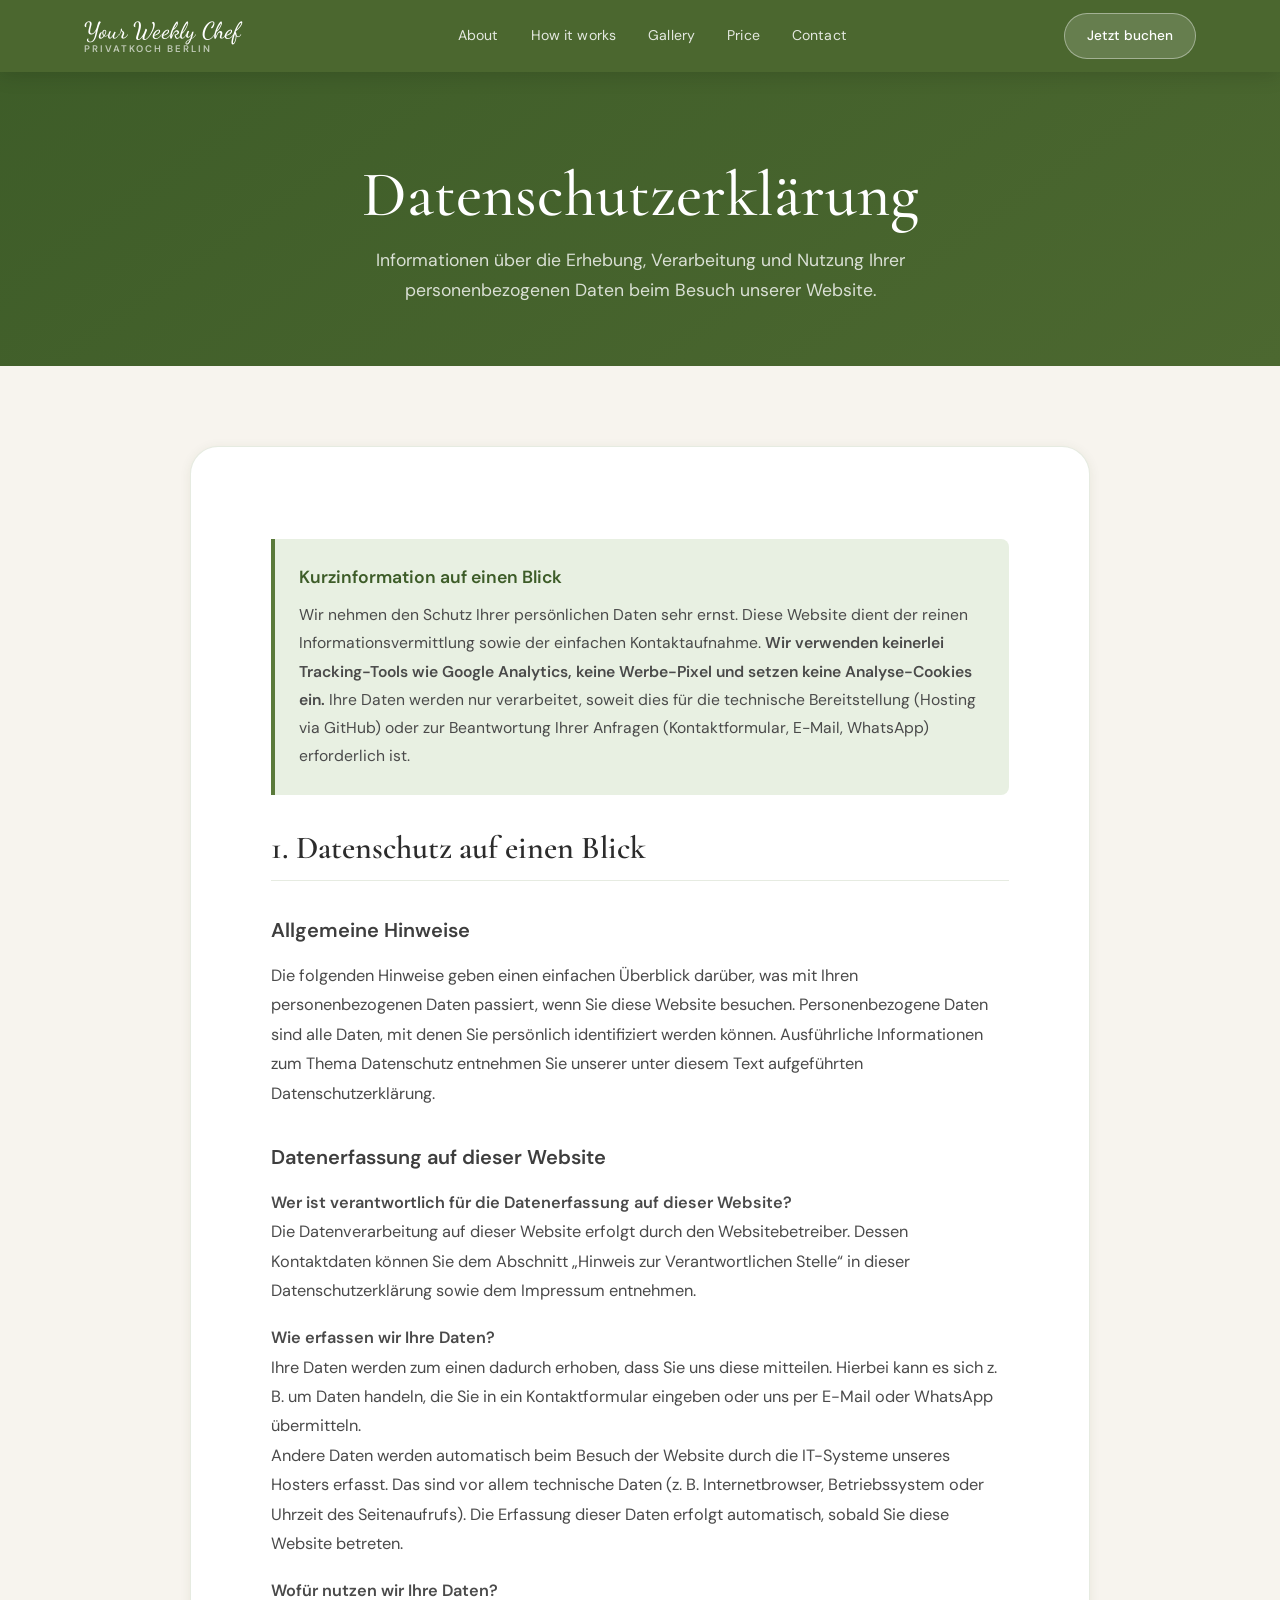
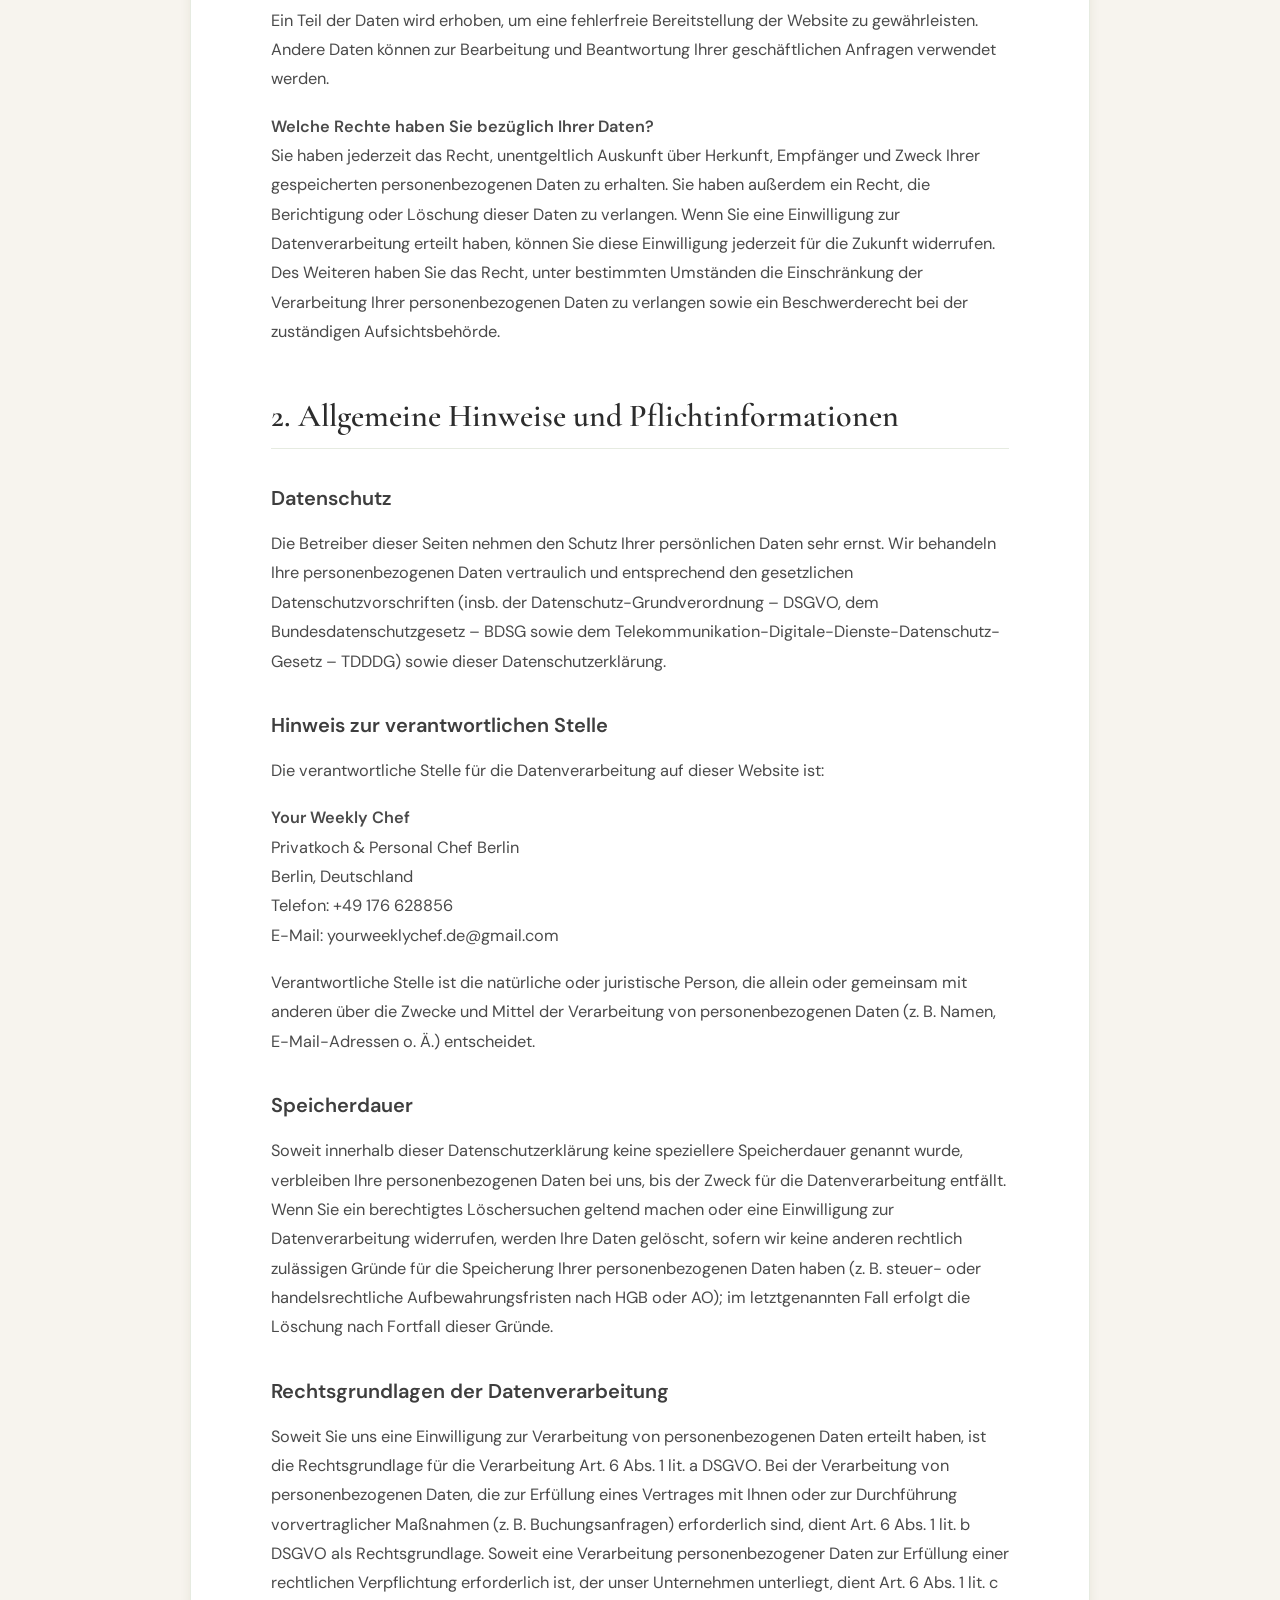
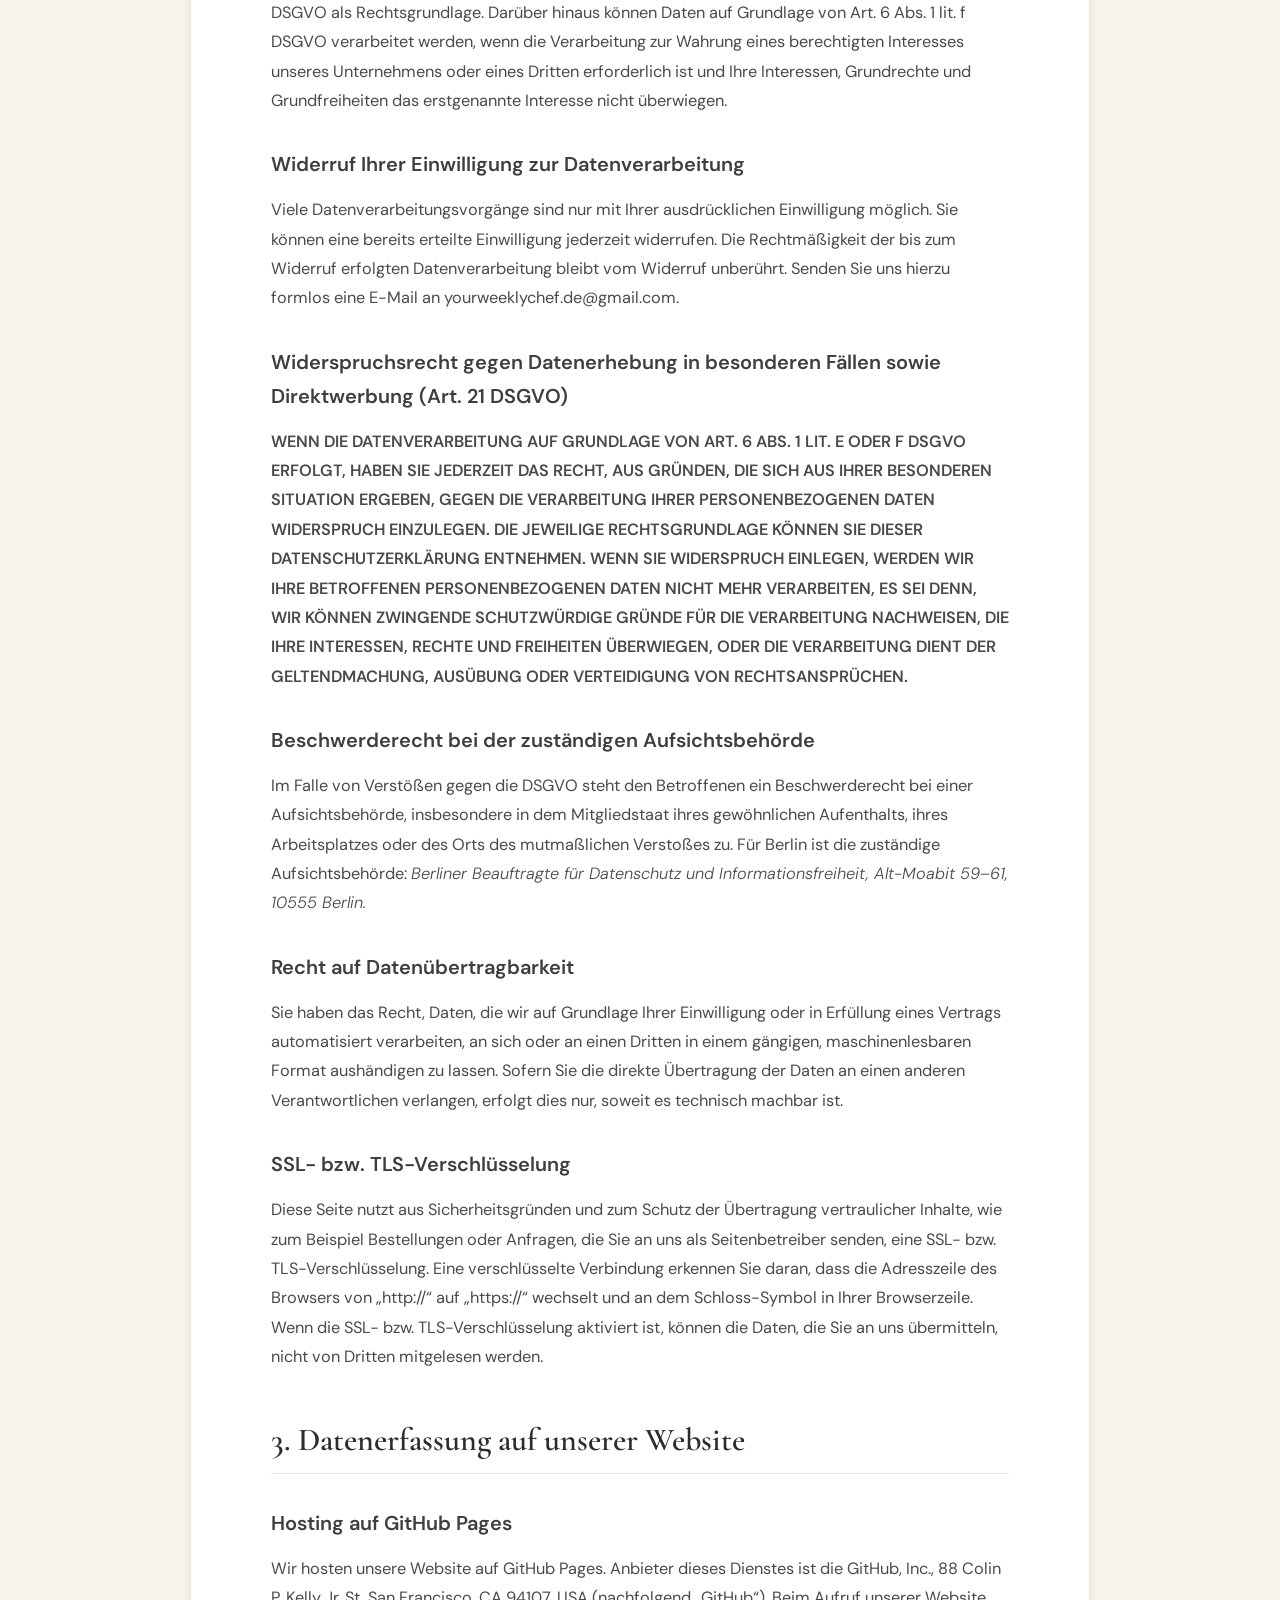
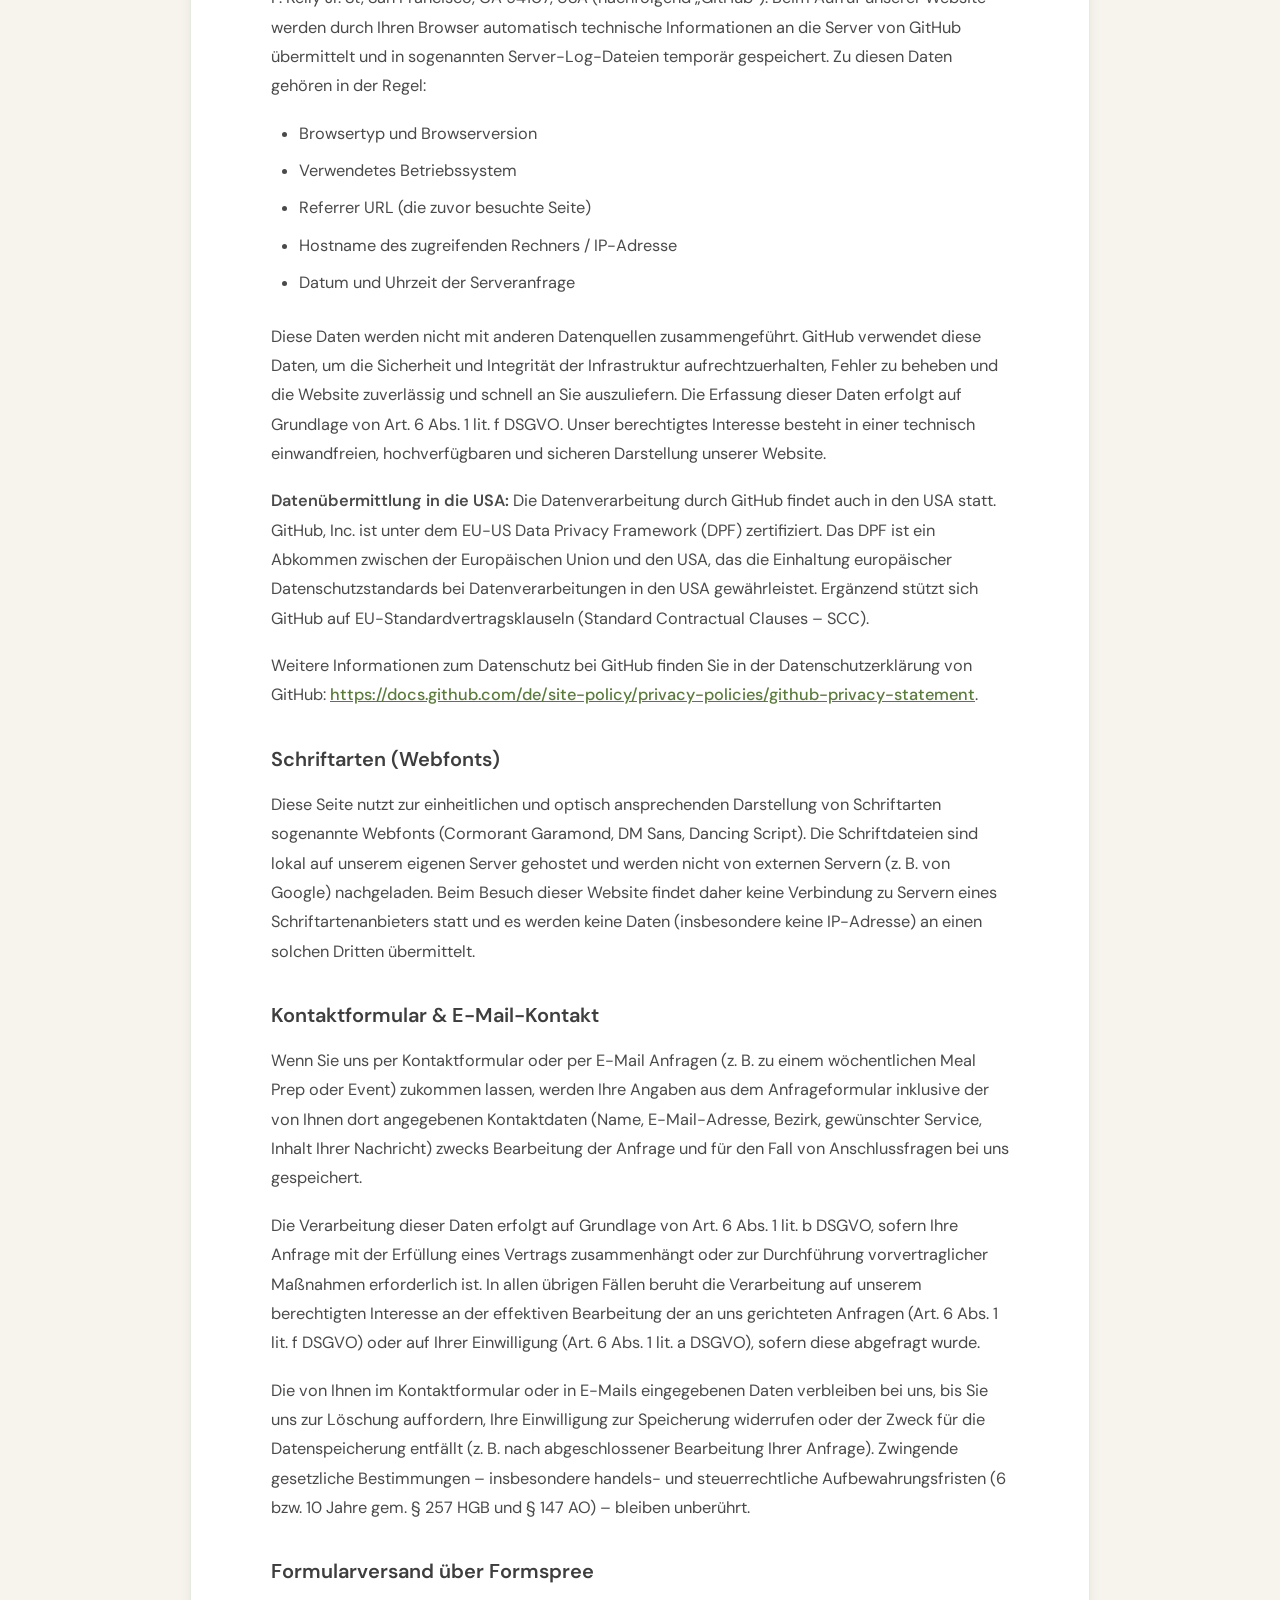
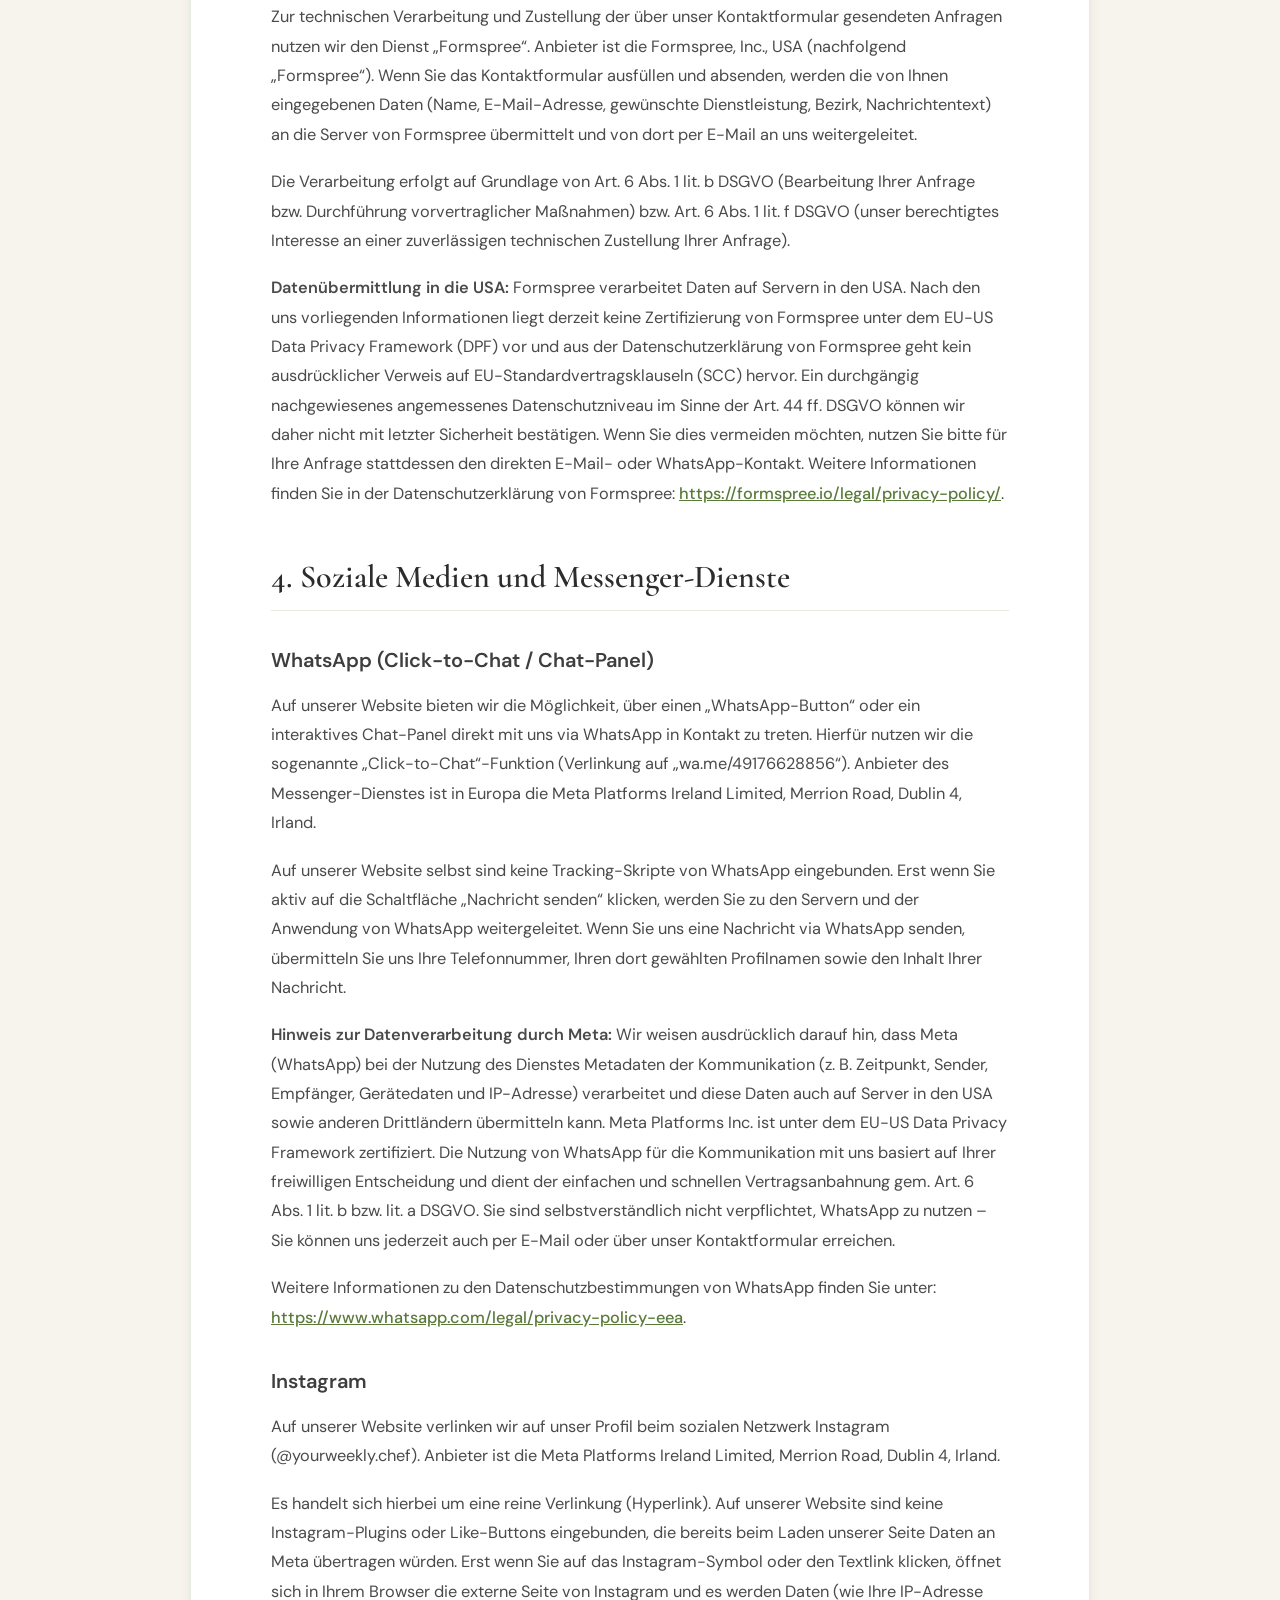
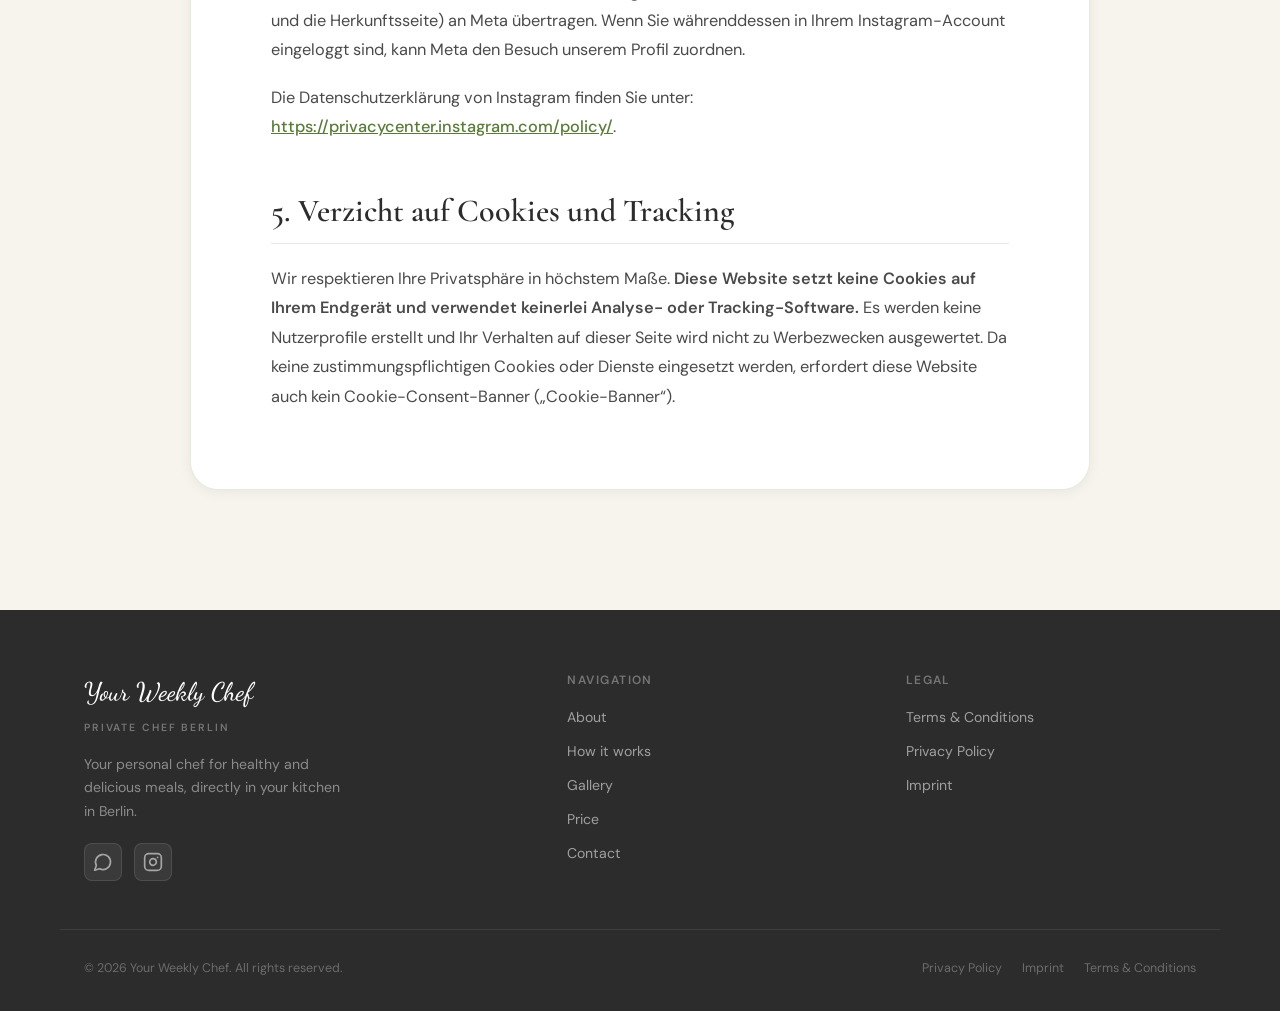
<file: en/datenschutz.html>
<!DOCTYPE html>
<html lang="de">
<head>
  <meta charset="UTF-8" />
  <meta name="viewport" content="width=device-width, initial-scale=1.0" />
  <title>Datenschutzerklärung — Your Weekly Chef Berlin</title>
  <meta name="description" content="Datenschutzerklärung von Your Weekly Chef in Berlin. Informationen über die Erhebung, Verarbeitung und den Schutz Ihrer personenbezogenen Daten gemäß DSGVO." />
  <link rel="stylesheet" href="/fonts/fonts.css" />

  <style>
    /* ─── CSS Variables ─────────────────────────────────────────── */
    :root {
      --green-dark:    #3D5C28;
      --green-mid:     #4A6B2F;
      --green-main:    #5A7A3A;
      --green-light:   #6B8F47;
      --green-muted:   #7A9A55;
      --green-hero:    #4C6830;
      --tan:           #C9A96E;
      --tan-light:     #D4B882;
      --tan-pale:      #EDD9B0;
      --mint:          #E8F0E2;
      --mint-mid:      #D6E8CC;
      --cream:         #F7F4EE;
      --cream-dark:    #EDE8DF;
      --white:         #FFFFFF;
      --charcoal:      #2C2C2C;
      --charcoal-mid:  #3E3E3E;
      --text-body:     #4A4A4A;
      --text-light:    #6E6E6E;
      --text-muted:    #8A8A8A;
      --border:        rgba(90,122,58,0.15);
      --shadow-sm:     0 2px 12px rgba(60,80,30,0.08);
      --shadow-md:     0 8px 32px rgba(60,80,30,0.12);
      --shadow-lg:     0 20px 60px rgba(60,80,30,0.15);
      --radius-sm:     8px;
      --radius-md:     16px;
      --radius-lg:     28px;
      --radius-xl:     48px;
      --radius-full:   9999px;
      --font-serif:    'Cormorant Garamond', Georgia, serif;
      --font-sans:     'DM Sans', system-ui, sans-serif;
      --font-script:   'Dancing Script', cursive;
      --transition:    0.3s cubic-bezier(0.4, 0, 0.2, 1);
    }

    /* ─── Reset & Base ──────────────────────────────────────────── */
    *, *::before, *::after { box-sizing: border-box; margin: 0; padding: 0; }

    html {
      scroll-behavior: smooth;
      font-size: 16px;
    }

    body {
      font-family: var(--font-sans);
      color: var(--text-body);
      background: var(--cream);
      line-height: 1.7;
      overflow-x: hidden;
    }

    img { display: block; max-width: 100%; }
    a { text-decoration: none; color: inherit; }
    button { cursor: pointer; font-family: var(--font-sans); border: none; }
    ul { list-style: none; }

    /* ─── Utility ───────────────────────────────────────────────── */
    .container {
      width: 100%;
      max-width: 1160px;
      margin: 0 auto;
      padding: 0 24px;
    }

    .btn {
      display: inline-flex;
      align-items: center;
      gap: 8px;
      padding: 14px 28px;
      border-radius: var(--radius-full);
      font-size: 0.9rem;
      font-weight: 500;
      letter-spacing: 0.01em;
      transition: var(--transition);
      white-space: nowrap;
    }

    .btn-primary { background: var(--tan); color: var(--charcoal); }
    .btn-primary:hover { background: var(--tan-light); transform: translateY(-1px); box-shadow: 0 6px 20px rgba(201,169,110,0.4); }

    .btn-green { background: var(--green-main); color: var(--white); }
    .btn-green:hover { background: var(--green-dark); transform: translateY(-1px); box-shadow: 0 6px 20px rgba(90,122,58,0.35); }

    /* ─── Navigation ────────────────────────────────────────────── */
    .nav {
      position: fixed;
      top: 0;
      left: 0;
      right: 0;
      z-index: 100;
      padding: 0 24px;
      transition: var(--transition);
      background: rgba(76,104,48,0.97);
      backdrop-filter: blur(12px);
      box-shadow: 0 2px 20px rgba(0,0,0,0.15);
    }

    .nav__inner {
      max-width: 1160px;
      margin: 0 auto;
      height: 72px;
      display: flex;
      align-items: center;
      justify-content: space-between;
      gap: 24px;
    }

    .nav__logo { display: flex; flex-direction: column; line-height: 1; }
    .nav__logo-script { font-family: var(--font-script); font-size: 1.45rem; color: var(--white); letter-spacing: 0.01em; }
    .nav__logo-sub { font-family: var(--font-sans); font-size: 0.6rem; font-weight: 600; letter-spacing: 0.2em; text-transform: uppercase; color: rgba(255,255,255,0.65); margin-top: 2px; }

    .nav__links { display: flex; align-items: center; gap: 32px; }
    .nav__links a { font-size: 0.88rem; font-weight: 400; color: rgba(255,255,255,0.85); letter-spacing: 0.01em; transition: color var(--transition); position: relative; }
    .nav__links a::after { content: ''; position: absolute; bottom: -3px; left: 0; width: 0; height: 1px; background: var(--tan); transition: width var(--transition); }
    .nav__links a:hover { color: var(--white); }
    .nav__links a:hover::after { width: 100%; }

    .nav__cta { background: rgba(255,255,255,0.15); color: var(--white); border: 1.5px solid rgba(255,255,255,0.4); padding: 10px 22px; border-radius: var(--radius-full); font-size: 0.85rem; font-weight: 500; transition: var(--transition); }
    .nav__cta:hover { background: var(--tan); border-color: var(--tan); color: var(--charcoal); }

    .nav__hamburger { display: none; flex-direction: column; gap: 5px; background: none; padding: 4px; }
    .nav__hamburger span { display: block; width: 24px; height: 2px; background: var(--white); border-radius: 2px; transition: var(--transition); }

    .nav__mobile { display: none; position: fixed; top: 72px; left: 0; right: 0; background: rgba(60,85,35,0.98); backdrop-filter: blur(12px); padding: 24px; z-index: 99; flex-direction: column; gap: 4px; border-top: 1px solid rgba(255,255,255,0.1); }
    .nav__mobile.open { display: flex; }
    .nav__mobile a { color: rgba(255,255,255,0.85); font-size: 1rem; padding: 12px 0; border-bottom: 1px solid rgba(255,255,255,0.08); transition: color var(--transition); }
    .nav__mobile a:hover { color: var(--tan); }
    .nav__mobile .btn-primary { margin-top: 12px; text-align: center; justify-content: center; }

    /* ─── Page Header ───────────────────────────────────────────── */
    .page-header {
      padding: 160px 0 60px;
      background: linear-gradient(145deg, var(--green-dark) 0%, var(--green-hero) 100%);
      color: var(--white);
      text-align: center;
      position: relative;
    }

    .page-header__title {
      font-family: var(--font-serif);
      font-size: clamp(2.5rem, 5vw, 4rem);
      font-weight: 500;
      line-height: 1.1;
      margin-bottom: 16px;
    }

    .page-header__subtitle {
      font-size: 1.1rem;
      color: rgba(255,255,255,0.8);
      max-width: 600px;
      margin: 0 auto;
    }

    /* ─── Legal Content ─────────────────────────────────────────── */
    .legal-content {
      padding: 80px 0 120px;
      background: var(--cream);
    }

    .legal-box {
      background: var(--white);
      border: 1px solid var(--border);
      border-radius: var(--radius-lg);
      padding: 60px 80px;
      box-shadow: var(--shadow-sm);
      max-width: 900px;
      margin: 0 auto;
    }

    .legal-box h2 {
      font-family: var(--font-serif);
      font-size: 2rem;
      color: var(--charcoal);
      margin: 48px 0 20px;
      padding-bottom: 12px;
      border-bottom: 1px solid var(--border);
      line-height: 1.3;
    }

    .legal-box h2:first-of-type { margin-top: 0; }

    .legal-box h3 {
      font-family: var(--font-sans);
      font-size: 1.25rem;
      font-weight: 600;
      color: var(--charcoal-mid);
      margin: 32px 0 14px;
    }

    .legal-box p, .legal-box li {
      font-size: 1.02rem;
      color: var(--text-body);
      line-height: 1.8;
      margin-bottom: 18px;
    }

    .legal-box ul {
      list-style-type: disc;
      margin: 16px 0 24px 28px;
    }

    .legal-box li { margin-bottom: 8px; }

    .legal-box a { color: var(--green-main); text-decoration: underline; font-weight: 500; }
    .legal-box a:hover { color: var(--green-dark); }

    .legal-box .highlight-box {
      background: var(--mint);
      border-left: 4px solid var(--green-main);
      padding: 24px;
      border-radius: 0 var(--radius-sm) var(--radius-sm) 0;
      margin: 32px 0;
    }

    .legal-box .highlight-box h4 {
      font-size: 1.1rem;
      color: var(--green-dark);
      margin-bottom: 8px;
      font-weight: 600;
    }

    .legal-box .highlight-box p { margin-bottom: 0; font-size: 0.98rem; }

    /* ─── Footer (Identical) ────────────────────────────────────── */
    .footer { background: var(--charcoal); padding: 60px 0 32px; }
    .footer__inner { display: grid; grid-template-columns: 1.5fr 1fr 1fr; gap: 48px; margin-bottom: 48px; }
    .footer__logo { font-family: var(--font-script); font-size: 1.6rem; color: var(--white); margin-bottom: 6px; }
    .footer__logo-sub { font-size: 0.65rem; font-weight: 600; letter-spacing: 0.18em; text-transform: uppercase; color: rgba(255,255,255,0.35); margin-bottom: 16px; }
    .footer__tagline { font-size: 0.88rem; color: rgba(255,255,255,0.45); line-height: 1.65; max-width: 260px; }

    .footer__social { display: flex; gap: 12px; margin-top: 20px; }
    .footer__social-link { width: 38px; height: 38px; border-radius: var(--radius-sm); background: rgba(255,255,255,0.07); border: 1px solid rgba(255,255,255,0.1); display: flex; align-items: center; justify-content: center; color: rgba(255,255,255,0.55); font-size: 1rem; transition: var(--transition); }
    .footer__social-link:hover { background: var(--green-main); border-color: var(--green-main); color: var(--white); }

    .footer__social-wrapper { position: relative; display: inline-block; }
    .wa-panel { position: absolute; bottom: 54px; left: 0; width: 290px; background: var(--white); border: 1px solid var(--border); border-radius: var(--radius-md); padding: 20px; box-shadow: var(--shadow-lg); display: none; z-index: 110; text-align: left; }
    .wa-panel::after { content: ''; position: absolute; bottom: -7px; left: 14px; width: 14px; height: 14px; background: var(--white); transform: rotate(45deg); border-right: 1px solid var(--border); border-bottom: 1px solid var(--border); }
    .wa-panel.open { display: block; animation: waFadeIn 0.25s cubic-bezier(0.4, 0, 0.2, 1); }
    @keyframes waFadeIn { from { opacity: 0; transform: translateY(8px); } to { opacity: 1; transform: translateY(0); } }
    .wa-panel__header { display: flex; justify-content: space-between; align-items: center; margin-bottom: 10px; }
    .wa-panel__title { font-family: var(--font-sans); font-weight: 600; font-size: 0.95rem; color: var(--charcoal); display: flex; align-items: center; gap: 6px; }
    .wa-panel__close { background: none; border: none; font-size: 1.3rem; color: var(--text-muted); line-height: 1; padding: 2px; }
    .wa-panel__close:hover { color: var(--charcoal); }
    .wa-panel__text { font-size: 0.85rem; color: var(--text-light); margin-bottom: 16px; line-height: 1.5; }
    .wa-panel__btn { padding: 10px 16px; font-size: 0.85rem; width: 100%; display: flex; align-items: center; justify-content: center; gap: 8px; background: #25D366 !important; color: #FFFFFF !important; border-radius: var(--radius-full); font-weight: 600; box-shadow: 0 4px 12px rgba(37,211,102,0.25); text-decoration: none; }
    .wa-panel__btn:hover { background: #1BD75E !important; transform: translateY(-1px); box-shadow: 0 6px 16px rgba(37,211,102,0.35); }

    .footer__col-title { font-size: 0.75rem; font-weight: 700; letter-spacing: 0.12em; text-transform: uppercase; color: rgba(255,255,255,0.35); margin-bottom: 16px; }
    .footer__links { display: flex; flex-direction: column; gap: 10px; }
    .footer__links a { font-size: 0.88rem; color: rgba(255,255,255,0.55); transition: color var(--transition); }
    .footer__links a:hover { color: var(--tan); }
    .footer__bottom { border-top: 1px solid rgba(255,255,255,0.08); padding-top: 28px; display: flex; align-items: center; justify-content: space-between; gap: 16px; flex-wrap: wrap; }
    .footer__copy { font-size: 0.78rem; color: rgba(255,255,255,0.3); }
    .footer__bottom-links { display: flex; gap: 20px; }
    .footer__bottom-links a { font-size: 0.78rem; color: rgba(255,255,255,0.3); transition: color var(--transition); }
    .footer__bottom-links a:hover { color: rgba(255,255,255,0.6); }

    /* ─── Responsive ────────────────────────────────────────────── */
    @media (max-width: 768px) {
      .nav__links, .nav__cta { display: none; }
      .nav__hamburger { display: flex; }
      .legal-box { padding: 40px 24px; }
      .footer__inner { grid-template-columns: 1fr; gap: 32px; }
      .footer__bottom { flex-direction: column; align-items: flex-start; }
    }
  </style>
</head>
<body>

 <nav class="nav">
    <div class="nav__inner container">
      <a href="index.html" class="nav__logo">
        <span class="nav__logo-script">Your Weekly Chef</span>
        <span class="nav__logo-sub">Privatkoch Berlin</span>
      </a>
      <div class="nav__links">
        <a href="index.html#about">About</a>
        <a href="index.html#how-it-works">How it works</a>
        <a href="index.html#gallery">Gallery</a>
        <a href="index.html#pricing">Price</a>
        <a href="index.html#contact">Contact</a>
      </div>
      <a href="index.html#contact" class="nav__cta btn-primary">Jetzt buchen</a>
      <button class="nav__hamburger" aria-label="Menü öffnen">
        <span></span><span></span><span></span>
      </button>
    </div>
    <div class="nav__mobile">
       <a href="index.html#about">About</a>
        <a href="index.html#how-it-works">How it works</a>
        <a href="index.html#gallery">Gallery</a>
        <a href="index.html#pricing">Price</a>
        <a href="index.html#contact">Contact</a>
      <a href="index.html#contact" class="btn-primary">Jetzt buchen</a>
    </div>
  </nav>

  <header class="page-header">
    <div class="container">
      <h1 class="page-header__title">Datenschutzerklärung</h1>
      <p class="page-header__subtitle">Informationen über die Erhebung, Verarbeitung und Nutzung Ihrer personenbezogenen Daten beim Besuch unserer Website.</p>
    </div>
  </header>

  <main class="legal-content">
    <div class="container">
      <div class="legal-box">

        <div class="highlight-box">
          <h4>Kurzinformation auf einen Blick</h4>
          <p>Wir nehmen den Schutz Ihrer persönlichen Daten sehr ernst. Diese Website dient der reinen Informationsvermittlung sowie der einfachen Kontaktaufnahme. <strong>Wir verwenden keinerlei Tracking-Tools wie Google Analytics, keine Werbe-Pixel und setzen keine Analyse-Cookies ein.</strong> Ihre Daten werden nur verarbeitet, soweit dies für die technische Bereitstellung (Hosting via GitHub) oder zur Beantwortung Ihrer Anfragen (Kontaktformular, E-Mail, WhatsApp) erforderlich ist.</p>
        </div>

        <h2>1. Datenschutz auf einen Blick</h2>
        <h3>Allgemeine Hinweise</h3>
        <p>Die folgenden Hinweise geben einen einfachen Überblick darüber, was mit Ihren personenbezogenen Daten passiert, wenn Sie diese Website besuchen. Personenbezogene Daten sind alle Daten, mit denen Sie persönlich identifiziert werden können. Ausführliche Informationen zum Thema Datenschutz entnehmen Sie unserer unter diesem Text aufgeführten Datenschutzerklärung.</p>

        <h3>Datenerfassung auf dieser Website</h3>
        <p><strong>Wer ist verantwortlich für die Datenerfassung auf dieser Website?</strong><br>Die Datenverarbeitung auf dieser Website erfolgt durch den Websitebetreiber. Dessen Kontaktdaten können Sie dem Abschnitt „Hinweis zur Verantwortlichen Stelle“ in dieser Datenschutzerklärung sowie dem Impressum entnehmen.</p>
        <p><strong>Wie erfassen wir Ihre Daten?</strong><br>Ihre Daten werden zum einen dadurch erhoben, dass Sie uns diese mitteilen. Hierbei kann es sich z. B. um Daten handeln, die Sie in ein Kontaktformular eingeben oder uns per E-Mail oder WhatsApp übermitteln.<br>Andere Daten werden automatisch beim Besuch der Website durch die IT-Systeme unseres Hosters erfasst. Das sind vor allem technische Daten (z. B. Internetbrowser, Betriebssystem oder Uhrzeit des Seitenaufrufs). Die Erfassung dieser Daten erfolgt automatisch, sobald Sie diese Website betreten.</p>
        <p><strong>Wofür nutzen wir Ihre Daten?</strong><br>Ein Teil der Daten wird erhoben, um eine fehlerfreie Bereitstellung der Website zu gewährleisten. Andere Daten können zur Bearbeitung und Beantwortung Ihrer geschäftlichen Anfragen verwendet werden.</p>
        <p><strong>Welche Rechte haben Sie bezüglich Ihrer Daten?</strong><br>Sie haben jederzeit das Recht, unentgeltlich Auskunft über Herkunft, Empfänger und Zweck Ihrer gespeicherten personenbezogenen Daten zu erhalten. Sie haben außerdem ein Recht, die Berichtigung oder Löschung dieser Daten zu verlangen. Wenn Sie eine Einwilligung zur Datenverarbeitung erteilt haben, können Sie diese Einwilligung jederzeit für die Zukunft widerrufen. Des Weiteren haben Sie das Recht, unter bestimmten Umständen die Einschränkung der Verarbeitung Ihrer personenbezogenen Daten zu verlangen sowie ein Beschwerderecht bei der zuständigen Aufsichtsbehörde.</p>

        <h2>2. Allgemeine Hinweise und Pflichtinformationen</h2>
        <h3>Datenschutz</h3>
        <p>Die Betreiber dieser Seiten nehmen den Schutz Ihrer persönlichen Daten sehr ernst. Wir behandeln Ihre personenbezogenen Daten vertraulich und entsprechend den gesetzlichen Datenschutzvorschriften (insb. der Datenschutz-Grundverordnung – DSGVO, dem Bundesdatenschutzgesetz – BDSG sowie dem Telekommunikation-Digitale-Dienste-Datenschutz-Gesetz – TDDDG) sowie dieser Datenschutzerklärung.</p>

        <h3>Hinweis zur verantwortlichen Stelle</h3>
        <p>Die verantwortliche Stelle für die Datenverarbeitung auf dieser Website ist:</p>
        <p>
          <strong>Your Weekly Chef</strong><br>
          Privatkoch & Personal Chef Berlin<br>
          Berlin, Deutschland<br>
          Telefon: +49 176 628856<br>
          E-Mail: yourweeklychef.de@gmail.com
        </p>
        <p>Verantwortliche Stelle ist die natürliche oder juristische Person, die allein oder gemeinsam mit anderen über die Zwecke und Mittel der Verarbeitung von personenbezogenen Daten (z. B. Namen, E-Mail-Adressen o. Ä.) entscheidet.</p>

        <h3>Speicherdauer</h3>
        <p>Soweit innerhalb dieser Datenschutzerklärung keine speziellere Speicherdauer genannt wurde, verbleiben Ihre personenbezogenen Daten bei uns, bis der Zweck für die Datenverarbeitung entfällt. Wenn Sie ein berechtigtes Löschersuchen geltend machen oder eine Einwilligung zur Datenverarbeitung widerrufen, werden Ihre Daten gelöscht, sofern wir keine anderen rechtlich zulässigen Gründe für die Speicherung Ihrer personenbezogenen Daten haben (z. B. steuer- oder handelsrechtliche Aufbewahrungsfristen nach HGB oder AO); im letztgenannten Fall erfolgt die Löschung nach Fortfall dieser Gründe.</p>

        <h3>Rechtsgrundlagen der Datenverarbeitung</h3>
        <p>Soweit Sie uns eine Einwilligung zur Verarbeitung von personenbezogenen Daten erteilt haben, ist die Rechtsgrundlage für die Verarbeitung Art. 6 Abs. 1 lit. a DSGVO. Bei der Verarbeitung von personenbezogenen Daten, die zur Erfüllung eines Vertrages mit Ihnen oder zur Durchführung vorvertraglicher Maßnahmen (z. B. Buchungsanfragen) erforderlich sind, dient Art. 6 Abs. 1 lit. b DSGVO als Rechtsgrundlage. Soweit eine Verarbeitung personenbezogener Daten zur Erfüllung einer rechtlichen Verpflichtung erforderlich ist, der unser Unternehmen unterliegt, dient Art. 6 Abs. 1 lit. c DSGVO als Rechtsgrundlage. Darüber hinaus können Daten auf Grundlage von Art. 6 Abs. 1 lit. f DSGVO verarbeitet werden, wenn die Verarbeitung zur Wahrung eines berechtigten Interesses unseres Unternehmens oder eines Dritten erforderlich ist und Ihre Interessen, Grundrechte und Grundfreiheiten das erstgenannte Interesse nicht überwiegen.</p>

        <h3>Widerruf Ihrer Einwilligung zur Datenverarbeitung</h3>
        <p>Viele Datenverarbeitungsvorgänge sind nur mit Ihrer ausdrücklichen Einwilligung möglich. Sie können eine bereits erteilte Einwilligung jederzeit widerrufen. Die Rechtmäßigkeit der bis zum Widerruf erfolgten Datenverarbeitung bleibt vom Widerruf unberührt. Senden Sie uns hierzu formlos eine E-Mail an yourweeklychef.de@gmail.com.</p>

        <h3>Widerspruchsrecht gegen Datenerhebung in besonderen Fällen sowie Direktwerbung (Art. 21 DSGVO)</h3>
        <p><strong>WENN DIE DATENVERARBEITUNG AUF GRUNDLAGE VON ART. 6 ABS. 1 LIT. E ODER F DSGVO ERFOLGT, HABEN SIE JEDERZEIT DAS RECHT, AUS GRÜNDEN, DIE SICH AUS IHRER BESONDEREN SITUATION ERGEBEN, GEGEN DIE VERARBEITUNG IHRER PERSONENBEZOGENEN DATEN WIDERSPRUCH EINZULEGEN. DIE JEWEILIGE RECHTSGRUNDLAGE KÖNNEN SIE DIESER DATENSCHUTZERKLÄRUNG ENTNEHMEN. WENN SIE WIDERSPRUCH EINLEGEN, WERDEN WIR IHRE BETROFFENEN PERSONENBEZOGENEN DATEN NICHT MEHR VERARBEITEN, ES SEI DENN, WIR KÖNNEN ZWINGENDE SCHUTZWÜRDIGE GRÜNDE FÜR DIE VERARBEITUNG NACHWEISEN, DIE IHRE INTERESSEN, RECHTE UND FREIHEITEN ÜBERWIEGEN, ODER DIE VERARBEITUNG DIENT DER GELTENDMACHUNG, AUSÜBUNG ODER VERTEIDIGUNG VON RECHTSANSPRÜCHEN.</strong></p>

        <h3>Beschwerderecht bei der zuständigen Aufsichtsbehörde</h3>
        <p>Im Falle von Verstößen gegen die DSGVO steht den Betroffenen ein Beschwerderecht bei einer Aufsichtsbehörde, insbesondere in dem Mitgliedstaat ihres gewöhnlichen Aufenthalts, ihres Arbeitsplatzes oder des Orts des mutmaßlichen Verstoßes zu. Für Berlin ist die zuständige Aufsichtsbehörde: <em>Berliner Beauftragte für Datenschutz und Informationsfreiheit, Alt-Moabit 59–61, 10555 Berlin.</em></p>

        <h3>Recht auf Datenübertragbarkeit</h3>
        <p>Sie haben das Recht, Daten, die wir auf Grundlage Ihrer Einwilligung oder in Erfüllung eines Vertrags automatisiert verarbeiten, an sich oder an einen Dritten in einem gängigen, maschinenlesbaren Format aushändigen zu lassen. Sofern Sie die direkte Übertragung der Daten an einen anderen Verantwortlichen verlangen, erfolgt dies nur, soweit es technisch machbar ist.</p>

        <h3>SSL- bzw. TLS-Verschlüsselung</h3>
        <p>Diese Seite nutzt aus Sicherheitsgründen und zum Schutz der Übertragung vertraulicher Inhalte, wie zum Beispiel Bestellungen oder Anfragen, die Sie an uns als Seitenbetreiber senden, eine SSL- bzw. TLS-Verschlüsselung. Eine verschlüsselte Verbindung erkennen Sie daran, dass die Adresszeile des Browsers von „http://“ auf „https://“ wechselt und an dem Schloss-Symbol in Ihrer Browserzeile. Wenn die SSL- bzw. TLS-Verschlüsselung aktiviert ist, können die Daten, die Sie an uns übermitteln, nicht von Dritten mitgelesen werden.</p>

        <h2>3. Datenerfassung auf unserer Website</h2>
        <h3>Hosting auf GitHub Pages</h3>
        <p>Wir hosten unsere Website auf GitHub Pages. Anbieter dieses Dienstes ist die GitHub, Inc., 88 Colin P. Kelly Jr. St, San Francisco, CA 94107, USA (nachfolgend „GitHub“). Beim Aufruf unserer Website werden durch Ihren Browser automatisch technische Informationen an die Server von GitHub übermittelt und in sogenannten Server-Log-Dateien temporär gespeichert. Zu diesen Daten gehören in der Regel:</p>
        <ul>
          <li>Browsertyp und Browserversion</li>
          <li>Verwendetes Betriebssystem</li>
          <li>Referrer URL (die zuvor besuchte Seite)</li>
          <li>Hostname des zugreifenden Rechners / IP-Adresse</li>
          <li>Datum und Uhrzeit der Serveranfrage</li>
        </ul>
        <p>Diese Daten werden nicht mit anderen Datenquellen zusammengeführt. GitHub verwendet diese Daten, um die Sicherheit und Integrität der Infrastruktur aufrechtzuerhalten, Fehler zu beheben und die Website zuverlässig und schnell an Sie auszuliefern. Die Erfassung dieser Daten erfolgt auf Grundlage von Art. 6 Abs. 1 lit. f DSGVO. Unser berechtigtes Interesse besteht in einer technisch einwandfreien, hochverfügbaren und sicheren Darstellung unserer Website.</p>
        <p><strong>Datenübermittlung in die USA:</strong> Die Datenverarbeitung durch GitHub findet auch in den USA statt. GitHub, Inc. ist unter dem EU-US Data Privacy Framework (DPF) zertifiziert. Das DPF ist ein Abkommen zwischen der Europäischen Union und den USA, das die Einhaltung europäischer Datenschutzstandards bei Datenverarbeitungen in den USA gewährleistet. Ergänzend stützt sich GitHub auf EU-Standardvertragsklauseln (Standard Contractual Clauses – SCC).</p>
        <p>Weitere Informationen zum Datenschutz bei GitHub finden Sie in der Datenschutzerklärung von GitHub: <a href="https://docs.github.com/de/site-policy/privacy-policies/github-privacy-statement" target="_blank" rel="noopener noreferrer">https://docs.github.com/de/site-policy/privacy-policies/github-privacy-statement</a>.</p>

        <h3>Schriftarten (Webfonts)</h3>
        <p>Diese Seite nutzt zur einheitlichen und optisch ansprechenden Darstellung von Schriftarten sogenannte Webfonts (Cormorant Garamond, DM Sans, Dancing Script). Die Schriftdateien sind lokal auf unserem eigenen Server gehostet und werden nicht von externen Servern (z. B. von Google) nachgeladen. Beim Besuch dieser Website findet daher keine Verbindung zu Servern eines Schriftartenanbieters statt und es werden keine Daten (insbesondere keine IP-Adresse) an einen solchen Dritten übermittelt.</p>

        <h3>Kontaktformular & E-Mail-Kontakt</h3>
        <p>Wenn Sie uns per Kontaktformular oder per E-Mail Anfragen (z. B. zu einem wöchentlichen Meal Prep oder Event) zukommen lassen, werden Ihre Angaben aus dem Anfrageformular inklusive der von Ihnen dort angegebenen Kontaktdaten (Name, E-Mail-Adresse, Bezirk, gewünschter Service, Inhalt Ihrer Nachricht) zwecks Bearbeitung der Anfrage und für den Fall von Anschlussfragen bei uns gespeichert.</p>
        <p>Die Verarbeitung dieser Daten erfolgt auf Grundlage von Art. 6 Abs. 1 lit. b DSGVO, sofern Ihre Anfrage mit der Erfüllung eines Vertrags zusammenhängt oder zur Durchführung vorvertraglicher Maßnahmen erforderlich ist. In allen übrigen Fällen beruht die Verarbeitung auf unserem berechtigten Interesse an der effektiven Bearbeitung der an uns gerichteten Anfragen (Art. 6 Abs. 1 lit. f DSGVO) oder auf Ihrer Einwilligung (Art. 6 Abs. 1 lit. a DSGVO), sofern diese abgefragt wurde.</p>
        <p>Die von Ihnen im Kontaktformular oder in E-Mails eingegebenen Daten verbleiben bei uns, bis Sie uns zur Löschung auffordern, Ihre Einwilligung zur Speicherung widerrufen oder der Zweck für die Datenspeicherung entfällt (z. B. nach abgeschlossener Bearbeitung Ihrer Anfrage). Zwingende gesetzliche Bestimmungen – insbesondere handels- und steuerrechtliche Aufbewahrungsfristen (6 bzw. 10 Jahre gem. § 257 HGB und § 147 AO) – bleiben unberührt.</p>

        <h3>Formularversand über Formspree</h3>
        <p>Zur technischen Verarbeitung und Zustellung der über unser Kontaktformular gesendeten Anfragen nutzen wir den Dienst „Formspree“. Anbieter ist die Formspree, Inc., USA (nachfolgend „Formspree“). Wenn Sie das Kontaktformular ausfüllen und absenden, werden die von Ihnen eingegebenen Daten (Name, E-Mail-Adresse, gewünschte Dienstleistung, Bezirk, Nachrichtentext) an die Server von Formspree übermittelt und von dort per E-Mail an uns weitergeleitet.</p>
        <p>Die Verarbeitung erfolgt auf Grundlage von Art. 6 Abs. 1 lit. b DSGVO (Bearbeitung Ihrer Anfrage bzw. Durchführung vorvertraglicher Maßnahmen) bzw. Art. 6 Abs. 1 lit. f DSGVO (unser berechtigtes Interesse an einer zuverlässigen technischen Zustellung Ihrer Anfrage).</p>
        <p><strong>Datenübermittlung in die USA:</strong> Formspree verarbeitet Daten auf Servern in den USA. Nach den uns vorliegenden Informationen liegt derzeit keine Zertifizierung von Formspree unter dem EU-US Data Privacy Framework (DPF) vor und aus der Datenschutzerklärung von Formspree geht kein ausdrücklicher Verweis auf EU-Standardvertragsklauseln (SCC) hervor. Ein durchgängig nachgewiesenes angemessenes Datenschutzniveau im Sinne der Art. 44 ff. DSGVO können wir daher nicht mit letzter Sicherheit bestätigen. Wenn Sie dies vermeiden möchten, nutzen Sie bitte für Ihre Anfrage stattdessen den direkten E-Mail- oder WhatsApp-Kontakt. Weitere Informationen finden Sie in der Datenschutzerklärung von Formspree: <a href="https://formspree.io/legal/privacy-policy/" target="_blank" rel="noopener noreferrer">https://formspree.io/legal/privacy-policy/</a>.</p>

        <h2>4. Soziale Medien und Messenger-Dienste</h2>
        <h3>WhatsApp (Click-to-Chat / Chat-Panel)</h3>
        <p>Auf unserer Website bieten wir die Möglichkeit, über einen „WhatsApp-Button“ oder ein interaktives Chat-Panel direkt mit uns via WhatsApp in Kontakt zu treten. Hierfür nutzen wir die sogenannte „Click-to-Chat“-Funktion (Verlinkung auf „wa.me/49176628856“). Anbieter des Messenger-Dienstes ist in Europa die Meta Platforms Ireland Limited, Merrion Road, Dublin 4, Irland.</p>
        <p>Auf unserer Website selbst sind keine Tracking-Skripte von WhatsApp eingebunden. Erst wenn Sie aktiv auf die Schaltfläche „Nachricht senden“ klicken, werden Sie zu den Servern und der Anwendung von WhatsApp weitergeleitet. Wenn Sie uns eine Nachricht via WhatsApp senden, übermitteln Sie uns Ihre Telefonnummer, Ihren dort gewählten Profilnamen sowie den Inhalt Ihrer Nachricht.</p>
        <p><strong>Hinweis zur Datenverarbeitung durch Meta:</strong> Wir weisen ausdrücklich darauf hin, dass Meta (WhatsApp) bei der Nutzung des Dienstes Metadaten der Kommunikation (z. B. Zeitpunkt, Sender, Empfänger, Gerätedaten und IP-Adresse) verarbeitet und diese Daten auch auf Server in den USA sowie anderen Drittländern übermitteln kann. Meta Platforms Inc. ist unter dem EU-US Data Privacy Framework zertifiziert. Die Nutzung von WhatsApp für die Kommunikation mit uns basiert auf Ihrer freiwilligen Entscheidung und dient der einfachen und schnellen Vertragsanbahnung gem. Art. 6 Abs. 1 lit. b bzw. lit. a DSGVO. Sie sind selbstverständlich nicht verpflichtet, WhatsApp zu nutzen – Sie können uns jederzeit auch per E-Mail oder über unser Kontaktformular erreichen.</p>
        <p>Weitere Informationen zu den Datenschutzbestimmungen von WhatsApp finden Sie unter: <a href="https://www.whatsapp.com/legal/privacy-policy-eea" target="_blank" rel="noopener noreferrer">https://www.whatsapp.com/legal/privacy-policy-eea</a>.</p>

        <h3>Instagram</h3>
        <p>Auf unserer Website verlinken wir auf unser Profil beim sozialen Netzwerk Instagram (@yourweekly.chef). Anbieter ist die Meta Platforms Ireland Limited, Merrion Road, Dublin 4, Irland.</p>
        <p>Es handelt sich hierbei um eine reine Verlinkung (Hyperlink). Auf unserer Website sind keine Instagram-Plugins oder Like-Buttons eingebunden, die bereits beim Laden unserer Seite Daten an Meta übertragen würden. Erst wenn Sie auf das Instagram-Symbol oder den Textlink klicken, öffnet sich in Ihrem Browser die externe Seite von Instagram und es werden Daten (wie Ihre IP-Adresse und die Herkunftsseite) an Meta übertragen. Wenn Sie währenddessen in Ihrem Instagram-Account eingeloggt sind, kann Meta den Besuch unserem Profil zuordnen.</p>
        <p>Die Datenschutzerklärung von Instagram finden Sie unter: <a href="https://privacycenter.instagram.com/policy/" target="_blank" rel="noopener noreferrer">https://privacycenter.instagram.com/policy/</a>.</p>

        <h2>5. Verzicht auf Cookies und Tracking</h2>
        <p>Wir respektieren Ihre Privatsphäre in höchstem Maße. <strong>Diese Website setzt keine Cookies auf Ihrem Endgerät und verwendet keinerlei Analyse- oder Tracking-Software.</strong> Es werden keine Nutzerprofile erstellt und Ihr Verhalten auf dieser Seite wird nicht zu Werbezwecken ausgewertet. Da keine zustimmungspflichtigen Cookies oder Dienste eingesetzt werden, erfordert diese Website auch kein Cookie-Consent-Banner („Cookie-Banner“).</p>
      </div>
    </div>
  </main>

  <footer class="footer">
    <div class="container footer__inner">
      <div>
       <div class="footer__logo">Your Weekly Chef</div>
        <div class="footer__logo-sub">Private Chef Berlin</div>
        <p class="footer__tagline">Your personal chef for healthy and delicious meals, directly in your kitchen in Berlin.</p>
        <div class="footer__social">
          <div class="footer__social-wrapper">
            <button class="wa-trigger footer__social-link" title="WhatsApp Chat öffnen" aria-label="WhatsApp Chat öffnen">
              <svg xmlns="http://www.w3.org/2000/svg" width="20" height="20" viewBox="0 0 24 24" fill="none" stroke="currentColor" stroke-width="2" stroke-linecap="round" stroke-linejoin="round" class="lucide lucide-message-circle"><path d="M7.9 20A9 9 0 1 0 4 16.1L2 22Z"/></svg>
            </button>
            <div class="wa-panel">
              <div class="wa-panel__header">
                <div class="wa-panel__title">
                  <svg xmlns="http://www.w3.org/2000/svg" width="20" height="20" viewBox="0 0 24 24" fill="none" stroke="currentColor" stroke-width="2" stroke-linecap="round" stroke-linejoin="round" class="lucide lucide-whatsapp"><path d="M12.2 2h-.4A7.2 7.2 0 0 0 5 9.2v3.1L2 22l6.3-2.3c1.7.9 3.5 1.3 5.4 1.3 4.6 0 8.3-3.7 8.3-8.3S16.8 2 12.2 2Z"/><path d="M12.2 2h-.4A7.2 7.2 0 0 0 5 9.2v3.1L2 22l6.3-2.3c1.7.9 3.5 1.3 5.4 1.3 4.6 0 8.3-3.7 8.3-8.3S16.8 2 12.2 2Z"/></svg>
                  Chatten Sie mit mir auf WhatsApp
                </div>
                <button class="wa-panel__close" aria-label="Schließen">
                  <svg xmlns="http://www.w3.org/2000/svg" width="20" height="20" viewBox="0 0 24 24" fill="none" stroke="currentColor" stroke-width="2" stroke-linecap="round" stroke-linejoin="round" class="lucide lucide-x"><path d="M18 6 6 18"/><path d="m6 6 12 12"/></svg>
                </button>
              </div>
              <p class="wa-panel__text">Hallo! Wie kann ich Ihnen heute helfen?</p>
              <a href="https://wa.me/49176628856" target="_blank" rel="noopener noreferrer" class="wa-panel__btn btn-green">
                Nachricht senden
                <svg xmlns="http://www.w3.org/2000/svg" width="20" height="20" viewBox="0 0 24 24" fill="none" stroke="currentColor" stroke-width="2" stroke-linecap="round" stroke-linejoin="round" class="lucide lucide-send"><path d="m22 2-7 20-4-9-9-4 20-7Z"/><path d="M15 9l-6 6"/></svg>
              </a>
            </div>
          </div>
          <a href="https://www.instagram.com/yourweekly.chef/" target="_blank" rel="noopener noreferrer" class="footer__social-link" title="Instagram Profil" aria-label="Instagram Profil">
            <svg xmlns="http://www.w3.org/2000/svg" width="20" height="20" viewBox="0 0 24 24" fill="none" stroke="currentColor" stroke-width="2" stroke-linecap="round" stroke-linejoin="round" class="lucide lucide-instagram"><rect width="20" height="20" x="2" y="2" rx="5" ry="5"/><path d="M16 11.37A4 4 0 1 1 12.63 8 4 4 0 0 1 16 11.37z"/><line x1="17.5" x2="17.51" y1="6.5" y2="6.5"/></svg>
          </a>
        </div>
      </div>

      <div>
        <div class="footer__col-title">Navigation</div>
        <div class="footer__links">
           <a href="index.html#about">About</a>
        <a href="index.html#how-it-works">How it works</a>
        <a href="index.html#gallery">Gallery</a>
        <a href="index.html#pricing">Price</a>
        <a href="index.html#contact">Contact</a>
        </div>
      </div>

      <div>
        <div class="footer__col-title">Legal</div>
        <div class="footer__links">
          <a href="agb.html">Terms & Conditions</a>
          <a href="datenschutz.html">Privacy Policy</a>
          <a href="impressum.html">Imprint</a>
        </div>
      </div>
    </div>

    <div class="container footer__bottom">
      <div class="footer__copy">© 2026 Your Weekly Chef. All rights reserved.</div>
      <div class="footer__bottom-links">
        <a href="datenschutz.html">Privacy Policy</a>
        <a href="impressum.html">Imprint</a>
        <a href="agb.html">Terms & Conditions</a>
      </div>
    </div>
  </footer>

  <script>
    // Mobile nav toggle
    const hamburger = document.querySelector('.nav__hamburger');
    const mobileNav = document.querySelector('.nav__mobile');
    if (hamburger && mobileNav) {
      hamburger.addEventListener('click', () => {
        mobileNav.classList.toggle('open');
        hamburger.classList.toggle('open');
      });
      mobileNav.querySelectorAll('a').forEach(link => {
        link.addEventListener('click', () => {
          mobileNav.classList.remove('open');
          hamburger.classList.remove('open');
        });
      });
    }

    // WhatsApp panel toggle
    const waTrigger = document.querySelector('.wa-trigger');
    const waPanel = document.querySelector('.wa-panel');
    const waClose = document.querySelector('.wa-panel__close');

    if (waTrigger && waPanel && waClose) {
      waTrigger.addEventListener('click', (e) => {
        e.preventDefault();
        waPanel.classList.toggle('open');
      });
      waClose.addEventListener('click', () => {
        waPanel.classList.remove('open');
      });
      document.addEventListener('click', (e) => {
        if (!waPanel.contains(e.target) && !waTrigger.contains(e.target)) {
          waPanel.classList.remove('open');
        }
      });
    }
  </script>
</body>
</html>
</file>
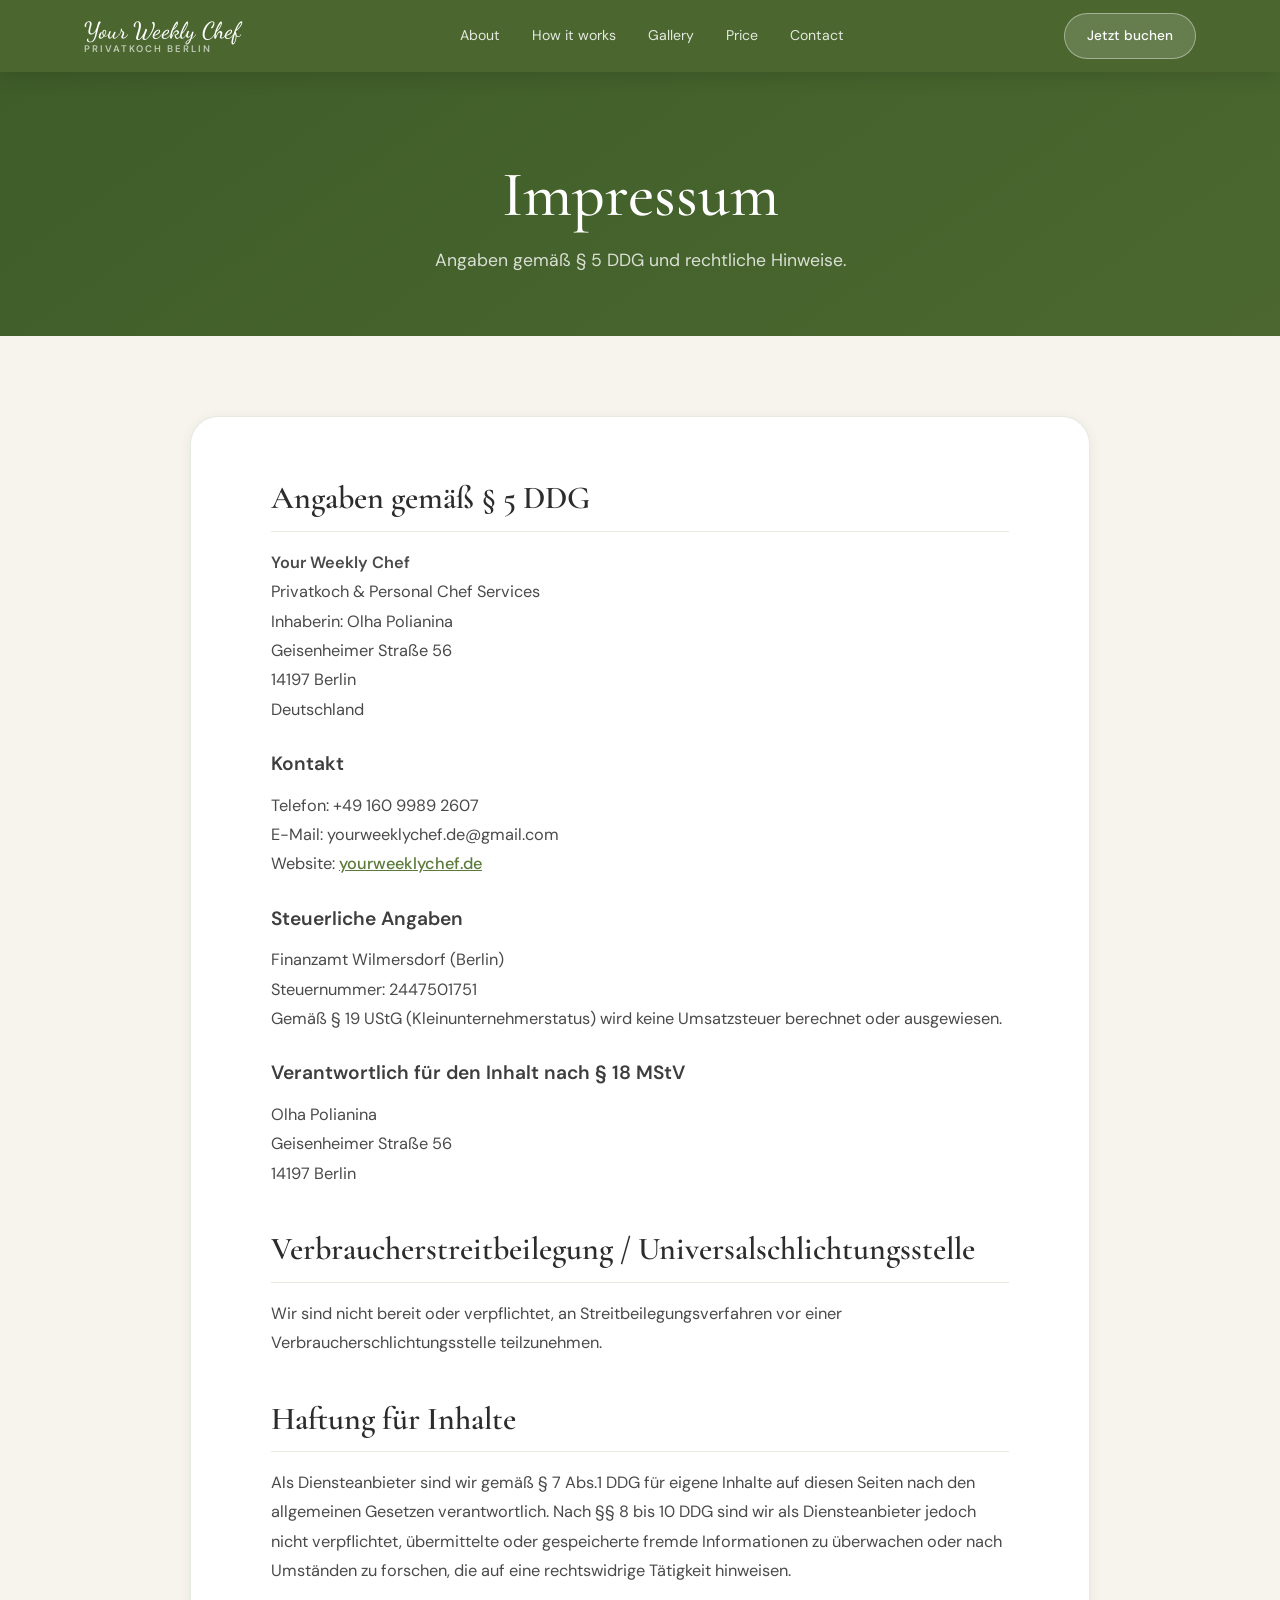
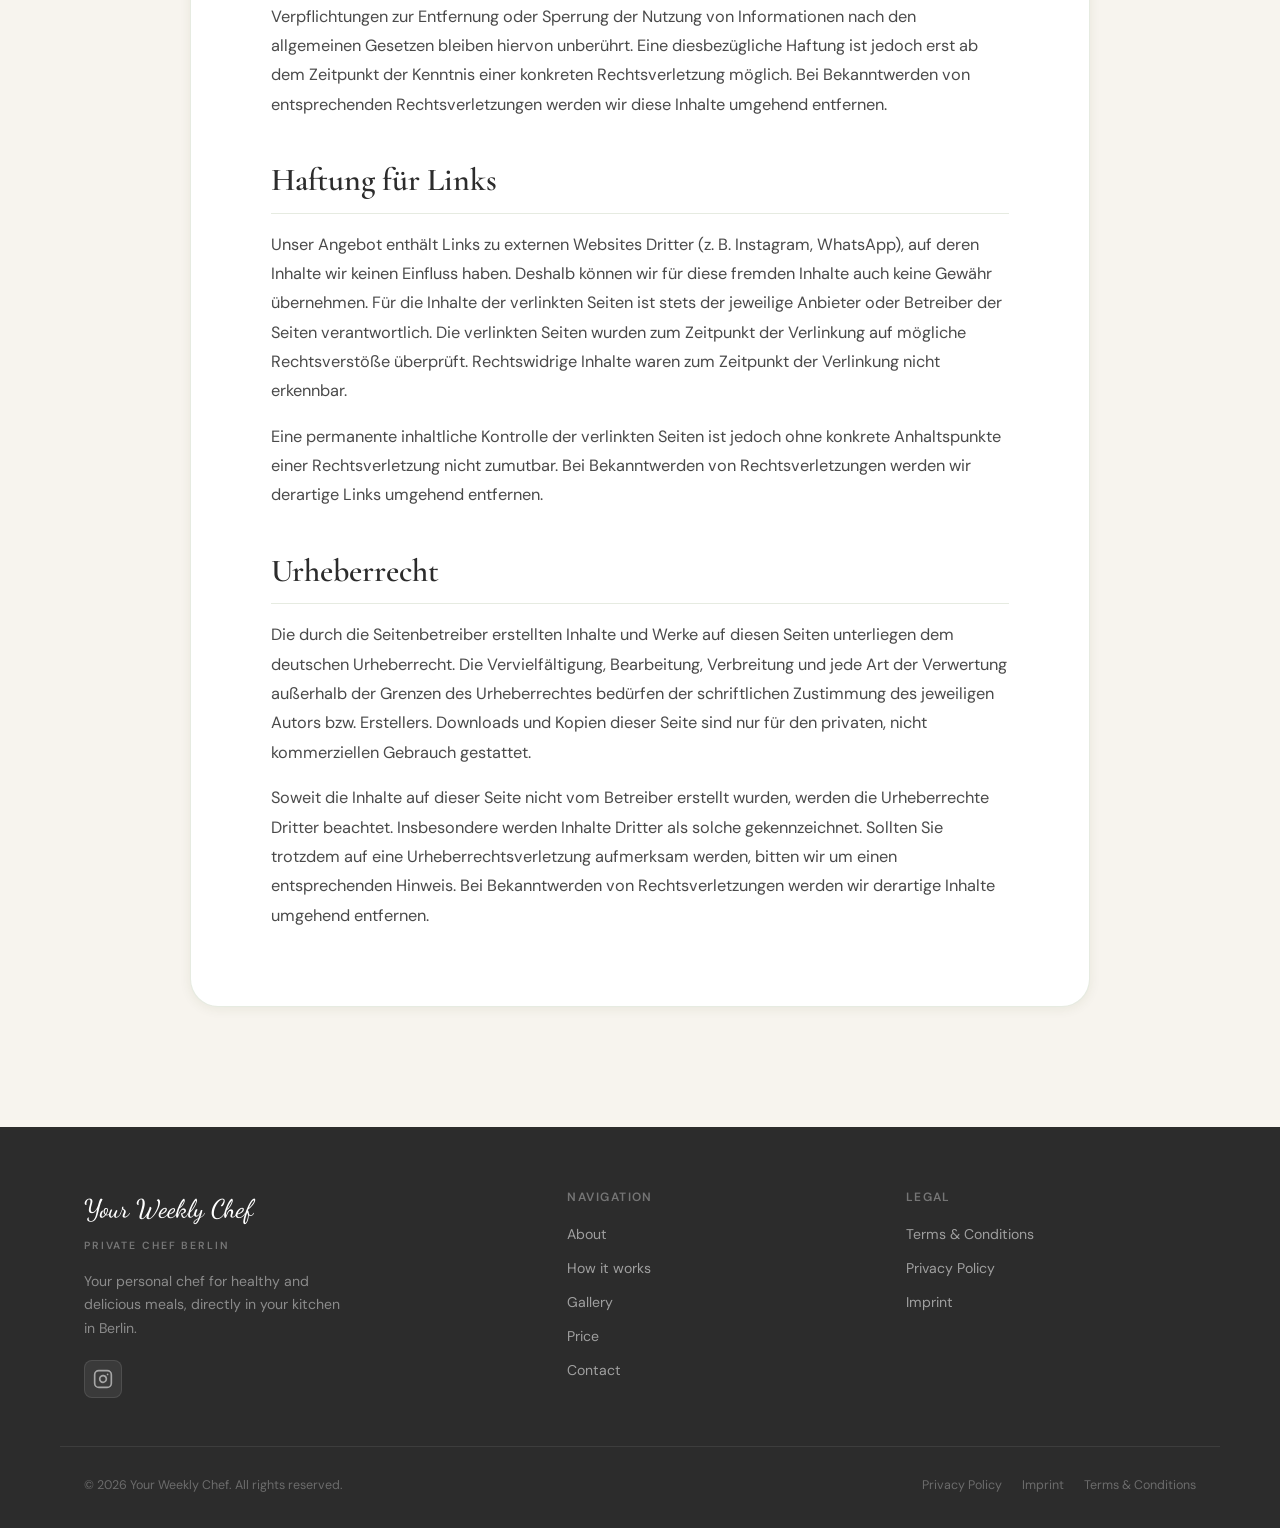
<file: en/impressum.html>
<!DOCTYPE html>
<html lang="de">
<head>
  <meta charset="UTF-8" />
  <meta name="viewport" content="width=device-width, initial-scale=1.0" />
  <title>Impressum — Your Weekly Chef Berlin</title>
  <meta name="description" content="Impressum und rechtliche Angaben von Your Weekly Chef in Berlin gemäß § 5 DDG." />
  <link rel="stylesheet" href="/fonts/fonts.css" />

  <style>
    /* ─── CSS Variables ─────────────────────────────────────────── */
    :root {
      --green-dark:    #3D5C28;
      --green-mid:     #4A6B2F;
      --green-main:    #5A7A3A;
      --green-light:   #6B8F47;
      --green-muted:   #7A9A55;
      --green-hero:    #4C6830;
      --tan:           #C9A96E;
      --tan-light:     #D4B882;
      --tan-pale:      #EDD9B0;
      --mint:          #E8F0E2;
      --mint-mid:      #D6E8CC;
      --cream:         #F7F4EE;
      --cream-dark:    #EDE8DF;
      --white:         #FFFFFF;
      --charcoal:      #2C2C2C;
      --charcoal-mid:  #3E3E3E;
      --text-body:     #4A4A4A;
      --text-light:    #6E6E6E;
      --text-muted:    #8A8A8A;
      --border:        rgba(90,122,58,0.15);
      --shadow-sm:     0 2px 12px rgba(60,80,30,0.08);
      --shadow-md:     0 8px 32px rgba(60,80,30,0.12);
      --shadow-lg:     0 20px 60px rgba(60,80,30,0.15);
      --radius-sm:     8px;
      --radius-md:     16px;
      --radius-lg:     28px;
      --radius-xl:     48px;
      --radius-full:   9999px;
      --font-serif:    'Cormorant Garamond', Georgia, serif;
      --font-sans:     'DM Sans', system-ui, sans-serif;
      --font-script:   'Dancing Script', cursive;
      --transition:    0.3s cubic-bezier(0.4, 0, 0.2, 1);
    }

    *, *::before, *::after { box-sizing: border-box; margin: 0; padding: 0; }
    html { scroll-behavior: smooth; font-size: 16px; }
    body { font-family: var(--font-sans); color: var(--text-body); background: var(--cream); line-height: 1.7; overflow-x: hidden; }
    a { text-decoration: none; color: inherit; }
    button { cursor: pointer; font-family: var(--font-sans); border: none; }
    ul { list-style: none; }

    .container { width: 100%; max-width: 1160px; margin: 0 auto; padding: 0 24px; }
    .btn { display: inline-flex; align-items: center; gap: 8px; padding: 14px 28px; border-radius: var(--radius-full); font-size: 0.9rem; font-weight: 500; transition: var(--transition); white-space: nowrap; }
    .btn-primary { background: var(--tan); color: var(--charcoal); }
    .btn-primary:hover { background: var(--tan-light); transform: translateY(-1px); box-shadow: 0 6px 20px rgba(201,169,110,0.4); }

    /* ─── Navigation ────────────────────────────────────────────── */
    .nav { position: fixed; top: 0; left: 0; right: 0; z-index: 100; padding: 0 24px; transition: var(--transition); background: rgba(76,104,48,0.97); backdrop-filter: blur(12px); box-shadow: 0 2px 20px rgba(0,0,0,0.15); }
    .nav__inner { max-width: 1160px; margin: 0 auto; height: 72px; display: flex; align-items: center; justify-content: space-between; gap: 24px; }
    .nav__logo { display: flex; flex-direction: column; line-height: 1; }
    .nav__logo-script { font-family: var(--font-script); font-size: 1.45rem; color: var(--white); letter-spacing: 0.01em; }
    .nav__logo-sub { font-family: var(--font-sans); font-size: 0.6rem; font-weight: 600; letter-spacing: 0.2em; text-transform: uppercase; color: rgba(255,255,255,0.65); margin-top: 2px; }

    .nav__links { display: flex; align-items: center; gap: 32px; }
    .nav__links a { font-size: 0.88rem; font-weight: 400; color: rgba(255,255,255,0.85); transition: color var(--transition); position: relative; }
    .nav__links a::after { content: ''; position: absolute; bottom: -3px; left: 0; width: 0; height: 1px; background: var(--tan); transition: width var(--transition); }
    .nav__links a:hover { color: var(--white); }
    .nav__links a:hover::after { width: 100%; }

    .nav__cta { background: rgba(255,255,255,0.15); color: var(--white); border: 1.5px solid rgba(255,255,255,0.4); padding: 10px 22px; border-radius: var(--radius-full); font-size: 0.85rem; font-weight: 500; transition: var(--transition); }
    .nav__cta:hover { background: var(--tan); border-color: var(--tan); color: var(--charcoal); }

    .nav__hamburger { display: none; flex-direction: column; gap: 5px; background: none; padding: 4px; }
    .nav__hamburger span { display: block; width: 24px; height: 2px; background: var(--white); border-radius: 2px; transition: var(--transition); }

    .nav__mobile { display: none; position: fixed; top: 72px; left: 0; right: 0; background: rgba(60,85,35,0.98); backdrop-filter: blur(12px); padding: 24px; z-index: 99; flex-direction: column; gap: 4px; border-top: 1px solid rgba(255,255,255,0.1); }
    .nav__mobile.open { display: flex; }
    .nav__mobile a { color: rgba(255,255,255,0.85); font-size: 1rem; padding: 12px 0; border-bottom: 1px solid rgba(255,255,255,0.08); transition: color var(--transition); }
    .nav__mobile a:hover { color: var(--tan); }

    /* ─── Page Header ───────────────────────────────────────────── */
    .page-header { padding: 160px 0 60px; background: linear-gradient(145deg, var(--green-dark) 0%, var(--green-hero) 100%); color: var(--white); text-align: center; }
    .page-header__title { font-family: var(--font-serif); font-size: clamp(2.5rem, 5vw, 4rem); font-weight: 500; line-height: 1.1; margin-bottom: 16px; }
    .page-header__subtitle { font-size: 1.1rem; color: rgba(255,255,255,0.8); max-width: 600px; margin: 0 auto; }

    /* ─── Legal Content ─────────────────────────────────────────── */
    .legal-content { padding: 80px 0 120px; background: var(--cream); }
    .legal-box { background: var(--white); border: 1px solid var(--border); border-radius: var(--radius-lg); padding: 60px 80px; box-shadow: var(--shadow-sm); max-width: 900px; margin: 0 auto; }
    .legal-box h2 { font-family: var(--font-serif); font-size: 2rem; color: var(--charcoal); margin: 40px 0 16px; padding-bottom: 12px; border-bottom: 1px solid var(--border); line-height: 1.3; }
    .legal-box h2:first-of-type { margin-top: 0; }
    .legal-box h3 { font-family: var(--font-sans); font-size: 1.2rem; font-weight: 600; color: var(--charcoal-mid); margin: 24px 0 10px; }
    .legal-box p { font-size: 1.02rem; color: var(--text-body); line-height: 1.8; margin-bottom: 16px; }
    .legal-box a { color: var(--green-main); text-decoration: underline; font-weight: 500; }
    .legal-box a:hover { color: var(--green-dark); }

    /* ─── Footer ────────────────────────────────────────────────── */
    .footer { background: var(--charcoal); padding: 60px 0 32px; }
    .footer__inner { display: grid; grid-template-columns: 1.5fr 1fr 1fr; gap: 48px; margin-bottom: 48px; }
    .footer__logo { font-family: var(--font-script); font-size: 1.6rem; color: var(--white); margin-bottom: 6px; }
    .footer__logo-sub { font-size: 0.65rem; font-weight: 600; letter-spacing: 0.18em; text-transform: uppercase; color: rgba(255,255,255,0.35); margin-bottom: 16px; }
    .footer__tagline { font-size: 0.88rem; color: rgba(255,255,255,0.45); line-height: 1.65; max-width: 260px; }
    .footer__social { display: flex; gap: 12px; margin-top: 20px; }
    .footer__social-link { width: 38px; height: 38px; border-radius: var(--radius-sm); background: rgba(255,255,255,0.07); border: 1px solid rgba(255,255,255,0.1); display: flex; align-items: center; justify-content: center; color: rgba(255,255,255,0.55); font-size: 1rem; transition: var(--transition); }
    .footer__social-link:hover { background: var(--green-main); border-color: var(--green-main); color: var(--white); }

    .footer__col-title { font-size: 0.75rem; font-weight: 700; letter-spacing: 0.12em; text-transform: uppercase; color: rgba(255,255,255,0.35); margin-bottom: 16px; }
    .footer__links { display: flex; flex-direction: column; gap: 10px; }
    .footer__links a { font-size: 0.88rem; color: rgba(255,255,255,0.55); transition: color var(--transition); }
    .footer__links a:hover { color: var(--tan); }
    .footer__bottom { border-top: 1px solid rgba(255,255,255,0.08); padding-top: 28px; display: flex; align-items: center; justify-content: space-between; gap: 16px; flex-wrap: wrap; }
    .footer__copy { font-size: 0.78rem; color: rgba(255,255,255,0.3); }
    .footer__bottom-links { display: flex; gap: 20px; }
    .footer__bottom-links a { font-size: 0.78rem; color: rgba(255,255,255,0.3); transition: color var(--transition); }
    .footer__bottom-links a:hover { color: rgba(255,255,255,0.6); }

    @media (max-width: 768px) {
      .nav__links, .nav__cta { display: none; }
      .nav__hamburger { display: flex; }
      .legal-box { padding: 40px 24px; }
      .footer__inner { grid-template-columns: 1fr; gap: 32px; }
      .footer__bottom { flex-direction: column; align-items: flex-start; }
    }
  </style>
</head>
<body>

  <nav class="nav">
    <div class="nav__inner container">
      <a href="index.html" class="nav__logo">
        <span class="nav__logo-script">Your Weekly Chef</span>
        <span class="nav__logo-sub">Privatkoch Berlin</span>
      </a>
      <div class="nav__links">
        <a href="index.html#about">About</a>
        <a href="index.html#how-it-works">How it works</a>
        <a href="index.html#gallery">Gallery</a>
        <a href="index.html#pricing">Price</a>
        <a href="index.html#contact">Contact</a>
      </div>
      <a href="index.html#contact" class="nav__cta btn-primary">Jetzt buchen</a>
      <button class="nav__hamburger" aria-label="Menü öffnen">
        <span></span><span></span><span></span>
      </button>
    </div>
    <div class="nav__mobile">
       <a href="index.html#about">About</a>
        <a href="index.html#how-it-works">How it works</a>
        <a href="index.html#gallery">Gallery</a>
        <a href="index.html#pricing">Price</a>
        <a href="index.html#contact">Contact</a>
      <a href="index.html#contact" class="btn-primary">Jetzt buchen</a>
    </div>
  </nav>

  <header class="page-header">
    <div class="container">
      <h1 class="page-header__title">Impressum</h1>
      <p class="page-header__subtitle">Angaben gemäß § 5 DDG und rechtliche Hinweise.</p>
    </div>
  </header>

  <main class="legal-content">
    <div class="container">
      <div class="legal-box">
        <h2>Angaben gemäß § 5 DDG</h2>
        <p>
          <strong>Your Weekly Chef</strong><br>
          Privatkoch & Personal Chef Services<br>
          Inhaberin: Olha Polianina<br>
          Geisenheimer Straße 56<br>
          14197 Berlin<br>
          Deutschland
        </p>

        <h3>Kontakt</h3>
        <p>
          Telefon: +49 160 9989 2607<br>
          E-Mail: yourweeklychef.de@gmail.com<br>
          Website: <a href="https://yourweeklychef.de">yourweeklychef.de</a>
        </p>

        <h3>Steuerliche Angaben</h3>
        <p>
          Finanzamt Wilmersdorf (Berlin)<br>
          Steuernummer: 2447501751<br>
          Gemäß § 19 UStG (Kleinunternehmerstatus) wird keine Umsatzsteuer berechnet oder ausgewiesen.
        </p>

        <h3>Verantwortlich für den Inhalt nach § 18 MStV</h3>
        <p>
          Olha Polianina<br>
          Geisenheimer Straße 56<br>
          14197 Berlin
        </p>

        <h2>Verbraucherstreitbeilegung / Universalschlichtungsstelle</h2>
        <p>Wir sind nicht bereit oder verpflichtet, an Streitbeilegungsverfahren vor einer Verbraucherschlichtungsstelle teilzunehmen.</p>

        <h2>Haftung für Inhalte</h2>
        <p>Als Diensteanbieter sind wir gemäß § 7 Abs.1 DDG für eigene Inhalte auf diesen Seiten nach den allgemeinen Gesetzen verantwortlich. Nach §§ 8 bis 10 DDG sind wir als Diensteanbieter jedoch nicht verpflichtet, übermittelte oder gespeicherte fremde Informationen zu überwachen oder nach Umständen zu forschen, die auf eine rechtswidrige Tätigkeit hinweisen.</p>
        <p>Verpflichtungen zur Entfernung oder Sperrung der Nutzung von Informationen nach den allgemeinen Gesetzen bleiben hiervon unberührt. Eine diesbezügliche Haftung ist jedoch erst ab dem Zeitpunkt der Kenntnis einer konkreten Rechtsverletzung möglich. Bei Bekanntwerden von entsprechenden Rechtsverletzungen werden wir diese Inhalte umgehend entfernen.</p>

        <h2>Haftung für Links</h2>
        <p>Unser Angebot enthält Links zu externen Websites Dritter (z. B. Instagram, WhatsApp), auf deren Inhalte wir keinen Einfluss haben. Deshalb können wir für diese fremden Inhalte auch keine Gewähr übernehmen. Für die Inhalte der verlinkten Seiten ist stets der jeweilige Anbieter oder Betreiber der Seiten verantwortlich. Die verlinkten Seiten wurden zum Zeitpunkt der Verlinkung auf mögliche Rechtsverstöße überprüft. Rechtswidrige Inhalte waren zum Zeitpunkt der Verlinkung nicht erkennbar.</p>
        <p>Eine permanente inhaltliche Kontrolle der verlinkten Seiten ist jedoch ohne konkrete Anhaltspunkte einer Rechtsverletzung nicht zumutbar. Bei Bekanntwerden von Rechtsverletzungen werden wir derartige Links umgehend entfernen.</p>

        <h2>Urheberrecht</h2>
        <p>Die durch die Seitenbetreiber erstellten Inhalte und Werke auf diesen Seiten unterliegen dem deutschen Urheberrecht. Die Vervielfältigung, Bearbeitung, Verbreitung und jede Art der Verwertung außerhalb der Grenzen des Urheberrechtes bedürfen der schriftlichen Zustimmung des jeweiligen Autors bzw. Erstellers. Downloads und Kopien dieser Seite sind nur für den privaten, nicht kommerziellen Gebrauch gestattet.</p>
        <p>Soweit die Inhalte auf dieser Seite nicht vom Betreiber erstellt wurden, werden die Urheberrechte Dritter beachtet. Insbesondere werden Inhalte Dritter als solche gekennzeichnet. Sollten Sie trotzdem auf eine Urheberrechtsverletzung aufmerksam werden, bitten wir um einen entsprechenden Hinweis. Bei Bekanntwerden von Rechtsverletzungen werden wir derartige Inhalte umgehend entfernen.</p>
      </div>
    </div>
  </main>

  <footer class="footer">
    <div class="container footer__inner">
      <div>
        <div class="footer__logo">Your Weekly Chef</div>
        <div class="footer__logo-sub">Private Chef Berlin</div>
        <p class="footer__tagline">Your personal chef for healthy and delicious meals, directly in your kitchen in Berlin.</p>
        <div class="footer__social">
          <a href="https://www.instagram.com/yourweekly.chef/" target="_blank" rel="noopener noreferrer" class="footer__social-link" title="Instagram Profil" aria-label="Instagram Profil">
            <svg xmlns="http://www.w3.org/2000/svg" width="20" height="20" viewBox="0 0 24 24" fill="none" stroke="currentColor" stroke-width="2" stroke-linecap="round" stroke-linejoin="round" class="lucide lucide-instagram"><rect width="20" height="20" x="2" y="2" rx="5" ry="5"/><path d="M16 11.37A4 4 0 1 1 12.63 8 4 4 0 0 1 16 11.37z"/><line x1="17.5" x2="17.51" y1="6.5" y2="6.5"/></svg>
          </a>
        </div>
      </div>
      <div>
        <div class="footer__col-title">Navigation</div>
        <div class="footer__links">
        <a href="index.html#about">About</a>
        <a href="index.html#how-it-works">How it works</a>
        <a href="index.html#gallery">Gallery</a>
        <a href="index.html#pricing">Price</a>
        <a href="index.html#contact">Contact</a>
        </div>
      </div>
     <div>
        <div class="footer__col-title">Legal</div>
        <div class="footer__links">
          <a href="agb.html">Terms & Conditions</a>
          <a href="datenschutz.html">Privacy Policy</a>
          <a href="impressum.html">Imprint</a>
        </div>
      </div>
    </div>

    <div class="container footer__bottom">
      <div class="footer__copy">© 2026 Your Weekly Chef. All rights reserved.</div>
      <div class="footer__bottom-links">
        <a href="datenschutz.html">Privacy Policy</a>
        <a href="impressum.html">Imprint</a>
        <a href="agb.html">Terms & Conditions</a>
      </div>
    </div>
  </footer>

  <script>
    const hamburger = document.querySelector('.nav__hamburger');
    const mobileNav = document.querySelector('.nav__mobile');
    if (hamburger && mobileNav) {
      hamburger.addEventListener('click', () => {
        mobileNav.classList.toggle('open');
        hamburger.classList.toggle('open');
      });
      mobileNav.querySelectorAll('a').forEach(link => {
        link.addEventListener('click', () => {
          mobileNav.classList.remove('open');
          hamburger.classList.remove('open');
        });
      });
    }
  </script>
</body>
</html>
</file>
<file: fonts/fonts.css>
@font-face {
  font-family: 'Cormorant Garamond';
  font-style: italic;
  font-weight: 300;
  font-display: swap;
  src: url(/fonts/cormorant-garamond-italic.woff2) format('woff2');
  unicode-range: U+0000-00FF, U+0131, U+0152-0153, U+02BB-02BC, U+02C6, U+02DA, U+02DC, U+0304, U+0308, U+0329, U+2000-206F, U+20AC, U+2122, U+2191, U+2193, U+2212, U+2215, U+FEFF, U+FFFD;
}
@font-face {
  font-family: 'Cormorant Garamond';
  font-style: italic;
  font-weight: 400;
  font-display: swap;
  src: url(/fonts/cormorant-garamond-italic.woff2) format('woff2');
  unicode-range: U+0000-00FF, U+0131, U+0152-0153, U+02BB-02BC, U+02C6, U+02DA, U+02DC, U+0304, U+0308, U+0329, U+2000-206F, U+20AC, U+2122, U+2191, U+2193, U+2212, U+2215, U+FEFF, U+FFFD;
}
@font-face {
  font-family: 'Cormorant Garamond';
  font-style: italic;
  font-weight: 500;
  font-display: swap;
  src: url(/fonts/cormorant-garamond-italic.woff2) format('woff2');
  unicode-range: U+0000-00FF, U+0131, U+0152-0153, U+02BB-02BC, U+02C6, U+02DA, U+02DC, U+0304, U+0308, U+0329, U+2000-206F, U+20AC, U+2122, U+2191, U+2193, U+2212, U+2215, U+FEFF, U+FFFD;
}
@font-face {
  font-family: 'Cormorant Garamond';
  font-style: normal;
  font-weight: 300;
  font-display: swap;
  src: url(/fonts/cormorant-garamond-normal.woff2) format('woff2');
  unicode-range: U+0000-00FF, U+0131, U+0152-0153, U+02BB-02BC, U+02C6, U+02DA, U+02DC, U+0304, U+0308, U+0329, U+2000-206F, U+20AC, U+2122, U+2191, U+2193, U+2212, U+2215, U+FEFF, U+FFFD;
}
@font-face {
  font-family: 'Cormorant Garamond';
  font-style: normal;
  font-weight: 400;
  font-display: swap;
  src: url(/fonts/cormorant-garamond-normal.woff2) format('woff2');
  unicode-range: U+0000-00FF, U+0131, U+0152-0153, U+02BB-02BC, U+02C6, U+02DA, U+02DC, U+0304, U+0308, U+0329, U+2000-206F, U+20AC, U+2122, U+2191, U+2193, U+2212, U+2215, U+FEFF, U+FFFD;
}
@font-face {
  font-family: 'Cormorant Garamond';
  font-style: normal;
  font-weight: 500;
  font-display: swap;
  src: url(/fonts/cormorant-garamond-normal.woff2) format('woff2');
  unicode-range: U+0000-00FF, U+0131, U+0152-0153, U+02BB-02BC, U+02C6, U+02DA, U+02DC, U+0304, U+0308, U+0329, U+2000-206F, U+20AC, U+2122, U+2191, U+2193, U+2212, U+2215, U+FEFF, U+FFFD;
}
@font-face {
  font-family: 'Cormorant Garamond';
  font-style: normal;
  font-weight: 600;
  font-display: swap;
  src: url(/fonts/cormorant-garamond-normal.woff2) format('woff2');
  unicode-range: U+0000-00FF, U+0131, U+0152-0153, U+02BB-02BC, U+02C6, U+02DA, U+02DC, U+0304, U+0308, U+0329, U+2000-206F, U+20AC, U+2122, U+2191, U+2193, U+2212, U+2215, U+FEFF, U+FFFD;
}
@font-face {
  font-family: 'DM Sans';
  font-style: italic;
  font-weight: 300;
  font-display: swap;
  src: url(/fonts/dm-sans-italic.woff2) format('woff2');
  unicode-range: U+0000-00FF, U+0131, U+0152-0153, U+02BB-02BC, U+02C6, U+02DA, U+02DC, U+0304, U+0308, U+0329, U+2000-206F, U+20AC, U+2122, U+2191, U+2193, U+2212, U+2215, U+FEFF, U+FFFD;
}
@font-face {
  font-family: 'DM Sans';
  font-style: normal;
  font-weight: 300;
  font-display: swap;
  src: url(/fonts/dm-sans-normal.woff2) format('woff2');
  unicode-range: U+0000-00FF, U+0131, U+0152-0153, U+02BB-02BC, U+02C6, U+02DA, U+02DC, U+0304, U+0308, U+0329, U+2000-206F, U+20AC, U+2122, U+2191, U+2193, U+2212, U+2215, U+FEFF, U+FFFD;
}
@font-face {
  font-family: 'DM Sans';
  font-style: normal;
  font-weight: 400;
  font-display: swap;
  src: url(/fonts/dm-sans-normal.woff2) format('woff2');
  unicode-range: U+0000-00FF, U+0131, U+0152-0153, U+02BB-02BC, U+02C6, U+02DA, U+02DC, U+0304, U+0308, U+0329, U+2000-206F, U+20AC, U+2122, U+2191, U+2193, U+2212, U+2215, U+FEFF, U+FFFD;
}
@font-face {
  font-family: 'DM Sans';
  font-style: normal;
  font-weight: 500;
  font-display: swap;
  src: url(/fonts/dm-sans-normal.woff2) format('woff2');
  unicode-range: U+0000-00FF, U+0131, U+0152-0153, U+02BB-02BC, U+02C6, U+02DA, U+02DC, U+0304, U+0308, U+0329, U+2000-206F, U+20AC, U+2122, U+2191, U+2193, U+2212, U+2215, U+FEFF, U+FFFD;
}
@font-face {
  font-family: 'DM Sans';
  font-style: normal;
  font-weight: 600;
  font-display: swap;
  src: url(/fonts/dm-sans-normal.woff2) format('woff2');
  unicode-range: U+0000-00FF, U+0131, U+0152-0153, U+02BB-02BC, U+02C6, U+02DA, U+02DC, U+0304, U+0308, U+0329, U+2000-206F, U+20AC, U+2122, U+2191, U+2193, U+2212, U+2215, U+FEFF, U+FFFD;
}
@font-face {
  font-family: 'Dancing Script';
  font-style: normal;
  font-weight: 500;
  font-display: swap;
  src: url(/fonts/dancing-script.woff2) format('woff2');
  unicode-range: U+0000-00FF, U+0131, U+0152-0153, U+02BB-02BC, U+02C6, U+02DA, U+02DC, U+0304, U+0308, U+0329, U+2000-206F, U+20AC, U+2122, U+2191, U+2193, U+2212, U+2215, U+FEFF, U+FFFD;
}
@font-face {
  font-family: 'Dancing Script';
  font-style: normal;
  font-weight: 600;
  font-display: swap;
  src: url(/fonts/dancing-script.woff2) format('woff2');
  unicode-range: U+0000-00FF, U+0131, U+0152-0153, U+02BB-02BC, U+02C6, U+02DA, U+02DC, U+0304, U+0308, U+0329, U+2000-206F, U+20AC, U+2122, U+2191, U+2193, U+2212, U+2215, U+FEFF, U+FFFD;
}
</file>
